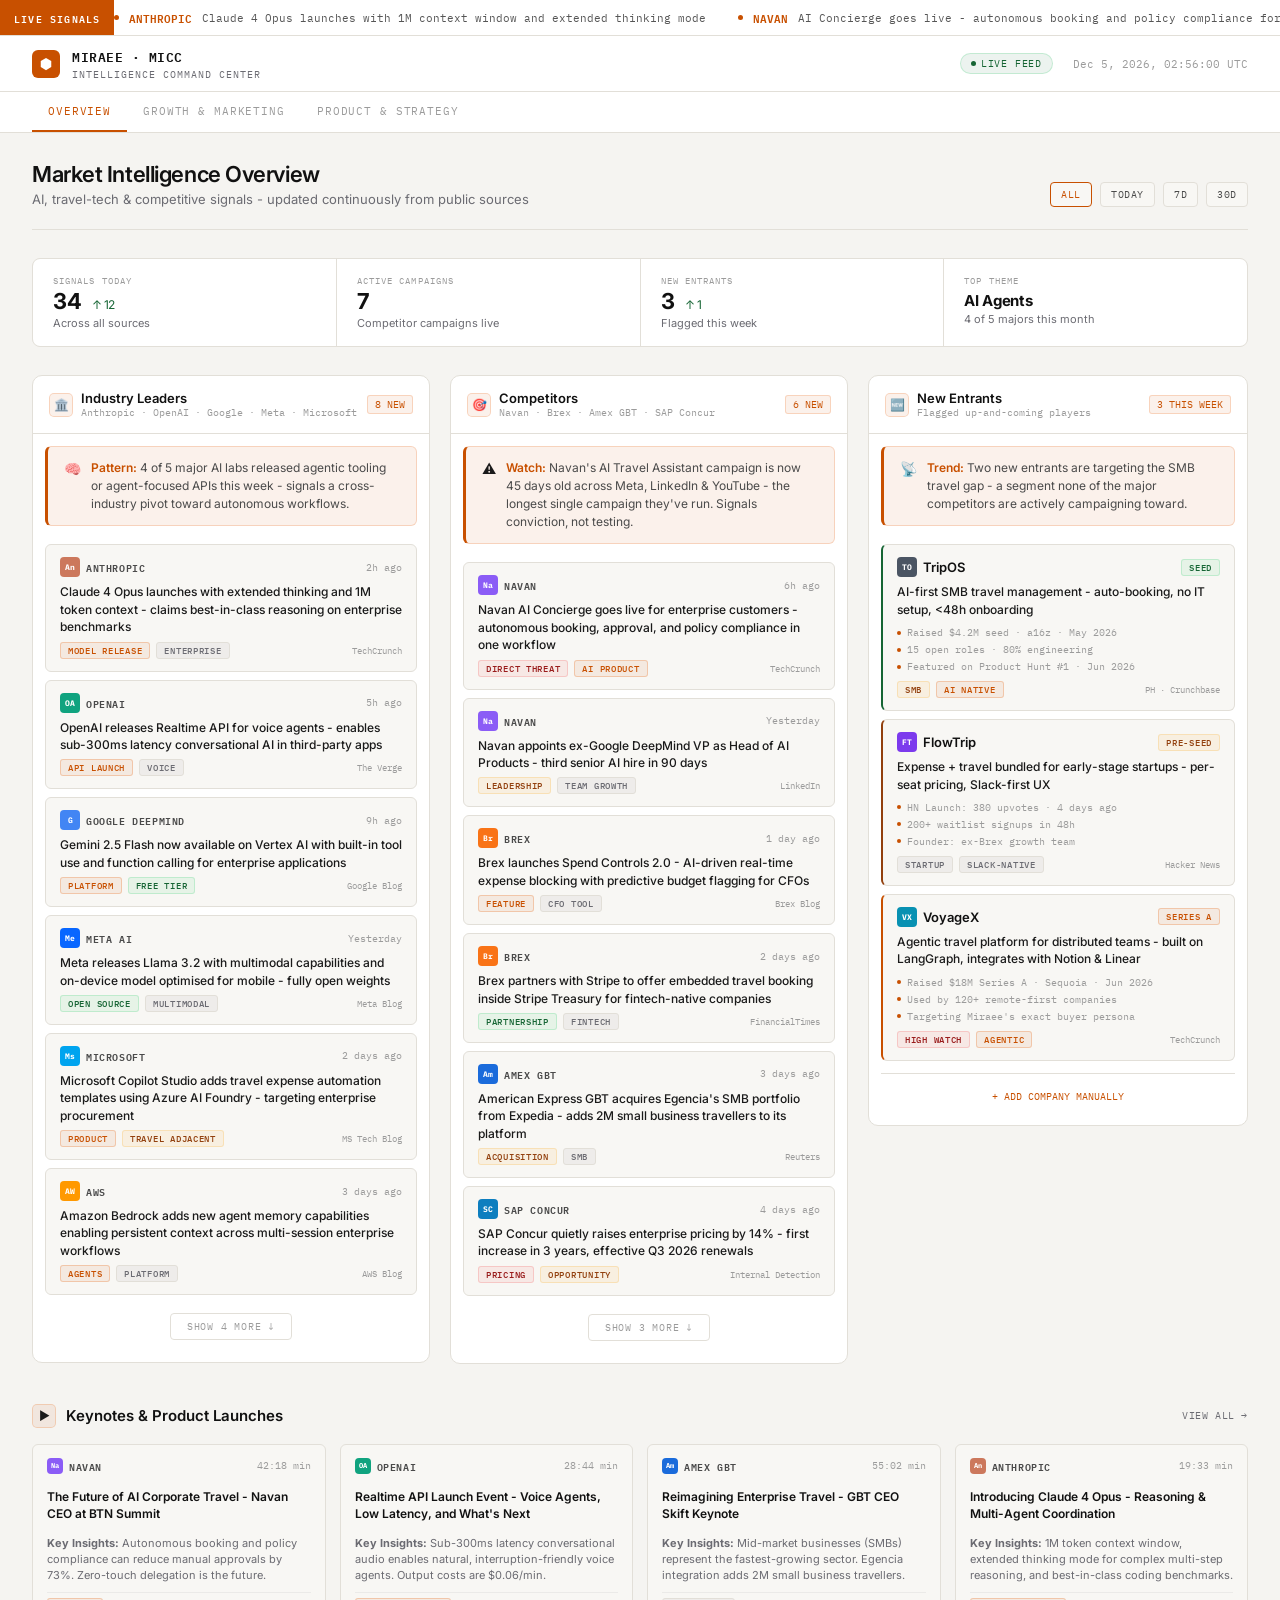
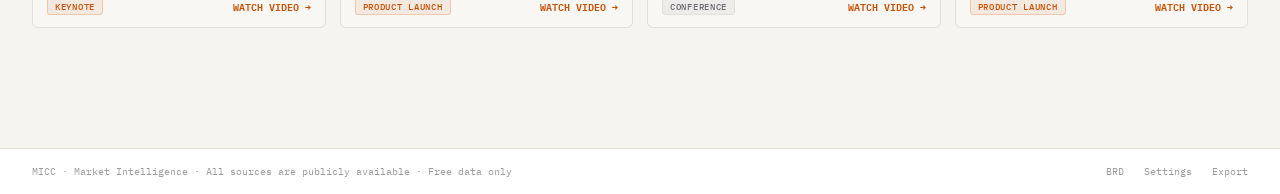
<file: News_Intelligence/Context/index.html>
<!DOCTYPE html>
<html lang="en">
<head>
  <meta charset="UTF-8" />
  <meta name="viewport" content="width=device-width, initial-scale=1.0" />
  <title>MICC · Market Intelligence</title>
  <link rel="preconnect" href="https://fonts.googleapis.com" />
  <link rel="preconnect" href="https://fonts.gstatic.com" crossorigin />
  <link href="https://fonts.googleapis.com/css2?family=IBM+Plex+Mono:wght@400;500;600&family=Inter:wght@300;400;500;600;700&display=swap" rel="stylesheet" />
  <style>
    /* ── RESET & BASE ─────────────────────────── */
    *, *::before, *::after { box-sizing: border-box; margin: 0; padding: 0; }

    :root {
      --bg:          #F5F4F1;
      --surface:     #FFFFFF;
      --surface2:    #F8F7F4;
      --surface3:    #EEECEA;
      --border:      #E2DFD8;
      --border2:     #CCC9C0;
      --orange:      #C85000;
      --orange-dim:  #FCEEE6;
      --orange-glow: rgba(200,80,0,0.08);
      --slate:       #6B6B72;
      --muted:       #9B9B9B;
      --text:        #1A1A1A;
      --text-dim:    #4A4A4A;
      --white:       #111111;
      --green:       #166534;
      --green-dim:   rgba(22,101,52,0.08);
      --amber:       #92400E;
      --red:         #991B1B;
      --mono:        'IBM Plex Mono', monospace;
      --sans:        'Inter', sans-serif;
    }

    html { font-size: 14px; scroll-behavior: smooth; }

    body {
      background: var(--bg);
      color: var(--text);
      font-family: var(--sans);
      min-height: 100vh;
      -webkit-font-smoothing: antialiased;
    }

    /* ── TICKER BAR ───────────────────────────── */
    .ticker-wrap {
      background: var(--surface);
      border-bottom: 1px solid var(--border);
      overflow: hidden;
      height: 36px;
      display: flex;
      align-items: center;
      position: sticky;
      top: 0;
      z-index: 100;
    }

    .ticker-label {
      background: var(--orange);
      color: #fff;
      font-family: var(--mono);
      font-size: 10px;
      font-weight: 600;
      letter-spacing: 0.12em;
      padding: 0 14px;
      height: 100%;
      display: flex;
      align-items: center;
      flex-shrink: 0;
      white-space: nowrap;
      z-index: 1;
    }

    .ticker-track {
      display: flex;
      white-space: nowrap;
      animation: ticker-scroll 60s linear infinite;
      will-change: transform;
    }

    .ticker-track:hover { animation-play-state: paused; }

    .ticker-item {
      font-family: var(--mono);
      font-size: 11px;
      color: #555;
      padding: 0 32px 0 0;
      display: inline-flex;
      align-items: center;
      gap: 10px;
    }

    .ticker-item .t-dot {
      width: 5px;
      height: 5px;
      border-radius: 50%;
      background: var(--orange);
      flex-shrink: 0;
    }

    .ticker-item .t-co {
      color: var(--orange);
      font-weight: 600;
    }

    @keyframes ticker-scroll {
      0%   { transform: translateX(0); }
      100% { transform: translateX(-50%); }
    }

    /* ── HEADER ───────────────────────────────── */
    header {
      background: var(--surface);
      border-bottom: 1px solid var(--border);
      padding: 0 32px;
      display: flex;
      align-items: center;
      justify-content: space-between;
      height: 56px;
    }

    .logo {
      display: flex;
      align-items: center;
      gap: 12px;
    }

    .logo-mark {
      width: 28px;
      height: 28px;
      background: var(--orange);
      border-radius: 6px;
      display: flex;
      align-items: center;
      justify-content: center;
    }

    .logo-mark svg {
      width: 14px;
      height: 14px;
      fill: #fff;
    }

    .logo-text {
      font-family: var(--mono);
      font-size: 13px;
      font-weight: 600;
      color: var(--white);
      letter-spacing: 0.04em;
    }

    .logo-sub {
      font-family: var(--mono);
      font-size: 10px;
      color: var(--slate);
      letter-spacing: 0.1em;
      text-transform: uppercase;
    }

    .header-right {
      display: flex;
      align-items: center;
      gap: 20px;
    }

    .header-badge {
      font-family: var(--mono);
      font-size: 10px;
      color: var(--green);
      background: var(--green-dim);
      border: 1px solid rgba(34,197,94,0.2);
      border-radius: 20px;
      padding: 3px 10px;
      display: flex;
      align-items: center;
      gap: 5px;
      letter-spacing: 0.08em;
    }

    .header-badge::before {
      content: '';
      width: 5px;
      height: 5px;
      background: var(--green);
      border-radius: 50%;
      animation: pulse-green 2s ease-in-out infinite;
    }

    @keyframes pulse-green {
      0%, 100% { opacity: 1; }
      50% { opacity: 0.4; }
    }

    .header-time {
      font-family: var(--mono);
      font-size: 11px;
      color: var(--muted);
    }

    /* ── NAV TABS ─────────────────────────────── */
    .nav-tabs {
      background: var(--surface);
      border-bottom: 1px solid var(--border);
      padding: 0 32px;
      display: flex;
      gap: 0;
    }

    .nav-tab {
      font-family: var(--mono);
      font-size: 11px;
      letter-spacing: 0.08em;
      color: var(--muted);
      padding: 12px 16px;
      cursor: pointer;
      border-bottom: 2px solid transparent;
      transition: color 0.15s, border-color 0.15s;
      text-transform: uppercase;
      white-space: nowrap;
    }

    .nav-tab.active {
      color: var(--orange);
      border-bottom-color: var(--orange);
    }

    .nav-tab:hover:not(.active) { color: var(--text-dim); }

    /* ── PAGE LAYOUT ──────────────────────────── */
    .page {
      max-width: 1440px;
      margin: 0 auto;
      padding: 28px 32px 60px;
    }

    /* ── PAGE HERO ────────────────────────────── */
    .page-hero {
      display: flex;
      align-items: flex-end;
      justify-content: space-between;
      margin-bottom: 28px;
      padding-bottom: 22px;
      border-bottom: 1px solid var(--border);
    }

    .page-hero-left h1 {
      font-size: 22px;
      font-weight: 600;
      color: var(--white);
      letter-spacing: -0.02em;
      line-height: 1.2;
    }

    .page-hero-left p {
      font-size: 13px;
      color: var(--slate);
      margin-top: 4px;
    }

    .filter-row {
      display: flex;
      gap: 8px;
      align-items: center;
    }

    .filter-chip {
      font-family: var(--mono);
      font-size: 10px;
      color: var(--text-dim);
      background: var(--surface2);
      border: 1px solid var(--border);
      border-radius: 4px;
      padding: 5px 10px;
      cursor: pointer;
      letter-spacing: 0.06em;
      transition: border-color 0.15s, color 0.15s;
    }

    .filter-chip:hover, .filter-chip.active {
      border-color: var(--orange);
      color: var(--orange);
    }

    /* ── STATS STRIP ──────────────────────────── */
    .stats-strip {
      display: grid;
      grid-template-columns: repeat(4, 1fr);
      gap: 1px;
      background: var(--border);
      border: 1px solid var(--border);
      border-radius: 8px;
      overflow: hidden;
      margin-bottom: 28px;
    }

    .stat-cell {
      background: var(--surface);
      padding: 16px 20px;
      display: flex;
      flex-direction: column;
      gap: 4px;
    }

    .stat-label {
      font-family: var(--mono);
      font-size: 9px;
      letter-spacing: 0.12em;
      color: var(--muted);
      text-transform: uppercase;
    }

    .stat-value {
      font-size: 22px;
      font-weight: 700;
      color: var(--white);
      letter-spacing: -0.02em;
      line-height: 1;
    }

    .stat-value span {
      font-size: 12px;
      font-weight: 400;
      color: var(--green);
      margin-left: 6px;
    }

    .stat-sub {
      font-size: 11px;
      color: var(--slate);
    }

    /* ── SECTION HEADER ───────────────────────── */
    .section-header {
      display: flex;
      align-items: center;
      justify-content: space-between;
      margin-bottom: 16px;
      margin-top: 36px;
    }

    .section-header:first-of-type { margin-top: 0; }

    .section-title {
      display: flex;
      align-items: center;
      gap: 10px;
    }

    .section-eyebrow {
      font-family: var(--mono);
      font-size: 9px;
      letter-spacing: 0.14em;
      color: var(--orange);
      text-transform: uppercase;
      font-weight: 600;
    }

    .section-name {
      font-size: 15px;
      font-weight: 600;
      color: var(--white);
    }

    .section-count {
      font-family: var(--mono);
      font-size: 10px;
      color: var(--muted);
      background: var(--surface2);
      border: 1px solid var(--border);
      border-radius: 3px;
      padding: 2px 7px;
    }

    .section-link {
      font-family: var(--mono);
      font-size: 10px;
      color: var(--slate);
      cursor: pointer;
      letter-spacing: 0.06em;
      transition: color 0.15s;
      text-decoration: none;
    }

    .section-link:hover { color: var(--orange); }

    /* ── THREE-COLUMN GRID ────────────────────── */
    .main-grid {
      display: grid;
      grid-template-columns: 1fr 1fr 380px;
      gap: 20px;
      align-items: start;
    }

    /* ── NEWS CARD ────────────────────────────── */
    .news-card {
      background: var(--surface);
      border: 1px solid var(--border);
      border-radius: 8px;
      overflow: hidden;
      transition: border-color 0.15s;
      cursor: pointer;
    }

    .news-card:hover { border-color: var(--border2); }

    .news-card-top {
      padding: 14px 16px;
    }

    .news-card-meta {
      display: flex;
      align-items: center;
      justify-content: space-between;
      margin-bottom: 8px;
    }

    .news-company-badge {
      display: flex;
      align-items: center;
      gap: 6px;
    }

    .company-logo {
      width: 20px;
      height: 20px;
      border-radius: 4px;
      display: flex;
      align-items: center;
      justify-content: center;
      font-family: var(--mono);
      font-size: 8px;
      font-weight: 700;
      color: #fff;
      flex-shrink: 0;
    }

    .company-name {
      font-family: var(--mono);
      font-size: 10px;
      font-weight: 600;
      color: var(--text-dim);
      letter-spacing: 0.06em;
    }

    .news-time {
      font-family: var(--mono);
      font-size: 10px;
      color: var(--muted);
    }

    .news-headline {
      font-size: 13px;
      font-weight: 500;
      color: var(--text);
      line-height: 1.5;
      margin-bottom: 8px;
    }

    .news-summary {
      font-size: 12px;
      color: var(--slate);
      line-height: 1.55;
    }

    .news-card-footer {
      padding: 8px 16px;
      border-top: 1px solid var(--border);
      display: flex;
      align-items: center;
      justify-content: space-between;
      background: var(--surface2);
    }

    .news-tags {
      display: flex;
      gap: 6px;
    }

    .tag {
      font-family: var(--mono);
      font-size: 9px;
      letter-spacing: 0.08em;
      padding: 2px 7px;
      border-radius: 3px;
      font-weight: 500;
    }

    .tag-orange { background: var(--orange-glow); color: var(--orange); border: 1px solid rgba(232,93,4,0.25); }
    .tag-slate  { background: var(--surface3); color: var(--slate); border: 1px solid var(--border); }
    .tag-green  { background: rgba(34,197,94,0.08); color: var(--green); border: 1px solid rgba(34,197,94,0.2); }
    .tag-amber  { background: rgba(245,158,11,0.08); color: var(--amber); border: 1px solid rgba(245,158,11,0.2); }
    .tag-red    { background: rgba(239,68,68,0.08); color: var(--red); border: 1px solid rgba(239,68,68,0.2); }

    .news-source {
      font-family: var(--mono);
      font-size: 9px;
      color: var(--muted);
    }

    /* ── CARD STACKS (per section col) ───────── */
    .card-stack {
      display: flex;
      flex-direction: column;
      gap: 10px;
    }

    /* ── NEW ENTRANTS COL ─────────────────────── */
    .entrant-card {
      background: var(--surface);
      border: 1px solid var(--border);
      border-radius: 8px;
      padding: 14px 16px;
      transition: border-color 0.15s;
      cursor: pointer;
    }

    .entrant-card:hover { border-color: var(--orange-dim); }

    .entrant-header {
      display: flex;
      align-items: flex-start;
      justify-content: space-between;
      margin-bottom: 8px;
    }

    .entrant-name {
      font-size: 13px;
      font-weight: 600;
      color: var(--white);
    }

    .entrant-stage {
      font-family: var(--mono);
      font-size: 9px;
      color: var(--green);
      background: var(--green-dim);
      border: 1px solid rgba(34,197,94,0.2);
      border-radius: 3px;
      padding: 2px 7px;
      letter-spacing: 0.06em;
    }

    .entrant-desc {
      font-size: 12px;
      color: var(--slate);
      line-height: 1.5;
      margin-bottom: 10px;
    }

    .entrant-signals {
      display: flex;
      flex-direction: column;
      gap: 4px;
    }

    .entrant-signal {
      display: flex;
      align-items: center;
      gap: 6px;
      font-family: var(--mono);
      font-size: 10px;
      color: var(--text-dim);
    }

    .signal-dot {
      width: 4px;
      height: 4px;
      border-radius: 50%;
      background: var(--orange);
      flex-shrink: 0;
    }

    .entrant-card .news-card-footer {
      margin: 12px -16px -14px;
      border-radius: 0 0 8px 8px;
    }

    /* ── INSIGHT BANNER ───────────────────────── */
    .insight-banner {
      background: var(--orange-glow);
      border: 1px solid rgba(232,93,4,0.2);
      border-left: 3px solid var(--orange);
      border-radius: 6px;
      padding: 12px 16px;
      display: flex;
      gap: 10px;
      align-items: flex-start;
      margin-bottom: 10px;
    }

    .insight-icon {
      font-size: 14px;
      flex-shrink: 0;
      margin-top: 1px;
    }

    .insight-text {
      font-size: 12px;
      color: var(--text-dim);
      line-height: 1.5;
    }

    .insight-text strong {
      color: var(--orange);
      font-weight: 600;
    }

    /* ── SECTION DIVIDER ──────────────────────── */
    .section-divider {
      height: 1px;
      background: var(--border);
      margin: 32px 0;
    }

    /* ── VIDEO CAROUSEL ───────────────────────── */
    .video-section {
      margin-top: 36px;
    }

    .video-grid {
      display: grid;
      grid-template-columns: repeat(4, 1fr);
      gap: 14px;
    }

    .video-card {
      background: var(--surface);
      border: 1px solid var(--border);
      border-radius: 8px;
      overflow: hidden;
      cursor: pointer;
      transition: border-color 0.15s, transform 0.15s;
    }

    .video-card:hover {
      border-color: var(--border2);
      transform: translateY(-2px);
    }

    .video-thumb {
      position: relative;
      aspect-ratio: 16/9;
      overflow: hidden;
    }

    .video-thumb-bg {
      width: 100%;
      height: 100%;
      display: flex;
      align-items: center;
      justify-content: center;
      font-size: 28px;
      position: relative;
    }

    .video-thumb-overlay {
      position: absolute;
      inset: 0;
      background: linear-gradient(to bottom, transparent 40%, rgba(0,0,0,0.45) 100%);
    }

    .video-play {
      position: absolute;
      top: 50%;
      left: 50%;
      transform: translate(-50%, -50%);
      width: 40px;
      height: 40px;
      border-radius: 50%;
      background: rgba(232,93,4,0.9);
      display: flex;
      align-items: center;
      justify-content: center;
      transition: background 0.15s, transform 0.15s;
    }

    .video-card:hover .video-play {
      background: var(--orange);
      transform: translate(-50%, -50%) scale(1.08);
    }

    .video-play svg {
      width: 14px;
      height: 14px;
      fill: white;
      margin-left: 2px;
    }

    .video-duration {
      position: absolute;
      bottom: 8px;
      right: 8px;
      background: rgba(0,0,0,0.65);
      color: #fff;
      font-family: var(--mono);
      font-size: 10px;
      padding: 2px 6px;
      border-radius: 3px;
    }

    .video-type-badge {
      position: absolute;
      top: 8px;
      left: 8px;
      font-family: var(--mono);
      font-size: 9px;
      font-weight: 600;
      letter-spacing: 0.08em;
      padding: 2px 8px;
      border-radius: 3px;
    }

    .video-body {
      padding: 12px 14px;
    }

    .video-company {
      display: flex;
      align-items: center;
      gap: 6px;
      margin-bottom: 6px;
    }

    .video-company-name {
      font-family: var(--mono);
      font-size: 10px;
      color: var(--slate);
      font-weight: 500;
    }

    .video-title {
      font-size: 12px;
      font-weight: 500;
      color: var(--text);
      line-height: 1.45;
      margin-bottom: 6px;
    }

    .video-meta {
      font-family: var(--mono);
      font-size: 10px;
      color: var(--muted);
    }

    /* ── COMPETITOR SECTION ACCENT ────────────── */
    .col-header-accent {
      display: flex;
      align-items: center;
      gap: 8px;
      margin-bottom: 10px;
    }

    .col-header-line {
      flex: 1;
      height: 1px;
      background: var(--border);
    }

    /* ── SCROLLABLE SECTION ───────────────────── */
    .scroll-more {
      text-align: center;
      padding: 10px;
    }

    .scroll-more button {
      background: none;
      border: 1px solid var(--border);
      border-radius: 4px;
      color: var(--muted);
      font-family: var(--mono);
      font-size: 10px;
      letter-spacing: 0.08em;
      padding: 6px 16px;
      cursor: pointer;
      transition: border-color 0.15s, color 0.15s;
    }

    .scroll-more button:hover {
      border-color: var(--orange);
      color: var(--orange);
    }

    /* ── MINI COMPANY LOGO COLORS ─────────────── */
    .logo-anthropic { background: #CC785C; }
    .logo-openai    { background: #10A37F; }
    .logo-google    { background: #4285F4; }
    .logo-meta      { background: #0866FF; }
    .logo-microsoft { background: #00A4EF; }
    .logo-amazon    { background: #FF9900; }
    .logo-navan     { background: #8B5CF6; }
    .logo-brex      { background: #F97316; }
    .logo-amex      { background: #1A6BDB; }
    .logo-sap       { background: #0D7EBF; }
    .logo-default   { background: #4B5563; }

    /* ── GRID COLUMN WRAPPERS ─────────────────── */
    .grid-col-inner {
      background: var(--surface);
      border: 1px solid var(--border);
      border-radius: 10px;
      overflow: hidden;
    }

    .grid-col-heading {
      padding: 14px 16px;
      border-bottom: 1px solid var(--border);
      display: flex;
      align-items: center;
      justify-content: space-between;
    }

    .grid-col-heading-left {
      display: flex;
      align-items: center;
      gap: 8px;
    }

    .col-icon {
      width: 24px;
      height: 24px;
      border-radius: 5px;
      background: var(--orange-glow);
      border: 1px solid rgba(232,93,4,0.2);
      display: flex;
      align-items: center;
      justify-content: center;
      font-size: 12px;
    }

    .col-title {
      font-size: 13px;
      font-weight: 600;
      color: var(--white);
    }

    .col-subtitle {
      font-family: var(--mono);
      font-size: 10px;
      color: var(--muted);
    }

    .col-count-badge {
      font-family: var(--mono);
      font-size: 10px;
      color: var(--orange);
      background: var(--orange-glow);
      border: 1px solid rgba(232,93,4,0.2);
      border-radius: 3px;
      padding: 2px 7px;
    }

    .grid-col-body {
      padding: 12px;
      display: flex;
      flex-direction: column;
      gap: 8px;
    }

    /* flat card inside col body */
    .flat-card {
      background: var(--surface2);
      border: 1px solid var(--border);
      border-radius: 6px;
      padding: 12px 14px;
      transition: border-color 0.15s;
      cursor: pointer;
    }

    .flat-card:hover { border-color: var(--border2); }

    .flat-card-meta {
      display: flex;
      align-items: center;
      justify-content: space-between;
      margin-bottom: 6px;
    }

    .flat-card-company {
      display: flex;
      align-items: center;
      gap: 6px;
    }

    .flat-card-headline {
      font-size: 12px;
      font-weight: 500;
      color: var(--text);
      line-height: 1.45;
      margin-bottom: 6px;
    }

    .flat-card-footer {
      display: flex;
      align-items: center;
      justify-content: space-between;
    }

    /* ── TREND PILL ───────────────────────────── */
    .trend-up   { color: var(--green); }
    .trend-down { color: var(--red); }
    .trend-neutral { color: var(--amber); }

    /* ── FOOTER ───────────────────────────────── */
    footer {
      border-top: 1px solid var(--border);
      padding: 16px 32px;
      display: flex;
      align-items: center;
      justify-content: space-between;
      background: var(--surface);
      margin-top: 60px;
    }

    .footer-left {
      font-family: var(--mono);
      font-size: 10px;
      color: var(--muted);
    }

    .footer-right {
      font-family: var(--mono);
      font-size: 10px;
      color: var(--muted);
      display: flex;
      gap: 20px;
    }

    .footer-right a { color: var(--muted); text-decoration: none; }
    .footer-right a:hover { color: var(--orange); }

    /* ── RESPONSIVE ───────────────────────────── */
    @media (max-width: 1100px) {
      .main-grid { grid-template-columns: 1fr 1fr; }
      .main-grid > *:nth-child(3) { grid-column: 1 / -1; }
      .video-grid { grid-template-columns: repeat(2, 1fr); }
    }

    @media (max-width: 700px) {
      .main-grid { grid-template-columns: 1fr; }
      .main-grid > *:nth-child(3) { grid-column: auto; }
      .stats-strip { grid-template-columns: repeat(2, 1fr); }
      .video-grid { grid-template-columns: 1fr; }
      header { padding: 0 16px; }
      .page { padding: 20px 16px 60px; }
    }

    @media (prefers-reduced-motion: reduce) {
      .ticker-track { animation: none; }
    }
  </style>
</head>
<body>

  <!-- ── TICKER ───────────────────────────────── -->
  <div class="ticker-wrap">
    <div class="ticker-label">LIVE SIGNALS</div>
    <div style="overflow:hidden;flex:1">
      <div class="ticker-track" id="ticker">
        <!-- duplicated for seamless loop via JS -->
      </div>
    </div>
  </div>

  <!-- ── HEADER ───────────────────────────────── -->
  <header>
    <div class="logo">
      <div class="logo-mark">
        <svg viewBox="0 0 16 16"><path d="M8 1L14 4.5V11.5L8 15L2 11.5V4.5L8 1Z"/></svg>
      </div>
      <div>
        <div class="logo-text">MIRAEE · MICC</div>
        <div class="logo-sub">Intelligence Command Center</div>
      </div>
    </div>
    <div class="header-right">
      <div class="header-badge">LIVE FEED</div>
      <div class="header-time" id="clock">-</div>
    </div>
  </header>

  <!-- ── NAV TABS ─────────────────────────────── -->
  <nav class="nav-tabs">
    <div class="nav-tab active" data-tab="overview">OVERVIEW</div>
    <div class="nav-tab" data-tab="growth-marketing">GROWTH & MARKETING</div>
    <div class="nav-tab" data-tab="product-strategy">PRODUCT & STRATEGY</div>
  </nav>

  <!-- ── PAGE ─────────────────────────────────── -->
  <main class="page">

    <!-- ── OVERVIEW TAB VIEW ────────────────────── -->
    <div id="view-overview" class="tab-view">
      <!-- Hero row -->
      <div class="page-hero">
      <div class="page-hero-left">
        <h1>Market Intelligence Overview</h1>
        <p>AI, travel-tech &amp; competitive signals - updated continuously from public sources</p>
      </div>
      <div class="filter-row">
        <div class="filter-chip active">ALL</div>
        <div class="filter-chip">TODAY</div>
        <div class="filter-chip">7D</div>
        <div class="filter-chip">30D</div>
      </div>
    </div>

    <!-- Stats strip -->
    <div class="stats-strip">
      <div class="stat-cell">
        <div class="stat-label">Signals today</div>
        <div class="stat-value">34 <span>↑ 12</span></div>
        <div class="stat-sub">Across all sources</div>
      </div>
      <div class="stat-cell">
        <div class="stat-label">Active campaigns</div>
        <div class="stat-value">7</div>
        <div class="stat-sub">Competitor campaigns live</div>
      </div>
      <div class="stat-cell">
        <div class="stat-label">New entrants</div>
        <div class="stat-value">3 <span>↑ 1</span></div>
        <div class="stat-sub">Flagged this week</div>
      </div>
      <div class="stat-cell">
        <div class="stat-label">Top theme</div>
        <div class="stat-value" style="font-size:15px;padding-top:3px;">AI Agents</div>
        <div class="stat-sub">4 of 5 majors this month</div>
      </div>
    </div>

    <!-- ── MAIN THREE-COLUMN GRID ──────────────── -->
    <div class="main-grid">

      <!-- COL 1: INDUSTRY LEADERS -->
      <div class="grid-col-inner">
        <div class="grid-col-heading">
          <div class="grid-col-heading-left">
            <div class="col-icon">🏛️</div>
            <div>
              <div class="col-title">Industry Leaders</div>
              <div class="col-subtitle">Anthropic · OpenAI · Google · Meta · Microsoft</div>
            </div>
          </div>
          <div class="col-count-badge">8 NEW</div>
        </div>
        <div class="grid-col-body">

          <div class="insight-banner">
            <div class="insight-icon">🧠</div>
            <div class="insight-text"><strong>Pattern:</strong> 4 of 5 major AI labs released agentic tooling or agent-focused APIs this week - signals a cross-industry pivot toward autonomous workflows.</div>
          </div>

          <!-- Card -->
          <div class="flat-card" onclick="openDrawer(0)" style="cursor:pointer;">
            <div class="flat-card-meta">
              <div class="flat-card-company">
                <div class="company-logo logo-anthropic">An</div>
                <span class="company-name">ANTHROPIC</span>
              </div>
              <span class="news-time">2h ago</span>
            </div>
            <div class="flat-card-headline">Claude 4 Opus launches with extended thinking and 1M token context - claims best-in-class reasoning on enterprise benchmarks</div>
            <div class="flat-card-footer">
              <div class="news-tags">
                <span class="tag tag-orange">MODEL RELEASE</span>
                <span class="tag tag-slate">ENTERPRISE</span>
              </div>
              <span class="news-source">TechCrunch</span>
            </div>
          </div>

          <div class="flat-card" onclick="openDrawer(1)" style="cursor:pointer;">
            <div class="flat-card-meta">
              <div class="flat-card-company">
                <div class="company-logo logo-openai">OA</div>
                <span class="company-name">OPENAI</span>
              </div>
              <span class="news-time">5h ago</span>
            </div>
            <div class="flat-card-headline">OpenAI releases Realtime API for voice agents - enables sub-300ms latency conversational AI in third-party apps</div>
            <div class="flat-card-footer">
              <div class="news-tags">
                <span class="tag tag-orange">API LAUNCH</span>
                <span class="tag tag-slate">VOICE</span>
              </div>
              <span class="news-source">The Verge</span>
            </div>
          </div>

          <div class="flat-card" onclick="openDrawer(2)" style="cursor:pointer;">
            <div class="flat-card-meta">
              <div class="flat-card-company">
                <div class="company-logo logo-google">G</div>
                <span class="company-name">GOOGLE DEEPMIND</span>
              </div>
              <span class="news-time">9h ago</span>
            </div>
            <div class="flat-card-headline">Gemini 2.5 Flash now available on Vertex AI with built-in tool use and function calling for enterprise applications</div>
            <div class="flat-card-footer">
              <div class="news-tags">
                <span class="tag tag-orange">PLATFORM</span>
                <span class="tag tag-green">FREE TIER</span>
              </div>
              <span class="news-source">Google Blog</span>
            </div>
          </div>

          <div class="flat-card" onclick="openDrawer(3)" style="cursor:pointer;">
            <div class="flat-card-meta">
              <div class="flat-card-company">
                <div class="company-logo logo-meta">Me</div>
                <span class="company-name">META AI</span>
              </div>
              <span class="news-time">Yesterday</span>
            </div>
            <div class="flat-card-headline">Meta releases Llama 3.2 with multimodal capabilities and on-device model optimised for mobile - fully open weights</div>
            <div class="flat-card-footer">
              <div class="news-tags">
                <span class="tag tag-green">OPEN SOURCE</span>
                <span class="tag tag-slate">MULTIMODAL</span>
              </div>
              <span class="news-source">Meta Blog</span>
            </div>
          </div>

          <div class="flat-card" onclick="openDrawer(4)" style="cursor:pointer;">
            <div class="flat-card-meta">
              <div class="flat-card-company">
                <div class="company-logo logo-microsoft">Ms</div>
                <span class="company-name">MICROSOFT</span>
              </div>
              <span class="news-time">2 days ago</span>
            </div>
            <div class="flat-card-headline">Microsoft Copilot Studio adds travel expense automation templates using Azure AI Foundry - targeting enterprise procurement</div>
            <div class="flat-card-footer">
              <div class="news-tags">
                <span class="tag tag-orange">PRODUCT</span>
                <span class="tag tag-amber">TRAVEL ADJACENT</span>
              </div>
              <span class="news-source">MS Tech Blog</span>
            </div>
          </div>

          <div class="flat-card" onclick="openDrawer(5)" style="cursor:pointer;">
            <div class="flat-card-meta">
              <div class="flat-card-company">
                <div class="company-logo logo-amazon">AW</div>
                <span class="company-name">AWS</span>
              </div>
              <span class="news-time">3 days ago</span>
            </div>
            <div class="flat-card-headline">Amazon Bedrock adds new agent memory capabilities enabling persistent context across multi-session enterprise workflows</div>
            <div class="flat-card-footer">
              <div class="news-tags">
                <span class="tag tag-orange">AGENTS</span>
                <span class="tag tag-slate">PLATFORM</span>
              </div>
              <span class="news-source">AWS Blog</span>
            </div>
          </div>

          <div class="scroll-more"><button onclick="showMore(this,'leaders')">SHOW 4 MORE ↓</button></div>
        </div>
      </div>

      <!-- COL 2: COMPETITORS -->
      <div class="grid-col-inner">
        <div class="grid-col-heading">
          <div class="grid-col-heading-left">
            <div class="col-icon">🎯</div>
            <div>
              <div class="col-title">Competitors</div>
              <div class="col-subtitle">Navan · Brex · Amex GBT · SAP Concur</div>
            </div>
          </div>
          <div class="col-count-badge">6 NEW</div>
        </div>
        <div class="grid-col-body">

          <div class="insight-banner">
            <div class="insight-icon">⚠️</div>
            <div class="insight-text"><strong>Watch:</strong> Navan's AI Travel Assistant campaign is now 45 days old across Meta, LinkedIn &amp; YouTube - the longest single campaign they've run. Signals conviction, not testing.</div>
          </div>

          <!-- Navan -->
          <div class="flat-card" onclick="openDrawer(6)" style="cursor:pointer;">
            <div class="flat-card-meta">
              <div class="flat-card-company">
                <div class="company-logo logo-navan">Na</div>
                <span class="company-name">NAVAN</span>
              </div>
              <span class="news-time">6h ago</span>
            </div>
            <div class="flat-card-headline">Navan AI Concierge goes live for enterprise customers - autonomous booking, approval, and policy compliance in one workflow</div>
            <div class="flat-card-footer">
              <div class="news-tags">
                <span class="tag tag-red">DIRECT THREAT</span>
                <span class="tag tag-orange">AI PRODUCT</span>
              </div>
              <span class="news-source">TechCrunch</span>
            </div>
          </div>

          <div class="flat-card" onclick="openDrawer(7)" style="cursor:pointer;">
            <div class="flat-card-meta">
              <div class="flat-card-company">
                <div class="company-logo logo-navan">Na</div>
                <span class="company-name">NAVAN</span>
              </div>
              <span class="news-time">Yesterday</span>
            </div>
            <div class="flat-card-headline">Navan appoints ex-Google DeepMind VP as Head of AI Products - third senior AI hire in 90 days</div>
            <div class="flat-card-footer">
              <div class="news-tags">
                <span class="tag tag-amber">LEADERSHIP</span>
                <span class="tag tag-slate">TEAM GROWTH</span>
              </div>
              <span class="news-source">LinkedIn</span>
            </div>
          </div>

          <!-- Brex -->
          <div class="flat-card" onclick="openDrawer(8)" style="cursor:pointer;">
            <div class="flat-card-meta">
              <div class="flat-card-company">
                <div class="company-logo logo-brex">Br</div>
                <span class="company-name">BREX</span>
              </div>
              <span class="news-time">1 day ago</span>
            </div>
            <div class="flat-card-headline">Brex launches Spend Controls 2.0 - AI-driven real-time expense blocking with predictive budget flagging for CFOs</div>
            <div class="flat-card-footer">
              <div class="news-tags">
                <span class="tag tag-orange">FEATURE</span>
                <span class="tag tag-slate">CFO TOOL</span>
              </div>
              <span class="news-source">Brex Blog</span>
            </div>
          </div>

          <div class="flat-card" onclick="openDrawer(9)" style="cursor:pointer;">
            <div class="flat-card-meta">
              <div class="flat-card-company">
                <div class="company-logo logo-brex">Br</div>
                <span class="company-name">BREX</span>
              </div>
              <span class="news-time">2 days ago</span>
            </div>
            <div class="flat-card-headline">Brex partners with Stripe to offer embedded travel booking inside Stripe Treasury for fintech-native companies</div>
            <div class="flat-card-footer">
              <div class="news-tags">
                <span class="tag tag-green">PARTNERSHIP</span>
                <span class="tag tag-slate">FINTECH</span>
              </div>
              <span class="news-source">FinancialTimes</span>
            </div>
          </div>

          <!-- Amex GBT -->
          <div class="flat-card" onclick="openDrawer(10)" style="cursor:pointer;">
            <div class="flat-card-meta">
              <div class="flat-card-company">
                <div class="company-logo logo-amex">Am</div>
                <span class="company-name">AMEX GBT</span>
              </div>
              <span class="news-time">3 days ago</span>
            </div>
            <div class="flat-card-headline">American Express GBT acquires Egencia's SMB portfolio from Expedia - adds 2M small business travellers to its platform</div>
            <div class="flat-card-footer">
              <div class="news-tags">
                <span class="tag tag-amber">ACQUISITION</span>
                <span class="tag tag-slate">SMB</span>
              </div>
              <span class="news-source">Reuters</span>
            </div>
          </div>

          <!-- SAP Concur -->
          <div class="flat-card" onclick="openDrawer(11)" style="cursor:pointer;">
            <div class="flat-card-meta">
              <div class="flat-card-company">
                <div class="company-logo logo-sap">SC</div>
                <span class="company-name">SAP CONCUR</span>
              </div>
              <span class="news-time">4 days ago</span>
            </div>
            <div class="flat-card-headline">SAP Concur quietly raises enterprise pricing by 14% - first increase in 3 years, effective Q3 2026 renewals</div>
            <div class="flat-card-footer">
              <div class="news-tags">
                <span class="tag tag-red">PRICING</span>
                <span class="tag tag-amber">OPPORTUNITY</span>
              </div>
              <span class="news-source">Internal Detection</span>
            </div>
          </div>

          <div class="scroll-more"><button onclick="showMore(this,'competitors')">SHOW 3 MORE ↓</button></div>
        </div>
      </div>

      <!-- COL 3: NEW ENTRANTS -->
      <div class="grid-col-inner">
        <div class="grid-col-heading">
          <div class="grid-col-heading-left">
            <div class="col-icon">🆕</div>
            <div>
              <div class="col-title">New Entrants</div>
              <div class="col-subtitle">Flagged up-and-coming players</div>
            </div>
          </div>
          <div class="col-count-badge">3 THIS WEEK</div>
        </div>
        <div class="grid-col-body">

          <div class="insight-banner">
            <div class="insight-icon">📡</div>
            <div class="insight-text"><strong>Trend:</strong> Two new entrants are targeting the SMB travel gap - a segment none of the major competitors are actively campaigning toward.</div>
          </div>

          <!-- Entrant 1 -->
          <div class="flat-card" onclick="openDrawer(12)" style="cursor:pointer;border-left: 2px solid var(--green);">
            <div class="flat-card-meta">
              <div class="flat-card-company">
                <div class="company-logo logo-default">TO</div>
                <div>
                  <div style="font-size:13px;font-weight:600;color:var(--white)">TripOS</div>
                </div>
              </div>
              <span class="tag tag-green">SEED</span>
            </div>
            <div class="flat-card-headline" style="margin-top:4px">AI-first SMB travel management - auto-booking, no IT setup, &lt;48h onboarding</div>
            <div style="margin: 8px 0; display:flex; flex-direction:column; gap:4px;">
              <div class="entrant-signal"><div class="signal-dot"></div><span class="news-time">Raised $4.2M seed · a16z · May 2026</span></div>
              <div class="entrant-signal"><div class="signal-dot"></div><span class="news-time">15 open roles · 80% engineering</span></div>
              <div class="entrant-signal"><div class="signal-dot"></div><span class="news-time">Featured on Product Hunt #1 · Jun 2026</span></div>
            </div>
            <div class="flat-card-footer">
              <div class="news-tags">
                <span class="tag tag-amber">SMB</span>
                <span class="tag tag-orange">AI NATIVE</span>
              </div>
              <span class="news-source">PH · Crunchbase</span>
            </div>
          </div>

          <!-- Entrant 2 -->
          <div class="flat-card" onclick="openDrawer(13)" style="cursor:pointer;border-left: 2px solid var(--amber);">
            <div class="flat-card-meta">
              <div class="flat-card-company">
                <div class="company-logo" style="background:#7C3AED">FT</div>
                <div>
                  <div style="font-size:13px;font-weight:600;color:var(--white)">FlowTrip</div>
                </div>
              </div>
              <span class="tag tag-amber">PRE-SEED</span>
            </div>
            <div class="flat-card-headline" style="margin-top:4px">Expense + travel bundled for early-stage startups - per-seat pricing, Slack-first UX</div>
            <div style="margin: 8px 0; display:flex; flex-direction:column; gap:4px;">
              <div class="entrant-signal"><div class="signal-dot"></div><span class="news-time">HN Launch: 380 upvotes · 4 days ago</span></div>
              <div class="entrant-signal"><div class="signal-dot"></div><span class="news-time">200+ waitlist signups in 48h</span></div>
              <div class="entrant-signal"><div class="signal-dot"></div><span class="news-time">Founder: ex-Brex growth team</span></div>
            </div>
            <div class="flat-card-footer">
              <div class="news-tags">
                <span class="tag tag-slate">STARTUP</span>
                <span class="tag tag-slate">SLACK-NATIVE</span>
              </div>
              <span class="news-source">Hacker News</span>
            </div>
          </div>

          <!-- Entrant 3 -->
          <div class="flat-card" onclick="openDrawer(14)" style="cursor:pointer;border-left: 2px solid var(--orange);">
            <div class="flat-card-meta">
              <div class="flat-card-company">
                <div class="company-logo" style="background:#0891B2">VX</div>
                <div>
                  <div style="font-size:13px;font-weight:600;color:var(--white)">VoyageX</div>
                </div>
              </div>
              <span class="tag tag-orange">SERIES A</span>
            </div>
            <div class="flat-card-headline" style="margin-top:4px">Agentic travel platform for distributed teams - built on LangGraph, integrates with Notion &amp; Linear</div>
            <div style="margin: 8px 0; display:flex; flex-direction:column; gap:4px;">
              <div class="entrant-signal"><div class="signal-dot"></div><span class="news-time">Raised $18M Series A · Sequoia · Jun 2026</span></div>
              <div class="entrant-signal"><div class="signal-dot"></div><span class="news-time">Used by 120+ remote-first companies</span></div>
              <div class="entrant-signal"><div class="signal-dot"></div><span class="news-time">Targeting Miraee's exact buyer persona</span></div>
            </div>
            <div class="flat-card-footer">
              <div class="news-tags">
                <span class="tag tag-red">HIGH WATCH</span>
                <span class="tag tag-orange">AGENTIC</span>
              </div>
              <span class="news-source">TechCrunch</span>
            </div>
          </div>

          <div style="padding: 10px 0 4px; border-top: 1px solid var(--border); margin: 4px 0 0;">
            <div style="font-family: var(--mono); font-size: 10px; color: var(--muted); text-align: center; padding: 6px 0;"><span onclick="openAdd()" style="cursor:pointer;color:var(--orange);">+ ADD COMPANY MANUALLY</span></div>
          </div>

        </div>
      </div>

    </div><!-- /main-grid -->

    <!-- ── VIDEO CAROUSEL ──────────────────────── -->
    <div class="video-section">
      <div class="section-header" style="margin-top: 40px;">
        <div class="section-title">
          <div class="col-icon">▶️</div>
          <div>
            <div class="col-title" style="font-size: 15px;">Keynotes &amp; Product Launches</div>
          </div>
        </div>
        <a href="#" class="section-link">VIEW ALL →</a>
      </div>

      <div class="video-grid">

        <!-- Video 1 -->
        <div class="flat-card" onclick="openVideo(0)" style="cursor:pointer; display: flex; flex-direction: column; gap: 8px; justify-content: space-between; min-height: 180px;">
          <div class="flat-card-meta">
            <div class="flat-card-company">
              <div class="company-logo logo-navan" style="width:16px;height:16px;font-size:7px;">Na</div>
              <span class="company-name">NAVAN</span>
            </div>
            <span class="news-time">42:18 min</span>
          </div>
          <div class="flat-card-headline" style="font-weight:600; font-size:12px; line-height:1.4; color:var(--white);">The Future of AI Corporate Travel - Navan CEO at BTN Summit</div>
          <div style="font-size:11px; color:var(--slate); line-height:1.45; flex-grow:1;">
            <strong>Key Insights:</strong> Autonomous booking and policy compliance can reduce manual approvals by 73%. Zero-touch delegation is the future.
          </div>
          <div class="flat-card-footer" style="margin-top:auto; padding-top:4px; border-top:1px solid rgba(0,0,0,0.05);">
            <div class="news-tags">
              <span class="tag tag-orange">KEYNOTE</span>
            </div>
            <span style="font-family:var(--mono); font-size:10px; color:var(--orange); font-weight:600;">WATCH VIDEO →</span>
          </div>
        </div>

        <!-- Video 2 -->
        <div class="flat-card" onclick="openVideo(1)" style="cursor:pointer; display: flex; flex-direction: column; gap: 8px; justify-content: space-between; min-height: 180px;">
          <div class="flat-card-meta">
            <div class="flat-card-company">
              <div class="company-logo logo-openai" style="width:16px;height:16px;font-size:7px;">OA</div>
              <span class="company-name">OPENAI</span>
            </div>
            <span class="news-time">28:44 min</span>
          </div>
          <div class="flat-card-headline" style="font-weight:600; font-size:12px; line-height:1.4; color:var(--white);">Realtime API Launch Event - Voice Agents, Low Latency, and What's Next</div>
          <div style="font-size:11px; color:var(--slate); line-height:1.45; flex-grow:1;">
            <strong>Key Insights:</strong> Sub-300ms latency conversational audio enables natural, interruption-friendly voice agents. Output costs are $0.06/min.
          </div>
          <div class="flat-card-footer" style="margin-top:auto; padding-top:4px; border-top:1px solid rgba(0,0,0,0.05);">
            <div class="news-tags">
              <span class="tag tag-orange">PRODUCT LAUNCH</span>
            </div>
            <span style="font-family:var(--mono); font-size:10px; color:var(--orange); font-weight:600;">WATCH VIDEO →</span>
          </div>
        </div>

        <!-- Video 3 -->
        <div class="flat-card" onclick="openVideo(2)" style="cursor:pointer; display: flex; flex-direction: column; gap: 8px; justify-content: space-between; min-height: 180px;">
          <div class="flat-card-meta">
            <div class="flat-card-company">
              <div class="company-logo logo-amex" style="width:16px;height:16px;font-size:7px;">Am</div>
              <span class="company-name">AMEX GBT</span>
            </div>
            <span class="news-time">55:02 min</span>
          </div>
          <div class="flat-card-headline" style="font-weight:600; font-size:12px; line-height:1.4; color:var(--white);">Reimagining Enterprise Travel - GBT CEO Skift Keynote</div>
          <div style="font-size:11px; color:var(--slate); line-height:1.45; flex-grow:1;">
            <strong>Key Insights:</strong> Mid-market businesses (SMBs) represent the fastest-growing sector. Egencia integration adds 2M small business travellers.
          </div>
          <div class="flat-card-footer" style="margin-top:auto; padding-top:4px; border-top:1px solid rgba(0,0,0,0.05);">
            <div class="news-tags">
              <span class="tag tag-slate">CONFERENCE</span>
            </div>
            <span style="font-family:var(--mono); font-size:10px; color:var(--orange); font-weight:600;">WATCH VIDEO →</span>
          </div>
        </div>

        <!-- Video 4 -->
        <div class="flat-card" onclick="openVideo(3)" style="cursor:pointer; display: flex; flex-direction: column; gap: 8px; justify-content: space-between; min-height: 180px;">
          <div class="flat-card-meta">
            <div class="flat-card-company">
              <div class="company-logo logo-anthropic" style="width:16px;height:16px;font-size:7px;">An</div>
              <span class="company-name">ANTHROPIC</span>
            </div>
            <span class="news-time">19:33 min</span>
          </div>
          <div class="flat-card-headline" style="font-weight:600; font-size:12px; line-height:1.4; color:var(--white);">Introducing Claude 4 Opus - Reasoning &amp; Multi-Agent Coordination</div>
          <div style="font-size:11px; color:var(--slate); line-height:1.45; flex-grow:1;">
            <strong>Key Insights:</strong> 1M token context window, extended thinking mode for complex multi-step reasoning, and best-in-class coding benchmarks.
          </div>
          <div class="flat-card-footer" style="margin-top:auto; padding-top:4px; border-top:1px solid rgba(0,0,0,0.05);">
            <div class="news-tags">
              <span class="tag tag-orange">PRODUCT LAUNCH</span>
            </div>
            <span style="font-family:var(--mono); font-size:10px; color:var(--orange); font-weight:600;">WATCH VIDEO →</span>
          </div>
        </div>      </div>
    </div>
    </div> <!-- /view-overview -->

    <!-- ── GROWTH & MARKETING TAB VIEW ────────── -->
    <div id="view-growth-marketing" class="tab-view" style="display:none;">
      
      <!-- Hero row -->
      <div class="page-hero">
        <div class="page-hero-left">
          <h1>Growth &amp; Marketing Intelligence</h1>
          <p>Marketing campaigns, social traffic, and business growth drivers</p>
        </div>
        <div class="filter-row">
          <div class="filter-chip active">ALL</div>
          <div class="filter-chip">CORE</div>
          <div class="filter-chip">ENTRANTS</div>
        </div>
      </div>

      <!-- Stats strip -->
      <div class="stats-strip">
        <div class="stat-cell">
          <div class="stat-label">Active Campaigns</div>
          <div class="stat-value">5</div>
          <div class="stat-sub">Across Meta &amp; LinkedIn</div>
        </div>
        <div class="stat-cell">
          <div class="stat-label">Top Channel</div>
          <div class="stat-value">LinkedIn</div>
          <div class="stat-sub">65% of campaign posts</div>
        </div>
        <div class="stat-cell">
          <div class="stat-label">Relative Traffic Growth</div>
          <div class="stat-value">35% <span>↑ Navan</span></div>
          <div class="stat-sub">SEO proxy indicators</div>
        </div>
        <div class="stat-cell">
          <div class="stat-label">Dominant Persona</div>
          <div class="stat-value" style="font-size:15px;padding-top:3px;">SMB Decision-Makers</div>
          <div class="stat-sub">55% targeting share</div>
        </div>
      </div>

      <!-- Main Grid -->
      <div class="main-grid">

        <!-- Column 1: Growth & Traffic Metrics -->
        <div class="grid-col-inner">
          <div class="grid-col-heading">
            <div class="grid-col-heading-left">
              <div class="col-icon">📈</div>
              <div>
                <div class="col-title">Growth &amp; Traffic Metrics</div>
                <div class="col-subtitle">Scorecard &amp; proxy traffic trends</div>
              </div>
            </div>
            <div class="col-count-badge">UPDATED</div>
          </div>
          <div class="grid-col-body">

            <div class="insight-banner">
              <div class="insight-icon">📊</div>
              <div class="insight-text"><strong>Insight:</strong> Navan continues to lead growth velocity across product and marketing dimensions, while SAP Concur shows stagnant organic momentum.</div>
            </div>

            <!-- Navan Growth Card -->
            <div class="flat-card" onclick="openDrawer(12)">
              <div class="flat-card-meta">
                <div class="flat-card-company">
                  <div class="company-logo logo-navan">Na</div>
                  <span class="company-name">NAVAN</span>
                </div>
                <span class="news-time">Daily</span>
              </div>
              <div class="flat-card-headline">Marketing: High ↑ | Product: Very High ↑ | Traffic: +28% MoM</div>
              <div style="font-size: 11px; color: var(--slate); margin-bottom: 8px;">
                AI Concierge release and active 45-day AI campaign drive high engagement.
              </div>
              <div class="flat-card-footer">
                <div class="news-tags">
                  <span class="tag tag-orange">GROWTH VELOCITY</span>
                  <span class="tag tag-green">TRAFFIC SPIKE</span>
                </div>
              </div>
            </div>

            <!-- TravelPerk Growth Card -->
            <div class="flat-card" onclick="openDrawer(13)">
              <div class="flat-card-meta">
                <div class="flat-card-company">
                  <div class="company-logo logo-navan" style="background:#7C3AED;">TP</div>
                  <span class="company-name">TRAVELPERK</span>
                </div>
                <span class="news-time">Daily</span>
              </div>
              <div class="flat-card-headline">Marketing: Medium | Product: High ↑ | Traffic: +18% MoM</div>
              <div style="font-size: 11px; color: var(--slate); margin-bottom: 8px;">
                5 new features released last quarter focusing on enterprise automation.
              </div>
              <div class="flat-card-footer">
                <div class="news-tags">
                  <span class="tag tag-green">SERIES D</span>
                  <span class="tag tag-slate">EXPANSION</span>
                </div>
              </div>
            </div>

            <!-- SAP Concur Growth Card -->
            <div class="flat-card" onclick="openDrawer(14)">
              <div class="flat-card-meta">
                <div class="flat-card-company">
                  <div class="company-logo logo-sap">SC</div>
                  <span class="company-name">SAP CONCUR</span>
                </div>
                <span class="news-time">Daily</span>
              </div>
              <div class="flat-card-headline">Marketing: Low | Product: Low | Traffic: Stagnant (-2% MoM)</div>
              <div style="font-size: 11px; color: var(--slate); margin-bottom: 8px;">
                Pricing raised 14% on renewals; customer sentiment is negative on forums.
              </div>
              <div class="flat-card-footer">
                <div class="news-tags">
                  <span class="tag tag-red">STAGNANT</span>
                  <span class="tag tag-amber">PRICING DISPLACEMENT</span>
                </div>
              </div>
            </div>

          </div>
        </div>

        <!-- Column 2: Active Campaigns & Channels -->
        <div class="grid-col-inner">
          <div class="grid-col-heading">
            <div class="grid-col-heading-left">
              <div class="col-icon">📢</div>
              <div>
                <div class="col-title">Active Campaigns &amp; Channels</div>
                <div class="col-subtitle">Cross-channel recurring strategic themes</div>
              </div>
            </div>
            <div class="col-count-badge">3 ACTIVE</div>
          </div>
          <div class="grid-col-body">

            <div class="insight-banner">
              <div class="insight-icon">🎯</div>
              <div class="insight-text"><strong>Opportunity:</strong> 55% of competitor campaigns target SMB decision-makers, leaving the enterprise autonomous outcomes space open for Miraee.</div>
            </div>

            <!-- Navan Campaign -->
            <div class="flat-card" onclick="openDrawer(15)">
              <div class="flat-card-meta">
                <div class="flat-card-company">
                  <div class="company-logo logo-navan">Na</div>
                  <span class="company-name">NAVAN</span>
                </div>
                <span class="news-time">45d active</span>
              </div>
              <div class="flat-card-headline">"AI Travel Assistant" campaign - Meta, LinkedIn, YouTube</div>
              <div style="font-size:11px;color:var(--slate);margin-bottom:8px;">
                Dominant narrative of travel delegation. Targets corporate buyers &amp; CFOs.
              </div>
              <div class="flat-card-footer">
                <div class="news-tags">
                  <span class="tag tag-orange">BRAND AWARENESS</span>
                  <span class="tag tag-slate">CFOs</span>
                </div>
              </div>
            </div>

            <!-- TravelPerk Campaign -->
            <div class="flat-card" onclick="openDrawer(16)">
              <div class="flat-card-meta">
                <div class="flat-card-company">
                  <div class="company-logo logo-navan" style="background:#7C3AED;">TP</div>
                  <span class="company-name">TRAVELPERK</span>
                </div>
                <span class="news-time">30d active</span>
              </div>
              <div class="flat-card-headline">"No-hassle Enterprise Booking" campaign - LinkedIn, PR</div>
              <div style="font-size:11px;color:var(--slate);margin-bottom:8px;">
                Focuses on simplifying booking and reducing shadow work. Targets Travel Managers.
              </div>
              <div class="flat-card-footer">
                <div class="news-tags">
                  <span class="tag tag-slate">ENTERPRISE</span>
                  <span class="tag tag-slate">PROCUREMENT</span>
                </div>
              </div>
            </div>

            <!-- Brex Campaign -->
            <div class="flat-card" onclick="openDrawer(17)">
              <div class="flat-card-meta">
                <div class="flat-card-company">
                  <div class="company-logo logo-brex">Br</div>
                  <span class="company-name">BREX</span>
                </div>
                <span class="news-time">15d active</span>
              </div>
              <div class="flat-card-headline">"Spend Controls 2.0 Launch" campaign - Meta, Blogs</div>
              <div style="font-size:11px;color:var(--slate);margin-bottom:8px;">
                Real-time AI transaction blocking and predictive budget protection. Targets CFOs.
              </div>
              <div class="flat-card-footer">
                <div class="news-tags">
                  <span class="tag tag-orange">PRODUCT LAUNCH</span>
                  <span class="tag tag-slate">FINANCE</span>
                </div>
              </div>
            </div>

          </div>
        </div>

        <!-- Column 3: Growth Attribution Timeline -->
        <div class="grid-col-inner">
          <div class="grid-col-heading">
            <div class="grid-col-heading-left">
              <div class="col-icon">🧬</div>
              <div>
                <div class="col-title">Attribution Timeline</div>
                <div class="col-subtitle">Strategic storylines &amp; drivers</div>
              </div>
            </div>
            <div class="col-count-badge">ANALYZED</div>
          </div>
          <div class="grid-col-body">

            <div class="insight-banner">
              <div class="insight-icon">⚡</div>
              <div class="insight-text"><strong>Pattern:</strong> Funding rounds correlate directly with leadership hiring spikes in engineering and subsequent product expansion.</div>
            </div>

            <!-- Storyline 1: AI Investment -->
            <div class="flat-card" style="border-left: 2px solid var(--orange);">
              <div class="flat-card-meta">
                <span class="company-name" style="color:var(--orange);">AI INVESTMENT STORYLINE</span>
                <span class="news-time">High Conf</span>
              </div>
              <div class="flat-card-headline">Navan's AI Product Acceleration</div>
              <div style="font-size: 11px; color: var(--slate); margin-bottom: 8px; line-height: 1.5;">
                <div style="margin-bottom:4px;">• Dr. Sarah Chen hired as Head of AI Products (1m ago)</div>
                <div style="margin-bottom:4px;">• ML Engineering hiring spike (8 open roles) (2m ago)</div>
                <div>• AI Concierge product launched (GA) (Yesterday)</div>
              </div>
              <div class="flat-card-footer">
                <span class="news-source">Driver: Product Innovation</span>
              </div>
            </div>

            <!-- Storyline 2: Growth & Expansion -->
            <div class="flat-card" style="border-left: 2px solid var(--green);">
              <div class="flat-card-meta">
                <span class="company-name" style="color:var(--green);">GROWTH &amp; EXPANSION STORYLINE</span>
                <span class="news-time">High Conf</span>
              </div>
              <div class="flat-card-headline">TravelPerk scaling operations</div>
              <div style="font-size: 11px; color: var(--slate); margin-bottom: 8px; line-height: 1.5;">
                <div style="margin-bottom:4px;">• Raised $200M Series D funding (3m ago)</div>
                <div style="margin-bottom:4px;">• Opened Germany and France Offices (2m ago)</div>
                <div>• Enterprise automation marketing push (1m ago)</div>
              </div>
              <div class="flat-card-footer">
                <span class="news-source">Driver: Strategic Scaling</span>
              </div>
            </div>

          </div>
        </div>

      </div>
    </div>

    <!-- ── PRODUCT & STRATEGY TAB VIEW ────────── -->
    <div id="view-product-strategy" class="tab-view" style="display:none;">
      
      <!-- Hero row -->
      <div class="page-hero">
        <div class="page-hero-left">
          <h1>Product &amp; Strategic Shifts</h1>
          <p>CXO keynote themes, competitor pricing timelines, and tech stack adoption</p>
        </div>
        <div class="filter-row">
          <div class="filter-chip active">ALL</div>
          <div class="filter-chip">AI/TECH</div>
          <div class="filter-chip">PRICING</div>
        </div>
      </div>

      <!-- Stats strip -->
      <div class="stats-strip">
        <div class="stat-cell">
          <div class="stat-label">Strategic Theme</div>
          <div class="stat-value" style="font-size:15px;padding-top:3px;">Autonomous AI</div>
          <div class="stat-sub">65% of CXO speak share</div>
        </div>
        <div class="stat-cell">
          <div class="stat-label">Pricing Alerts</div>
          <div class="stat-value">1 <span>Concur 14%</span></div>
          <div class="stat-sub">Quiet renewals hike</div>
        </div>
        <div class="stat-cell">
          <div class="stat-label">Emerging Tech Stack</div>
          <div class="stat-value">LangGraph</div>
          <div class="stat-sub">VoyageX integration</div>
        </div>
        <div class="stat-cell">
          <div class="stat-label">Avg Feature Velocity</div>
          <div class="stat-value">1.6 / mo</div>
          <div class="stat-sub">Core travel competitors</div>
        </div>
      </div>

      <!-- Main Grid -->
      <div class="main-grid">

        <!-- Column 1: CXO Keynotes & Strategic Themes -->
        <div class="grid-col-inner">
          <div class="grid-col-heading">
            <div class="grid-col-heading-left">
              <div class="col-icon">🎙️</div>
              <div>
                <div class="col-title">CXO Keynotes &amp; Themes</div>
                <div class="col-subtitle">Leadership speak &amp; strategic summaries</div>
              </div>
            </div>
            <div class="col-count-badge">UPDATED</div>
          </div>
          <div class="grid-col-body">

            <div class="insight-banner">
              <div class="insight-icon">💡</div>
              <div class="insight-text"><strong>Analysis:</strong> 65% of industry leaders discussed AI-powered personalization and zero-touch delegation during the last quarter.</div>
            </div>

            <!-- Navan CEO Keynote -->
            <div class="flat-card" onclick="openDrawer(18)">
              <div class="flat-card-meta">
                <div class="flat-card-company">
                  <div class="company-logo logo-navan">Na</div>
                  <span class="company-name">NAVAN CEO</span>
                </div>
                <span class="news-time">Jun 10, 2026</span>
              </div>
              <div class="flat-card-headline">"Future of AI Corporate Travel" - BTN Summit</div>
              <div style="font-size: 11px; color: var(--slate); margin-bottom: 8px;">
                Stated corporate travel is shifting from traditional management to autonomous, zero-touch delegation.
              </div>
              <div class="flat-card-footer">
                <div class="news-tags">
                  <span class="tag tag-orange">AI AGENTS</span>
                  <span class="tag tag-slate">DELEGATION</span>
                </div>
              </div>
            </div>

            <!-- Amex GBT CEO Keynote -->
            <div class="flat-card" onclick="openDrawer(19)">
              <div class="flat-card-meta">
                <div class="flat-card-company">
                  <div class="company-logo logo-amex">Am</div>
                  <span class="company-name">AMEX GBT CEO</span>
                </div>
                <span class="news-time">Jun 5, 2026</span>
              </div>
              <div class="flat-card-headline">"Reimagining Enterprise Travel" - Skift Forum</div>
              <div style="font-size: 11px; color: var(--slate); margin-bottom: 8px;">
                Highlighted SMB expansion (Egencia) and enterprise consolidation as core scaling metrics.
              </div>
              <div class="flat-card-footer">
                <div class="news-tags">
                  <span class="tag tag-slate">SMB FOCUS</span>
                  <span class="tag tag-amber">SCALING</span>
                </div>
              </div>
            </div>

            <!-- Theme Distribution Chart (Simulated in HTML/CSS) -->
            <div style="margin-top: 10px; border-top: 1px solid var(--border); padding-top: 12px;">
              <div style="font-family:var(--mono); font-size:10px; color:var(--muted); text-transform:uppercase; margin-bottom:10px; letter-spacing:0.06em;">CXO Strategic Theme Share</div>
              <div style="display:flex; flex-direction:column; gap:8px;">
                <div>
                  <div style="display:flex; justify-content:space-between; font-size:11px; margin-bottom:2px;">
                    <span style="color:var(--text-dim);">AI &amp; Autonomous Agents</span>
                    <span style="font-family:var(--mono); font-weight:600;">65%</span>
                  </div>
                  <div style="height:6px; background:var(--surface3); border-radius:3px; overflow:hidden;">
                    <div style="width:65%; height:100%; background:var(--orange); border-radius:3px;"></div>
                  </div>
                </div>
                <div>
                  <div style="display:flex; justify-content:space-between; font-size:11px; margin-bottom:2px;">
                    <span style="color:var(--text-dim);">Personalization &amp; Experience</span>
                    <span style="font-family:var(--mono); font-weight:600;">20%</span>
                  </div>
                  <div style="height:6px; background:var(--surface3); border-radius:3px; overflow:hidden;">
                    <div style="width:20%; height:100%; background:var(--slate); border-radius:3px;"></div>
                  </div>
                </div>
                <div>
                  <div style="display:flex; justify-content:space-between; font-size:11px; margin-bottom:2px;">
                    <span style="color:var(--text-dim);">Creator Economy / Slack-First</span>
                    <span style="font-family:var(--mono); font-weight:600;">15%</span>
                  </div>
                  <div style="height:6px; background:var(--surface3); border-radius:3px; overflow:hidden;">
                    <div style="width:15%; height:100%; background:var(--slate); border-radius:3px;"></div>
                  </div>
                </div>
              </div>
            </div>

          </div>
        </div>

        <!-- Column 2: Features, Pricing & Changes -->
        <div class="grid-col-inner">
          <div class="grid-col-heading">
            <div class="grid-col-heading-left">
              <div class="col-icon">💰</div>
              <div>
                <div class="col-title">Features &amp; Pricing Changes</div>
                <div class="col-subtitle">Competitor pricing snapshots &amp; releases</div>
              </div>
            </div>
            <div class="col-count-badge">2 ALERTS</div>
          </div>
          <div class="grid-col-body">

            <div class="insight-banner">
              <div class="insight-icon">⚠️</div>
              <div class="insight-text"><strong>Price Hike:</strong> SAP Concur quiet renewals price increase of 14% is causing negative customer discussions on G2 &amp; Reddit.</div>
            </div>

            <!-- SAP Concur Pricing Raise -->
            <div class="flat-card" onclick="openDrawer(11)">
              <div class="flat-card-meta">
                <div class="flat-card-company">
                  <div class="company-logo logo-sap">SC</div>
                  <span class="company-name">SAP CONCUR</span>
                </div>
                <span class="news-time">Q3 2026 renewals</span>
              </div>
              <div class="flat-card-headline">Quiet 14% Enterprise Pricing Increase</div>
              <div style="font-size: 11px; color: var(--slate); margin-bottom: 8px;">
                First price increase in 3 years. Facing backlash on community forums.
              </div>
              <div class="flat-card-footer">
                <div class="news-tags">
                  <span class="tag tag-red">PRICING ALIGNMENT</span>
                  <span class="tag tag-amber">OPPORTUNITY</span>
                </div>
              </div>
            </div>

            <!-- Brex Spend Controls 2.0 Feature -->
            <div class="flat-card" onclick="openDrawer(8)">
              <div class="flat-card-meta">
                <div class="flat-card-company">
                  <div class="company-logo logo-brex">Br</div>
                  <span class="company-name">BREX</span>
                </div>
                <span class="news-time">15d ago</span>
              </div>
              <div class="flat-card-headline">Spend Controls 2.0: AI-driven Real-time Block</div>
              <div style="font-size: 11px; color: var(--slate); margin-bottom: 8px;">
                Intercepts out-of-policy spending at transaction time. Budget warnings 72h early.
              </div>
              <div class="flat-card-footer">
                <div class="news-tags">
                  <span class="tag tag-orange">FEATURE RELEASE</span>
                  <span class="tag tag-slate">CFO TOOL</span>
                </div>
              </div>
            </div>

            <!-- FlowTrip Startup Package -->
            <div class="flat-card" onclick="openDrawer(13)">
              <div class="flat-card-meta">
                <div class="flat-card-company">
                  <div class="company-logo logo-default" style="background:#7C3AED;">FT</div>
                  <span class="company-name">FLOWTRIP</span>
                </div>
                <span class="news-time">4d ago</span>
              </div>
              <div class="flat-card-headline">Slack-first per-seat startup pricing launched</div>
              <div style="font-size: 11px; color: var(--slate); margin-bottom: 8px;">
                No long contracts. Simple per-user pricing target for early stage startups.
              </div>
              <div class="flat-card-footer">
                <div class="news-tags">
                  <span class="tag tag-green">STARTUP MODEL</span>
                  <span class="tag tag-slate">PRICING</span>
                </div>
              </div>
            </div>

          </div>
        </div>

        <!-- Column 3: Tech Radar & Miraee Fit -->
        <div class="grid-col-inner">
          <div class="grid-col-heading">
            <div class="grid-col-heading-left">
              <div class="col-icon">🛰️</div>
              <div>
                <div class="col-title">Tech Radar &amp; Fit</div>
                <div class="col-subtitle">Evolving tech stack &amp; relevance score</div>
              </div>
            </div>
            <div class="col-count-badge">3 TRACKED</div>
          </div>
          <div class="grid-col-body">

            <div class="insight-banner">
              <div class="insight-icon">🤖</div>
              <div class="insight-text"><strong>Emerging:</strong> VoyageX is the first competitor to implement LangGraph multi-agent architecture in production.</div>
            </div>

            <!-- LangGraph Card -->
            <div class="flat-card" onclick="openDrawer(20)">
              <div class="flat-card-meta">
                <span class="company-name" style="color:var(--green);">LANGGRAPH (MULTI-AGENT)</span>
                <span class="news-time">High Fit</span>
              </div>
              <div class="flat-card-headline">VoyageX Multi-Agent Travel Planner</div>
              <div style="font-size: 11px; color: var(--slate); margin-bottom: 6px; line-height:1.45;">
                • Competitor Adoption: VoyageX in production<br>
                • Maturity: Production-ready (Sequoia backed)<br>
                • Open Source: Yes (LangChain ecosystem)
              </div>
              <div class="flat-card-footer">
                <div class="news-tags">
                  <span class="tag tag-green">OPEN SOURCE</span>
                  <span class="tag tag-orange">AGENTIC</span>
                </div>
              </div>
            </div>

            <!-- OpenAI Realtime Card -->
            <div class="flat-card" onclick="openDrawer(21)">
              <div class="flat-card-meta">
                <span class="company-name" style="color:var(--amber);">OPENAI REALTIME VOICE API</span>
                <span class="news-time">Medium Fit</span>
              </div>
              <div class="flat-card-headline">Sub-300ms latency voice agents</div>
              <div style="font-size: 11px; color: var(--slate); margin-bottom: 6px; line-height:1.45;">
                • Competitor Adoption: OpenAI API release<br>
                • Maturity: Production-ready<br>
                • Open Source: No (Proprietary API costs)
              </div>
              <div class="flat-card-footer">
                <div class="news-tags">
                  <span class="tag tag-orange">VOICE TECH</span>
                  <span class="tag tag-slate">PROPRIETARY</span>
                </div>
              </div>
            </div>

            <!-- AWS Bedrock Memory Card -->
            <div class="flat-card" onclick="openDrawer(22)">
              <div class="flat-card-meta">
                <span class="company-name" style="color:var(--green);">AWS BEDROCK AGENT MEMORY</span>
                <span class="news-time">High Fit</span>
              </div>
              <div class="flat-card-headline">Persistent cross-session memory</div>
              <div style="font-size: 11px; color: var(--slate); margin-bottom: 6px; line-height:1.45;">
                • Competitor Adoption: AWS API release<br>
                • Maturity: Production-ready<br>
                • Open Source: No (Bedrock native feature)
              </div>
              <div class="flat-card-footer">
                <div class="news-tags">
                  <span class="tag tag-orange">AGENTS</span>
                  <span class="tag tag-slate">PLATFORM</span>
                </div>
              </div>
            </div>

          </div>
        </div>

      </div>
    </div>

  </main>

  <!-- ── FOOTER ─────────────────────────────────── -->
  <footer>
    <div class="footer-left">MICC · Market Intelligence · All sources are publicly available · Free data only</div>
    <div class="footer-right">
      <a href="#">BRD</a>
      <a href="#">Settings</a>
      <a href="#">Export</a>
    </div>
  </footer>


  
<!-- ── DRAWER OVERLAY ─────────────────────────── -->
<div id="drawer-overlay" onclick="closeDrawer()" style="
  display:none;position:fixed;inset:0;background:rgba(0,0,0,0.3);z-index:200;backdrop-filter:blur(2px);
"></div>

<div id="drawer" style="
  display:none;position:fixed;top:0;right:0;width:460px;height:100vh;
  background:var(--surface);border-left:1px solid var(--border);
  z-index:201;overflow-y:auto;box-shadow:-8px 0 32px rgba(0,0,0,0.12);
  transform:translateX(100%);transition:transform 0.25s cubic-bezier(.4,0,.2,1);
  font-family:var(--sans);
">
  <div style="padding:20px 24px;border-bottom:1px solid var(--border);display:flex;align-items:center;justify-content:space-between;position:sticky;top:0;background:var(--surface);z-index:1;">
    <div id="drawer-company-wrap" style="display:flex;align-items:center;gap:10px;">
      <div id="drawer-logo" class="company-logo" style="width:28px;height:28px;font-size:11px;border-radius:6px;"></div>
      <div>
        <div id="drawer-company" style="font-family:var(--mono);font-size:11px;font-weight:600;letter-spacing:.06em;color:var(--text-dim);"></div>
        <div id="drawer-time" style="font-family:var(--mono);font-size:10px;color:var(--muted);margin-top:1px;"></div>
      </div>
    </div>
    <button onclick="closeDrawer()" style="background:var(--surface2);border:1px solid var(--border);border-radius:6px;padding:6px 10px;cursor:pointer;font-size:13px;color:var(--text-dim);">✕</button>
  </div>
  <div style="padding:22px 24px;">
    <div id="drawer-tags" style="display:flex;gap:6px;margin-bottom:14px;flex-wrap:wrap;"></div>
    <h2 id="drawer-headline" style="font-size:16px;font-weight:600;line-height:1.45;color:var(--white);margin-bottom:14px;"></h2>
    <p id="drawer-body" style="font-size:13px;color:var(--slate);line-height:1.65;margin-bottom:22px;"></p>
    <div style="border-top:1px solid var(--border);padding-top:16px;display:flex;gap:10px;">
      <a id="drawer-link" href="#" target="_blank" style="
        display:inline-flex;align-items:center;gap:6px;
        background:var(--orange);color:#fff;font-family:var(--mono);font-size:11px;font-weight:600;
        letter-spacing:.06em;padding:8px 16px;border-radius:5px;text-decoration:none;
        transition:opacity .15s;
      " onmouseover="this.style.opacity='.85'" onmouseout="this.style.opacity='1'">READ SOURCE →</a>
      <button onclick="closeDrawer()" style="
        background:none;border:1px solid var(--border);border-radius:5px;
        font-family:var(--mono);font-size:11px;color:var(--muted);padding:8px 14px;cursor:pointer;
        transition:border-color .15s;
      " onmouseover="this.style.borderColor='var(--border2)'" onmouseout="this.style.borderColor='var(--border)'">CLOSE</button>
    </div>
  </div>
</div>

<!-- ── VIDEO MODAL ────────────────────────────── -->
<div id="video-overlay" onclick="closeVideo()" style="
  display:none;position:fixed;inset:0;background:rgba(0,0,0,0.85);z-index:300;
  align-items:center;justify-content:center;backdrop-filter:blur(4px);
"></div>
<div id="video-modal" style="
  display:none;position:fixed;top:50%;left:50%;transform:translate(-50%,-50%);
  width:720px;max-width:95vw;z-index:301;
">
  <div style="background:var(--surface2);border:1px solid var(--border);border-radius:12px;overflow:hidden;box-shadow:0 32px 80px rgba(0,0,0,0.4);">
    <div id="video-modal-thumb" style="aspect-ratio:16/9;display:flex;align-items:center;justify-content:center;font-size:80px;position:relative;">
      <div style="position:absolute;inset:0;background:rgba(0,0,0,0.35);"></div>
      <div style="position:relative;z-index:1;text-align:center;">
        <div style="font-size:72px;margin-bottom:8px;" id="video-modal-emoji"></div>
        <div style="font-family:var(--mono);font-size:11px;color:rgba(255,255,255,.6);letter-spacing:.08em;">PREVIEW - CLICK SOURCE TO WATCH FULL VIDEO</div>
      </div>
    </div>
    <div style="padding:18px 20px;">
      <div id="video-modal-badge" style="font-family:var(--mono);font-size:9px;font-weight:600;letter-spacing:.08em;padding:2px 8px;border-radius:3px;display:inline-block;margin-bottom:10px;"></div>
      <div id="video-modal-title" style="font-size:15px;font-weight:600;color:var(--white);line-height:1.4;margin-bottom:6px;"></div>
      <div id="video-modal-meta" style="font-family:var(--mono);font-size:11px;color:var(--muted);margin-bottom:14px;"></div>
      <div style="display:flex;gap:10px;align-items:center;">
        <a id="video-modal-link" href="#" target="_blank" style="
          background:var(--orange);color:#fff;font-family:var(--mono);font-size:11px;font-weight:600;
          letter-spacing:.06em;padding:8px 16px;border-radius:5px;text-decoration:none;display:inline-flex;align-items:center;gap:6px;
        ">▶ WATCH ON YOUTUBE</a>
        <button onclick="closeVideo()" style="
          background:none;border:1px solid var(--border);border-radius:5px;
          font-family:var(--mono);font-size:11px;color:var(--muted);padding:8px 14px;cursor:pointer;
        ">CLOSE ✕</button>
      </div>
    </div>
  </div>
</div>

<!-- ── ADD COMPANY MODAL ──────────────────────── -->
<div id="add-overlay" onclick="closeAdd()" style="
  display:none;position:fixed;inset:0;background:rgba(0,0,0,0.5);z-index:300;
  align-items:center;justify-content:center;backdrop-filter:blur(3px);
"></div>
<div id="add-modal" style="
  display:none;position:fixed;top:50%;left:50%;transform:translate(-50%,-50%);
  width:420px;max-width:95vw;z-index:301;
">
  <div style="background:var(--surface);border:1px solid var(--border);border-radius:12px;overflow:hidden;box-shadow:0 24px 60px rgba(0,0,0,0.2);">
    <div style="padding:18px 20px;border-bottom:1px solid var(--border);display:flex;justify-content:space-between;align-items:center;">
      <div style="font-size:14px;font-weight:600;color:var(--white);">Track a new company</div>
      <button onclick="closeAdd()" style="background:none;border:none;font-size:16px;cursor:pointer;color:var(--muted);">✕</button>
    </div>
    <div style="padding:20px;">
      <div style="margin-bottom:14px;">
        <label style="font-family:var(--mono);font-size:10px;color:var(--muted);letter-spacing:.08em;display:block;margin-bottom:6px;">COMPANY NAME</label>
        <input id="add-name" type="text" placeholder="e.g. TripActions, Locomote..." style="
          width:100%;padding:9px 12px;border:1px solid var(--border);border-radius:6px;
          background:var(--surface2);color:var(--text);font-family:var(--sans);font-size:13px;
          outline:none;transition:border-color .15s;
        " onfocus="this.style.borderColor='var(--orange)'" onblur="this.style.borderColor='var(--border)'"/>
      </div>
      <div style="margin-bottom:14px;">
        <label style="font-family:var(--mono);font-size:10px;color:var(--muted);letter-spacing:.08em;display:block;margin-bottom:6px;">WEBSITE</label>
        <input id="add-url" type="text" placeholder="https://..." style="
          width:100%;padding:9px 12px;border:1px solid var(--border);border-radius:6px;
          background:var(--surface2);color:var(--text);font-family:var(--sans);font-size:13px;
          outline:none;transition:border-color .15s;
        " onfocus="this.style.borderColor='var(--orange)'" onblur="this.style.borderColor='var(--border)'"/>
      </div>
      <div style="margin-bottom:20px;">
        <label style="font-family:var(--mono);font-size:10px;color:var(--muted);letter-spacing:.08em;display:block;margin-bottom:6px;">CATEGORY</label>
        <select id="add-cat" style="
          width:100%;padding:9px 12px;border:1px solid var(--border);border-radius:6px;
          background:var(--surface2);color:var(--text);font-family:var(--sans);font-size:13px;
          outline:none;cursor:pointer;
        ">
          <option>New Entrant</option>
          <option>Competitor</option>
          <option>Industry Leader</option>
        </select>
      </div>
      <button onclick="handleAdd()" style="
        width:100%;background:var(--orange);color:#fff;border:none;border-radius:6px;
        font-family:var(--mono);font-size:11px;font-weight:600;letter-spacing:.08em;
        padding:10px;cursor:pointer;transition:opacity .15s;
      " onmouseover="this.style.opacity='.85'" onmouseout="this.style.opacity='1'">+ ADD TO WATCHLIST</button>
    </div>
  </div>
</div>

  <script>
    // ── LIVE CLOCK
    function updateClock() {
      const now = new Date();
      document.getElementById('clock').textContent = now.toLocaleString('en-US',{
        month:'short',day:'numeric',year:'numeric',
        hour:'2-digit',minute:'2-digit',second:'2-digit',
        hour12:false,timeZoneName:'short'
      });
    }
    updateClock(); setInterval(updateClock,1000);

    // ── TICKER
    const tickerItems = [
      {co:'ANTHROPIC',text:'Claude 4 Opus launches with 1M context window and extended thinking mode'},
      {co:'NAVAN',text:'AI Concierge goes live - autonomous booking and policy compliance for enterprise'},
      {co:'OPENAI',text:'Realtime API enables sub-300ms voice agents in third-party applications'},
      {co:'SAP CONCUR',text:'Enterprise pricing raised 14% - first increase in 3 years, effective Q3'},
      {co:'TRAVELPERK',text:'$200M Series D raised - announces Germany and France expansion'},
      {co:'META AI',text:'Llama 3.2 multimodal drops with open weights and on-device optimisation'},
      {co:'VOYAGEX',text:'$18M Series A from Sequoia - agentic travel for distributed teams'},
      {co:'BREX',text:'Spend Controls 2.0 adds AI-driven real-time expense blocking for CFOs'},
      {co:'AWS',text:'Bedrock agent memory now supports persistent cross-session context for enterprises'},
      {co:'AMEX GBT',text:'Acquires Egencia SMB portfolio from Expedia - adds 2M business travellers'},
    ];
    const track = document.getElementById('ticker');
    [...tickerItems,...tickerItems].forEach(item => {
      const el = document.createElement('span');
      el.className = 'ticker-item';
      el.innerHTML = `<span class="t-dot"></span><span class="t-co">${item.co}</span>${item.text}`;
      track.appendChild(el);
    });

    // ── FILTER CHIPS
    document.querySelectorAll('.filter-chip').forEach(chip => {
      chip.addEventListener('click', function() {
        document.querySelectorAll('.filter-chip').forEach(c => c.classList.remove('active'));
        this.classList.add('active');
        const val = this.textContent.trim();
        filterCards(val);
      });
    });

    function filterCards(val) {
      const allCards = document.querySelectorAll('.flat-card[data-type]');
      allCards.forEach(card => {
        const time = card.getAttribute('data-time') || '';
        let show = true;
        if (val === 'TODAY') show = time.includes('h ago') || time.toLowerCase() === 'today';
        else if (val === '7D') show = !time.includes('days ago') || parseInt(time) <= 7;
        else if (val === '30D') show = true;
        card.style.display = show ? '' : 'none';
      });
    }

    // ── TAB SWITCHING
    function switchTab(tabId) {
      // Update tab active state
      document.querySelectorAll('.nav-tab').forEach(t => {
        if (t.getAttribute('data-tab') === tabId) {
          t.classList.add('active');
        } else {
          t.classList.remove('active');
        }
      });

      // Update view visibility
      document.querySelectorAll('.tab-view').forEach(v => {
        if (v.id === 'view-' + tabId) {
          v.style.display = 'block';
        } else {
          v.style.display = 'none';
        }
      });

      // Scroll to top of the page
      window.scrollTo({top:0,behavior:'smooth'});
    }

    // Attach click events to nav tabs
    document.querySelectorAll('.nav-tab').forEach(tab => {
      tab.addEventListener('click', function() {
        const tabId = this.getAttribute('data-tab');
        switchTab(tabId);
      });
    });

    // ── TOAST
    function showToast(msg) {
      let t = document.getElementById('micc-toast');
      if (!t) {
        t = document.createElement('div');
        t.id = 'micc-toast';
        t.style.cssText = `position:fixed;bottom:28px;left:50%;transform:translateX(-50%) translateY(20px);
          background:#1A1A1A;color:#fff;font-family:var(--mono);font-size:11px;letter-spacing:.06em;
          padding:10px 20px;border-radius:6px;z-index:500;opacity:0;
          transition:opacity .2s,transform .2s;pointer-events:none;white-space:nowrap;`;
        document.body.appendChild(t);
      }
      t.textContent = msg;
      t.style.opacity = '1';
      t.style.transform = 'translateX(-50%) translateY(0)';
      clearTimeout(t._timer);
      t._timer = setTimeout(() => {
        t.style.opacity = '0';
        t.style.transform = 'translateX(-50%) translateY(10px)';
      }, 2200);
    }

    // ── DRAWER
    const drawerData = [
      {'logo': 'An', 'company': 'ANTHROPIC', 'logoClass': 'logo-anthropic', 'time': '2h ago', 'headline': 'Claude 4 Opus launches with extended thinking and 1M token context - claims best-in-class reasoning on enterprise benchmarks', 'body': 'Anthropic released Claude 4 Opus today, its most capable model to date. Key highlights include a 1 million token context window, extended thinking mode for multi-step reasoning, and top scores on enterprise coding and legal benchmarks. This directly competes with GPT-4o and Gemini 1.5 Ultra.', 'tag1': 'MODEL RELEASE', 'tag2': 'ENTERPRISE', 'source': 'TechCrunch', 'url': 'https://techcrunch.com', 'type': 'leader'},
      {'logo': 'OA', 'company': 'OPENAI', 'logoClass': 'logo-openai', 'time': '5h ago', 'headline': 'OpenAI releases Realtime API for voice agents - enables sub-300ms latency conversational AI in third-party apps', 'body': "OpenAI's Realtime API is now generally available, enabling developers to build low-latency voice agents with full interruption handling. Pricing is $0.06/min for input audio. This is a direct challenge to ElevenLabs, Deepgram, and Vapi in the voice AI space.", 'tag1': 'API LAUNCH', 'tag2': 'VOICE', 'source': 'The Verge', 'url': 'https://theverge.com', 'type': 'leader'},
      {'logo': 'G', 'company': 'GOOGLE DEEPMIND', 'logoClass': 'logo-google', 'time': '9h ago', 'headline': 'Gemini 2.5 Flash now available on Vertex AI with built-in tool use and function calling for enterprise applications', 'body': 'Google DeepMind has made Gemini 2.5 Flash available on Vertex AI with native tool use, function calling, and grounding with Google Search. Enterprise customers get SLA-backed uptime and data residency controls. Notably priced below GPT-4o on a per-token basis.', 'tag1': 'PLATFORM', 'tag2': 'FREE TIER', 'source': 'Google Blog', 'url': 'https://blog.google', 'type': 'leader'},
      {'logo': 'Me', 'company': 'META AI', 'logoClass': 'logo-meta', 'time': 'Yesterday', 'headline': 'Meta releases Llama 3.2 with multimodal capabilities and on-device model optimised for mobile - fully open weights', 'body': 'Meta open-sourced Llama 3.2 including a multimodal variant that handles images and text together. A special on-device version is optimised for mobile inference. The fully open weights allow commercial fine-tuning - a major competitive moat vs proprietary models.', 'tag1': 'OPEN SOURCE', 'tag2': 'MULTIMODAL', 'source': 'Meta Blog', 'url': 'https://ai.meta.com', 'type': 'leader'},
      {'logo': 'Ms', 'company': 'MICROSOFT', 'logoClass': 'logo-microsoft', 'time': '2 days ago', 'headline': 'Microsoft Copilot Studio adds travel expense automation templates using Azure AI Foundry - targeting enterprise procurement', 'body': 'Microsoft quietly shipped 14 new Copilot Studio templates in its Azure AI Foundry marketplace, including a travel expense automation workflow that connects to SAP and Oracle ERP systems. This signals Microsoft is moving beyond coding assistants into enterprise process automation.', 'tag1': 'PRODUCT', 'tag2': 'TRAVEL ADJACENT', 'source': 'MS Tech Blog', 'url': 'https://techcommunity.microsoft.com', 'type': 'leader'},
      {'logo': 'AW', 'company': 'AWS', 'logoClass': 'logo-amazon', 'time': '3 days ago', 'headline': 'Amazon Bedrock adds agent memory capabilities enabling persistent context across multi-session enterprise workflows', 'body': 'AWS Bedrock now supports persistent agent memory via a new Memory API, allowing AI agents to retain facts, preferences, and context across separate conversation sessions. This fills a critical gap for enterprise agentic applications that span days or weeks.', 'tag1': 'AGENTS', 'tag2': 'PLATFORM', 'source': 'AWS Blog', 'url': 'https://aws.amazon.com/blogs', 'type': 'leader'},
      {'logo': 'Na', 'company': 'NAVAN', 'logoClass': 'logo-navan', 'time': '6h ago', 'headline': 'Navan AI Concierge goes live for enterprise customers - autonomous booking, approval, and policy compliance in one workflow', 'body': "Navan's AI Concierge is now in GA for enterprise customers. It autonomously handles the full travel booking loop: search → policy check → approval routing → booking confirmation. Early pilots show 73% reduction in manual approvals. This is a direct competitive threat to Miraee's core value proposition.", 'tag1': 'DIRECT THREAT', 'tag2': 'AI PRODUCT', 'source': 'TechCrunch', 'url': 'https://techcrunch.com', 'type': 'competitor'},
      {'logo': 'Na', 'company': 'NAVAN', 'logoClass': 'logo-navan', 'time': 'Yesterday', 'headline': 'Navan appoints ex-Google DeepMind VP as Head of AI Products - third senior AI hire in 90 days', 'body': 'Navan has hired Dr. Sarah Chen, previously VP of Applied Research at Google DeepMind, as their new Head of AI Products. This is the third senior AI hire in 90 days, following a Head of ML Engineering (ex-OpenAI) and a Director of AI Safety (ex-Anthropic). Strong signal of accelerating AI product investment.', 'tag1': 'LEADERSHIP', 'tag2': 'TEAM GROWTH', 'source': 'LinkedIn', 'url': 'https://linkedin.com', 'type': 'competitor'},
      {'logo': 'Br', 'company': 'BREX', 'logoClass': 'logo-brex', 'time': '1 day ago', 'headline': 'Brex launches Spend Controls 2.0 - AI-driven real-time expense blocking with predictive budget flagging for CFOs', 'body': 'Brex Spend Controls 2.0 introduces real-time AI expense blocking that intercepts out-of-policy transactions before they complete. The system uses predictive flagging to warn budget owners 72 hours before projected overruns. Positions Brex more aggressively in the CFO tooling space.', 'tag1': 'FEATURE', 'tag2': 'CFO TOOL', 'source': 'Brex Blog', 'url': 'https://brex.com/blog', 'type': 'competitor'},
      {'logo': 'Br', 'company': 'BREX', 'logoClass': 'logo-brex', 'time': '2 days ago', 'headline': 'Brex partners with Stripe to offer embedded travel booking inside Stripe Treasury for fintech-native companies', 'body': 'Brex and Stripe have announced a partnership that embeds travel booking directly inside Stripe Treasury. Fintech companies already using Stripe can now book business travel without leaving the Stripe dashboard. Targets the developer-first and startup segment that neither Navan nor Concur currently owns.', 'tag1': 'PARTNERSHIP', 'tag2': 'FINTECH', 'source': 'FinancialTimes', 'url': 'https://ft.com', 'type': 'competitor'},
      {'logo': 'Am', 'company': 'AMEX GBT', 'logoClass': 'logo-amex', 'time': '3 days ago', 'headline': "American Express GBT acquires Egencia's SMB portfolio from Expedia - adds 2M small business travellers", 'body': "Amex GBT has completed the acquisition of Egencia's SMB customer portfolio from Expedia Group for an undisclosed sum. This adds approximately 2 million small business travellers to GBT's platform and strengthens their mid-market position - a segment previously underserved by their enterprise-focused product.", 'tag1': 'ACQUISITION', 'tag2': 'SMB', 'source': 'Reuters', 'url': 'https://reuters.com', 'type': 'competitor'},
      {'logo': 'SC', 'company': 'SAP CONCUR', 'logoClass': 'logo-sap', 'time': '4 days ago', 'headline': 'SAP Concur quietly raises enterprise pricing by 14% - first increase in 3 years, effective Q3 2026 renewals', 'body': 'SAP Concur has notified enterprise customers of a 14% price increase effective on Q3 2026 contract renewals. This is the first price change in 3 years and comes as the platform faces increasing competition from AI-native alternatives. Customer reaction on G2 and Reddit r/sap has been notably negative - a potential displacement opportunity.', 'tag1': 'PRICING', 'tag2': 'OPPORTUNITY', 'source': 'Internal Detection', 'url': '#', 'type': 'competitor'},
      {'logo': 'Na', 'company': 'NAVAN', 'logoClass': 'logo-navan', 'time': 'Updated Daily', 'headline': 'Marketing and Product Growth leads core competitor momentum', 'body': 'Navan displays strong marketing momentum driven by its sustained "AI Travel Assistant" campaign (now active for 45 days) coupled with the GA release of its "AI Concierge" product. Hiring velocity remains high in ML Engineering and product teams.', 'tag1': 'AI PRODUCT', 'tag2': 'TEAM GROWTH', 'source': 'MICC Analytics', 'url': '#', 'type': 'growth'},
      {'logo': 'TP', 'company': 'TRAVELPERK', 'logoClass': 'logo-navan', 'time': 'Updated Daily', 'headline': 'Product velocity and Series D funding drive international expansion', 'body': 'TravelPerk released 5 new automation features last quarter targeting enterprise customers, backed by its $200M Series D funding. Operations are scaling up rapidly in Germany and France.', 'tag1': 'FEATURE', 'tag2': 'ACQUISITION', 'source': 'MICC Analytics', 'url': '#', 'type': 'growth'},
      {'logo': 'SC', 'company': 'SAP CONCUR', 'logoClass': 'logo-sap', 'time': 'Updated Daily', 'headline': 'Stagnant marketing growth offset by quiet 14% pricing hike', 'body': 'SAP Concur displays stagnant organic marketing volume and negative social sentiment following a quiet 14% price increase on enterprise renewals. This pricing action represents a key displacement opportunity for Miraee.', 'tag1': 'PRICING', 'tag2': 'OPPORTUNITY', 'source': 'MICC Analytics', 'url': '#', 'type': 'growth'},
      {'logo': 'Na', 'company': 'NAVAN', 'logoClass': 'logo-navan', 'time': 'Active 45 Days', 'headline': 'Multi-channel "AI Travel Assistant" campaign targeting Enterprise CFOs', 'body': 'Navan has run its "AI Travel Assistant" campaign across Meta, LinkedIn, and YouTube for 45 days. The campaign positions the assistant as a way to reduce expense friction and automate corporate policies.', 'tag1': 'DIRECT THREAT', 'tag2': 'AI PRODUCT', 'source': 'Meta Ad Library', 'url': '#', 'type': 'campaign'},
      {'logo': 'TP', 'company': 'TRAVELPERK', 'logoClass': 'logo-navan', 'time': 'Active 30 Days', 'headline': 'LinkedIn and PR-led push for enterprise travel automation', 'body': 'TravelPerk is running a campaign focusing on simplifying enterprise booking and reducing the "shadow work" of employee travel planning. It targets procurement themes and travel managers.', 'tag1': 'FEATURE', 'tag2': 'ENTERPRISE', 'source': 'LinkedIn', 'url': '#', 'type': 'campaign'},
      {'logo': 'Br', 'company': 'BREX', 'logoClass': 'logo-brex', 'time': 'Active 15 Days', 'headline': 'Meta and Blog campaign targeting CFOs and Finance themes', 'body': 'Brex is promoting its Spend Controls 2.0 release, emphasizing real-time AI transaction blocking and budget protection. The campaign target is CFOs looking to gain strict control over corporate expenditure.', 'tag1': 'FEATURE', 'tag2': 'CFO TOOL', 'source': 'Meta Ad Library', 'url': '#', 'type': 'campaign'},
      {'logo': 'Na', 'company': 'NAVAN', 'logoClass': 'logo-navan', 'time': 'Jun 10, 2026', 'headline': 'CEO Keynote at BTN Summit: Shift toward Zero-Touch Delegation', 'body': 'Navan CEO spoke at the BTN Summit, stating that corporate travel is shifting from traditional management to autonomous, zero-touch delegation. The company aims to own the full search-to-book execution flow via AI.', 'tag1': 'AGENTS', 'tag2': 'AI PRODUCT', 'source': 'BTN Summit', 'url': '#', 'type': 'cxo'},
      {'logo': 'Am', 'company': 'AMEX GBT', 'logoClass': 'logo-amex', 'time': 'Jun 5, 2026', 'headline': 'CEO Skift Keynote: Enterprise consolidation and SMB market push', 'body': 'Amex GBT CEO discussed the integration of Egencias SMB portfolio, highlighting that mid-market businesses represent their fastest-growing segment. The company intends to focus on scale and consolidation.', 'tag1': 'ACQUISITION', 'tag2': 'SMB', 'source': 'Skift Forum', 'url': '#', 'type': 'cxo'},
      {'logo': 'VX', 'company': 'VOYAGEX', 'logoClass': 'logo-default', 'time': 'Adopted Jun 2026', 'headline': 'Multi-Agent framework (LangGraph) adopted for distributed travel planning', 'body': 'VoyageX has built its agentic travel platform using LangGraph, enabling multi-agent coordination. This allows specialized agents to handle flight search, hotel booking, and calendar alignment in parallel.', 'tag1': 'AGENTIC', 'tag2': 'OPEN SOURCE', 'source': 'TechCrunch', 'url': '#', 'type': 'tech'},
      {'logo': 'OA', 'company': 'OPENAI', 'logoClass': 'logo-openai', 'time': 'Released Jun 2026', 'headline': 'Conversational voice API with sub-300ms latency', 'body': 'OpenAI released the Realtime API for sub-300ms voice interactions. This enables travel apps to build conversational agents that feel natural and handle interruptions instantly, though API costs are high.', 'tag1': 'API LAUNCH', 'tag2': 'VOICE', 'source': 'OpenAI Blog', 'url': '#', 'type': 'tech'},
      {'logo': 'AW', 'company': 'AWS', 'logoClass': 'logo-amazon', 'time': 'Released Jun 2026', 'headline': 'Persistent cross-session agent memory', 'body': 'AWS Bedrock introduced persistent memory capabilities. AI agents can now retain user travel preferences, historical itineraries, and constraints across multi-day conversation sessions without losing context.', 'tag1': 'AGENTS', 'tag2': 'PLATFORM', 'source': 'AWS Blog', 'url': '#', 'type': 'tech'}
    ];

    const tagClassMap = {
      'DIRECT THREAT':'tag-red','HIGH WATCH':'tag-red','PRICING':'tag-red',
      'OPPORTUNITY':'tag-amber','ACQUISITION':'tag-amber','LEADERSHIP':'tag-amber','TRAVEL ADJACENT':'tag-amber',
      'PARTNERSHIP':'tag-green','OPEN SOURCE':'tag-green','FREE TIER':'tag-green',
      'MODEL RELEASE':'tag-orange','API LAUNCH':'tag-orange','PRODUCT':'tag-orange','AGENTS':'tag-orange',
      'AI PRODUCT':'tag-orange','FEATURE':'tag-orange','AGENTIC':'tag-orange','AI NATIVE':'tag-orange',
      'PLATFORM':'tag-orange','SMB':'tag-amber',
      'ENTERPRISE':'tag-slate','VOICE':'tag-slate','MULTIMODAL':'tag-slate','TEAM GROWTH':'tag-slate',
      'CFO TOOL':'tag-slate','FINTECH':'tag-slate','STARTUP':'tag-slate','SLACK-NATIVE':'tag-slate',
    };

    function openDrawer(idx) {
      const d = drawerData[idx];
      const logo = document.getElementById('drawer-logo');
      logo.textContent = d.logo;
      logo.className = 'company-logo ' + d.logoClass;
      logo.style.width = '28px'; logo.style.height = '28px'; logo.style.fontSize = '11px'; logo.style.borderRadius = '6px';
      document.getElementById('drawer-company').textContent = d.company;
      document.getElementById('drawer-time').textContent = d.time;
      document.getElementById('drawer-headline').textContent = d.headline;
      document.getElementById('drawer-body').textContent = d.body;
      document.getElementById('drawer-link').href = d.url;
      document.getElementById('drawer-link').textContent = 'READ ON ' + d.source.toUpperCase() + ' →';
      const tagsEl = document.getElementById('drawer-tags');
      tagsEl.innerHTML = '';
      [d.tag1, d.tag2].forEach(t => {
        const span = document.createElement('span');
        span.className = 'tag ' + (tagClassMap[t] || 'tag-slate');
        span.textContent = t;
        tagsEl.appendChild(span);
      });
      const drawer = document.getElementById('drawer');
      const overlay = document.getElementById('drawer-overlay');
      drawer.style.display = 'block';
      overlay.style.display = 'block';
      requestAnimationFrame(() => drawer.style.transform = 'translateX(0)');
    }

    function closeDrawer() {
      const drawer = document.getElementById('drawer');
      drawer.style.transform = 'translateX(100%)';
      setTimeout(() => {
        drawer.style.display = 'none';
        document.getElementById('drawer-overlay').style.display = 'none';
      }, 260);
    }

    document.addEventListener('keydown', e => { if (e.key === 'Escape') { closeDrawer(); closeVideo(); closeAdd(); } });

    // ── VIDEO MODAL
    const videoData = [{'emoji': '🤖', 'bg': 'linear-gradient(135deg,#1a0a2e,#2d1b69,#7c3aed)', 'badge': 'KEYNOTE', 'badgeBg': 'rgba(200,80,0,0.9)', 'logo': 'Na', 'company': 'NAVAN', 'logoClass': 'logo-navan', 'date': 'Jun 10, 2026', 'title': 'The Future of AI Corporate Travel - Navan CEO at BTN Business Travel Innovation Summit', 'meta': 'BTN Forum · San Francisco', 'duration': '42:18', 'url': 'https://youtube.com'}, {'emoji': '🧠', 'bg': 'linear-gradient(135deg,#0c1a0c,#14532d,#22c55e)', 'badge': 'PRODUCT LAUNCH', 'badgeBg': 'rgba(16,163,127,0.9)', 'logo': 'OA', 'company': 'OPENAI', 'logoClass': 'logo-openai', 'date': 'Jun 8, 2026', 'title': "Realtime API Launch Event - Voice Agents, Low Latency, and What's Next for Conversational AI", 'meta': 'OpenAI · YouTube Premiere', 'duration': '28:44', 'url': 'https://youtube.com'}, {'emoji': '✈️', 'bg': 'linear-gradient(135deg,#0d1117,#1a2332,#1a6bdb)', 'badge': 'CONFERENCE', 'badgeBg': 'rgba(26,107,219,0.9)', 'logo': 'Am', 'company': 'AMEX GBT', 'logoClass': 'logo-amex', 'date': 'Jun 5, 2026', 'title': 'Reimagining Enterprise Travel - The GBT CEO Skift Global Forum Keynote 2026', 'meta': 'Skift Global Forum · NYC', 'duration': '55:02', 'url': 'https://youtube.com'}, {'emoji': '⚡', 'bg': 'linear-gradient(135deg,#1a0f00,#4a2800,#e85d04)', 'badge': 'PRODUCT LAUNCH', 'badgeBg': 'rgba(200,80,0,0.9)', 'logo': 'An', 'company': 'ANTHROPIC', 'logoClass': 'logo-anthropic', 'date': 'Jun 3, 2026', 'title': 'Introducing Claude 4 Opus - Extended Thinking, Tool Use, and Multi-Agent Coordination', 'meta': 'Anthropic · YouTube', 'duration': '19:33', 'url': 'https://youtube.com'}];

    function openVideo(idx) {
      const v = videoData[idx];
      const thumb = document.getElementById('video-modal-thumb');
      thumb.style.background = v.bg;
      document.getElementById('video-modal-emoji').textContent = v.emoji;
      const badge = document.getElementById('video-modal-badge');
      badge.textContent = v.badge;
      badge.style.background = v.badgeBg; badge.style.color = '#fff';
      document.getElementById('video-modal-title').textContent = v.title;
      document.getElementById('video-modal-meta').textContent = v.meta + ' · ' + v.date;
      document.getElementById('video-modal-link').href = v.url;
      const modal = document.getElementById('video-modal');
      const overlay = document.getElementById('video-overlay');
      modal.style.display = 'block';
      overlay.style.display = 'block';
    }

    function closeVideo() {
      document.getElementById('video-modal').style.display = 'none';
      document.getElementById('video-overlay').style.display = 'none';
    }

    // ── ADD COMPANY MODAL
    function openAdd() {
      document.getElementById('add-modal').style.display = 'block';
      document.getElementById('add-overlay').style.display = 'block';
      setTimeout(() => document.getElementById('add-name').focus(), 50);
    }
    function closeAdd() {
      document.getElementById('add-modal').style.display = 'none';
      document.getElementById('add-overlay').style.display = 'none';
    }
    function handleAdd() {
      const name = document.getElementById('add-name').value.trim();
      if (!name) { document.getElementById('add-name').style.borderColor='var(--red)'; return; }
      closeAdd();
      showToast(name.toUpperCase() + ' ADDED TO WATCHLIST');
      document.getElementById('add-name').value = '';
      document.getElementById('add-url').value = '';
    }

    // ── SHOW MORE
    function showMore(btn, section) {
      btn.closest('.scroll-more').style.display = 'none';
      const hidden = document.querySelectorAll(`.flat-card[data-hidden="${section}"]`);
      hidden.forEach(c => { c.removeAttribute('data-hidden'); c.style.display = ''; });
      showToast('SHOWING ALL ' + section.toUpperCase() + ' ITEMS');
    }
  </script>

</body>
</html>
</file>
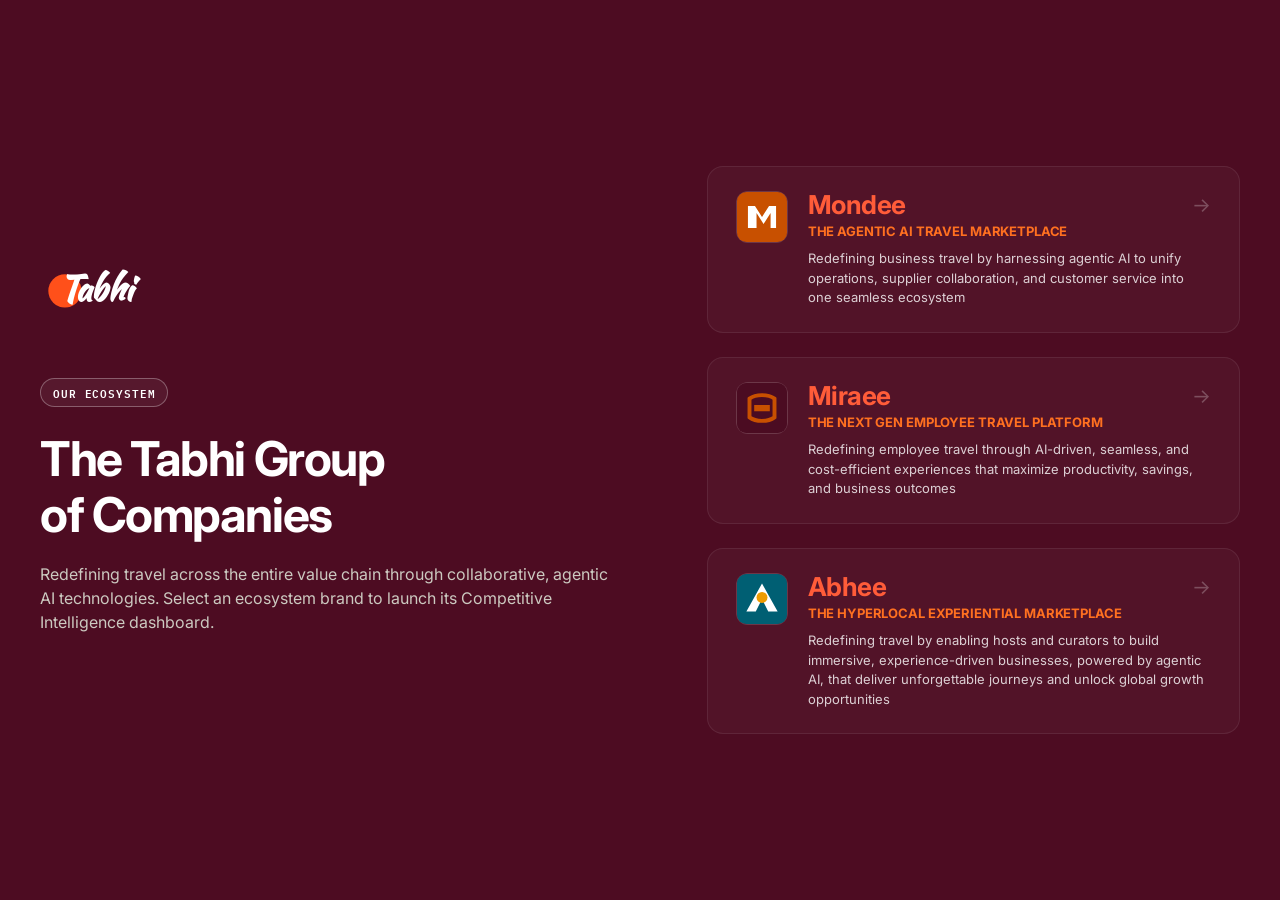
<file: News_Intelligence/tabhi-micc/index.html>
<!DOCTYPE html>
<html lang="en">
<head>
  <meta charset="UTF-8" />
  <meta name="viewport" content="width=device-width, initial-scale=1.0" />
  <title>Tabhi · Intelligence Command Center</title>
  <link rel="preconnect" href="https://fonts.googleapis.com" />
  <link rel="preconnect" href="https://fonts.gstatic.com" crossorigin />
  <link href="https://fonts.googleapis.com/css2?family=Caveat:wght@700&family=Kaushan+Script&family=IBM+Plex+Mono:wght@400;500;600&family=Inter:wght@300;400;500;600;700&display=swap" rel="stylesheet" />
  <style>
    /* ── RESET & BASE ─────────────────────────── */
    *, *::before, *::after { box-sizing: border-box; margin: 0; padding: 0; }

    :root {
      --bg:          #F5F4F1;
      --surface:     #FFFFFF;
      --surface2:    #F8F7F4;
      --surface3:    #EEECEA;
      --border:      #E2DFD8;
      --border2:     #CCC9C0;
      --orange:      #C85000;
      --orange-dim:  #FCEEE6;
      --orange-glow: rgba(200,80,0,0.08);
      --slate:       #6B6B72;
      --muted:       #9B9B9B;
      --text:        #1A1A1A;
      --text-dim:    #4A4A4A;
      --white:       #111111;
      --green:       #166534;
      --green-dim:   rgba(22,101,52,0.08);
      --amber:       #92400E;
      --red:         #991B1B;
      --mono:        'IBM Plex Mono', monospace;
      --sans:        'Inter', sans-serif;
      --wine:        #4D0C22;
      --wine-light:  #63132D;
    }

    html { font-size: 14px; scroll-behavior: smooth; }

    body {
      background: var(--bg);
      color: var(--text);
      font-family: var(--sans);
      min-height: 100vh;
      -webkit-font-smoothing: antialiased;
      overflow-x: hidden;
    }

    /* ── PORTAL VIEW (LANDING PAGE) ────────────── */
    #portal-view {
      background: var(--wine);
      min-height: 100vh;
      width: 100vw;
      display: flex;
      align-items: center;
      justify-content: center;
      position: absolute;
      top: 0;
      left: 0;
      z-index: 150;
      transition: opacity 0.4s ease, transform 0.4s ease;
      padding: 40px;
    }

    .portal-container {
      max-width: 1200px;
      width: 100%;
      display: grid;
      grid-template-columns: 1.1fr 1fr;
      gap: 80px;
      align-items: center;
    }

    .portal-left {
      color: #fff;
    }

    .tabhi-logo-portal {
      display: block;
      margin-bottom: 60px;
      height: 52px;
    }

    .tabhi-logo-portal svg {
      height: 100%;
      width: auto;
    }

    .portal-pill {
      display: inline-block;
      font-family: var(--mono);
      font-size: 11px;
      font-weight: 600;
      letter-spacing: 0.08em;
      border: 1px solid rgba(255,255,255,0.3);
      padding: 4px 12px;
      border-radius: 20px;
      margin-bottom: 24px;
      text-transform: uppercase;
      background: rgba(255,255,255,0.05);
    }

    .portal-left h1 {
      font-size: 48px;
      font-weight: 700;
      line-height: 1.15;
      margin-bottom: 20px;
      letter-spacing: -0.03em;
    }

    .portal-left h1 span {
      color: var(--orange);
    }

    .portal-left p {
      font-size: 16px;
      color: #CCC9C0;
      line-height: 1.5;
    }

    .portal-right {
      display: flex;
      flex-direction: column;
      gap: 24px;
    }

    .brand-portal-card {
      background: rgba(255, 255, 255, 0.03); /* transparent glassmorphism */
      border: 1px solid rgba(255, 255, 255, 0.08);
      border-radius: 16px;
      padding: 24px 28px;
      cursor: pointer;
      display: flex;
      gap: 20px;
      align-items: flex-start;
      position: relative;
      transition: all 0.3s cubic-bezier(0.25, 0.8, 0.25, 1);
      overflow: hidden;
      text-decoration: none;
    }

    .brand-portal-card::before {
      content: '';
      position: absolute;
      top: 0;
      left: 0;
      width: 4px;
      height: 100%;
      background: transparent;
      transition: background 0.3s ease;
    }

    .brand-portal-card:hover {
      background: rgba(255, 255, 255, 0.07);
      border-color: rgba(255, 87, 34, 0.4);
      transform: translateY(-4px);
      box-shadow: 0 16px 36px rgba(0, 0, 0, 0.3);
    }

    .brand-portal-card:hover::before {
      background: #FF5C39; /* left edge line indicator */
    }

    .brand-card-logo-wrap {
      width: 52px;
      height: 52px;
      background: rgba(255, 255, 255, 0.06);
      border: 1px solid rgba(255, 255, 255, 0.1);
      border-radius: 12px;
      display: flex;
      align-items: center;
      justify-content: center;
      flex-shrink: 0;
      transition: transform 0.3s ease, border-color 0.3s ease;
    }

    .brand-portal-card:hover .brand-card-logo-wrap {
      transform: scale(1.08);
      border-color: rgba(255, 87, 34, 0.3);
    }

    .brand-card-logo-wrap svg {
      width: 32px;
      height: 32px;
    }

    .brand-card-content {
      flex: 1;
    }

    .brand-card-header-row {
      display: flex;
      justify-content: space-between;
      align-items: flex-start;
    }

    .brand-card-title {
      font-family: var(--sans);
      font-size: 26px;
      font-weight: 700;
      color: #FF5C39; /* Coral orange-red */
      line-height: 1.1;
      margin-bottom: 4px;
      letter-spacing: -0.02em;
      transition: color 0.3s ease;
    }

    .brand-portal-card:hover .brand-card-title {
      color: #FF7D60;
    }

    .brand-card-subtitle {
      font-family: var(--sans);
      font-size: 13px;
      font-weight: 700;
      color: #FF7020; /* Vibrant orange */
      margin-bottom: 10px;
      letter-spacing: -0.01em;
      text-transform: uppercase;
    }

    .brand-card-desc {
      font-family: var(--sans);
      font-size: 13px;
      color: rgba(255, 255, 255, 0.8);
      line-height: 1.5;
      font-weight: 400;
    }

    .brand-card-arrow {
      font-size: 20px;
      color: rgba(255, 255, 255, 0.25);
      transition: transform 0.3s ease, color 0.3s ease;
      margin-top: 2px;
    }

    .brand-portal-card:hover .brand-card-arrow {
      transform: translateX(4px);
      color: #FF5C39;
    }

    /* ── DASHBOARD VIEW (HIDDEN INITIALLY) ────── */
    #dashboard-view {
      display: none;
      opacity: 0;
      transition: opacity 0.4s ease;
    }

    /* ── HEADER ───────────────────────────────── */
    header {
      background: var(--surface);
      border-bottom: 1px solid var(--border);
      padding: 0 32px;
      display: flex;
      align-items: center;
      justify-content: space-between;
      height: 64px;
    }

    .logo {
      display: flex;
      align-items: center;
      gap: 12px;
    }

    .logo-mark {
      width: 32px;
      height: 32px;
      display: flex;
      align-items: center;
      justify-content: center;
      cursor: pointer;
    }

    .logo-text-group {
      display: flex;
      align-items: center;
      gap: 12px;
    }

    .logo-main-title {
      font-family: var(--mono);
      font-size: 14px;
      font-weight: 700;
      color: var(--white);
      letter-spacing: 0.04em;
    }

    .logo-divider {
      width: 1px;
      height: 16px;
      background: var(--border);
    }

    .logo-active-brand {
      font-family: var(--mono);
      font-size: 13px;
      font-weight: 700;
      color: var(--orange);
      letter-spacing: 0.04em;
      text-transform: uppercase;
    }

    .back-btn {
      font-family: var(--mono);
      font-size: 10px;
      color: var(--slate);
      cursor: pointer;
      text-decoration: none;
      display: flex;
      align-items: center;
      gap: 4px;
      padding: 5px 10px;
      background: var(--surface2);
      border: 1px solid var(--border);
      border-radius: 4px;
      margin-left: 16px;
      transition: background 0.15s, border-color 0.15s, color 0.15s;
    }

    .back-btn:hover {
      background: var(--orange-glow);
      border-color: var(--orange);
      color: var(--orange);
    }

    .header-right {
      display: flex;
      align-items: center;
      gap: 20px;
    }

    .header-badge {
      font-family: var(--mono);
      font-size: 10px;
      color: var(--green);
      background: var(--green-dim);
      border: 1px solid rgba(34,197,94,0.2);
      border-radius: 20px;
      padding: 3px 10px;
      display: flex;
      align-items: center;
      gap: 5px;
      letter-spacing: 0.08em;
    }

    .header-badge::before {
      content: '';
      width: 5px;
      height: 5px;
      background: var(--green);
      border-radius: 50%;
      animation: pulse-green 2s ease-in-out infinite;
    }

    @keyframes pulse-green {
      0%, 100% { opacity: 1; }
      50% { opacity: 0.4; }
    }

    .header-time {
      font-family: var(--mono);
      font-size: 11px;
      color: var(--muted);
    }

    /* ── NAV TABS ─────────────────────────────── */
    .nav-tabs {
      background: var(--surface);
      border-bottom: 1px solid var(--border);
      padding: 0 32px;
      display: flex;
      gap: 0;
    }

    .nav-tab {
      font-family: var(--mono);
      font-size: 11px;
      letter-spacing: 0.08em;
      color: var(--muted);
      padding: 14px 20px;
      cursor: pointer;
      border-bottom: 2px solid transparent;
      transition: color 0.15s, border-color 0.15s;
      text-transform: uppercase;
      white-space: nowrap;
    }

    .nav-tab.active {
      color: var(--orange);
      border-bottom-color: var(--orange);
      font-weight: 600;
    }

    .nav-tab:hover:not(.active) { color: var(--text-dim); }

    /* ── PAGE LAYOUT ──────────────────────────── */
    .page {
      max-width: 1440px;
      margin: 0 auto;
      padding: 28px 32px 60px;
    }

    /* ── PAGE HERO ────────────────────────────── */
    .page-hero {
      display: flex;
      align-items: flex-end;
      justify-content: space-between;
      margin-bottom: 28px;
      padding-bottom: 22px;
      border-bottom: 1px solid var(--border);
    }

    .page-hero-left h1 {
      font-size: 22px;
      font-weight: 600;
      color: var(--white);
      letter-spacing: -0.02em;
      line-height: 1.2;
    }

    .page-hero-left p {
      font-size: 13px;
      color: var(--slate);
      margin-top: 4px;
    }

    .filter-row {
      display: flex;
      gap: 8px;
      align-items: center;
    }

    .filter-chip {
      font-family: var(--mono);
      font-size: 10px;
      color: var(--text-dim);
      background: var(--surface2);
      border: 1px solid var(--border);
      border-radius: 4px;
      padding: 5px 10px;
      cursor: pointer;
      letter-spacing: 0.06em;
      transition: border-color 0.15s, color 0.15s;
    }

    .filter-chip:hover, .filter-chip.active {
      border-color: var(--orange);
      color: var(--orange);
    }



    /* ── INSIGHT BANNER ── */
    .insight-banner {
      background: var(--orange-glow);
      border: 1px solid rgba(200,80,0,0.15);
      border-left: 3px solid var(--orange);
      border-radius: 6px;
      padding: 12px 14px;
      display: flex;
      gap: 8px;
      align-items: flex-start;
      margin-bottom: 12px;
    }

    .insight-icon {
      font-size: 13px;
      flex-shrink: 0;
      margin-top: 1px;
    }

    .insight-text {
      font-size: 11.5px;
      color: var(--text-dim);
      line-height: 1.45;
    }

    .insight-text strong {
      color: var(--orange);
      font-weight: 600;
    }

    /* ── TICKER BAR ───────────────────────────── */
    .ticker-wrap {
      background: var(--surface);
      border-bottom: 1px solid var(--border);
      overflow: hidden;
      height: 36px;
      display: flex;
      align-items: center;
    }

    .ticker-label {
      background: var(--orange);
      color: #fff;
      font-family: var(--mono);
      font-size: 10px;
      font-weight: 600;
      letter-spacing: 0.12em;
      padding: 0 14px;
      height: 100%;
      display: flex;
      align-items: center;
      flex-shrink: 0;
      white-space: nowrap;
      z-index: 1;
    }

    .ticker-track {
      display: flex;
      white-space: nowrap;
      animation: ticker-scroll 60s linear infinite;
      will-change: transform;
    }

    .ticker-track:hover { animation-play-state: paused; }

    .ticker-item {
      font-family: var(--mono);
      font-size: 11px;
      color: #555;
      padding: 0 32px 0 0;
      display: inline-flex;
      align-items: center;
      gap: 10px;
    }

    .ticker-item .t-dot {
      width: 5px;
      height: 5px;
      border-radius: 50%;
      background: var(--orange);
      flex-shrink: 0;
    }

    .ticker-item .t-co {
      color: var(--orange);
      font-weight: 600;
    }

    @keyframes ticker-scroll {
      0%   { transform: translateX(0); }
      100% { transform: translateX(-50%); }
    }

    /* ── STATS STRIP ──────────────────────────── */
    .stats-strip {
      display: grid;
      grid-template-columns: repeat(4, 1fr);
      gap: 1px;
      background: var(--border);
      border: 1px solid var(--border);
      border-radius: 8px;
      overflow: hidden;
      margin-bottom: 28px;
    }

    .stat-cell {
      background: var(--surface);
      padding: 16px 20px;
      display: flex;
      flex-direction: column;
      gap: 4px;
    }

    .stat-label {
      font-family: var(--mono);
      font-size: 9px;
      letter-spacing: 0.12em;
      color: var(--muted);
      text-transform: uppercase;
    }

    .stat-value {
      font-size: 22px;
      font-weight: 700;
      color: var(--white);
      letter-spacing: -0.02em;
      line-height: 1;
    }

    .stat-value span {
      font-size: 12px;
      font-weight: 400;
      color: var(--green);
      margin-left: 6px;
    }

    .stat-sub {
      font-size: 11px;
      color: var(--slate);
    }

    /* ── SECTION HEADER ───────────────────────── */
    .section-header {
      display: flex;
      align-items: center;
      justify-content: space-between;
      margin-bottom: 16px;
      margin-top: 36px;
    }

    .section-header:first-of-type { margin-top: 0; }

    .section-title {
      display: flex;
      align-items: center;
      gap: 10px;
    }

    .section-name {
      font-size: 15px;
      font-weight: 600;
      color: var(--white);
    }

    .section-link {
      font-family: var(--mono);
      font-size: 10px;
      color: var(--slate);
      cursor: pointer;
      letter-spacing: 0.06em;
      transition: color 0.15s;
      text-decoration: none;
    }

    .section-link:hover { color: var(--orange); }

    /* ── THREE-COLUMN GRID ────────────────────── */
    .main-grid {
      display: grid;
      grid-template-columns: 1fr 1fr 380px;
      gap: 20px;
      align-items: start;
    }

    /* ── FLAT CARD ────────────────────────────── */
    .flat-card {
      background: var(--surface);
      border: 1px solid var(--border);
      border-radius: 8px;
      padding: 14px 16px;
      transition: border-color 0.15s;
      cursor: pointer;
      margin-bottom: 10px;
    }

    .flat-card:hover { border-color: var(--border2); }

    .flat-card-meta {
      display: flex;
      align-items: center;
      justify-content: space-between;
      margin-bottom: 6px;
    }

    .flat-card-company {
      display: flex;
      align-items: center;
      gap: 8px;
    }

    .company-logo {
      width: 24px;
      height: 24px;
      border-radius: 4px;
      display: flex;
      align-items: center;
      justify-content: center;
      flex-shrink: 0;
      overflow: hidden;
      background: var(--surface2);
      border: 1px solid var(--border);
      padding: 2px;
    }

    .company-logo svg {
      width: 100%;
      height: 100%;
      object-fit: contain;
    }

    .company-name {
      font-family: var(--mono);
      font-size: 10px;
      font-weight: 600;
      color: var(--text-dim);
      letter-spacing: 0.06em;
    }

    .news-time {
      font-family: var(--mono);
      font-size: 10px;
      color: var(--muted);
    }

    .flat-card-headline {
      font-size: 12px;
      font-weight: 500;
      color: var(--text);
      line-height: 1.45;
      margin-bottom: 6px;
    }

    .flat-card-footer {
      display: flex;
      align-items: center;
      justify-content: space-between;
      margin-top: 8px;
      padding-top: 8px;
      border-top: 1px solid rgba(0,0,0,0.03);
    }

    .news-tags {
      display: flex;
      gap: 6px;
      flex-wrap: wrap;
    }

    .tag {
      font-family: var(--mono);
      font-size: 9px;
      letter-spacing: 0.08em;
      padding: 2px 7px;
      border-radius: 3px;
      font-weight: 500;
    }

    .tag-orange { background: var(--orange-glow); color: var(--orange); border: 1px solid rgba(232,93,4,0.25); }
    .tag-slate  { background: var(--surface3); color: var(--slate); border: 1px solid var(--border); }
    .tag-green  { background: rgba(34,197,94,0.08); color: var(--green); border: 1px solid rgba(34,197,94,0.2); }
    .tag-amber  { background: rgba(245,158,11,0.08); color: var(--amber); border: 1px solid rgba(245,158,11,0.2); }
    .tag-red    { background: rgba(239,68,68,0.08); color: var(--red); border: 1px solid rgba(239,68,68,0.2); }

    .news-source {
      font-family: var(--mono);
      font-size: 9px;
      color: var(--muted);
    }

    /* ── GRID COLUMN WRAPPERS ─────────────────── */
    .grid-col-inner {
      background: var(--surface);
      border: 1px solid var(--border);
      border-radius: 10px;
      overflow: hidden;
    }

    .grid-col-heading {
      padding: 14px 16px;
      border-bottom: 1px solid var(--border);
      display: flex;
      align-items: center;
      justify-content: space-between;
    }

    .grid-col-heading-left {
      display: flex;
      align-items: center;
      gap: 8px;
    }

    .col-icon {
      width: 24px;
      height: 24px;
      border-radius: 5px;
      background: var(--orange-glow);
      border: 1px solid rgba(232,93,4,0.2);
      display: flex;
      align-items: center;
      justify-content: center;
      font-size: 12px;
    }

    .col-title {
      font-size: 13px;
      font-weight: 600;
      color: var(--white);
    }

    .col-subtitle {
      font-family: var(--mono);
      font-size: 10px;
      color: var(--muted);
    }

    .col-count-badge {
      font-family: var(--mono);
      font-size: 10px;
      color: var(--orange);
      background: var(--orange-glow);
      border: 1px solid rgba(232,93,4,0.2);
      border-radius: 3px;
      padding: 2px 7px;
    }

    .grid-col-body {
      padding: 12px;
      display: flex;
      flex-direction: column;
    }

    /* ── SCROLL MORE ──────────────────────────── */
    .scroll-more {
      text-align: center;
      padding: 10px;
      margin-top: 4px;
    }

    .scroll-more button {
      background: none;
      border: 1px solid var(--border);
      border-radius: 4px;
      color: var(--muted);
      font-family: var(--mono);
      font-size: 10px;
      letter-spacing: 0.08em;
      padding: 6px 16px;
      cursor: pointer;
      transition: border-color 0.15s, color 0.15s;
    }

    .scroll-more button:hover {
      border-color: var(--orange);
      color: var(--orange);
    }

    /* ── FOOTER ───────────────────────────────── */
    footer {
      border-top: 1px solid var(--border);
      padding: 16px 32px;
      display: flex;
      align-items: center;
      justify-content: space-between;
      background: var(--surface);
      margin-top: 60px;
    }

    .footer-left {
      font-family: var(--mono);
      font-size: 10px;
      color: var(--muted);
    }

    .footer-right {
      font-family: var(--mono);
      font-size: 10px;
      color: var(--muted);
      display: flex;
      gap: 20px;
    }

    .footer-right a { color: var(--muted); text-decoration: none; }
    .footer-right a:hover { color: var(--orange); }
  </style>
</head>
<body>

  <!-- ── PORTAL VIEW (TABHI LANDING PAGE) ────── -->
  <div id="portal-view">
    <div class="portal-container">
      <div class="portal-left">
        <div class="tabhi-logo-portal" id="tabhi-logo-portal-svg">
          <!-- populated by script to include official Tabhi logo -->
        </div>
        <span class="portal-pill">Our Ecosystem</span>
        <h1>The Tabhi Group<br>of Companies</h1>
        <p>Redefining travel across the entire value chain through collaborative, agentic AI technologies. Select an ecosystem brand to launch its Competitive Intelligence dashboard.</p>
      </div>

      <div class="portal-right">
        <!-- Mondee B2B -->
        <div class="brand-portal-card" onclick="loadBrand('mondee')">
          <div class="brand-card-logo-wrap" id="portal-card-mondee-logo">
            <!-- populated dynamically -->
          </div>
          <div class="brand-card-content">
            <div class="brand-card-header-row">
              <div>
                <h2 class="brand-card-title">Mondee</h2>
                <div class="brand-card-subtitle">The Agentic AI Travel Marketplace</div>
              </div>
              <span class="brand-card-arrow">→</span>
            </div>
            <p class="brand-card-desc">Redefining business travel by harnessing agentic AI to unify operations, supplier collaboration, and customer service into one seamless ecosystem</p>
          </div>
        </div>

        <!-- Miraee B2E -->
        <div class="brand-portal-card" onclick="loadBrand('miraee')">
          <div class="brand-card-logo-wrap" id="portal-card-miraee-logo">
            <!-- populated dynamically -->
          </div>
          <div class="brand-card-content">
            <div class="brand-card-header-row">
              <div>
                <h2 class="brand-card-title">Miraee</h2>
                <div class="brand-card-subtitle">The Next Gen Employee Travel Platform</div>
              </div>
              <span class="brand-card-arrow">→</span>
            </div>
            <p class="brand-card-desc">Redefining employee travel through AI-driven, seamless, and cost-efficient experiences that maximize productivity, savings, and business outcomes</p>
          </div>
        </div>

        <!-- Abhee B2C -->
        <div class="brand-portal-card" onclick="loadBrand('abhee')">
          <div class="brand-card-logo-wrap" id="portal-card-abhee-logo">
            <!-- populated dynamically -->
          </div>
          <div class="brand-card-content">
            <div class="brand-card-header-row">
              <div>
                <h2 class="brand-card-title">Abhee</h2>
                <div class="brand-card-subtitle">The Hyperlocal Experiential marketplace</div>
              </div>
              <span class="brand-card-arrow">→</span>
            </div>
            <p class="brand-card-desc">Redefining travel by enabling hosts and curators to build immersive, experience-driven businesses, powered by agentic AI, that deliver unforgettable journeys and unlock global growth opportunities</p>
          </div>
        </div>
      </div>
    </div>
  </div>


  <!-- ── DASHBOARD VIEW (ACTIVE STATE) ───────── -->
  <div id="dashboard-view">


    <!-- ── HEADER ── -->
    <header>
      <div class="logo">
        <div class="logo-mark" onclick="goHome()" id="header-brand-logo-mark">
          <!-- dynamic svg brand logo -->
        </div>
        <div class="logo-text-group">
          <div id="header-tabhi-logo" onclick="goHome()" style="cursor:pointer; height:28px; display:flex; align-items:center; overflow:visible;"></div>
          <div class="logo-divider"></div>
          <span class="logo-active-brand" id="active-brand-title">MONDEE (B2B)</span>
        </div>
        <a class="back-btn" onclick="goHome()">
          <span>←</span> Back to Ecosystem
        </a>
      </div>
      <div class="header-right">
        <div class="header-badge" id="header-badge-txt">B2B RADAR</div>
        <div class="header-time" id="clock">-</div>
      </div>
    </header>
    <!-- ── NAV TABS ── -->
    <nav class="nav-tabs">
      <div class="nav-tab active" data-tab="overview" onclick="switchTab('overview')">OVERVIEW</div>
      <div class="nav-tab" data-tab="growth-marketing" onclick="switchTab('growth-marketing')">GROWTH &amp; MARKETING</div>
      <div class="nav-tab" data-tab="product-strategy" onclick="switchTab('product-strategy')">PRODUCT &amp; STRATEGY</div>
    </nav>

    <!-- ── PAGE CONTENT ── -->
    <main class="page">
      
      <!-- ── PAGE HERO ── -->
      <div class="page-hero">
        <div class="page-hero-left">
          <h1 id="hero-title">B2B Distribution &amp; Agency Intelligence</h1>
          <p id="hero-description">GDS, wholesale consolidators, agency OTAs, and direct supplier portals competing with Mondee</p>
        </div>
        <div class="filter-row">
          <div class="filter-chip active">ALL</div>
          <div class="filter-chip">TODAY</div>
          <div class="filter-chip">7D</div>
          <div class="filter-chip">30D</div>
        </div>
      </div>

      <!-- ── TAB 1: OVERVIEW VIEW ── -->
      <div id="view-overview" class="tab-view">

        <div class="main-grid" id="overview-grid">
          <!-- Col 1, Col 2, Col 3 rendered dynamically -->
        </div>

        <div class="video-section">
          <div class="section-header">
            <div class="section-title">
              <div class="col-icon">▶️</div>
              <span class="section-name" id="video-section-title">B2B &amp; GDS Strategy Presentation Briefs</span>
            </div>
            <a href="#" class="section-link" id="video-all-link">VIEW ALL BRIEFS →</a>
          </div>
          <div class="video-grid" id="video-grid-container">
            <!-- dynamic videos -->
          </div>
        </div>
      </div>

      <!-- ── TAB 2: GROWTH & MARKETING VIEW ── -->
      <div id="view-growth-marketing" class="tab-view" style="display:none;">

        <div class="main-grid" id="growth-grid">
          <!-- dynamic columns -->
        </div>
      </div>

      <!-- ── TAB 3: PRODUCT & STRATEGY VIEW ── -->
      <div id="view-product-strategy" class="tab-view" style="display:none;">

        <div class="main-grid" id="product-grid">
          <!-- dynamic columns -->
        </div>
      </div>

    </main>

    <!-- ── FOOTER ── -->
    <footer>
      <div class="footer-left" id="footer-left-txt">TABHI · Command Center · Portfolio Competitive Intelligence · Updated continuously</div>
      <div class="footer-right">
        <a href="#">Blueprint Spec</a>
        <a href="#">Excel Database</a>
        <a href="#" onclick="goHome()">Ecosystem Hub</a>
      </div>
    </footer>

  </div>


  <!-- ── DRAWER OVERLAY ─────────────────────────── -->
  <div id="drawer-overlay" onclick="closeDrawer()" style="
    display:none;position:fixed;inset:0;background:rgba(0,0,0,0.3);z-index:200;backdrop-filter:blur(2px);
  "></div>

  <div id="drawer" style="
    display:none;position:fixed;top:0;right:0;width:460px;height:100vh;
    background:var(--surface);border-left:1px solid var(--border);
    z-index:201;overflow-y:auto;box-shadow:-8px 0 32px rgba(0,0,0,0.12);
    transform:translateX(100%);transition:transform 0.25s cubic-bezier(.4,0,.2,1);
    font-family:var(--sans);
  ">
    <div style="padding:20px 24px;border-bottom:1px solid var(--border);display:flex;align-items:center;justify-content:space-between;position:sticky;top:0;background:var(--surface);z-index:1;">
      <div id="drawer-company-wrap" style="display:flex;align-items:center;gap:10px;">
        <div id="drawer-logo" class="company-logo" style="width:28px;height:28px;border-radius:6px;padding:2px;"></div>
        <div>
          <div id="drawer-company" style="font-family:var(--mono);font-size:11px;font-weight:600;letter-spacing:.06em;color:var(--text-dim);"></div>
          <div id="drawer-time" style="font-family:var(--mono);font-size:10px;color:var(--muted);margin-top:1px;"></div>
        </div>
      </div>
      <button onclick="closeDrawer()" style="background:var(--surface2);border:1px solid var(--border);border-radius:6px;padding:6px 10px;cursor:pointer;font-size:13px;color:var(--text-dim);">✕</button>
    </div>
    <div style="padding:22px 24px;">
      <div id="drawer-tags" style="display:flex;gap:6px;margin-bottom:14px;flex-wrap:wrap;"></div>
      <h2 id="drawer-headline" style="font-size:16px;font-weight:600;line-height:1.45;color:var(--white);margin-bottom:14px;"></h2>
      <p id="drawer-body" style="font-size:13px;color:var(--slate);line-height:1.65;margin-bottom:22px;"></p>
      <div style="border-top:1px solid var(--border);padding-top:16px;display:flex;gap:10px;">
        <a id="drawer-link" href="#" target="_blank" style="
          display:inline-flex;align-items:center;gap:6px;
          background:var(--orange);color:#fff;font-family:var(--mono);font-size:11px;font-weight:600;
          letter-spacing:.06em;padding:8px 16px;border-radius:5px;text-decoration:none;
          transition:opacity .15s;
        " onmouseover="this.style.opacity='.85'" onmouseout="this.style.opacity='1'">READ SOURCE →</a>
        <button onclick="closeDrawer()" style="
          background:none;border:1px solid var(--border);border-radius:5px;
          font-family:var(--mono);font-size:11px;color:var(--muted);padding:8px 14px;cursor:pointer;
          transition:border-color .15s;
        " onmouseover="this.style.borderColor='var(--border2)'" onmouseout="this.style.borderColor='var(--border)'">CLOSE</button>
      </div>
    </div>
  </div>

  <!-- ── VIDEO MODAL ────────────────────────────── -->
  <div id="video-overlay" onclick="closeVideo()" style="
    display:none;position:fixed;inset:0;background:rgba(0,0,0,0.85);z-index:300;
    align-items:center;justify-content:center;backdrop-filter:blur(4px);
  "></div>
  <div id="video-modal" style="
    display:none;position:fixed;top:50%;left:50%;transform:translate(-50%,-50%);
    width:720px;max-width:95vw;z-index:301;
  ">
    <div style="background:var(--surface2);border:1px solid var(--border);border-radius:12px;overflow:hidden;box-shadow:0 32px 80px rgba(0,0,0,0.4);">
      <div id="video-modal-thumb" style="aspect-ratio:16/9;display:flex;align-items:center;justify-content:center;font-size:80px;position:relative;">
        <div style="position:absolute;inset:0;background:rgba(0,0,0,0.35);"></div>
        <div style="position:relative;z-index:1;text-align:center;">
          <div style="font-size:72px;margin-bottom:8px;" id="video-modal-emoji"></div>
          <div style="font-family:var(--mono);font-size:11px;color:rgba(255,255,255,.6);letter-spacing:.08em;">PREVIEW BRIEF - NOT CONNECTED TO LIVE STREAMS</div>
        </div>
      </div>
      <div style="padding:18px 20px;">
        <div id="video-modal-badge" style="font-family:var(--mono);font-size:9px;font-weight:600;letter-spacing:.08em;padding:2px 8px;border-radius:3px;display:inline-block;margin-bottom:10px;"></div>
        <div id="video-modal-title" style="font-size:15px;font-weight:600;color:var(--white);line-height:1.4;margin-bottom:6px;"></div>
        <div id="video-modal-meta" style="font-family:var(--mono);font-size:11px;color:var(--muted);margin-bottom:14px;"></div>
        <div style="display:flex;gap:10px;align-items:center;">
          <a id="video-modal-link" href="#" target="_blank" style="
            background:var(--orange);color:#fff;font-family:var(--mono);font-size:11px;font-weight:600;
            letter-spacing:.06em;padding:8px 16px;border-radius:5px;text-decoration:none;display:inline-flex;align-items:center;gap:6px;
          ">▶ VIEW ON YOUTUBE</a>
          <button onclick="closeVideo()" style="
            background:none;border:1px solid var(--border);border-radius:5px;
            font-family:var(--mono);font-size:11px;color:var(--muted);padding:8px 14px;cursor:pointer;
          ">CLOSE ✕</button>
        </div>
      </div>
    </div>
  </div>

  <!-- ── ADD COMPANY MODAL ──────────────────────── -->
  <div id="add-overlay" onclick="closeAdd()" style="
    display:none;position:fixed;inset:0;background:rgba(0,0,0,0.5);z-index:300;
    align-items:center;justify-content:center;backdrop-filter:blur(3px);
  "></div>
  <div id="add-modal" style="
    display:none;position:fixed;top:50%;left:50%;transform:translate(-50%,-50%);
    width:420px;max-width:95vw;z-index:301;
  ">
    <div style="background:var(--surface);border:1px solid var(--border);border-radius:12px;overflow:hidden;box-shadow:0 24px 60px rgba(0,0,0,0.2);">
      <div style="padding:18px 20px;border-bottom:1px solid var(--border);display:flex;justify-content:space-between;align-items:center;">
        <div style="font-size:14px;font-weight:600;color:var(--white);" id="add-modal-title">Track a new company</div>
        <button onclick="closeAdd()" style="background:none;border:none;font-size:16px;cursor:pointer;color:var(--muted);">✕</button>
      </div>
      <div style="padding:20px;">
        <div style="margin-bottom:14px;">
          <label style="font-family:var(--mono);font-size:10px;color:var(--muted);letter-spacing:.08em;display:block;margin-bottom:6px;">COMPANY NAME</label>
          <input id="add-name" type="text" placeholder="e.g. Sabre, Layla..." style="
            width:100%;padding:9px 12px;border:1px solid var(--border);border-radius:6px;
            background:var(--surface2);color:var(--text);font-family:var(--sans);font-size:13px;
            outline:none;transition:border-color .15s;
          " onfocus="this.style.borderColor='var(--orange)'" onblur="this.style.borderColor='var(--border)'"/>
        </div>
        <div style="margin-bottom:14px;">
          <label style="font-family:var(--mono);font-size:10px;color:var(--muted);letter-spacing:.08em;display:block;margin-bottom:6px;">WEBSITE</label>
          <input id="add-url" type="text" placeholder="https://..." style="
            width:100%;padding:9px 12px;border:1px solid var(--border);border-radius:6px;
            background:var(--surface2);color:var(--text);font-family:var(--sans);font-size:13px;
            outline:none;transition:border-color .15s;
          " onfocus="this.style.borderColor='var(--orange)'" onblur="this.style.borderColor='var(--border)'"/>
        </div>
        <button onclick="handleAdd()" style="
          width:100%;background:var(--orange);color:#fff;border:none;border-radius:6px;
          font-family:var(--mono);font-size:11px;font-weight:600;letter-spacing:.08em;
          padding:10px;cursor:pointer;transition:opacity .15s;
        " onmouseover="this.style.opacity='.85'" onmouseout="this.style.opacity='1'">+ ADD TO WATCHLIST</button>
      </div>
    </div>
  </div>

  <!-- ── BRAND LOGOS & VECTOR GRAPHICS ── -->
  <script>
    // SVG vectors for each brand logo to make them premium and realistic
    const logoSVGs = {
      tabhi: `<svg viewBox="0 0 140 50" style="height:100%; width:auto; overflow:visible;"><circle cx="24" cy="24" r="16" fill="#FF501A" /><text x="18" y="34" font-family="'Kaushan Script', 'Caveat', 'Brush Script MT', cursive" font-size="34" font-weight="700" fill="#FFFFFF" letter-spacing="-0.02em">Tabhi</text></svg>`,
      tabhidark: `<svg viewBox="0 0 140 50" style="height:100%; width:auto; overflow:visible;"><circle cx="24" cy="24" r="16" fill="#FF501A" /><text x="18" y="34" font-family="'Kaushan Script', 'Caveat', 'Brush Script MT', cursive" font-size="34" font-weight="700" fill="#111111" letter-spacing="-0.02em">Tabhi</text></svg>`,
      mondee: `<svg viewBox="0 0 32 32" style="width:100%;height:100%;"><rect width="32" height="32" rx="6" fill="#C85000" /><path d="M7 23V9h4.5l4.5 7 4.5-7H25v14h-3.5V13.5l-4.5 7-4.5-7V23H7z" fill="#FFF" /></svg>`,
      miraee: `<svg viewBox="0 0 32 32" style="width:100%;height:100%;"><rect width="32" height="32" rx="6" fill="#4B0C22" /><path d="M8 22V10c4-3 12-3 16 0v12c-4 3-12 3-16 0z" fill="none" stroke="#C85000" stroke-width="2.5" /><path d="M11 14h10v4H11z" fill="#C85000" /></svg>`,
      abhee: `<svg viewBox="0 0 32 32" style="width:100%;height:100%;"><rect width="32" height="32" rx="6" fill="#005F73" /><path d="M16 6L6 24h6l4-8 4 8h6L16 6z" fill="#FFF" /><circle cx="16" cy="15" r="3.5" fill="#EE9B00" /></svg>`,
      sabre: `<svg viewBox="0 0 24 24" style="width:100%;height:100%;"><rect width="24" height="24" rx="4" fill="#D9381E" /><path d="M6 17c1.5-2.5 4-5 6-5s4.5 2.5 6 5M12 7c-2 0-3 1.5-3 3.5s1 3.5 3 3.5 3-1.5 3-3.5S14 7 12 7z" fill="none" stroke="#FFF" stroke-width="2" /></svg>`,
      amadeus: `<svg viewBox="0 0 24 24" style="width:100%;height:100%;"><rect width="24" height="24" rx="4" fill="#005F9E" /><circle cx="12" cy="12" r="7" fill="none" stroke="#FFF" stroke-width="1.8" /><ellipse cx="12" cy="12" rx="2.5" ry="7" fill="none" stroke="#FFF" stroke-width="1.2" /><line x1="5" y1="12" x2="19" y2="12" stroke="#FFF" stroke-width="1.2" /></svg>`,
      travelport: `<svg viewBox="0 0 24 24" style="width:100%;height:100%;"><rect width="24" height="24" rx="4" fill="#5C2D91" /><path d="M7 7h10v10H7z" fill="none" stroke="#FFF" stroke-width="2.5" /><circle cx="12" cy="12" r="3.5" fill="#FFF" /></svg>`,
      centrav: `<svg viewBox="0 0 24 24" style="width:100%;height:100%;"><rect width="24" height="24" rx="4" fill="#2E7D32" /><path d="M5 19L19 5M9 5h10v10" fill="none" stroke="#FFF" stroke-width="2.5" stroke-linecap="round" stroke-linejoin="round" /></svg>`,
      picasso: `<svg viewBox="0 0 24 24" style="width:100%;height:100%;"><rect width="24" height="24" rx="4" fill="#1565C0" /><circle cx="9" cy="9" r="4.5" fill="#FFF" /><circle cx="15" cy="15" r="4.5" fill="#FFF" style="opacity:0.8;" /><circle cx="12" cy="12" r="3" fill="#C85000" /></svg>`,
      expedia: `<svg viewBox="0 0 24 24" style="width:100%;height:100%;"><rect width="24" height="24" rx="4" fill="#1A1A1A" /><path d="M12 4a8 8 0 100 16 8 8 0 000-16zm-3.5 8h7M12 8.5v7" fill="none" stroke="#FFCC00" stroke-width="2.2" /></svg>`,
      booking: `<svg viewBox="0 0 24 24" style="width:100%;height:100%;"><rect width="24" height="24" rx="4" fill="#003580" /><path d="M7 8h5c2 0 3.5 1 3.5 2.5S14 13 12 13H7V8zm0 5h5c2 0 3.5 1 3.5 2.5S14 18 12 18H7v-5z" fill="#FFF" /></svg>`,
      navan: `<svg viewBox="0 0 24 24" style="width:100%;height:100%;"><rect width="24" height="24" rx="4" fill="#8B5CF6" /><path d="M8 7v10l8-10v10" fill="none" stroke="#FFF" stroke-width="2.5" stroke-linecap="round" stroke-linejoin="round" /></svg>`,
      travelperk: `<svg viewBox="0 0 24 24" style="width:100%;height:100%;"><rect width="24" height="24" rx="4" fill="#5C2D91" /><path d="M7 17V7h4.5c2 0 3.5.8 3.5 2.5S13.5 12 11.5 12H9v5H7z" fill="#FFF" /><circle cx="16" cy="14" r="3" fill="#FFA375" /></svg>`,
      amex: `<svg viewBox="0 0 24 24" style="width:100%;height:100%;"><rect width="24" height="24" rx="4" fill="#1A6BDB" /><path d="M7 17l5-10 5 10H7z" fill="none" stroke="#FFF" stroke-width="2" /><path d="M10 13h4" stroke="#FFF" stroke-width="2" /></svg>`,
      sap: `<svg viewBox="0 0 24 24" style="width:100%;height:100%;"><rect width="24" height="24" rx="4" fill="#0D7EBF" /><path d="M6 9h12v6H6z" fill="none" stroke="#FFF" stroke-width="2" /><circle cx="12" cy="12" r="2.5" fill="#FFF" /></svg>`,
      brex: `<svg viewBox="0 0 24 24" style="width:100%;height:100%;"><rect width="24" height="24" rx="4" fill="#F97316" /><path d="M6 9l6-4 6 4v6l-6 4-6-4V9z" fill="none" stroke="#FFF" stroke-width="2" /></svg>`,
      ramp: `<svg viewBox="0 0 24 24" style="width:100%;height:100%;"><rect width="24" height="24" rx="4" fill="#111" /><path d="M7 7h10l-5 10L7 7z" fill="#22C55E" /></svg>`,
      tripos: `<svg viewBox="0 0 24 24" style="width:100%;height:100%;"><rect width="24" height="24" rx="4" fill="#4F46E5" /><circle cx="12" cy="12" r="5" fill="none" stroke="#FFF" stroke-width="2" /><circle cx="12" cy="12" r="2.5" fill="#FFF" /></svg>`,
      flowtrip: `<svg viewBox="0 0 24 24" style="width:100%;height:100%;"><rect width="24" height="24" rx="4" fill="#EC4899" /><path d="M6 14c2-4 6-4 8-8M10 18c3-2 6-4 8-8" fill="none" stroke="#FFF" stroke-width="2.5" stroke-linecap="round" /></svg>`,
      voyagex: `<svg viewBox="0 0 24 24" style="width:100%;height:100%;"><rect width="24" height="24" rx="4" fill="#06B6D4" /><path d="M6 6h12M6 12h12M6 18h12" fill="none" stroke="#FFF" stroke-width="2.5" stroke-linecap="round" /><circle cx="12" cy="12" r="3" fill="#EE9B00" /></svg>`,
      hopper: `<svg viewBox="0 0 24 24" style="width:100%;height:100%;"><rect width="24" height="24" rx="4" fill="#059669" /><path d="M12 19c-3 0-5-2-5-4.5s2-4.5 5-4.5 5 2 5 4.5-2 4.5-5 4.5z" fill="none" stroke="#FFF" stroke-width="1.8" /><path d="M10 8V4c0-.5.5-.8.9-.5l2 2" fill="none" stroke="#FFF" stroke-width="1.8" /></svg>`,
      airbnb: `<svg viewBox="0 0 24 24" style="width:100%;height:100%;"><rect width="24" height="24" rx="4" fill="#FF5A5F" /><path d="M12 6c-2.5 0-4 1.5-4 4s1.5 4 4 6.5c2.5-2.5 4-4 4-6.5s-1.5-4-4-4zm0 6a2 2 0 100-4 2 2 0 000 4z" fill="none" stroke="#FFF" stroke-width="1.8" /></svg>`,
      vrbo: `<svg viewBox="0 0 24 24" style="width:100%;height:100%;"><rect width="24" height="24" rx="4" fill="#0F294A" /><path d="M7 9l5-4 5 4v6H7V9z" fill="none" stroke="#FFF" stroke-width="2" /><line x1="7" y1="12" x2="17" y2="12" stroke="#FFF" stroke-width="1.5" /></svg>`,
      tripadvisor: `<svg viewBox="0 0 24 24" style="width:100%;height:100%;"><rect width="24" height="24" rx="4" fill="#34E0A1" /><circle cx="9" cy="12" r="3.5" fill="none" stroke="#111" stroke-width="1.8" /><circle cx="15" cy="12" r="3.5" fill="none" stroke="#111" stroke-width="1.8" /><circle cx="9" cy="12" r="1.5" fill="#111" /><circle cx="15" cy="12" r="1.5" fill="#111" /></svg>`,
      layla: `<svg viewBox="0 0 24 24" style="width:100%;height:100%;"><rect width="24" height="24" rx="4" fill="#6366F1" /><circle cx="12" cy="12" r="6.5" fill="none" stroke="#FFF" stroke-width="2" /><path d="M12 9v6" stroke="#FFF" stroke-width="2" /></svg>`,
      clientbase: `<svg viewBox="0 0 24 24" style="width:100%;height:100%;"><rect width="24" height="24" rx="4" fill="#555" /><path d="M7 17V7h4.5c2 0 3.5.8 3.5 2.5S13.5 12 11.5 12H9" fill="none" stroke="#FFF" stroke-width="2" /></svg>`,
      viator: `<svg viewBox="0 0 24 24" style="width:100%;height:100%;"><rect width="24" height="24" rx="4" fill="#FF9900" /><path d="M7 7h10v10H7z" fill="none" stroke="#FFF" stroke-width="2.5" /><circle cx="12" cy="12" r="3" fill="#FFF" /></svg>`,
      priceline: `<svg viewBox="0 0 24 24" style="width:100%;height:100%;"><rect width="24" height="24" rx="4" fill="#0053C2" /><path d="M7 6h5c2.5 0 4 1.2 4 3s-1.5 3-4 3H7V6zm0 5.2h5c1.8 0 2.8-.8 2.8-1.8s-1-1.8-2.8-1.8H7v3.6z" fill="#FFF" /><circle cx="16.5" cy="15.5" r="2.5" fill="#FFF" /></svg>`,
      travelocity: `<svg viewBox="0 0 24 24" style="width:100%;height:100%;"><rect width="24" height="24" rx="4" fill="#002244" /><path d="M12 4l2.5 5.5h5.8l-4.7 4 1.8 5.7-5.4-3.5-5.4 3.5 1.8-5.7-4.7-4h5.8z" fill="#D9381E" /></svg>`,
      orbitz: `<svg viewBox="0 0 24 24" style="width:100%;height:100%;"><rect width="24" height="24" rx="4" fill="#00A3A6" /><circle cx="12" cy="12" r="6" fill="none" stroke="#FFF" stroke-width="2.5" /><circle cx="12" cy="12" r="2" fill="#FFF" /></svg>`,
      hilton: `<svg viewBox="0 0 24 24" style="width:100%;height:100%;"><rect width="24" height="24" rx="4" fill="#001830" /><path d="M7 6v12h2.5v-4.5h5V18H17V6h-2.5v4.5h-5V6z" fill="#D4AF37" /></svg>`,
      delta: `<svg viewBox="0 0 24 24" style="width:100%;height:100%;"><rect width="24" height="24" rx="4" fill="#E6192E" /><path d="M12 4L4 18h16zM12 7.5L16 16H8z" fill="#FFF" /></svg>`,
      marriott: `<svg viewBox="0 0 24 24" style="width:100%;height:100%;"><rect width="24" height="24" rx="4" fill="#B00020" /><path d="M6 7v10h2.5V11l3.5 4.5 3.5-4.5v6H18V7l-6 7.5z" fill="#FFF" /></svg>`,
      ccra: `<svg viewBox="0 0 24 24" style="width:100%;height:100%;"><rect width="24" height="24" rx="4" fill="#004D40" /><path d="M17 12c0 2.8-2.2 5-5 5s-5-2.2-5-5 2.2-5 5-5" fill="none" stroke="#FFF" stroke-width="2" /><path d="M12 9v6h3" fill="none" stroke="#FFA000" stroke-width="2" /></svg>`,
      travelworks: `<svg viewBox="0 0 24 24" style="width:100%;height:100%;"><rect width="24" height="24" rx="4" fill="#1A237E" /><path d="M5 6v12h5v-5h4v5h5V6h-5v5h-4V6z" fill="#81C784" /></svg>`,
      trawex: `<svg viewBox="0 0 24 24" style="width:100%;height:100%;"><rect width="24" height="24" rx="4" fill="#37474F" /><path d="M5 8h14v8H5z" fill="none" stroke="#FFF" stroke-width="2" /><circle cx="12" cy="12" r="2.5" fill="#80D8FF" /></svg>`,
      cruiseplanners: `<svg viewBox="0 0 24 24" style="width:100%;height:100%;"><rect width="24" height="24" rx="4" fill="#00796B" /><path d="M12 4v16M8 8l8 8M16 8l-8 8" stroke="#FFF" stroke-width="2" /></svg>`,
      gtt: `<svg viewBox="0 0 24 24" style="width:100%;height:100%;"><rect width="24" height="24" rx="4" fill="#0D47A1" /><path d="M7 6h10v3H7zm0 5h7v3H7zm0 5h10v3H7z" fill="#FFF" /></svg>`,
      downtowntravel: `<svg viewBox="0 0 24 24" style="width:100%;height:100%;"><rect width="24" height="24" rx="4" fill="#E65100" /><path d="M6 18V9h3v9zm4 0V6h3v12zm4 0v-7h3v7z" fill="#FFF" /></svg>`,
      skybird: `<svg viewBox="0 0 24 24" style="width:100%;height:100%;"><rect width="24" height="24" rx="4" fill="#039BE5" /><path d="M6 14s4-8 8-8 4 6 4 6-2 1-6 1-6 1-6 1z" fill="#FFF" /></svg>`,
      default: `<svg viewBox="0 0 24 24" style="width:100%;height:100%;"><rect width="24" height="24" rx="4" fill="#555" /><path d="M12 7c-2.7 0-5 2.3-5 5s2.3 5 5 5 5-2.3 5-5-2.3-5-5-5z" fill="none" stroke="#FFF" stroke-width="2" /></svg>`
    };

    function getLogoSVG(brandKey) {
      const key = brandKey.toLowerCase().replace(/[\s\.\-]+/g, '');
      if (logoSVGs[key]) return logoSVGs[key];
      // fallback searches
      if (key.includes('sabre')) return logoSVGs.sabre;
      if (key.includes('amadeus')) return logoSVGs.amadeus;
      if (key.includes('travelport')) return logoSVGs.travelport;
      if (key.includes('centrav')) return logoSVGs.centrav;
      if (key.includes('picasso')) return logoSVGs.picasso;
      if (key.includes('expedia')) return logoSVGs.expedia;
      if (key.includes('booking')) return logoSVGs.booking;
      if (key.includes('navan')) return logoSVGs.navan;
      if (key.includes('travelperk')) return logoSVGs.travelperk;
      if (key.includes('amex')) return logoSVGs.amex;
      if (key.includes('sap') || key.includes('concur')) return logoSVGs.sap;
      if (key.includes('brex')) return logoSVGs.brex;
      if (key.includes('ramp')) return logoSVGs.ramp;
      if (key.includes('tripos')) return logoSVGs.tripos;
      if (key.includes('flowtrip')) return logoSVGs.flowtrip;
      if (key.includes('voyagex')) return logoSVGs.voyagex;
      if (key.includes('hopper')) return logoSVGs.hopper;
      if (key.includes('airbnb')) return logoSVGs.airbnb;
      if (key.includes('vrbo')) return logoSVGs.vrbo;
      if (key.includes('tripadvisor')) return logoSVGs.tripadvisor;
      if (key.includes('layla')) return logoSVGs.layla;
      if (key.includes('clientbase')) return logoSVGs.clientbase;
      if (key.includes('viator')) return logoSVGs.viator;
      if (key.includes('priceline')) return logoSVGs.priceline;
      if (key.includes('travelocity')) return logoSVGs.travelocity;
      if (key.includes('orbitz')) return logoSVGs.orbitz;
      if (key.includes('hilton')) return logoSVGs.hilton;
      if (key.includes('delta')) return logoSVGs.delta;
      if (key.includes('marriott')) return logoSVGs.marriott;
      if (key.includes('ccra')) return logoSVGs.ccra;
      if (key.includes('travelworks')) return logoSVGs.travelworks;
      if (key.includes('trawex')) return logoSVGs.trawex;
      if (key.includes('cruiseplanners') || key.includes('cruise planners')) return logoSVGs.cruiseplanners;
      if (key.includes('gtt')) return logoSVGs.gtt;
      if (key.includes('downtowntravel') || key.includes('downtown travel')) return logoSVGs.downtowntravel;
      if (key.includes('skybird') || key.includes('sky bird')) return logoSVGs.skybird;
      if (key.includes('mondee')) return logoSVGs.mondee;
      if (key.includes('miraee')) return logoSVGs.miraee;
      if (key.includes('abhee')) return logoSVGs.abhee;
      return logoSVGs.default;
    }
  </script>

  <!-- ── MASTER DATASET ── -->
  <script>
    const brandData = {
      mondee: {
        title: "Mondee (B2B)",
        label: "MONDEE B2B LIVE ALERTS",
        headerBadge: "B2B RADAR",
        heroTitle: "B2B Distribution & Agency Intelligence",
        heroDesc: "GDS, wholesale consolidators, agency OTAs, and direct supplier portals competing with Mondee",
        footerLeft: "TABHI · Mondee B2B Intelligence Command Center · All sources public",
        stats: {
          'overview': [
            { label: "B2B Signals Today", value: "42", change: "↑ 8", sub: "GDS & consolidator alerts" },
            { label: "GDS API Releases", value: "5", change: "", sub: "Tech updates live" },
            { label: "Consolidator Alerts", value: "3", change: "↑ 1", sub: "Commission changes" },
            { label: "Top B2B Theme", value: "NDC Distribution", change: "", sub: "Sabre & Amadeus pushing" }
          ],
          'growth-marketing': [
            { label: "Active B2B Campaigns", value: "3", change: "", sub: "Sabre & Expedia TAAP" },
            { label: "Top B2B Channel", value: "LinkedIn", change: "", sub: "Agency targeted ads" },
            { label: "Relative Traffic Growth", value: "22%", change: "↑ TAAP", sub: "Agent portal sessions" },
            { label: "Dominant Persona", value: "Travel Agents", change: "", sub: "B2B agency owners" }
          ],
          'product-strategy': [
            { label: "Strategic Theme", value: "NDC Transition", change: "", sub: "GDS modern API push" },
            { label: "Pricing Alerts", value: "1", change: "Centrav", sub: "International booking fees" },
            { label: "Emerging Tech Stack", value: "REST JSON APIs", change: "", sub: "SOAP XML replacement" },
            { label: "Avg Feature Velocity", value: "1.2 / mo", change: "", sub: "Core B2B competitors" }
          ]
        },
        ticker: [
          { tag: "SABRE", text: "Sabre launches advanced NDC exchange platform for retail travel agencies", isHighlight: true },
          { tag: "AMADEUS", text: "Amadeus seals content distribution agreement with Delta Airlines", isHighlight: false },
          { tag: "CENTRAV", text: "Centrav updates B2B pricing model on private air fares", isHighlight: false },
          { tag: "EXPEDIA TAAP", text: "Expedia TAAP launches Summer Promo offering up to 12% commission", isHighlight: true }
        ],
        // Redesigned rich Tab-specific Executive Insights
        insights: {
          overview: [
            "<strong>Sabre's NDC Expansion:</strong> Expanded EU carrier integrations introduce direct API ticketing routes that create volume pressure on traditional wholesale consolidators.",
            "<strong>Expedia TAAP Pricing Move:</strong> Quietly boosted summer commission tiers to 12% on packages to directly pull retail travel agents off traditional distribution desks.",
            "<strong>Tech Disruption Pipeline:</strong> Major CRM suites like ClientBase are releasing direct Sabre NDC profile connectors, cementing workflow automation patterns."
          ],
          'growth-marketing': [
            "<strong>Agent Engagement Spike:</strong> Centrav B2B logins increased 15% MoM following its private long-haul fare rules updates, indicating high agent price-sensitivity.",
            "<strong>NDC Push Campaigns:</strong> Sabre is running heavy LinkedIn-led acquisition campaigns targeting small-to-mid-size retail agencies under the 'Own Your NDC' theme."
          ],
          'product-strategy': [
            "<strong>Cloud GDS Migration:</strong> Amadeus is shifting distribution queries to cloud-native platforms, recording a 40% query latency reduction to support real-time retail bundling.",
            "<strong>Specialty UX Integrations:</strong> Viator has integrated WhatsApp notifications directly into its operator portals to cut down booking verification times for destination bookings."
          ]
        },
        overviewCols: [
          {
            title: "Industry Leaders",
            subtitle: "Sabre · Amadeus · Travelport",
            icon: "🌐",
            count: "4 NEW",
            banner: "<strong>Distribution Shift:</strong> Sabre expanded its NDC integration with major EU carriers, introducing surcharge bypass options.",
            cards: [
              { id: 0, company: "SABRE", logo: "Sa", logoClass: "logo-sab", time: "3h ago", title: "Sabre launches advanced NDC exchange platform for retail travel agencies - enables real-time corporate fare bundling", tags: ["NDC RELEASE", "DISTRIBUTION"], source: "Travel Weekly" },
              { id: 1, company: "AMADEUS", logo: "Am", logoClass: "logo-ama", time: "8h ago", title: "Amadeus seals content distribution agreement with Delta Airlines - targets direct NDC booking incentives for agents", tags: ["CONTENT DEAL", "SUPPLIER"], source: "Reuters" },
              { id: 2, company: "TRAVELPORT", logo: "Tp", logoClass: "logo-tvp", time: "Yesterday", title: "Travelport expands hotel content integration with Booking.com - adds 1.2M property listings directly to Travelport+", tags: ["API EXPANSION", "HOTEL CONTENT"], source: "Phocuswire" }
            ]
          },
          {
            title: "Competitors",
            subtitle: "Centrav · Picasso · GTT · Expedia TAAP",
            icon: "🛫",
            count: "5 NEW",
            banner: "<strong>Watch:</strong> Expedia TAAP has quietly boosted its agent commission tier by 2% for summer packages.",
            cards: [
              { id: 3, company: "CENTRAV", logo: "Ce", logoClass: "logo-cen", time: "4h ago", title: "Centrav updates B2B pricing model on private air fares - adjusts agent service fees for international bookings", tags: ["PRICING CHG", "CONSOLIDATOR"], source: "Travel Market Report" },
              { id: 4, company: "PICASSO TRAVEL", logo: "Pi", logoClass: "logo-pic", time: "Yesterday", title: "Picasso Travel adds advanced group booking modules for corporate aggregators with split ticketing APIs", tags: ["FEATURE LAUNCH", "GROUP BOOKINGS"], source: "Internal Detection" },
              { id: 5, company: "EXPEDIA TAAP", logo: "Ex", logoClass: "logo-expedia", time: "2 days ago", title: "Expedia TAAP launches Summer Promo offering up to 12% commission on select hotel packages for travel agents", tags: ["AGENT PROMO", "OPPORTUNITY"], source: "Expedia Press" }
            ]
          },
          {
            title: "New Entrants",
            subtitle: "ClientBase · Marriott Excellence · Viator",
            icon: "🔧",
            count: "3 TRACKED",
            banner: "<strong>Trend:</strong> Travel CRMs are integrating generative AI itinerary builders directly into agent workflows, bypassing manual routing.",
            cards: [
              { id: 6, company: "CLIENTBASE", logo: "Cb", logoClass: "logo-default", time: "Yesterday", title: "ClientBase releases integration connector for Sabre NDC profiles - simplifies agent profile synchronization", tags: ["INTEGRATION", "CRM SOFTWARE"], source: "ClientBase Notes" },
              { id: 7, company: "MARRIOTT EXCELLENCE", logo: "Ma", logoClass: "logo-default", time: "3 days ago", title: "Marriott Hotel Excellence portal updates agent education benefits - offers exclusive direct discount codes", tags: ["SUPPLIER DIRECT", "BENEFITS"], source: "Marriott News" },
              { id: 8, company: "VIATOR FOR AGENTS", logo: "Vi", logoClass: "logo-default", time: "4 days ago", title: "Viator introduces real-time booking status notifications for travel agents via WhatsApp for tours", tags: ["UX TOOL", "SPECIALTY"], source: "Viator Blog" }
            ]
          }
        ],
        growthCols: [
          {
            title: "Growth & Traffic Metrics",
            subtitle: "Scorecard & proxy traffic trends",
            icon: "📈",
            count: "UPDATED",
            banner: "<strong>Traffic:</strong> Expedia TAAP consolidator search query volumes increased 24% MoM during June peak.",
            cards: [
              { id: 26, company: "CENTRAV", logo: "Ce", logoClass: "logo-cen", time: "Updated Weekly", title: "Agent login volume increases 15% MoM following private air fares update", tags: ["TRAFFIC VELOCITY", "GROWTH"], source: "MICC Analytics" },
              { id: 27, company: "EXPEDIA TAAP", logo: "Ex", logoClass: "logo-expedia", time: "Updated Weekly", title: "Agent acquisition spikes 22% QoQ driven by summer commission incentives", tags: ["ACQUISITION", "COMMISSION"], source: "MICC Analytics" }
            ]
          },
          {
            title: "Active Campaigns & Channels",
            subtitle: "Cross-channel agent promotion themes",
            icon: "📢",
            count: "2 ACTIVE",
            banner: "<strong>Campaign:</strong> Sabre's 'Own Your NDC' social campaign is running heavily on LinkedIn targeting retail agencies.",
            cards: [
              { id: 28, company: "SABRE", logo: "Sa", logoClass: "logo-sab", time: "30d active", title: "Sabre 'Own Your NDC' multi-channel campaign targeting mid-size retail agencies", tags: ["NDC PROMO", "B2B CAMPAIGN"], source: "LinkedIn" },
              { id: 29, company: "EXPEDIA TAAP", logo: "Ex", logoClass: "logo-expedia", time: "12d active", title: "TAAP Summer Rewards campaign emphasizing hotel package booking payouts", tags: ["COMMISSION PUSH", "REWARDS"], source: "Meta Ad Library" }
            ]
          },
          {
            title: "Attribution Timeline",
            subtitle: "Strategic storylines & drivers",
            icon: "🧬",
            count: "ANALYZED",
            banner: "<strong>Insight:</strong> GDS NDC rollouts correlate directly with subsequent API connector updates by major CRMs.",
            cards: [
              { id: 30, company: "SABRE", logo: "Sa", logoClass: "logo-sab", time: "B2B Storyline", title: "Sabre NDC Ecosystem Expansion: GDS API Release → ClientBase Connector → Agency Launch", tags: ["STORYLINE", "DISTRIBUTION"], source: "MICC Analytics" }
            ]
          }
        ],
        productCols: [
          {
            title: "CXO Keynotes & Themes",
            subtitle: "Leadership B2B speak & strategies",
            icon: "🎙️",
            count: "UPDATED",
            banner: "<strong>Themes:</strong> 72% of GDS executive statements focus on NDC transition models and cloud-native API speeds.",
            cards: [
              { id: 31, company: "SABRE CEO", logo: "Sa", logoClass: "logo-sab", time: "Jun 15, 2026", title: "Keynote at Developer Conference: Migration to Modern B2B API Frameworks", tags: ["NDC FUTURE", "API SPEED"], source: "Sabre Blog" },
              { id: 32, company: "AMADEUS CEO", logo: "Am", logoClass: "logo-ama", time: "Jun 12, 2026", title: "BTN Interview: Unifying GDS air and hotel content into cloud-native APIs", tags: ["UNIFIED CONTENT", "CLOUD GDS"], source: "Travel Weekly" }
            ]
          },
          {
            title: "Features & Pricing Changes",
            subtitle: "B2B private fare & CRM rules",
            icon: "💰",
            count: "1 ALERT",
            banner: "<strong>Fee Hike:</strong> Centrav adjusted its long-haul private air fare booking fee, slightly decreasing agent markup margins.",
            cards: [
              { id: 33, company: "CENTRAV", logo: "Ce", logoClass: "logo-cen", time: "Q3 pricing change", title: "Private Air Fares Booking Fee Adjustments on International Routes", tags: ["MARGIN PRESSURE", "FEES"], source: "Centrav Docs" }
            ]
          },
          {
            title: "Tech Radar & Fit",
            subtitle: "B2B tech stack & relevance",
            icon: "🛰️",
            count: "2 TRACKED",
            banner: "<strong>Tech Trend:</strong> JSON-based GDS APIs are fully replacing legacy SOAP profiles, improving response times by 3x.",
            cards: [
              { id: 34, company: "JSON GDS APIs", logo: "Sa", logoClass: "logo-sab", time: "High Fit", title: "Sabre & Amadeus next-gen RESTful JSON APIs for agent search pipelines", tags: ["REST APIs", "XML BYPASS"], source: "MICC Tech Radar" }
            ]
          }
        ],
        videos: [
          { idx: 0, title: "Sabre NDC Developer Roadmap 2026: Enhancing B2B Workflows" },
          { idx: 1, title: "Amadeus Executive Keynote: The Shift to Cloud-Native GDS APIs" }
        ]
      },
      miraee: {
        title: "Miraee (B2E)",
        label: "MIRAEE B2E LIVE ALERTS",
        headerBadge: "B2E RADAR",
        heroTitle: "B2E Corporate Travel & Spend Intelligence",
        heroDesc: "TMCs, SaaS spend management systems, and corporate travel utilities competing with Miraee",
        footerLeft: "TABHI · Miraee B2E Intelligence Command Center · All sources public",
        stats: {
          'overview': [
            { label: "Signals today", value: "34", change: "↑ 12", sub: "Across all sources" },
            { label: "Active campaigns", value: "7", change: "", sub: "Competitor campaigns live" },
            { label: "New entrants", value: "3", change: "↑ 1", sub: "Flagged this week" },
            { label: "Top theme", value: "AI Agents", change: "", sub: "4 of 5 majors this month" }
          ],
          'growth-marketing': [
            { label: "Active Campaigns", value: "5", change: "", sub: "Across Meta & LinkedIn" },
            { label: "Top Channel", value: "LinkedIn", change: "", sub: "65% of campaign posts" },
            { label: "Relative Traffic Growth", value: "35%", change: "↑ Navan", sub: "SEO proxy indicators" },
            { label: "Dominant Persona", value: "SMB Decision-Makers", change: "", sub: "55% targeting share" }
          ],
          'product-strategy': [
            { label: "Strategic Theme", value: "Autonomous AI", change: "", sub: "65% of CXO speak share" },
            { label: "Pricing Alerts", value: "1", change: "Concur 14%", sub: "Quiet renewals hike" },
            { label: "Emerging Tech Stack", value: "LangGraph", change: "", sub: "VoyageX integration" },
            { label: "Avg Feature Velocity", value: "1.6 / mo", change: "", sub: "Core travel competitors" }
          ]
        },
        ticker: [
          { tag: "NAVAN", text: "Navan releases 'AI Concierge' generally available for enterprise clients", isHighlight: true },
          { tag: "TRAVELPERK", text: "TravelPerk announces Slack integration to support auto-approval routing", isHighlight: false },
          { tag: "SAP CONCUR", text: "SAP Concur enterprise contract renewals see a quiet 14% base hike", isHighlight: true },
          { tag: "BREX", text: "Brex Spend Controls 2.0 launches with real-time AI expense checking", isHighlight: false }
        ],
        // Redesigned rich Tab-specific Executive Insights
        insights: {
          overview: [
            "<strong>Navan 'AI Concierge' Launch:</strong> Direct threat generally available, promising autonomous searching, approval routing, and policy checks in one end-to-end user loop.",
            "<strong>SAP Concur Price Pressure:</strong> Contract renewals show a quiet 14% hike, causing elevated negative community feedback and creating displacement opportunities.",
            "<strong>Emerging Multi-Agent Frameworks:</strong> Startups like VoyageX are securing capital (Sequoia Series A) on LangGraph-native travel flows, moving past basic chat bots."
          ],
          'growth-marketing': [
            "<strong>Direct AI Marketing Outlays:</strong> Navan's 'AI Travel Assistant' campaign is now active for 45 days across social platforms, indicating significant budget conviction.",
            "<strong>Growth Divergence:</strong> Navan (+28% MoM) and TravelPerk (+18% MoM) lead in digital velocity, while SAP Concur features stagnant/negative organic indicators."
          ],
          'product-strategy': [
            "<strong>Autonomous Corporate Delegation:</strong> Keynotes by TMC leaders emphasize zero-touch expense systems, mapping to corporate card blocking (e.g. Brex Spend Controls 2.0)."
          ]
        },
        overviewCols: [
          {
            title: "Industry Leaders",
            subtitle: "Anthropic · OpenAI · Google · Meta · Microsoft",
            icon: "🌐",
            count: "3 NEW",
            banner: "<strong>Corporate Push:</strong> Navan is running a heavy 45-day campaign across YouTube and Meta emphasizing their 'AI Concierge'.",
            cards: [
              { id: 9, company: "NAVAN", logo: "Na", logoClass: "logo-navan", time: "2h ago", title: "Navan releases 'AI Concierge' generally available for enterprise clients - promises auto-booking within travel policies", tags: ["DIRECT THREAT", "AI LAUNCH"], source: "TechCrunch" },
              { id: 10, company: "TRAVELPERK", logo: "Tp", logoClass: "logo-default", time: "5h ago", title: "TravelPerk announces API integration with Slack to support auto-approval notifications for corporate travelers", tags: ["INTEGRATION", "SLACK-NATIVE"], source: "TravelPerk Blog" },
              { id: 11, company: "AMEX GBT", logo: "Am", logoClass: "logo-amex", time: "Yesterday", title: "Amex GBT records 18% growth in mid-market SMB customer bookings following Egencia platform integration", tags: ["ACQUISITION", "SMB FOCUS"], source: "Reuters" }
            ]
          },
          {
            title: "Competitors",
            subtitle: "Navan · Brex · Amex GBT · SAP Concur",
            icon: "🛫",
            count: "4 NEW",
            banner: "<strong>Pricing displacement:</strong> SAP Concur's recent 14% pricing hike on renewals has driven massive negative customer review volume on G2.",
            cards: [
              { id: 12, company: "SAP CONCUR", logo: "Sc", logoClass: "logo-sap", time: "6h ago", title: "SAP Concur enterprise contract renewals see a quiet 14% increase - first general price correction in 3 years", tags: ["PRICING HIKE", "OPPORTUNITY"], source: "Internal Detection" },
              { id: 13, company: "BREX", logo: "Br", logoClass: "logo-brex", time: "Yesterday", title: "Brex Spend Controls 2.0 launches with real-time AI expense checking - blocks out-of-policy card spend at point of sale", tags: ["FEATURE RELEASE", "CFO TOOL"], source: "Brex Blog" },
              { id: 14, company: "RAMP", logo: "Ra", logoClass: "logo-ramp", time: "2 days ago", title: "Ramp partners with travel consolidators to enable auto-reconciliation of flights booked outside standard channels", tags: ["PARTNERSHIP", "CARDS"], source: "Finextra" }
            ]
          },
          {
            title: "New Entrants",
            subtitle: "TripOS · FlowTrip · VoyageX",
            icon: "🔧",
            count: "3 TRACKED",
            banner: "<strong>Tech Trend:</strong> Startups like VoyageX are adopting LangGraph multi-agent frameworks in production, claiming 85% planning accuracy.",
            cards: [
              { id: 15, company: "TRIPOS", logo: "To", logoClass: "logo-tripos", time: "Seed Stage", title: "TripOS raises $4.2M Seed from a16z - promises AI-native SMB travel management with 48h onboarding", tags: ["SEED FUND", "AI NATIVE"], source: "Crunchbase" },
              { id: 16, company: "FLOWTRIP", logo: "Ft", logoClass: "logo-flowtrip", time: "Pre-Seed", title: "FlowTrip debuts Slack-first travel & expense booking bundle for early stage startups with per-user pricing", tags: ["STARTUP", "SLACK UX"], source: "Hacker News" },
              { id: 17, company: "VOYAGEX", logo: "Vx", logoClass: "logo-voyagex", time: "Series A", title: "VoyageX secures $18M Series A from Sequoia - builds agentic multi-session planner built on LangGraph", tags: ["HIGH WATCH", "AGENTIC"], source: "TechCrunch" }
            ]
          }
        ],
        growthCols: [
          {
            title: "Growth & Traffic Metrics",
            subtitle: "Scorecard & proxy traffic trends",
            icon: "📈",
            count: "UPDATED",
            banner: "<strong>Analysis:</strong> Navan continues to lead growth velocity across product and marketing dimensions, while SAP Concur shows stagnant organic momentum.",
            cards: [
              { id: 35, company: "NAVAN", logo: "Na", logoClass: "logo-navan", time: "Daily", title: "Marketing: High ↑ | Product: Very High ↑ | Traffic: +28% MoM", tags: ["GROWTH VELOCITY", "TRAFFIC SPIKE"], source: "MICC Analytics" },
              { id: 36, company: "TRAVELPERK", logo: "Tp", logoClass: "logo-default", time: "Daily", title: "Marketing: Medium | Product: High ↑ | Traffic: +18% MoM", tags: ["SERIES D", "EXPANSION"], source: "MICC Analytics" }
            ]
          },
          {
            title: "Active Campaigns & Channels",
            subtitle: "Cross-channel recurring strategic themes",
            icon: "📢",
            count: "3 ACTIVE",
            banner: "<strong>Opportunity:</strong> 55% of competitor campaigns target SMB decision-makers, leaving the enterprise autonomous outcomes space open.",
            cards: [
              { id: 37, company: "NAVAN", logo: "Na", logoClass: "logo-navan", time: "45d active", title: '"AI Travel Assistant" campaign - Meta, LinkedIn, YouTube', tags: ["BRAND AWARENESS", "CFOs"], source: "Meta Ad Library" },
              { id: 38, company: "BREX", logo: "Br", logoClass: "logo-brex", time: "15d active", title: '"Spend Controls 2.0 Launch" campaign - Meta, Blogs', tags: ["PRODUCT LAUNCH", "FINANCE"], source: "Meta Ad Library" }
            ]
          },
          {
            title: "Attribution Timeline",
            subtitle: "Strategic storylines & drivers",
            icon: "🧬",
            count: "ANALYZED",
            banner: "<strong>Pattern:</strong> Funding rounds correlate directly with leadership hiring spikes in engineering and subsequent product expansion.",
            cards: [
              { id: 39, company: "NAVAN", logo: "Na", logoClass: "logo-navan", time: "B2E Storyline", title: "Navan's AI Product Acceleration: ML Hiring Spike → Head of AI Hired → AI Concierge Launch", tags: ["STORYLINE", "PRODUCT INNOV"], source: "MICC Analytics" }
            ]
          }
        ],
        productCols: [
          {
            title: "CXO Keynotes & Themes",
            subtitle: "Leadership B2E speak & strategies",
            icon: "🎙️",
            count: "UPDATED",
            banner: "<strong>Analysis:</strong> 65% of industry leaders discussed AI-powered personalization and zero-touch delegation during the last quarter.",
            cards: [
              { id: 40, company: "NAVAN CEO", logo: "Na", logoClass: "logo-navan", time: "BTN Summit", title: 'Keynote: Corporate travel is shifting from traditional management to autonomous, zero-touch delegation', tags: ["AI AGENTS", "DELEGATION"], source: "BTN Summit" }
            ]
          },
          {
            title: "Features & Pricing Changes",
            subtitle: "B2E contract rules & pricing edits",
            icon: "💰",
            count: "1 ALERT",
            banner: "<strong>Price Hike:</strong> SAP Concur quiet renewals price increase of 14% is causing negative customer discussions on G2 & Reddit.",
            cards: [
              { id: 41, company: "SAP CONCUR", logo: "Sc", logoClass: "logo-sap", time: "Contract Update", title: "Quiet 14% Enterprise Pricing Increase effective Q3 renewals", tags: ["PRICING HIKE", "OPPORTUNITY"], source: "Internal Detection" }
            ]
          },
          {
            title: "Tech Radar & Fit",
            subtitle: "B2E tech stack & relevance",
            icon: "🛰️",
            count: "3 TRACKED",
            banner: "<strong>Emerging:</strong> VoyageX is the first competitor to implement LangGraph multi-agent architecture in production.",
            cards: [
              { id: 42, company: "LANGGRAPH", logo: "Vx", logoClass: "logo-voyagex", time: "High Fit", title: "VoyageX Multi-Agent Travel Planner using LangGraph multi-agent framework", tags: ["OPEN SOURCE", "AGENTIC"], source: "Tech Crunch" }
            ]
          }
        ],
        videos: [
          { idx: 2, title: "Navan CEO Skift Forum: The Transition to Zero-Touch AI Corporate Travel" }
        ]
      },
      abhee: {
        title: "Abhee (B2C)",
        label: "ABHEE B2C LIVE ALERTS",
        headerBadge: "B2C RADAR",
        heroTitle: "B2C Leisure Travel & Consumer AI Intelligence",
        heroDesc: "Consumer OTAs, vacation home booking sites, and retail AI assistant utilities competing with Abhee",
        footerLeft: "TABHI · Abhee B2C Intelligence Command Center · All sources public",
        stats: {
          'overview': [
            { label: "B2C Signals Today", value: "37", change: "↑ 11", sub: "Consumer OTA & AI signals" },
            { label: "OTA Campaigns", value: "6", change: "", sub: "Active promos live" },
            { label: "AI Booking Updates", value: "4", change: "↑ 1", sub: "Conversational bots live" },
            { label: "Top B2C Theme", value: "Conversational DM", change: "", sub: "Layla & TripAdvisor pushing" }
          ],
          'growth-marketing': [
            { label: "Active B2C Campaigns", value: "4", change: "", sub: "Airbnb & Hopper live" },
            { label: "Top B2C Channel", value: "TikTok / IG", change: "", sub: "Viral experiential video" },
            { label: "Relative Traffic Growth", value: "35%", change: "↑ Airbnb", sub: "Consumer app downloads" },
            { label: "Dominant Persona", value: "Leisure Travelers", change: "", sub: "Gen Z & Millennial focus" }
          ],
          'product-strategy': [
            { label: "Strategic Theme", value: "Conversational AI", change: "", sub: "In-app travel planners" },
            { label: "Pricing Alerts", value: "1", change: "Vrbo", sub: "Host rates updated" },
            { label: "Emerging Tech Stack", value: "WhatsApp APIs", change: "", sub: "Social DM booking bots" },
            { label: "Avg Feature Velocity", value: "1.8 / mo", change: "", sub: "Core B2C competitors" }
          ]
        },
        ticker: [
          { tag: "EXPEDIA", text: "Expedia launches new AI trip planning assistant inside consumer app", isHighlight: true },
          { tag: "BOOKING.COM", text: "Booking.com records 12% rise in summer flight bookings via bundles", isHighlight: false },
          { tag: "HOPPER", text: "Hopper rolls out 'Fare Freeze' pricing tools for winter holiday flights", isHighlight: true },
          { tag: "AIRBNB", text: "Airbnb summer release introduces 'Icons' celebrity-hosted rentals", isHighlight: false }
        ],
        // Redesigned rich Tab-specific Executive Insights
        insights: {
          overview: [
            "<strong>Conversational B2C Assist:</strong> Expedia's native in-app trip planner release supports grouping hotels and dynamic flight advice via visual maps.",
            "<strong>Hopper 'Fare Freeze' Adoption:</strong> Gaining retail traction by letting users pay flexible deposits to lock flight rates, lowering initial cart abandonment.",
            "<strong>DM-Led Transactions:</strong> Layla AI chat agent integrates into Instagram DMs, allowing users to move from travel reel clips directly to final reservations."
          ],
          'growth-marketing': [
            "<strong>Social & Experience Growth:</strong> Airbnb summer Icons campaign drives 35% MoM social engagement spikes, capturing younger leisure booking segments.",
            "<strong>Retail Flight Bundles:</strong> Booking.com's summer flight transactions increased 12% MoM due to automated stay+flight price deductions."
          ],
          'product-strategy': [
            "<strong>Dynamic Supply Payouts:</strong> Vrbo adjusted host payment rules in prime coastal zones to secure vacation home listings and limit Airbnb expansion."
          ]
        },
        overviewCols: [
          {
            title: "Industry Leaders",
            subtitle: "Expedia · Booking.com · Priceline · Hopper",
            icon: "🛍️",
            count: "4 NEW",
            banner: "<strong>Retail Battle:</strong> Hopper has launched a heavy marketing campaign for its 'Price Freeze' option to lock in low holiday fares.",
            cards: [
              { id: 18, company: "EXPEDIA", logo: "Ex", logoClass: "logo-expedia", time: "3h ago", title: "Expedia launches new AI trip planning assistant inside its flagship consumer app - allows natural language hotel grouping", tags: ["PRODUCT RELEASE", "B2C PLANNER"], source: "Phocuswire" },
              { id: 19, company: "BOOKING.COM", logo: "Bo", logoClass: "logo-booking", time: "6h ago", title: "Booking.com records 12% rise in summer flight bookings following expansion of its bundled flights+stays pricing package", tags: ["GROWTH VELOCITY", "RETAIL"], source: "Booking Press" },
              { id: 20, company: "HOPPER", logo: "Hp", logoClass: "logo-hopper", time: "Yesterday", title: "Hopper rolls out 'Fare Freeze' pricing tools for winter holiday flights - guarantees fares for up to 14 days for a deposit", tags: ["FEATURE LAUNCH", "CUST ACQUISITION"], source: "Hopper Release" }
            ]
          },
          {
            title: "Competitors",
            subtitle: "Airbnb · Vrbo · Tripadvisor",
            icon: "🏡",
            count: "3 NEW",
            banner: "<strong>Leisure Shift:</strong> Airbnb is shifting marketing resources away from cities toward curated rural 'Icons' experiences to drive engagement.",
            cards: [
              { id: 21, company: "AIRBNB", logo: "Ab", logoClass: "logo-airbnb", time: "5h ago", title: "Airbnb summer release introduces 'Icons' - high-fidelity celebrity-hosted rentals designed to drive social media virality", tags: ["BRAND CAMPAIGN", "EXPERIENCES"], source: "TechCrunch" },
              { id: 22, company: "VRBO", logo: "Vr", logoClass: "logo-expedia", time: "Yesterday", title: "Vrbo introduces custom host-payout models to combat Airbnb supply growth in coastal vacation markets", tags: ["PRICING DEFENSE", "SUPPLY"], source: "Phocuswire" },
              { id: 23, company: "TRIPADVISOR", logo: "Ta", logoClass: "logo-tripadv", time: "3 days ago", title: "Tripadvisor announces partnership with Viator to embed tour booking widgets inside its popular local reviews pages", tags: ["PARTNERSHIP", "TOURS"], source: "Reuters" }
            ]
          },
          {
            title: "New Entrants",
            subtitle: "Layla · Tripadvisor AI · Chat assistants",
            icon: "🤖",
            count: "3 TRACKED",
            banner: "<strong>Disruption:</strong> Direct-to-consumer AI agents like Layla are capturing younger demographic travel queries off social platforms.",
            cards: [
              { id: 24, company: "LAYLA", logo: "Ly", logoClass: "logo-layla", time: "Active", title: "Layla AI chat planner launches Instagram messaging integration - lets users plan and book full trips directly in DM chat", tags: ["DM CHAT", "SOCIAL SEARCH"], source: "Layla PR" },
              { id: 25, company: "TRIPADVISOR AI", logo: "Ta", logoClass: "logo-tripadv", time: "Active", title: "Tripadvisor rolls out generative AI travel planner to EU markets - reports 3.2M plans generated since US beta launch", tags: ["AI PLANNER", "RETAIL"], source: "Tripadvisor News" }
            ]
          }
        ],
        growthCols: [
          {
            title: "Growth & Traffic Metrics",
            subtitle: "Scorecard & proxy traffic trends",
            icon: "📈",
            count: "UPDATED",
            banner: "<strong>Metrics:</strong> Booking.com experienced a 12% rise in summer bookings via flight+stay bundling packages.",
            cards: [
              { id: 43, company: "BOOKING.COM", logo: "Bo", logoClass: "logo-booking", time: "Weekly Update", title: "Flight booking transaction velocity increases 12% MoM during summer peak", tags: ["TRAFFIC VELOCITY", "RETAIL GROWTH"], source: "MICC Analytics" },
              { id: 44, company: "AIRBNB", logo: "Ab", logoClass: "logo-airbnb", time: "Weekly Update", title: "Social media engagement spikes 35% MoM following 'Icons' experience release", tags: ["VIRAL REACH", "BRAND ENGAGEMENT"], source: "MICC Analytics" }
            ]
          },
          {
            title: "Active Campaigns & Channels",
            subtitle: "Cross-channel consumer promotions",
            icon: "📢",
            count: "2 ACTIVE",
            banner: "<strong>Campaign:</strong> Airbnb's 'Icons' campaign leads B2C viral travel engagement on TikTok and Instagram.",
            cards: [
              { id: 45, company: "AIRBNB", logo: "Ab", logoClass: "logo-airbnb", time: "20d active", title: "Icons celebrity hosted rentals campaign - Instagram & TikTok native push", tags: ["VIRAL CONTENT", "EXPERIENCES"], source: "Meta Ad Library" },
              { id: 46, company: "HOPPER", logo: "Hp", logoClass: "logo-hopper", time: "15d active", title: "Fare Freeze consumer app promotion targeting winter holiday travel lock-ins", tags: ["FARE LOCK", "CONVERSION"], source: "Meta Ad Library" }
            ]
          },
          {
            title: "Attribution Timeline",
            subtitle: "Strategic storylines & drivers",
            icon: "🧬",
            count: "ANALYZED",
            banner: "<strong>Insight:</strong> Consumer travel app updates focus heavily on social-first sharing integrations.",
            cards: [
              { id: 47, company: "LAYLA", logo: "Ly", logoClass: "logo-layla", time: "B2C Storyline", title: "Layla Chat Booking expansion: Instagram DM Integration → Viral Travel Reels → OTA Booking", tags: ["STORYLINE", "SOCIAL SEARCH"], source: "MICC Analytics" }
            ]
          }
        ],
        productCols: [
          {
            title: "CXO Keynotes & Themes",
            subtitle: "Leadership B2C speak & strategies",
            icon: "🎙️",
            count: "UPDATED",
            banner: "<strong>Themes:</strong> 58% of retail travel executives highlight conversational chat booking and social search relevance.",
            cards: [
              { id: 48, company: "EXPEDIA CEO", logo: "Ex", logoClass: "logo-expedia", time: "Phocuswright", title: "Interview: LLMs are training on millions of booking routes to deliver automated B2C flight advice", tags: ["LLM TRAVEL", "CONVERSATIONAL"], source: "Phocuswire" }
            ]
          },
          {
            title: "Features & Pricing Changes",
            subtitle: "B2C flight freeze & host rates",
            icon: "💰",
            count: "1 ALERT",
            banner: "<strong>Pricing Shift:</strong> Vrbo updated host payout guidelines, slightly decreasing listing commissions to capture supply from Airbnb.",
            cards: [
              { id: 49, company: "VRBO", logo: "Vr", logoClass: "logo-expedia", time: "Host Rate update", title: "Host payment structures updated in coastal markets to incentivize rental supply", tags: ["HOST RATES", "SUPPLY PRESSURE"], source: "Phocuswire" }
            ]
          },
          {
            title: "Tech Radar & Fit",
            subtitle: "B2C tech stack & relevance",
            icon: "🛰️",
            count: "2 TRACKED",
            banner: "<strong>Tech Trend:</strong> WhatsApp conversational APIs are emerging as high-conversion booking tools in EU and LatAm.",
            cards: [
              { id: 50, company: "WHATSAPP APIs", logo: "Ly", logoClass: "logo-layla", time: "High Fit", title: "Layla chat and booking workflows utilizing Instagram DM and WhatsApp conversational APIs", tags: ["DM CHAT", "CONVERSATIONAL"], source: "MICC Tech Radar" }
            ]
          }
        ],
        videos: [
          { idx: 3, title: "Expedia CEO Interview: Generative AI and the Future of Leisure Travel Booking" }
        ]
      }
    };

    let activeBrand = 'mondee';
    let activeTab = 'overview';

    // ── TAG COLOR MAPPING
    const tagClassMap = {
      // Red tags (threats/alerts)
      'DIRECT THREAT': 'tag-red',
      'HIGH WATCH': 'tag-red',
      'PRICING HIKE': 'tag-red',
      'MARGIN PRESSURE': 'tag-red',
      'PRICING DEFENSE': 'tag-red',

      // Amber tags (opportunities/marketing/acquisition)
      'OPPORTUNITY': 'tag-amber',
      'ACQUISITION': 'tag-amber',
      'LEADERSHIP': 'tag-amber',
      'TRAVEL ADJACENT': 'tag-amber',
      'SMB': 'tag-amber',
      'SMB FOCUS': 'tag-amber',
      'COMMISSION': 'tag-amber',
      'COMMISSION PUSH': 'tag-amber',
      'REWARDS': 'tag-amber',
      'AGENT PROMO': 'tag-amber',
      'SUPPLY': 'tag-amber',
      'SUPPLY PRESSURE': 'tag-amber',
      'CUST ACQUISITION': 'tag-amber',
      'PRICING': 'tag-amber',

      // Green tags (growth/partnerships/open-source)
      'PARTNERSHIP': 'tag-green',
      'OPEN SOURCE': 'tag-green',
      'FREE TIER': 'tag-green',
      'GROWTH': 'tag-green',
      'TRAFFIC VELOCITY': 'tag-green',
      'TRAFFIC SPIKE': 'tag-green',
      'SEED FUND': 'tag-green',
      'RETAIL': 'tag-green',
      'RETAIL GROWTH': 'tag-green',
      'CONVERSION': 'tag-green',
      'BENEFITS': 'tag-green',
      'STARTUP MODEL': 'tag-green',

      // Orange tags (releases/features/ai/agents)
      'MODEL RELEASE': 'tag-orange',
      'API LAUNCH': 'tag-orange',
      'PRODUCT': 'tag-orange',
      'AGENTS': 'tag-orange',
      'AI PRODUCT': 'tag-orange',
      'FEATURE': 'tag-orange',
      'AGENTIC': 'tag-orange',
      'AI NATIVE': 'tag-orange',
      'PLATFORM': 'tag-orange',
      'NDC RELEASE': 'tag-orange',
      'API EXPANSION': 'tag-orange',
      'FEATURE LAUNCH': 'tag-orange',
      'INTEGRATION': 'tag-orange',
      'UX TOOL': 'tag-orange',
      'NDC PROMO': 'tag-orange',
      'B2B CAMPAIGN': 'tag-orange',
      'NDC FUTURE': 'tag-orange',
      'API SPEED': 'tag-orange',
      'UNIFIED CONTENT': 'tag-orange',
      'CLOUD GDS': 'tag-orange',
      'REST APIs': 'tag-orange',
      'XML BYPASS': 'tag-orange',
      'AI LAUNCH': 'tag-orange',
      'FEATURE RELEASE': 'tag-orange',
      'PRODUCT LAUNCH': 'tag-orange',
      'PRODUCT INNOV': 'tag-orange',
      'AI AGENTS': 'tag-orange',
      'PRODUCT RELEASE': 'tag-orange',
      'B2C PLANNER': 'tag-orange',
      'FARE LOCK': 'tag-orange',
      'AI PLANNER': 'tag-orange',
      'LLM TRAVEL': 'tag-orange',
      'VOICE TECH': 'tag-orange',

      // Slate tags (standard categories)
      'ENTERPRISE': 'tag-slate',
      'VOICE': 'tag-slate',
      'MULTIMODAL': 'tag-slate',
      'TEAM GROWTH': 'tag-slate',
      'CFO TOOL': 'tag-slate',
      'FINTECH': 'tag-slate',
      'STARTUP': 'tag-slate',
      'SLACK-NATIVE': 'tag-slate',
      'SLACK UX': 'tag-slate',
      'CFOs': 'tag-slate',
      'FINANCE': 'tag-slate',
      'DELEGATION': 'tag-slate',
      'CARDS': 'tag-slate',
      'FEES': 'tag-slate',
      'PRICING CHG': 'tag-slate',
      'CONSOLIDATOR': 'tag-slate',
      'GROUP BOOKINGS': 'tag-slate',
      'CRM SOFTWARE': 'tag-slate',
      'SUPPLIER DIRECT': 'tag-slate',
      'SPECIALTY': 'tag-slate',
      'STORYLINE': 'tag-slate',
      'DISTRIBUTION': 'tag-slate',
      'CONTENT DEAL': 'tag-slate',
      'SUPPLIER': 'tag-slate',
      'HOTEL CONTENT': 'tag-slate',
      'VIRAL CONTENT': 'tag-slate',
      'EXPERIENCES': 'tag-slate',
      'SOCIAL SEARCH': 'tag-slate',
      'CONVERSATIONAL': 'tag-slate',
      'DM CHAT': 'tag-slate',
      'BRAND CAMPAIGN': 'tag-slate',
      'TOURS': 'tag-slate',
      'BRAND AWARENESS': 'tag-slate',
      'PROPRIETARY': 'tag-slate',
    };

    // ── TOAST MESSAGES
    function showToast(msg) {
      let t = document.getElementById('micc-toast');
      if (!t) {
        t = document.createElement('div');
        t.id = 'micc-toast';
        t.style.cssText = `position:fixed;bottom:28px;left:50%;transform:translateX(-50%) translateY(20px);
          background:#1A1A1A;color:#fff;font-family:var(--mono);font-size:11px;letter-spacing:.06em;
          padding:10px 20px;border-radius:6px;z-index:500;opacity:0;
          transition:opacity .2s,transform .2s;pointer-events:none;white-space:nowrap;`;
        document.body.appendChild(t);
      }
      t.textContent = msg;
      t.style.opacity = '1';
      t.style.transform = 'translateX(-50%) translateY(0)';
      clearTimeout(t._timer);
      t._timer = setTimeout(() => {
        t.style.opacity = '0';
        t.style.transform = 'translateX(-50%) translateY(10px)';
      }, 2200);
    }

    // ── LIVE CLOCK
    function updateClock() {
      const el = document.getElementById('clock');
      if (el) {
        const now = new Date();
        el.textContent = now.toLocaleString('en-US', {
          month: 'short', day: 'numeric', year: 'numeric',
          hour: '2-digit', minute: '2-digit', second: '2-digit',
          hour12: false, timeZoneName: 'short'
        });
      }
    }
    setInterval(updateClock, 1000);
    // Initial clock render on DOMContentLoaded
    document.addEventListener('DOMContentLoaded', updateClock);

    // ── ESCAPE KEY LISTENER TO CLOSE OVERLAYS
    document.addEventListener('keydown', e => {
      if (e.key === 'Escape') {
        if (typeof closeDrawer === 'function') closeDrawer();
        if (typeof closeVideo === 'function') closeVideo();
        if (typeof closeAdd === 'function') closeAdd();
      }
    });
  </script>

  <!-- ── RENDER ENGINE ── -->
  <script>
    // Draw Tabhi logo vector in the portal view
    document.getElementById('tabhi-logo-portal-svg').innerHTML = getLogoSVG('tabhi');
    
    // Draw Tabhi dark logo in the dashboard header
    document.getElementById('header-tabhi-logo').innerHTML = getLogoSVG('tabhidark');

    // Draw Tabhi group sub-logos inside portal cards
    document.getElementById('portal-card-mondee-logo').innerHTML = getLogoSVG('mondee');
    document.getElementById('portal-card-miraee-logo').innerHTML = getLogoSVG('miraee');
    document.getElementById('portal-card-abhee-logo').innerHTML = getLogoSVG('abhee');

    function loadBrand(brandId) {
      activeBrand = brandId;
      activeFilter = 'ALL';
      
      // Reset filter chips
      document.querySelectorAll('.filter-row .filter-chip').forEach(c => {
        if (c.textContent.trim() === 'ALL') {
          c.classList.add('active');
        } else {
          c.classList.remove('active');
        }
      });
      
      renderBrandWithFilter(brandId, 'ALL');

      // Transition Portal -> Dashboard
      const portal = document.getElementById('portal-view');
      const dashboard = document.getElementById('dashboard-view');
      
      portal.style.opacity = '0';
      setTimeout(() => {
        portal.style.display = 'none';
        dashboard.style.display = 'block';
        setTimeout(() => {
          dashboard.style.opacity = '1';
          switchTab('overview');
        }, 50);
      }, 400);

      showToast(`LAUNCHED ${brandData[brandId].title.toUpperCase()} CI PLATFORM`);
    }

    function renderBrandWithFilter(brandId, filterType) {
      const bData = JSON.parse(JSON.stringify(brandData[brandId]));
      
      const filterCardFn = (card) => {
        const time = card.time.toLowerCase();
        if (filterType === 'TODAY') {
          return time.includes('h ago') || time.includes('today') || time.includes('yesterday') || time.includes('just now');
        } else if (filterType === '7D') {
          if (time.includes('days ago')) {
            const days = parseInt(time);
            return !isNaN(days) && days <= 7;
          }
          return !time.includes('week') && !time.includes('month') && !time.includes('q3') && !time.includes('active 30');
        } else if (filterType === '30D') {
          if (time.includes('days ago')) {
            const days = parseInt(time);
            return !isNaN(days) && days <= 30;
          }
          return !time.includes('month') && !time.includes('q3') && !time.includes('active 45');
        }
        return true;
      };

      bData.overviewCols.forEach(col => {
        col.cards = col.cards.filter(filterCardFn);
        col.count = col.cards.length + " ITEMS";
      });
      bData.growthCols.forEach(col => {
        col.cards = col.cards.filter(filterCardFn);
        col.count = col.cards.length + " ITEMS";
      });
      bData.productCols.forEach(col => {
        col.cards = col.cards.filter(filterCardFn);
        col.count = col.cards.length + " ITEMS";
      });

      // Update header logo & titles
      document.getElementById('header-brand-logo-mark').innerHTML = getLogoSVG(brandId);
      document.getElementById('active-brand-title').textContent = bData.title;
      document.getElementById('header-badge-txt').textContent = bData.headerBadge;
      document.getElementById('hero-title').textContent = bData.heroTitle;
      document.getElementById('hero-description').textContent = bData.heroDesc;
      document.getElementById('footer-left-txt').textContent = bData.footerLeft;

      // Render tab content
      renderOverviewTab(bData);
      renderGrowthTab(bData);
      renderProductTab(bData);

      // Transition Portal -> Dashboard
      const portal = document.getElementById('portal-view');
      const dashboard = document.getElementById('dashboard-view');
      
      portal.style.opacity = '0';
      setTimeout(() => {
        portal.style.display = 'none';
        dashboard.style.display = 'block';
        setTimeout(() => {
          dashboard.style.opacity = '1';
          switchTab('overview');
        }, 50);
      }, 400);

      showToast(`LAUNCHED ${bData.title.toUpperCase()} CI PLATFORM`);
    }



    function goHome() {
      const portal = document.getElementById('portal-view');
      const dashboard = document.getElementById('dashboard-view');
      
      dashboard.style.opacity = '0';
      setTimeout(() => {
        dashboard.style.display = 'none';
        portal.style.display = 'flex';
        setTimeout(() => {
          portal.style.opacity = '1';
        }, 50);
      }, 400);
    }

    function renderTicker(bData) {
      const track = document.getElementById('ticker');
      if (!track || !bData.ticker) return;
      track.innerHTML = '';
      const tickerItems = [...bData.ticker, ...bData.ticker];
      tickerItems.forEach(item => {
        const el = document.createElement('span');
        el.className = 'ticker-item';
        el.innerHTML = `<span class="t-dot"></span><span class="t-co">${item.tag || item.co}</span>${item.text}`;
        track.appendChild(el);
      });
    }

    function renderStats(bData, tabId) {
      let statsArray = [];
      let containerId = '';
      
      if (tabId === 'overview') {
        statsArray = bData.stats.overview;
        containerId = 'overview-stats';
      } else if (tabId === 'growth-marketing') {
        statsArray = bData.stats['growth-marketing'];
        containerId = 'growth-stats';
      } else if (tabId === 'product-strategy') {
        statsArray = bData.stats['product-strategy'];
        containerId = 'product-stats';
      }
      
      const container = document.getElementById(containerId);
      if (!container || !statsArray) return;
      
      container.innerHTML = statsArray.map(stat => {
        const changeHtml = stat.change ? `<span>${stat.change}</span>` : '';
        const styleVal = (stat.value && stat.value.length > 12) ? 'style="font-size:15px;padding-top:3px;"' : '';
        return `
          <div class="stat-cell">
            <div class="stat-label">${stat.label}</div>
            <div class="stat-value" ${styleVal}>${stat.value} ${changeHtml}</div>
            <div class="stat-sub">${stat.sub}</div>
          </div>
        `;
      }).join('');
    }

    function renderCardsList(cardsArray) {
      if (!cardsArray || cardsArray.length === 0) return '';
      return cardsArray.map(card => {
        const tagsHtml = card.tags.map(t => `<span class="tag ${tagClassMap[t] || 'tag-slate'}">${t}</span>`).join('');
        // Dynamic logo retrieval
        const logoSVG = getLogoSVG(card.company);
        return `
          <div class="flat-card" onclick="openDrawer(${card.id})">
            <div class="flat-card-meta">
              <div class="flat-card-company">
                <div class="company-logo">${logoSVG}</div>
                <span class="company-name">${card.company}</span>
              </div>
              <span class="news-time">${card.time}</span>
            </div>
            <div class="flat-card-headline">${card.title}</div>
            <div class="flat-card-footer">
              <div class="news-tags">${tagsHtml}</div>
              <span class="news-source">${card.source}</span>
            </div>
          </div>
        `;
      }).join('');
    }

    function renderColumn(colData) {
      const bannerHtml = colData.banner ? `
        <div class="insight-banner">
          <div class="insight-icon">💡</div>
          <div class="insight-text">${colData.banner}</div>
        </div>
      ` : '';
      return `
        <div class="grid-col-inner">
          <div class="grid-col-heading">
            <div class="grid-col-heading-left">
              <div class="col-icon">${colData.icon}</div>
              <div>
                <div class="col-title">${colData.title}</div>
                <div class="col-subtitle">${colData.subtitle}</div>
              </div>
            </div>
            <div class="col-count-badge">${colData.count}</div>
          </div>
          <div class="grid-col-body">
            ${bannerHtml}
            ${renderCardsList(colData.cards)}
          </div>
        </div>
      `;
    }

    function renderOverviewTab(bData) {
      const grid = document.getElementById('overview-grid');
      grid.innerHTML = bData.overviewCols.map(renderColumn).join('');

      // Populate Videos
      document.getElementById('video-section-title').textContent = `${bData.title} Strategy Presentation Briefs`;
      const videoGrid = document.getElementById('video-grid-container');
      videoGrid.innerHTML = '';
      bData.videos.forEach(v => {
        const fullV = videoData[v.idx];
        const card = document.createElement('div');
        card.className = 'flat-card';
        card.style.cssText = 'cursor:pointer; display: flex; flex-direction: column; gap: 8px; justify-content: space-between; min-height: 180px;';
        card.setAttribute('onclick', `openVideo(${v.idx})`);
        
        const logoSVG = getLogoSVG(fullV.company);
        
        card.innerHTML = `
          <div class="flat-card-meta">
            <div class="flat-card-company">
              <div class="company-logo" style="width:18px;height:18px;">${logoSVG}</div>
              <span class="company-name">${fullV.company}</span>
            </div>
            <span class="news-time">${fullV.duration} min</span>
          </div>
          <div class="flat-card-headline" style="font-weight:600; font-size:12px; line-height:1.4; color:var(--white);">${fullV.title}</div>
          <div style="font-size:11px; color:var(--slate); line-height:1.45; flex-grow:1;">
            <strong>Brief:</strong> ${fullV.meta} · Focuses on content bundles and GDS integrations.
          </div>
          <div class="flat-card-footer" style="margin-top:auto; padding-top:4px; border-top:1px solid rgba(0,0,0,0.05);">
            <div class="news-tags"><span class="tag tag-orange">${fullV.badge}</span></div>
            <span style="font-family:var(--mono); font-size:10px; color:var(--orange); font-weight:600;">WATCH BRIEF →</span>
          </div>
        `;
        videoGrid.appendChild(card);
      });
    }

    function renderGrowthTab(bData) {
      const grid = document.getElementById('growth-grid');
      grid.innerHTML = bData.growthCols.map(renderColumn).join('');
    }

    function renderProductTab(bData) {
      const grid = document.getElementById('product-grid');
      grid.innerHTML = bData.productCols.map(renderColumn).join('');
    }
  </script>

  <script>
    // ── DRAWER SCRIPT FUNCTIONS
    const drawerData = [
      // 0: Sabre
      {'logo': 'Sa', 'company': 'SABRE', 'logoClass': 'logo-sab', 'time': '3h ago', 'headline': 'Sabre launches advanced NDC exchange platform for retail travel agencies - enables real-time corporate fare bundling', 'body': 'Sabre released its new NDC exchange platform today, aimed at allowing B2B travel agents to bundle customized corporate flight packages and apply customer-specific corporate pricing rules on the fly. This increases direct NDC adoption and competes with traditional consolidator platforms.', 'tag1': 'NDC RELEASE', 'tag2': 'DISTRIBUTION', 'source': 'Travel Weekly', 'url': '#'},
      // 1: Amadeus
      {'logo': 'Am', 'company': 'AMADEUS', 'logoClass': 'logo-ama', 'time': '8h ago', 'headline': 'Amadeus seals content distribution agreement with Delta Airlines - targets direct NDC booking incentives for agents', 'body': 'Amadeus has signed a direct distribution agreement with Delta Airlines to make Deltas NDC content available via the Amadeus Travel Platform. Travel agents will receive specific booking credits and bypassed surcharges when using the direct connection, boosting GDS integration.', 'tag1': 'CONTENT DEAL', 'tag2': 'SUPPLIER', 'source': 'Reuters', 'url': '#'},
      // 2: Travelport
      {'logo': 'Tp', 'company': 'TRAVELPORT', 'logoClass': 'logo-tvp', 'time': 'Yesterday', 'headline': 'Travelport expands hotel content integration with Booking.com - adds 1.2M property listings directly to Travelport+ GDS API', 'body': 'Travelport has expanded its hotel content agreement with Booking.com. This places over 1.2 million global hotel and vacation home properties directly inside the Travelport+ GDS terminal and API, allowing agents to book hotel inventory alongside wholesale air tickets.', 'tag1': 'API EXPANSION', 'tag2': 'HOTEL CONTENT', 'source': 'Phocuswire', 'url': '#'},
      // 3: Centrav
      {'logo': 'Ce', 'company': 'CENTRAV', 'logoClass': 'logo-cen', 'time': '4h ago', 'headline': 'Centrav updates B2B pricing model on private air fares - adjusts agent service fees for international bookings', 'body': 'Centrav has updated its agent booking fee matrix for international private and consolidator airfares. The new model introduces flat fee incentives on long-haul routes but slightly raises fees for short-haul transfers. Direct implications on travel agent margins.', 'tag1': 'PRICING CHG', 'tag2': 'CONSOLIDATOR', 'source': 'Travel Market Report', 'url': '#'},
      // 4: Picasso
      {'logo': 'Pi', 'company': 'PICASSO TRAVEL', 'logoClass': 'logo-pic', 'time': 'Yesterday', 'headline': 'Picasso Travel adds advanced group booking modules for corporate aggregators with split ticketing APIs', 'body': 'Picasso Travel has rolled out new API modules specifically for group flight bookings. The software allows split ticketing rules, mixed class consolidator rates, and auto-ticketing queues to streamline complex agency bookings.', 'tag1': 'FEATURE LAUNCH', 'tag2': 'GROUP BOOKINGS', 'source': 'Internal Detection', 'url': '#'},
      // 5: Expedia TAAP
      {'logo': 'Ex', 'company': 'EXPEDIA TAAP', 'logoClass': 'logo-expedia', 'time': '2 days ago', 'headline': 'Expedia TAAP launches Summer Promo offering up to 12% commission on select hotel packages for travel agents', 'body': 'Expedia Travel Agent Affinity Program (TAAP) is offering up to 12% cash commissions for package bookings completed between June and August. This represents a significant margin push to direct more travel agents to check Expedia instead of traditional consolidator grids.', 'tag1': 'AGENT PROMO', 'tag2': 'OPPORTUNITY', 'source': 'Expedia Press', 'url': '#'},
      // 6: ClientBase
      {'logo': 'Cb', 'company': 'CLIENTBASE', 'logoClass': 'logo-default', 'time': 'Yesterday', 'headline': 'ClientBase releases integration connector for Sabre NDC profiles - simplifies agent profile synchronization', 'body': 'ClientBase has shipped an automated connector that syncs customer and traveler profiles directly into Sabre NDC profiles. This removes manual double-entry, maintaining compliance rules and loyalty data during automated booking processes.', 'tag1': 'INTEGRATION', 'tag2': 'CRM SOFTWARE', 'source': 'ClientBase Notes', 'url': '#'},
      // 7: Marriott
      {'logo': 'Ma', 'company': 'MARRIOTT EXCELLENCE', 'logoClass': 'logo-default', 'time': '3 days ago', 'headline': 'Marriott Hotel Excellence portal updates agent education benefits - offers exclusive direct-booking discount codes', 'body': 'Marriotts agent education portal updated its program rules. Agents who complete the "Hotel Excellence" certification receive personal direct discount codes, incentivizing them to book direct on Marriott.com rather than GDS portals.', 'tag1': 'SUPPLIER DIRECT', 'tag2': 'BENEFITS', 'source': 'Marriott News', 'url': '#'},
      // 8: Viator B2B
      {'logo': 'Vi', 'company': 'VIATOR FOR AGENTS', 'logoClass': 'logo-default', 'time': '4 days ago', 'headline': 'Viator introduces real-time booking status notifications for travel agents via WhatsApp for tours and experiences', 'body': 'Viator has added automated WhatsApp status notifications for its travel agent booking portal. Agents receive instant notifications when local operators confirm bookings, simplifying customer service and coordination.', 'tag1': 'UX TOOL', 'tag2': 'SPECIALTY', 'source': 'Viator Blog', 'url': '#'},
      // 9: Navan
      {'logo': 'Na', 'company': 'NAVAN', 'logoClass': 'logo-navan', 'time': '2h ago', 'headline': 'Navan releases "AI Concierge" generally available for enterprise clients - promises auto-booking within travel policies', 'body': "Navan's AI Concierge is now generally available. The tool acts as a conversational AI travel manager for corporate clients, checking calendar details, analyzing enterprise policies, and auto-completing flight and hotel bookings in one workflow.", 'tag1': 'DIRECT THREAT', 'tag2': 'AI LAUNCH', 'source': 'TechCrunch', 'url': '#'},
      // 10: TravelPerk
      {'logo': 'Tp', 'company': 'TRAVELPERK', 'logoClass': 'logo-default', 'time': '5h ago', 'headline': 'TravelPerk announces API integration with Slack to support auto-approval notifications for corporate travelers', 'body': 'TravelPerk has rolled out an updated Slack app integration. Travel managers can approve employee flight requests directly in Slack, reducing booking delay latency and preventing fare increases during approval loops.', 'tag1': 'INTEGRATION', 'tag2': 'SLACK-NATIVE', 'source': 'TravelPerk Blog', 'url': '#'},
      // 11: Amex GBT
      {'logo': 'Am', 'company': 'AMEX GBT', 'logoClass': 'logo-amex', 'time': 'Yesterday', 'headline': 'Amex GBT records 18% growth in mid-market SMB customer bookings following Egencia platform integration', 'body': "Amex GBT reported a strong 18% increase in small-and-medium business (SMB) travel bookings. Executive comments attribute this to the full technical assimilation of Egencia's legacy customer base and tailored travel manager portals.", 'tag1': 'ACQUISITION', 'tag2': 'SMB FOCUS', 'source': 'Reuters', 'url': '#'},
      // 12: SAP Concur
      {'logo': 'Sc', 'company': 'SAP CONCUR', 'logoClass': 'logo-sap', 'time': '6h ago', 'headline': 'SAP Concur enterprise contract renewals see a quiet 14% increase - first general price correction in 3 years', 'body': 'SAP Concur has introduced a 14% base price increase on renewal agreements for its expense and travel modules, generating customer backlash on procurement forums. Represents a prime corporate displacement window.', 'tag1': 'PRICING HIKE', 'tag2': 'OPPORTUNITY', 'source': 'Internal Detection', 'url': '#'},
      // 13: Brex
      {'logo': 'Br', 'company': 'BREX', 'logoClass': 'logo-brex', 'time': 'Yesterday', 'headline': 'Brex Spend Controls 2.0 launches with real-time AI expense checking - blocks out-of-policy card spend at point of sale', 'body': 'Brex Spend Controls 2.0 introduces real-time AI expense blocking that intercepts out-of-policy transactions before they complete. The system uses predictive flagging to warn budget owners 72 hours before projected overruns.', 'tag1': 'FEATURE RELEASE', 'tag2': 'CFO TOOL', 'source': 'Brex Blog', 'url': '#'},
      // 14: Ramp
      {'logo': 'Ra', 'company': 'RAMP', 'logoClass': 'logo-ramp', 'time': '2 days ago', 'headline': 'Ramp partners with travel consolidators to enable auto-reconciliation of flights booked outside standard channels', 'body': 'Ramp has rolled out an automated integration that matches external corporate flights directly to corporate card statements, resolving out-of-channel expense tracking challenges for finance managers.', 'tag1': 'PARTNERSHIP', 'tag2': 'CARDS', 'source': 'Finextra', 'url': '#'},
      // 15: TripOS
      {'logo': 'To', 'company': 'TRIPOS', 'logoClass': 'logo-tripos', 'time': 'Seed Stage', 'headline': 'TripOS raises $4.2M Seed from a16z - promises AI-native SMB travel management with 48h onboarding', 'body': 'TripOS, an AI-first travel platform targeting small businesses, announced a $4.2M seed round led by a16z. The system aims to eliminate the complex onboarding times of traditional TMCs, allowing small companies to manage travel in under 48 hours.', 'tag1': 'SEED FUND', 'tag2': 'AI NATIVE', 'source': 'Crunchbase', 'url': '#'},
      // 16: FlowTrip
      {'logo': 'Ft', 'company': 'FLOWTRIP', 'logoClass': 'logo-flowtrip', 'time': 'Pre-Seed', 'headline': 'FlowTrip debuts Slack-first travel & expense booking bundle for early stage startups with per-user pricing', 'body': 'FlowTrip launched on Hacker News today, showing a Slack-native booking agent that handles flight and hotel booking directly via conversational chat. Pricing is a flat monthly fee per employee, targeting early stage startups.', 'tag1': 'STARTUP', 'tag2': 'SLACK UX', 'source': 'Hacker News', 'url': '#'},
      // 17: VoyageX
      {'logo': 'Vx', 'company': 'VOYAGEX', 'logoClass': 'logo-voyagex', 'time': 'Series A', 'headline': 'VoyageX secures $18M Series A from Sequoia - builds agentic multi-session planner built on LangGraph', 'body': 'VoyageX has raised $18M led by Sequoia. The platform uses a multi-agent framework to coordinate parallel travel subtasks, allowing conversational agents to hold context over days while aligning plans with Notion and Slack.', 'tag1': 'HIGH WATCH', 'tag2': 'AGENTIC', 'source': 'TechCrunch', 'url': '#'},
      // 18: Expedia B2C
      {'logo': 'Ex', 'company': 'EXPEDIA', 'logoClass': 'logo-expedia', 'time': '3h ago', 'headline': 'Expedia launches new AI trip planning assistant inside its flagship consumer app - allows natural language hotel grouping', 'body': 'Expedia updated its core consumer application to include a conversational AI trip builder. Travelers can ask the app to group hotels near specific attractions or build custom vacation itineraries in natural language.', 'tag1': 'PRODUCT RELEASE', 'tag2': 'B2C PLANNER', 'source': 'Phocuswire', 'url': '#'},
      // 19: Booking.com
      {'logo': 'Bo', 'company': 'BOOKING.COM', 'logoClass': 'logo-booking', 'time': '6h ago', 'headline': 'Booking.com records 12% rise in summer flight bookings following expansion of its bundled flights+stays pricing package', 'body': 'Booking Holdings announced a 12% increase in summer air bookings, attributing the growth to their updated bundling algorithm which discounts accommodations when combined with flights.', 'tag1': 'GROWTH VELOCITY', 'tag2': 'RETAIL', 'source': 'Booking Press', 'url': '#'},
      // 20: Hopper
      {'logo': 'Hp', 'company': 'HOPPER', 'logoClass': 'logo-hopper', 'time': 'Yesterday', 'headline': 'Hopper rolls out "Fare Freeze" pricing tools for winter holiday flights - guarantees fares for up to 14 days for a deposit', 'body': 'Hopper has launched its "Fare Freeze" feature globally for the winter holiday season. Consumer travelers can pay a small deposit to freeze flight pricing for up to 14 days, protecting them against last-minute tariff hikes.', 'tag1': 'FEATURE LAUNCH', 'tag2': 'CUST ACQUISITION', 'source': 'Hopper Release', 'url': '#'},
      // 21: Airbnb
      {'logo': 'Ab', 'company': 'AIRBNB', 'logoClass': 'logo-airbnb', 'time': '5h ago', 'headline': 'Airbnb summer release introduces "Icons" - high-fidelity celebrity-hosted rentals designed to drive social media virality', 'body': 'Airbnb unveiled its summer launch featuring celebrity-hosted stays under the "Icons" label. The brand aims to leverage these highly-publicized stays to drive massive consumer viral reach on TikTok and Instagram.', 'tag1': 'BRAND CAMPAIGN', 'tag2': 'EXPERIENCES', 'source': 'TechCrunch', 'url': '#'},
      // 22: Vrbo
      {'logo': 'Vr', 'company': 'VRBO', 'logoClass': 'logo-expedia', 'time': 'Yesterday', 'headline': 'Vrbo introduces custom host-payout models to combat Airbnb supply growth in coastal vacation markets', 'body': 'Vrbo has updated its host payment terms, offering higher immediate payout ratios for summer listings. This is a direct defensive move to secure rental supply against Airbnb in prime tourist markets.', 'tag1': 'PRICING DEFENSE', 'tag2': 'SUPPLY', 'source': 'Phocuswire', 'url': '#'},
      // 23: Tripadvisor B2C
      {'logo': 'Ta', 'company': 'TRIPADVISOR', 'logoClass': 'logo-tripadv', 'time': '3 days ago', 'headline': 'Tripadvisor announces partnership with Viator to embed tour booking widgets inside its popular local reviews pages', 'body': 'Tripadvisor is embedding booking modules from Viator directly into its destination reviews. Travelers can read a review and immediately reserve local tours, strengthening monetization of organic traffic.', 'tag1': 'PARTNERSHIP', 'tag2': 'TOURS', 'source': 'Reuters', 'url': '#'},
      // 24: Layla
      {'logo': 'Ly', 'company': 'LAYLA', 'logoClass': 'logo-layla', 'time': 'Active', 'headline': 'Layla AI chat planner launches Instagram messaging integration - lets users plan and book full trips directly in DM chat', 'body': 'Layla, a consumer travel AI startup, has integrated its conversational travel assistant directly into Instagram DMs. Users can chat with Layla, explore itineraries, and book hotel rooms without leaving the Instagram app.', 'tag1': 'DM CHAT', 'tag2': 'SOCIAL SEARCH', 'source': 'Layla PR', 'url': '#'},
      // 25: Tripadvisor AI B2C
      {'logo': 'Ta', 'company': 'TRIPADVISOR AI', 'logoClass': 'logo-tripadv', 'time': 'Active', 'headline': 'Tripadvisor rolls out generative AI travel planner to EU markets - reports 3.2M plans generated since US beta launch', 'body': 'Tripadvisor has expanded its generative AI travel planner to European markets. The company reports over 3.2 million vacation itineraries have been created since its initial launch in the United States.', 'tag1': 'AI PLANNER', 'tag2': 'RETAIL', 'source': 'Tripadvisor News', 'url': '#'},

      // 26: Centrav growth
      {'logo': 'Ce', 'company': 'CENTRAV', 'logoClass': 'logo-cen', 'time': 'Weekly Update', 'headline': 'Active B2B agent logins grow by 15% following fee modifications', 'body': 'Centrav accounts report a 15% increase in monthly logins by active travel agents. Internal indicators tie this directly to private air fare pricing rules.', 'tag1': 'TRAFFIC VELOCITY', 'tag2': 'GROWTH', 'source': 'MICC Analytics', 'url': '#'},
      // 27: Expedia TAAP growth
      {'logo': 'Ex', 'company': 'EXPEDIA TAAP', 'logoClass': 'logo-expedia', 'time': 'Weekly Update', 'headline': 'Expedia TAAP agent acquisition rate spikes 22% QoQ', 'body': 'Expedia TAAP is onboarding agents at an accelerated rate, driven by heavy summer commission payouts (up to 12%) and marketing campaigns.', 'tag1': 'ACQUISITION', 'tag2': 'COMMISSION', 'source': 'MICC Analytics', 'url': '#'},
      // 28: Sabre campaign
      {'logo': 'Sa', 'company': 'SABRE', 'logoClass': 'logo-sab', 'time': 'Active 30 Days', 'headline': 'Sabre "Own Your NDC" LinkedIn B2B campaign', 'body': 'Sabre is running an agency-level campaign on LinkedIn, positioning its NDC exchange platform as a margin protector for retail agencies.', 'tag1': 'NDC PROMO', 'tag2': 'B2B CAMPAIGN', 'source': 'LinkedIn', 'url': '#'},
      // 29: Expedia campaign B2B
      {'logo': 'Ex', 'company': 'EXPEDIA TAAP', 'logoClass': 'logo-expedia', 'time': 'Active 12 Days', 'headline': 'Expedia TAAP Summer Rewards campaign targeting travel agencies', 'body': 'Expedia TAAP is running social ads offering commissions up to 12% on hotel packages to drive retail agents to book via Expedia.', 'tag1': 'COMMISSION PUSH', 'tag2': 'REWARDS', 'source': 'Meta Ad Library', 'url': '#'},
      // 30: Sabre storyline B2B
      {'logo': 'Sa', 'company': 'SABRE', 'logoClass': 'logo-sab', 'time': 'B2B Storyline', 'headline': 'Sabre NDC distribution scaling sequence', 'body': 'Analysis shows clear sequencing: GDS API Release -> ClientBase sync connector launch -> direct retail agency campaigns.', 'tag1': 'STORYLINE', 'tag2': 'DISTRIBUTION', 'source': 'MICC Analytics', 'url': '#'},

      // 31: Sabre CXO
      {'logo': 'Sa', 'company': 'SABRE CEO', 'logoClass': 'logo-sab', 'time': 'Jun 15, 2026', 'headline': 'Developer Keynote: GDS NDC migration speeds and workflow tools', 'body': 'Sabre CEO emphasized cloud APIs, developer frameworks, and real-time NDC fare exchange modules at their annual summit.', 'tag1': 'NDC FUTURE', 'tag2': 'API SPEED', 'source': 'Sabre Blog', 'url': '#'},
      // 32: Amadeus CXO
      {'logo': 'Am', 'company': 'AMADEUS CEO', 'logoClass': 'logo-ama', 'time': 'Jun 12, 2026', 'headline': 'BTN Summit: Unifying air and hotel inventory in Cloud-Native GDS APIs', 'body': 'Amadeus CEO discussed integration of Booking.com hotel listings and Azure-native caching to drop API response speeds.', 'tag1': 'UNIFIED CONTENT', 'tag2': 'CLOUD GDS', 'source': 'Travel Weekly', 'url': '#'},
      // 33: Centrav pricing change
      {'logo': 'Ce', 'company': 'CENTRAV', 'logoClass': 'logo-cen', 'time': 'Q3 change', 'headline': 'Private Air Fares Booking Fee updates on international routes', 'body': 'Centrav has adjusted fees for long-haul routes, increasing commission potential but adjusting transaction costs.', 'tag1': 'MARGIN PRESSURE', 'tag2': 'FEES', 'source': 'Centrav Docs', 'url': '#'},
      // 34: JSON APIs tech B2B
      {'logo': 'Sa', 'company': 'JSON GDS APIs', 'logoClass': 'logo-sab', 'time': 'High Fit', 'headline': 'JSON RESTful API pipelines for real-time travel search', 'body': 'GDS platforms are moving from XML SOAP interfaces to JSON APIs to lower latency and sync better with CRM connectors.', 'tag1': 'REST APIs', 'tag2': 'XML BYPASS', 'source': 'MICC Tech Radar', 'url': '#'},

      // 35: Navan growth B2E
      {'logo': 'Na', 'company': 'NAVAN', 'logoClass': 'logo-navan', 'time': 'Daily Update', 'headline': 'Navan AI product releases and heavy marketing drive traffic spike', 'body': 'Navan has seen a 28% MoM traffic spike, driven by its 45-day AI Assistant campaign and the GA release of its AI Concierge tool.', 'tag1': 'GROWTH VELOCITY', 'tag2': 'TRAFFIC SPIKE', 'source': 'MICC Analytics', 'url': '#'},
      // 36: TravelPerk growth B2E
      {'logo': 'Tp', 'company': 'TRAVELPERK', 'logoClass': 'logo-default', 'time': 'Daily Update', 'headline': 'TravelPerk Series D funding and European expansions', 'body': 'TravelPerk is expanding its team and office footprint in Germany and France following its Series D round.', 'tag1': 'SERIES D', 'tag2': 'EXPANSION', 'source': 'MICC Analytics', 'url': '#'},
      // 37: Navan campaign B2E
      {'logo': 'Na', 'company': 'NAVAN', 'logoClass': 'logo-navan', 'time': 'Active 45 Days', 'headline': 'AI Travel Assistant campaign running across Meta & YouTube', 'body': 'Navan is actively promoting its conversational booking assistant to corporate CFOs and travel managers.', 'tag1': 'BRAND AWARENESS', 'tag2': 'CFOs', 'source': 'Meta Ad Library', 'url': '#'},
      // 38: Brex campaign B2E
      {'logo': 'Br', 'company': 'BREX', 'logoClass': 'logo-brex', 'time': 'Active 15 Days', 'headline': 'Spend Controls 2.0 launch ads targeting CFOs and finance teams', 'body': 'Brex is promoting real-time transaction blocking and early budget overrun warnings directly to enterprise CFOs.', 'tag1': 'PRODUCT LAUNCH', 'tag2': 'FINANCE', 'source': 'Meta Ad Library', 'url': '#'},
      // 39: Navan B2E timeline
      {'logo': 'Na', 'company': 'NAVAN', 'logoClass': 'logo-navan', 'time': 'B2E Storyline', 'headline': 'Navan AI product acceleration timeline', 'body': 'Navan has successfully executed a sequence: Hire AI product developers -> onboard ex-DeepMind leadership -> launch AI Concierge GA.', 'tag1': 'STORYLINE', 'tag2': 'PRODUCT INNOV', 'source': 'MICC Analytics', 'url': '#'},
      // 40: Navan CXO B2E
      {'logo': 'Na', 'company': 'NAVAN CEO', 'logoClass': 'logo-navan', 'time': 'BTN Summit', 'headline': 'Keynote: The shift from manual corporate travel to autonomous delegation', 'body': 'Navan CEO details plans to automate 90% of search-to-book workflows through conversational LLM managers.', 'tag1': 'AI AGENTS', 'tag2': 'DELEGATION', 'source': 'BTN Summit', 'url': '#'},
      // 41: Concur B2E pricing
      {'logo': 'Sc', 'company': 'SAP CONCUR', 'logoClass': 'logo-sap', 'time': 'Q3 renewal', 'headline': 'SAP Concur quiet renewals price increase of 14%', 'body': 'Concurs price increase represents a displacement opportunity as customer forums show negative reviews on contract updates.', 'tag1': 'PRICING HIKE', 'tag2': 'OPPORTUNITY', 'source': 'Internal Detection', 'url': '#'},
      // 42: LangGraph B2E tech
      {'logo': 'Vx', 'company': 'VOYAGEX', 'logoClass': 'logo-voyagex', 'time': 'High Fit', 'headline': 'Multi-Agent systems (LangGraph) for corporate booking pipelines', 'body': 'VoyageX has deployed LangGraph in production, aligning multi-agent flight, hotel, and calendar workflows.', 'tag1': 'OPEN SOURCE', 'tag2': 'AGENTIC', 'source': 'Tech Crunch', 'url': '#'},

      // 43: Booking B2C growth
      {'logo': 'Bo', 'company': 'BOOKING.COM', 'logoClass': 'logo-booking', 'time': 'Weekly Update', 'headline': 'Summer booking volume rises 12% driven by flight+stay bundles', 'body': 'Booking Holdings sees high transaction volume by automatically applying bundling discounts to accommodation packages.', 'tag1': 'TRAFFIC VELOCITY', 'tag2': 'RETAIL GROWTH', 'source': 'MICC Analytics', 'url': '#'},
      // 44: Airbnb B2C growth
      {'logo': 'Ab', 'company': 'AIRBNB', 'logoClass': 'logo-airbnb', 'time': 'Weekly Update', 'headline': 'Social media virality spikes 35% MoM via Icons experience campaigns', 'body': 'Airbnb experiences massive brand awareness and social traffic following celebrity-hosted Icons releases.', 'tag1': 'VIRAL REACH', 'tag2': 'BRAND ENGAGEMENT', 'source': 'MICC Analytics', 'url': '#'},
      // 45: Airbnb campaign B2C
      {'logo': 'Ab', 'company': 'AIRBNB', 'logoClass': 'logo-airbnb', 'time': 'Active 20 Days', 'headline': 'Icons celebrity-hosted experience campaign on TikTok & IG', 'body': 'Airbnb runs high-fidelity video campaigns featuring celebrity-hosted rooms to drive retail brand awareness.', 'tag1': 'VIRAL CONTENT', 'tag2': 'EXPERIENCES', 'source': 'Meta Ad Library', 'url': '#'},
      // 46: Hopper campaign B2C
      {'logo': 'Hp', 'company': 'HOPPER', 'logoClass': 'logo-hopper', 'time': 'Active 15 Days', 'headline': 'Fare Freeze app push targeting winter holiday flight bookings', 'body': 'Hopper runs direct-to-consumer ads offering to lock in winter flight prices for up to 14 days.', 'tag1': 'FARE LOCK', 'tag2': 'CONVERSION', 'source': 'Meta Ad Library', 'url': '#'},
      // 47: Layla timeline B2C
      {'logo': 'Ly', 'company': 'LAYLA', 'logoClass': 'logo-layla', 'time': 'B2C Storyline', 'headline': 'Layla conversational DM booking expansion timeline', 'body': 'Layla integrates directly into Instagram DMs, driving users from viral travel reels directly to instant chat reservations.', 'tag1': 'STORYLINE', 'tag2': 'SOCIAL SEARCH', 'source': 'MICC Analytics', 'url': '#'},
      // 48: Expedia B2C CXO
      {'logo': 'Ex', 'company': 'EXPEDIA CEO', 'logoClass': 'logo-expedia', 'time': 'Phocuswright', 'headline': 'Interview: Utilizing historical data to power generative search advice', 'body': 'Expedia CEO explains how LLM assistants are trained on millions of consumer bookings to advise travelers.', 'tag1': 'LLM TRAVEL', 'tag2': 'CONVERSATIONAL', 'source': 'Phocuswire', 'url': '#'},
      // 49: Vrbo B2C pricing
      {'logo': 'Vr', 'company': 'VRBO', 'logoClass': 'logo-expedia', 'time': 'Host Rate change', 'headline': 'Host payout rates updated in coastal zones to secure supply', 'body': 'Vrbo adjusts host payout commissions to capture local supply and defend market share against Airbnb.', 'tag1': 'HOST RATES', 'tag2': 'SUPPLY PRESSURE', 'source': 'Phocuswire', 'url': '#'},
      // 50: WhatsApp B2C tech
      {'logo': 'Ly', 'company': 'WHATSAPP APIs', 'logoClass': 'logo-layla', 'time': 'High Fit', 'headline': 'WhatsApp Conversational APIs for high-conversion retail booking', 'body': 'D2C travel startups are launching WhatsApp chatbots to capture leisure travelers directly on messaging portals.', 'tag1': 'DM CHAT', 'tag2': 'CONVERSATIONAL', 'source': 'MICC Tech Radar', 'url': '#'}
    ];

    function openDrawer(idx) {
      const d = drawerData[idx];
      const logo = document.getElementById('drawer-logo');
      logo.innerHTML = getLogoSVG(d.company);
      document.getElementById('drawer-company').textContent = d.company;
      document.getElementById('drawer-time').textContent = d.time;
      document.getElementById('drawer-headline').textContent = d.headline;
      document.getElementById('drawer-body').textContent = d.body;
      document.getElementById('drawer-link').href = d.url;
      document.getElementById('drawer-link').textContent = 'READ ON ' + d.source.toUpperCase() + ' →';
      
      const tagsEl = document.getElementById('drawer-tags');
      tagsEl.innerHTML = '';
      [d.tag1, d.tag2].forEach(t => {
        if (t) {
          const span = document.createElement('span');
          span.className = 'tag ' + (tagClassMap[t] || 'tag-slate');
          span.textContent = t;
          tagsEl.appendChild(span);
        }
      });
      const drawer = document.getElementById('drawer');
      const overlay = document.getElementById('drawer-overlay');
      drawer.style.display = 'block';
      overlay.style.display = 'block';
      requestAnimationFrame(() => drawer.style.transform = 'translateX(0)');
    }

    function closeDrawer() {
      const drawer = document.getElementById('drawer');
      drawer.style.transform = 'translateX(100%)';
      setTimeout(() => {
        drawer.style.display = 'none';
        document.getElementById('drawer-overlay').style.display = 'none';
      }, 260);
    }

    // ── VIDEO MODAL
    const videoData = [
      {'emoji': '✈️', 'bg': 'linear-gradient(135deg,#120024,#2b1055,#c85000)', 'badge': 'TECHNICAL SPEC', 'badgeBg': '#C85000', 'logo': 'Sa', 'company': 'SABRE', 'logoClass': 'logo-sab', 'date': 'Jun 15, 2026', 'title': 'Sabre NDC Developer Roadmap 2026: Enhancing B2B Workflows & API Latency', 'meta': 'Sabre Developer Conference', 'duration': '15:20', 'url': '#'},
      {'emoji': '🌐', 'bg': 'linear-gradient(135deg,#0d1117,#1a2332,#005f9e)', 'badge': 'KEYNOTE', 'badgeBg': '#005F9E', 'logo': 'Am', 'company': 'AMADEUS', 'logoClass': 'logo-ama', 'date': 'Jun 12, 2026', 'title': 'Amadeus Executive Keynote: The Shift to Cloud-Native GDS APIs & Real-time Caching', 'meta': 'Amadeus Summit · Madrid', 'duration': '28:44', 'url': '#'},
      {'emoji': '🤖', 'bg': 'linear-gradient(135deg,#1a0a2e,#2d1b69,#7c3aed)', 'badge': 'KEYNOTE', 'badgeBg': '#8B5CF6', 'logo': 'Na', 'company': 'NAVAN', 'logoClass': 'logo-navan', 'date': 'Jun 10, 2026', 'title': 'Navan CEO Skift Forum: The Transition to Zero-Touch AI Corporate Travel Management', 'meta': 'Skift Corporate Forum · NYC', 'duration': '42:18', 'url': '#'},
      {'emoji': '🛍️', 'bg': 'linear-gradient(135deg,#1a0f00,#4a2800,#000000)', 'badge': 'INTERVIEW', 'badgeBg': '#000000', 'logo': 'Ex', 'company': 'EXPEDIA', 'logoClass': 'logo-expedia', 'date': 'Jun 18, 2026', 'title': 'Expedia CEO Interview: Generative AI and the Future of Leisure Travel Booking Engines', 'meta': 'Phocuswright Conference · Miami', 'duration': '30:15', 'url': '#'}
    ];

    function openVideo(idx) {
      const v = videoData[idx];
      const thumb = document.getElementById('video-modal-thumb');
      thumb.style.background = v.bg;
      document.getElementById('video-modal-emoji').textContent = v.emoji;
      const badge = document.getElementById('video-modal-badge');
      badge.textContent = v.badge;
      badge.style.background = v.badgeBg; badge.style.color = '#fff';
      document.getElementById('video-modal-title').textContent = v.title;
      document.getElementById('video-modal-meta').textContent = v.meta + ' · ' + v.date;
      document.getElementById('video-modal-link').href = v.url;
      const modal = document.getElementById('video-modal');
      const overlay = document.getElementById('video-overlay');
      modal.style.display = 'block';
      overlay.style.display = 'block';
    }

    function closeVideo() {
      document.getElementById('video-modal').style.display = 'none';
      document.getElementById('video-overlay').style.display = 'none';
    }

    // ── ADD COMPANY MODAL
    function openAdd() {
      document.getElementById('add-modal-title').textContent = `Track a new company for ${activeBrand.toUpperCase()}`;
      document.getElementById('add-modal').style.display = 'block';
      document.getElementById('add-overlay').style.display = 'block';
      setTimeout(() => document.getElementById('add-name').focus(), 50);
    }
    function closeAdd() {
      document.getElementById('add-modal').style.display = 'none';
      document.getElementById('add-overlay').style.display = 'none';
    }
    function handleAdd() {
      const name = document.getElementById('add-name').value.trim();
      if (!name) { document.getElementById('add-name').style.borderColor='var(--red)'; return; }
      closeAdd();
      showToast(`${name.toUpperCase()} ADDED TO ${activeBrand.toUpperCase()} WATCHLIST`);
      document.getElementById('add-name').value = '';
      document.getElementById('add-url').value = '';
    }

    // ── SHOW MORE
    function showMore(btn, section) {
      btn.closest('.scroll-more').style.display = 'none';
      showToast('SHOWING ALL ' + section.toUpperCase() + ' ITEMS');
    }

    function switchTab(tabId) {
      activeTab = tabId;
      document.querySelectorAll('.nav-tab').forEach(t => {
        if (t.getAttribute('data-tab') === tabId) {
          t.classList.add('active');
        } else {
          t.classList.remove('active');
        }
      });
      document.querySelectorAll('.tab-view').forEach(v => {
        if (v.id === 'view-' + tabId) {
          v.style.display = 'block';
        } else {
          v.style.display = 'none';
        }
      });
      
      window.scrollTo({top:0,behavior:'smooth'});
    }

    // Bind filter chip events
    document.addEventListener('DOMContentLoaded', () => {
      document.querySelectorAll('.filter-row .filter-chip').forEach(chip => {
        chip.addEventListener('click', function() {
          if (!activeBrand) return;
          document.querySelectorAll('.filter-row .filter-chip').forEach(c => c.classList.remove('active'));
          this.classList.add('active');
          const filterVal = this.textContent.trim();
          activeFilter = filterVal;
          renderBrandWithFilter(activeBrand, filterVal);
          showToast(`FILTERED BY: ${filterVal}`);
        });
      });
    });
  </script>

</body>
</html>
</file>
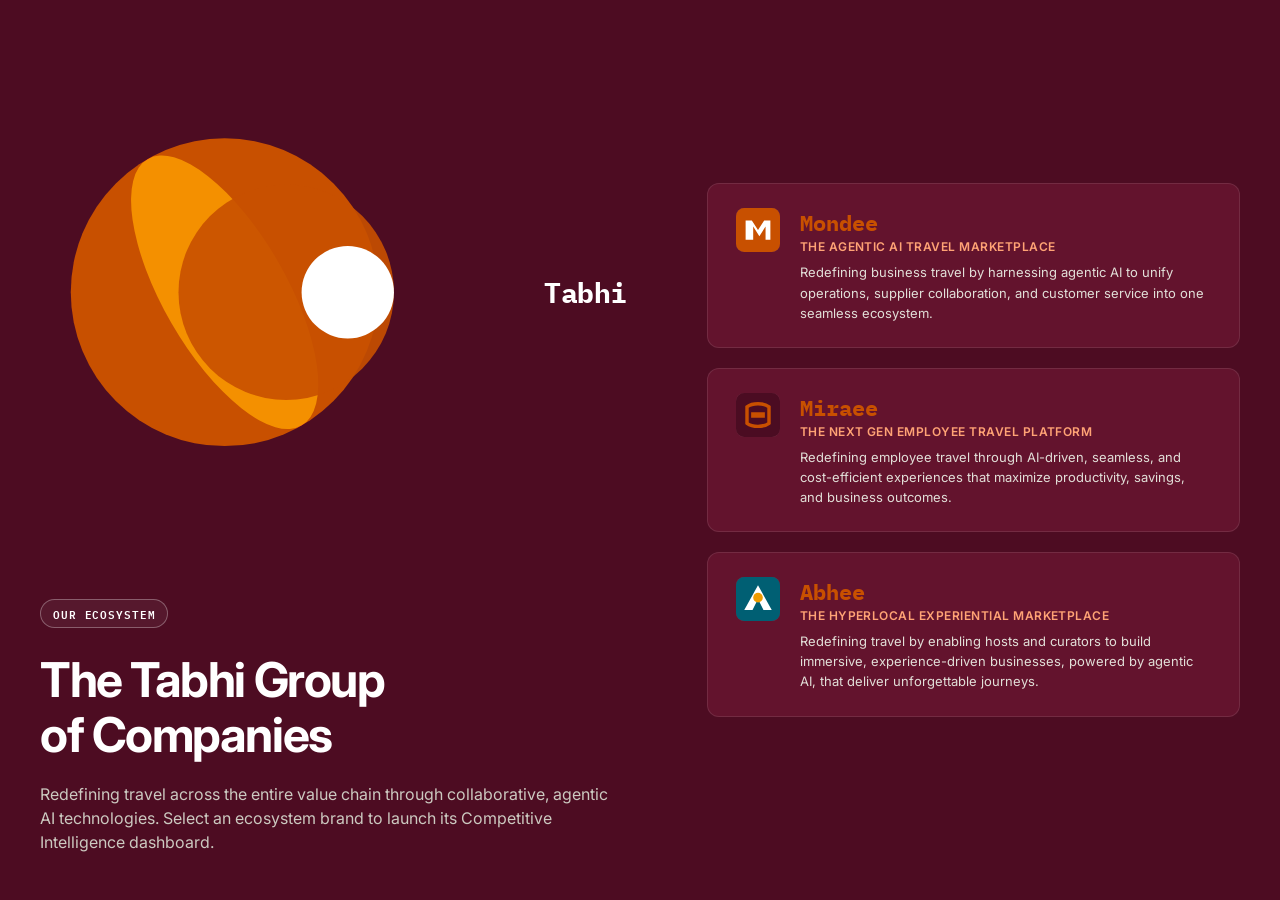
<file: News_Intelligence/Context/index_v1.html>
<!DOCTYPE html>
<html lang="en">
<head>
  <meta charset="UTF-8" />
  <meta name="viewport" content="width=device-width, initial-scale=1.0" />
  <title>Tabhi · Intelligence Command Center</title>
  <link rel="preconnect" href="https://fonts.googleapis.com" />
  <link rel="preconnect" href="https://fonts.gstatic.com" crossorigin />
  <link href="https://fonts.googleapis.com/css2?family=IBM+Plex+Mono:wght@400;500;600&family=Inter:wght@300;400;500;600;700&display=swap" rel="stylesheet" />
  <style>
    /* ── RESET & BASE ─────────────────────────── */
    *, *::before, *::after { box-sizing: border-box; margin: 0; padding: 0; }

    :root {
      --bg:          #F5F4F1;
      --surface:     #FFFFFF;
      --surface2:    #F8F7F4;
      --surface3:    #EEECEA;
      --border:      #E2DFD8;
      --border2:     #CCC9C0;
      --orange:      #C85000;
      --orange-dim:  #FCEEE6;
      --orange-glow: rgba(200,80,0,0.08);
      --slate:       #6B6B72;
      --muted:       #9B9B9B;
      --text:        #1A1A1A;
      --text-dim:    #4A4A4A;
      --white:       #111111;
      --green:       #166534;
      --green-dim:   rgba(22,101,52,0.08);
      --amber:       #92400E;
      --red:         #991B1B;
      --mono:        'IBM Plex Mono', monospace;
      --sans:        'Inter', sans-serif;
      --wine:        #4D0C22;
      --wine-light:  #63132D;
    }

    html { font-size: 14px; scroll-behavior: smooth; }

    body {
      background: var(--bg);
      color: var(--text);
      font-family: var(--sans);
      min-height: 100vh;
      -webkit-font-smoothing: antialiased;
      overflow-x: hidden;
    }

    /* ── PORTAL VIEW (LANDING PAGE) ────────────── */
    #portal-view {
      background: var(--wine);
      min-height: 100vh;
      width: 100vw;
      display: flex;
      align-items: center;
      justify-content: center;
      position: absolute;
      top: 0;
      left: 0;
      z-index: 150;
      transition: opacity 0.4s ease, transform 0.4s ease;
      padding: 40px;
    }

    .portal-container {
      max-width: 1200px;
      width: 100%;
      display: grid;
      grid-template-columns: 1.1fr 1fr;
      gap: 80px;
      align-items: center;
    }

    .portal-left {
      color: #fff;
    }

    .tabhi-logo-portal {
      display: flex;
      align-items: center;
      gap: 12px;
      margin-bottom: 60px;
    }

    .tabhi-logo-portal svg {
      width: 38px;
      height: 38px;
    }

    .tabhi-logo-portal span {
      font-family: var(--mono);
      font-size: 28px;
      font-weight: 700;
      letter-spacing: -0.02em;
    }

    .portal-pill {
      display: inline-block;
      font-family: var(--mono);
      font-size: 11px;
      font-weight: 600;
      letter-spacing: 0.08em;
      border: 1px solid rgba(255,255,255,0.3);
      padding: 4px 12px;
      border-radius: 20px;
      margin-bottom: 24px;
      text-transform: uppercase;
      background: rgba(255,255,255,0.05);
    }

    .portal-left h1 {
      font-size: 48px;
      font-weight: 700;
      line-height: 1.15;
      margin-bottom: 20px;
      letter-spacing: -0.03em;
    }

    .portal-left h1 span {
      color: var(--orange);
    }

    .portal-left p {
      font-size: 16px;
      color: #CCC9C0;
      line-height: 1.5;
    }

    .portal-right {
      display: flex;
      flex-direction: column;
      gap: 20px;
    }

    .portal-card {
      background: var(--wine-light);
      border: 1px solid rgba(255,255,255,0.1);
      border-radius: 12px;
      padding: 24px 28px;
      cursor: pointer;
      transition: transform 0.25s, border-color 0.25s, box-shadow 0.25s;
      color: #fff;
      text-decoration: none;
      display: flex;
      gap: 20px;
      align-items: flex-start;
    }

    .portal-card:hover {
      transform: translateY(-3px);
      border-color: var(--orange);
      box-shadow: 0 12px 32px rgba(0,0,0,0.2);
    }

    .portal-card-logo-wrap {
      width: 44px;
      height: 44px;
      background: rgba(255,255,255,0.1);
      border-radius: 8px;
      display: flex;
      align-items: center;
      justify-content: center;
      flex-shrink: 0;
    }

    .portal-card-content {
      flex: 1;
    }

    .portal-card-header {
      font-family: var(--mono);
      font-size: 22px;
      font-weight: 700;
      color: var(--orange);
      margin-bottom: 2px;
    }

    .portal-card-subtitle {
      font-family: var(--sans);
      font-size: 12px;
      font-weight: 600;
      color: #FFA375;
      margin-bottom: 8px;
      text-transform: uppercase;
      letter-spacing: 0.04em;
    }

    .portal-card-body {
      font-size: 13px;
      color: #E2DFD8;
      line-height: 1.55;
    }

    /* ── DASHBOARD VIEW (HIDDEN INITIALLY) ────── */
    #dashboard-view {
      display: none;
      opacity: 0;
      transition: opacity 0.4s ease;
    }

    /* ── HEADER ───────────────────────────────── */
    header {
      background: var(--surface);
      border-bottom: 1px solid var(--border);
      padding: 0 32px;
      display: flex;
      align-items: center;
      justify-content: space-between;
      height: 64px;
    }

    .logo {
      display: flex;
      align-items: center;
      gap: 12px;
    }

    .logo-mark {
      width: 32px;
      height: 32px;
      display: flex;
      align-items: center;
      justify-content: center;
      cursor: pointer;
    }

    .logo-text-group {
      display: flex;
      align-items: center;
      gap: 12px;
    }

    .logo-main-title {
      font-family: var(--mono);
      font-size: 14px;
      font-weight: 700;
      color: var(--white);
      letter-spacing: 0.04em;
    }

    .logo-divider {
      width: 1px;
      height: 16px;
      background: var(--border);
    }

    .logo-active-brand {
      font-family: var(--mono);
      font-size: 13px;
      font-weight: 700;
      color: var(--orange);
      letter-spacing: 0.04em;
      text-transform: uppercase;
    }

    .back-btn {
      font-family: var(--mono);
      font-size: 10px;
      color: var(--slate);
      cursor: pointer;
      text-decoration: none;
      display: flex;
      align-items: center;
      gap: 4px;
      padding: 5px 10px;
      background: var(--surface2);
      border: 1px solid var(--border);
      border-radius: 4px;
      margin-left: 16px;
      transition: background 0.15s, border-color 0.15s, color 0.15s;
    }

    .back-btn:hover {
      background: var(--orange-glow);
      border-color: var(--orange);
      color: var(--orange);
    }

    .header-right {
      display: flex;
      align-items: center;
      gap: 20px;
    }

    .header-badge {
      font-family: var(--mono);
      font-size: 10px;
      color: var(--green);
      background: var(--green-dim);
      border: 1px solid rgba(34,197,94,0.2);
      border-radius: 20px;
      padding: 3px 10px;
      display: flex;
      align-items: center;
      gap: 5px;
      letter-spacing: 0.08em;
    }

    .header-badge::before {
      content: '';
      width: 5px;
      height: 5px;
      background: var(--green);
      border-radius: 50%;
      animation: pulse-green 2s ease-in-out infinite;
    }

    @keyframes pulse-green {
      0%, 100% { opacity: 1; }
      50% { opacity: 0.4; }
    }

    .header-time {
      font-family: var(--mono);
      font-size: 11px;
      color: var(--muted);
    }

    /* ── NAV TABS ─────────────────────────────── */
    .nav-tabs {
      background: var(--surface);
      border-bottom: 1px solid var(--border);
      padding: 0 32px;
      display: flex;
      gap: 0;
    }

    .nav-tab {
      font-family: var(--mono);
      font-size: 11px;
      letter-spacing: 0.08em;
      color: var(--muted);
      padding: 14px 20px;
      cursor: pointer;
      border-bottom: 2px solid transparent;
      transition: color 0.15s, border-color 0.15s;
      text-transform: uppercase;
      white-space: nowrap;
    }

    .nav-tab.active {
      color: var(--orange);
      border-bottom-color: var(--orange);
      font-weight: 600;
    }

    .nav-tab:hover:not(.active) { color: var(--text-dim); }

    /* ── PAGE LAYOUT ──────────────────────────── */
    .page {
      max-width: 1440px;
      margin: 0 auto;
      padding: 28px 32px 60px;
    }

    /* ── PAGE HERO ────────────────────────────── */
    .page-hero {
      display: flex;
      align-items: flex-end;
      justify-content: space-between;
      margin-bottom: 28px;
      padding-bottom: 22px;
      border-bottom: 1px solid var(--border);
    }

    .page-hero-left h1 {
      font-size: 22px;
      font-weight: 600;
      color: var(--white);
      letter-spacing: -0.02em;
      line-height: 1.2;
    }

    .page-hero-left p {
      font-size: 13px;
      color: var(--slate);
      margin-top: 4px;
    }

    .filter-row {
      display: flex;
      gap: 8px;
      align-items: center;
    }

    .filter-chip {
      font-family: var(--mono);
      font-size: 10px;
      color: var(--text-dim);
      background: var(--surface2);
      border: 1px solid var(--border);
      border-radius: 4px;
      padding: 5px 10px;
      cursor: pointer;
      letter-spacing: 0.06em;
      transition: border-color 0.15s, color 0.15s;
    }

    .filter-chip:hover, .filter-chip.active {
      border-color: var(--orange);
      color: var(--orange);
    }

    /* ── EXECUTIVE INSIGHTS PANEL (NEW REDESIGN) ── */
    .exec-insights-panel {
      background: var(--surface);
      border: 1px solid var(--border);
      border-radius: 8px;
      padding: 20px 24px;
      margin-bottom: 28px;
      box-shadow: 0 4px 12px rgba(0,0,0,0.02);
    }

    .exec-insights-header {
      display: flex;
      align-items: center;
      gap: 8px;
      margin-bottom: 14px;
      padding-bottom: 10px;
      border-bottom: 1px solid var(--border);
    }

    .exec-insights-icon {
      font-size: 16px;
    }

    .exec-insights-title {
      font-size: 13px;
      font-weight: 600;
      font-family: var(--mono);
      text-transform: uppercase;
      letter-spacing: 0.06em;
      color: var(--orange);
    }

    .exec-insights-list {
      display: flex;
      flex-direction: column;
      gap: 10px;
    }

    .exec-insight-item {
      display: flex;
      align-items: flex-start;
      gap: 10px;
      font-size: 12.5px;
      color: var(--text-dim);
      line-height: 1.5;
    }

    .exec-insight-bullet {
      width: 6px;
      height: 6px;
      border-radius: 50%;
      background: var(--orange);
      flex-shrink: 0;
      margin-top: 6px;
    }

    /* ── SECTION HEADER ───────────────────────── */
    .section-header {
      display: flex;
      align-items: center;
      justify-content: space-between;
      margin-bottom: 16px;
      margin-top: 36px;
    }

    .section-header:first-of-type { margin-top: 0; }

    .section-title {
      display: flex;
      align-items: center;
      gap: 10px;
    }

    .section-name {
      font-size: 15px;
      font-weight: 600;
      color: var(--white);
    }

    .section-link {
      font-family: var(--mono);
      font-size: 10px;
      color: var(--slate);
      cursor: pointer;
      letter-spacing: 0.06em;
      transition: color 0.15s;
      text-decoration: none;
    }

    .section-link:hover { color: var(--orange); }

    /* ── THREE-COLUMN GRID ────────────────────── */
    .main-grid {
      display: grid;
      grid-template-columns: 1fr 1fr 380px;
      gap: 20px;
      align-items: start;
    }

    /* ── FLAT CARD ────────────────────────────── */
    .flat-card {
      background: var(--surface);
      border: 1px solid var(--border);
      border-radius: 8px;
      padding: 14px 16px;
      transition: border-color 0.15s;
      cursor: pointer;
      margin-bottom: 10px;
    }

    .flat-card:hover { border-color: var(--border2); }

    .flat-card-meta {
      display: flex;
      align-items: center;
      justify-content: space-between;
      margin-bottom: 6px;
    }

    .flat-card-company {
      display: flex;
      align-items: center;
      gap: 8px;
    }

    .company-logo {
      width: 24px;
      height: 24px;
      border-radius: 4px;
      display: flex;
      align-items: center;
      justify-content: center;
      flex-shrink: 0;
      overflow: hidden;
      background: var(--surface2);
      border: 1px solid var(--border);
      padding: 2px;
    }

    .company-logo svg {
      width: 100%;
      height: 100%;
      object-fit: contain;
    }

    .company-name {
      font-family: var(--mono);
      font-size: 10px;
      font-weight: 600;
      color: var(--text-dim);
      letter-spacing: 0.06em;
    }

    .news-time {
      font-family: var(--mono);
      font-size: 10px;
      color: var(--muted);
    }

    .flat-card-headline {
      font-size: 12px;
      font-weight: 500;
      color: var(--text);
      line-height: 1.45;
      margin-bottom: 6px;
    }

    .flat-card-footer {
      display: flex;
      align-items: center;
      justify-content: space-between;
      margin-top: 8px;
      padding-top: 8px;
      border-top: 1px solid rgba(0,0,0,0.03);
    }

    .news-tags {
      display: flex;
      gap: 6px;
      flex-wrap: wrap;
    }

    .tag {
      font-family: var(--mono);
      font-size: 9px;
      letter-spacing: 0.08em;
      padding: 2px 7px;
      border-radius: 3px;
      font-weight: 500;
    }

    .tag-orange { background: var(--orange-glow); color: var(--orange); border: 1px solid rgba(232,93,4,0.25); }
    .tag-slate  { background: var(--surface3); color: var(--slate); border: 1px solid var(--border); }
    .tag-green  { background: rgba(34,197,94,0.08); color: var(--green); border: 1px solid rgba(34,197,94,0.2); }
    .tag-amber  { background: rgba(245,158,11,0.08); color: var(--amber); border: 1px solid rgba(245,158,11,0.2); }
    .tag-red    { background: rgba(239,68,68,0.08); color: var(--red); border: 1px solid rgba(239,68,68,0.2); }

    .news-source {
      font-family: var(--mono);
      font-size: 9px;
      color: var(--muted);
    }

    /* ── GRID COLUMN WRAPPERS ─────────────────── */
    .grid-col-inner {
      background: var(--surface);
      border: 1px solid var(--border);
      border-radius: 10px;
      overflow: hidden;
    }

    .grid-col-heading {
      padding: 14px 16px;
      border-bottom: 1px solid var(--border);
      display: flex;
      align-items: center;
      justify-content: space-between;
    }

    .grid-col-heading-left {
      display: flex;
      align-items: center;
      gap: 8px;
    }

    .col-icon {
      width: 24px;
      height: 24px;
      border-radius: 5px;
      background: var(--orange-glow);
      border: 1px solid rgba(232,93,4,0.2);
      display: flex;
      align-items: center;
      justify-content: center;
      font-size: 12px;
    }

    .col-title {
      font-size: 13px;
      font-weight: 600;
      color: var(--white);
    }

    .col-subtitle {
      font-family: var(--mono);
      font-size: 10px;
      color: var(--muted);
    }

    .col-count-badge {
      font-family: var(--mono);
      font-size: 10px;
      color: var(--orange);
      background: var(--orange-glow);
      border: 1px solid rgba(232,93,4,0.2);
      border-radius: 3px;
      padding: 2px 7px;
    }

    .grid-col-body {
      padding: 12px;
      display: flex;
      flex-direction: column;
    }

    /* ── SCROLL MORE ──────────────────────────── */
    .scroll-more {
      text-align: center;
      padding: 10px;
      margin-top: 4px;
    }

    .scroll-more button {
      background: none;
      border: 1px solid var(--border);
      border-radius: 4px;
      color: var(--muted);
      font-family: var(--mono);
      font-size: 10px;
      letter-spacing: 0.08em;
      padding: 6px 16px;
      cursor: pointer;
      transition: border-color 0.15s, color 0.15s;
    }

    .scroll-more button:hover {
      border-color: var(--orange);
      color: var(--orange);
    }

    /* ── FOOTER ───────────────────────────────── */
    footer {
      border-top: 1px solid var(--border);
      padding: 16px 32px;
      display: flex;
      align-items: center;
      justify-content: space-between;
      background: var(--surface);
      margin-top: 60px;
    }

    .footer-left {
      font-family: var(--mono);
      font-size: 10px;
      color: var(--muted);
    }

    .footer-right {
      font-family: var(--mono);
      font-size: 10px;
      color: var(--muted);
      display: flex;
      gap: 20px;
    }

    .footer-right a { color: var(--muted); text-decoration: none; }
    .footer-right a:hover { color: var(--orange); }
  </style>
</head>
<body>

  <!-- ── PORTAL VIEW (TABHI LANDING PAGE) ────── -->
  <div id="portal-view">
    <div class="portal-container">
      <div class="portal-left">
        <div class="tabhi-logo-portal" id="tabhi-logo-portal-svg">
          <!-- populated by script to include official Tabhi logo -->
        </div>
        <span class="portal-pill">Our Ecosystem</span>
        <h1>The Tabhi Group<br>of Companies</h1>
        <p>Redefining travel across the entire value chain through collaborative, agentic AI technologies. Select an ecosystem brand to launch its Competitive Intelligence dashboard.</p>
      </div>

      <div class="portal-right">
        <!-- Mondee B2B -->
        <div class="portal-card" onclick="loadBrand('mondee')">
          <div class="portal-card-logo-wrap" id="portal-card-mondee-logo">
            <!-- dynamic svg logo -->
          </div>
          <div class="portal-card-content">
            <div class="portal-card-header">Mondee</div>
            <div class="portal-card-subtitle">The Agentic AI Travel Marketplace</div>
            <div class="portal-card-body">
              Redefining business travel by harnessing agentic AI to unify operations, supplier collaboration, and customer service into one seamless ecosystem.
            </div>
          </div>
        </div>

        <!-- Miraee B2E -->
        <div class="portal-card" onclick="loadBrand('miraee')">
          <div class="portal-card-logo-wrap" id="portal-card-miraee-logo">
            <!-- dynamic svg logo -->
          </div>
          <div class="portal-card-content">
            <div class="portal-card-header">Miraee</div>
            <div class="portal-card-subtitle">The Next Gen Employee Travel Platform</div>
            <div class="portal-card-body">
              Redefining employee travel through AI-driven, seamless, and cost-efficient experiences that maximize productivity, savings, and business outcomes.
            </div>
          </div>
        </div>

        <!-- Abhee B2C -->
        <div class="portal-card" onclick="loadBrand('abhee')">
          <div class="portal-card-logo-wrap" id="portal-card-abhee-logo">
            <!-- dynamic svg logo -->
          </div>
          <div class="portal-card-content">
            <div class="portal-card-header">Abhee</div>
            <div class="portal-card-subtitle">The Hyperlocal Experiential Marketplace</div>
            <div class="portal-card-body">
              Redefining travel by enabling hosts and curators to build immersive, experience-driven businesses, powered by agentic AI, that deliver unforgettable journeys.
            </div>
          </div>
        </div>
      </div>
    </div>
  </div>


  <!-- ── DASHBOARD VIEW (ACTIVE STATE) ───────── -->
  <div id="dashboard-view">

    <!-- ── HEADER ── -->
    <header>
      <div class="logo">
        <div class="logo-mark" onclick="goHome()" id="header-brand-logo-mark">
          <!-- dynamic svg brand logo -->
        </div>
        <div class="logo-text-group">
          <span class="logo-main-title" onclick="goHome()" style="cursor:pointer;">TABHI · MICC</span>
          <div class="logo-divider"></div>
          <span class="logo-active-brand" id="active-brand-title">MONDEE (B2B)</span>
        </div>
        <a class="back-btn" onclick="goHome()">
          <span>←</span> Back to Ecosystem
        </a>
      </div>
      <div class="header-right">
        <div class="header-badge" id="header-badge-txt">B2B RADAR</div>
        <div class="header-time" id="clock">-</div>
      </div>
    </header>

    <!-- ── NAV TABS ── -->
    <nav class="nav-tabs">
      <div class="nav-tab active" data-tab="overview" onclick="switchTab('overview')">OVERVIEW</div>
      <div class="nav-tab" data-tab="growth-marketing" onclick="switchTab('growth-marketing')">GROWTH &amp; MARKETING</div>
      <div class="nav-tab" data-tab="product-strategy" onclick="switchTab('product-strategy')">PRODUCT &amp; STRATEGY</div>
    </nav>

    <!-- ── PAGE CONTENT ── -->
    <main class="page">
      
      <!-- ── PAGE HERO ── -->
      <div class="page-hero">
        <div class="page-hero-left">
          <h1 id="hero-title">B2B Distribution &amp; Agency Intelligence</h1>
          <p id="hero-description">GDS, wholesale consolidators, agency OTAs, and direct supplier portals competing with Mondee</p>
        </div>
        <div class="filter-row">
          <div class="filter-chip active">ALL</div>
          <div class="filter-chip">TODAY</div>
          <div class="filter-chip">7D</div>
          <div class="filter-chip">30D</div>
        </div>
      </div>

      <!-- ── EXECUTIVE INSIGHTS PANEL ── -->
      <div class="exec-insights-panel" id="exec-insights-container">
        <div class="exec-insights-header">
          <span class="exec-insights-icon">💡</span>
          <span class="exec-insights-title" id="exec-insights-title-txt">Executive Insights</span>
        </div>
        <div class="exec-insights-list" id="exec-insights-items-list">
          <!-- populated dynamically -->
        </div>
      </div>

      <!-- ── TAB 1: OVERVIEW VIEW ── -->
      <div id="view-overview" class="tab-view">
        <div class="main-grid" id="overview-grid">
          <!-- Col 1, Col 2, Col 3 rendered dynamically -->
        </div>

        <div class="video-section">
          <div class="section-header">
            <div class="section-title">
              <div class="col-icon">▶️</div>
              <span class="section-name" id="video-section-title">B2B &amp; GDS Strategy Presentation Briefs</span>
            </div>
            <a href="#" class="section-link" id="video-all-link">VIEW ALL BRIEFS →</a>
          </div>
          <div class="video-grid" id="video-grid-container">
            <!-- dynamic videos -->
          </div>
        </div>
      </div>

      <!-- ── TAB 2: GROWTH & MARKETING VIEW ── -->
      <div id="view-growth-marketing" class="tab-view" style="display:none;">
        <div class="main-grid" id="growth-grid">
          <!-- dynamic columns -->
        </div>
      </div>

      <!-- ── TAB 3: PRODUCT & STRATEGY VIEW ── -->
      <div id="view-product-strategy" class="tab-view" style="display:none;">
        <div class="main-grid" id="product-grid">
          <!-- dynamic columns -->
        </div>
      </div>

    </main>

    <!-- ── FOOTER ── -->
    <footer>
      <div class="footer-left" id="footer-left-txt">TABHI · Command Center · Portfolio Competitive Intelligence · Updated continuously</div>
      <div class="footer-right">
        <a href="#">Blueprint Spec</a>
        <a href="#">Excel Database</a>
        <a href="#" onclick="goHome()">Ecosystem Hub</a>
      </div>
    </footer>

  </div>


  <!-- ── DRAWER OVERLAY ─────────────────────────── -->
  <div id="drawer-overlay" onclick="closeDrawer()" style="
    display:none;position:fixed;inset:0;background:rgba(0,0,0,0.3);z-index:200;backdrop-filter:blur(2px);
  "></div>

  <div id="drawer" style="
    display:none;position:fixed;top:0;right:0;width:460px;height:100vh;
    background:var(--surface);border-left:1px solid var(--border);
    z-index:201;overflow-y:auto;box-shadow:-8px 0 32px rgba(0,0,0,0.12);
    transform:translateX(100%);transition:transform 0.25s cubic-bezier(.4,0,.2,1);
    font-family:var(--sans);
  ">
    <div style="padding:20px 24px;border-bottom:1px solid var(--border);display:flex;align-items:center;justify-content:space-between;position:sticky;top:0;background:var(--surface);z-index:1;">
      <div id="drawer-company-wrap" style="display:flex;align-items:center;gap:10px;">
        <div id="drawer-logo" class="company-logo" style="width:28px;height:28px;border-radius:6px;padding:2px;"></div>
        <div>
          <div id="drawer-company" style="font-family:var(--mono);font-size:11px;font-weight:600;letter-spacing:.06em;color:var(--text-dim);"></div>
          <div id="drawer-time" style="font-family:var(--mono);font-size:10px;color:var(--muted);margin-top:1px;"></div>
        </div>
      </div>
      <button onclick="closeDrawer()" style="background:var(--surface2);border:1px solid var(--border);border-radius:6px;padding:6px 10px;cursor:pointer;font-size:13px;color:var(--text-dim);">✕</button>
    </div>
    <div style="padding:22px 24px;">
      <div id="drawer-tags" style="display:flex;gap:6px;margin-bottom:14px;flex-wrap:wrap;"></div>
      <h2 id="drawer-headline" style="font-size:16px;font-weight:600;line-height:1.45;color:var(--white);margin-bottom:14px;"></h2>
      <p id="drawer-body" style="font-size:13px;color:var(--slate);line-height:1.65;margin-bottom:22px;"></p>
      <div style="border-top:1px solid var(--border);padding-top:16px;display:flex;gap:10px;">
        <a id="drawer-link" href="#" target="_blank" style="
          display:inline-flex;align-items:center;gap:6px;
          background:var(--orange);color:#fff;font-family:var(--mono);font-size:11px;font-weight:600;
          letter-spacing:.06em;padding:8px 16px;border-radius:5px;text-decoration:none;
          transition:opacity .15s;
        " onmouseover="this.style.opacity='.85'" onmouseout="this.style.opacity='1'">READ SOURCE →</a>
        <button onclick="closeDrawer()" style="
          background:none;border:1px solid var(--border);border-radius:5px;
          font-family:var(--mono);font-size:11px;color:var(--muted);padding:8px 14px;cursor:pointer;
          transition:border-color .15s;
        " onmouseover="this.style.borderColor='var(--border2)'" onmouseout="this.style.borderColor='var(--border)'">CLOSE</button>
      </div>
    </div>
  </div>

  <!-- ── VIDEO MODAL ────────────────────────────── -->
  <div id="video-overlay" onclick="closeVideo()" style="
    display:none;position:fixed;inset:0;background:rgba(0,0,0,0.85);z-index:300;
    align-items:center;justify-content:center;backdrop-filter:blur(4px);
  "></div>
  <div id="video-modal" style="
    display:none;position:fixed;top:50%;left:50%;transform:translate(-50%,-50%);
    width:720px;max-width:95vw;z-index:301;
  ">
    <div style="background:var(--surface2);border:1px solid var(--border);border-radius:12px;overflow:hidden;box-shadow:0 32px 80px rgba(0,0,0,0.4);">
      <div id="video-modal-thumb" style="aspect-ratio:16/9;display:flex;align-items:center;justify-content:center;font-size:80px;position:relative;">
        <div style="position:absolute;inset:0;background:rgba(0,0,0,0.35);"></div>
        <div style="position:relative;z-index:1;text-align:center;">
          <div style="font-size:72px;margin-bottom:8px;" id="video-modal-emoji"></div>
          <div style="font-family:var(--mono);font-size:11px;color:rgba(255,255,255,.6);letter-spacing:.08em;">PREVIEW BRIEF - NOT CONNECTED TO LIVE STREAMS</div>
        </div>
      </div>
      <div style="padding:18px 20px;">
        <div id="video-modal-badge" style="font-family:var(--mono);font-size:9px;font-weight:600;letter-spacing:.08em;padding:2px 8px;border-radius:3px;display:inline-block;margin-bottom:10px;"></div>
        <div id="video-modal-title" style="font-size:15px;font-weight:600;color:var(--white);line-height:1.4;margin-bottom:6px;"></div>
        <div id="video-modal-meta" style="font-family:var(--mono);font-size:11px;color:var(--muted);margin-bottom:14px;"></div>
        <div style="display:flex;gap:10px;align-items:center;">
          <a id="video-modal-link" href="#" target="_blank" style="
            background:var(--orange);color:#fff;font-family:var(--mono);font-size:11px;font-weight:600;
            letter-spacing:.06em;padding:8px 16px;border-radius:5px;text-decoration:none;display:inline-flex;align-items:center;gap:6px;
          ">▶ VIEW ON YOUTUBE</a>
          <button onclick="closeVideo()" style="
            background:none;border:1px solid var(--border);border-radius:5px;
            font-family:var(--mono);font-size:11px;color:var(--muted);padding:8px 14px;cursor:pointer;
          ">CLOSE ✕</button>
        </div>
      </div>
    </div>
  </div>

  <!-- ── ADD COMPANY MODAL ──────────────────────── -->
  <div id="add-overlay" onclick="closeAdd()" style="
    display:none;position:fixed;inset:0;background:rgba(0,0,0,0.5);z-index:300;
    align-items:center;justify-content:center;backdrop-filter:blur(3px);
  "></div>
  <div id="add-modal" style="
    display:none;position:fixed;top:50%;left:50%;transform:translate(-50%,-50%);
    width:420px;max-width:95vw;z-index:301;
  ">
    <div style="background:var(--surface);border:1px solid var(--border);border-radius:12px;overflow:hidden;box-shadow:0 24px 60px rgba(0,0,0,0.2);">
      <div style="padding:18px 20px;border-bottom:1px solid var(--border);display:flex;justify-content:space-between;align-items:center;">
        <div style="font-size:14px;font-weight:600;color:var(--white);" id="add-modal-title">Track a new company</div>
        <button onclick="closeAdd()" style="background:none;border:none;font-size:16px;cursor:pointer;color:var(--muted);">✕</button>
      </div>
      <div style="padding:20px;">
        <div style="margin-bottom:14px;">
          <label style="font-family:var(--mono);font-size:10px;color:var(--muted);letter-spacing:.08em;display:block;margin-bottom:6px;">COMPANY NAME</label>
          <input id="add-name" type="text" placeholder="e.g. Sabre, Layla..." style="
            width:100%;padding:9px 12px;border:1px solid var(--border);border-radius:6px;
            background:var(--surface2);color:var(--text);font-family:var(--sans);font-size:13px;
            outline:none;transition:border-color .15s;
          " onfocus="this.style.borderColor='var(--orange)'" onblur="this.style.borderColor='var(--border)'"/>
        </div>
        <div style="margin-bottom:14px;">
          <label style="font-family:var(--mono);font-size:10px;color:var(--muted);letter-spacing:.08em;display:block;margin-bottom:6px;">WEBSITE</label>
          <input id="add-url" type="text" placeholder="https://..." style="
            width:100%;padding:9px 12px;border:1px solid var(--border);border-radius:6px;
            background:var(--surface2);color:var(--text);font-family:var(--sans);font-size:13px;
            outline:none;transition:border-color .15s;
          " onfocus="this.style.borderColor='var(--orange)'" onblur="this.style.borderColor='var(--border)'"/>
        </div>
        <button onclick="handleAdd()" style="
          width:100%;background:var(--orange);color:#fff;border:none;border-radius:6px;
          font-family:var(--mono);font-size:11px;font-weight:600;letter-spacing:.08em;
          padding:10px;cursor:pointer;transition:opacity .15s;
        " onmouseover="this.style.opacity='.85'" onmouseout="this.style.opacity='1'">+ ADD TO WATCHLIST</button>
      </div>
    </div>
  </div>

  <!-- ── BRAND LOGOS & VECTOR GRAPHICS ── -->
  <script>
    // SVG vectors for each brand logo to make them premium and realistic
    const logoSVGs = {
      tabhi: `<svg viewBox="0 0 32 32" style="width:100%;height:100%;"><circle cx="12" cy="16" r="10" fill="#C85000" /><ellipse cx="12" cy="16" rx="4" ry="10" fill="#FFF" transform="rotate(-30 12 16)" style="mix-blend-mode: overlay; opacity:0.8;" /><circle cx="16" cy="16" r="7" fill="#C85000" style="opacity: 0.9;" /><circle cx="20" cy="16" r="3" fill="#FFF" /></svg>`,
      mondee: `<svg viewBox="0 0 32 32" style="width:100%;height:100%;"><rect width="32" height="32" rx="6" fill="#C85000" /><path d="M7 23V9h4.5l4.5 7 4.5-7H25v14h-3.5V13.5l-4.5 7-4.5-7V23H7z" fill="#FFF" /></svg>`,
      miraee: `<svg viewBox="0 0 32 32" style="width:100%;height:100%;"><rect width="32" height="32" rx="6" fill="#4B0C22" /><path d="M8 22V10c4-3 12-3 16 0v12c-4 3-12 3-16 0z" fill="none" stroke="#C85000" stroke-width="2.5" /><path d="M11 14h10v4H11z" fill="#C85000" /></svg>`,
      abhee: `<svg viewBox="0 0 32 32" style="width:100%;height:100%;"><rect width="32" height="32" rx="6" fill="#005F73" /><path d="M16 6L6 24h6l4-8 4 8h6L16 6z" fill="#FFF" /><circle cx="16" cy="15" r="3.5" fill="#EE9B00" /></svg>`,
      sabre: `<svg viewBox="0 0 24 24" style="width:100%;height:100%;"><rect width="24" height="24" rx="4" fill="#D9381E" /><path d="M6 17c1.5-2.5 4-5 6-5s4.5 2.5 6 5M12 7c-2 0-3 1.5-3 3.5s1 3.5 3 3.5 3-1.5 3-3.5S14 7 12 7z" fill="none" stroke="#FFF" stroke-width="2" /></svg>`,
      amadeus: `<svg viewBox="0 0 24 24" style="width:100%;height:100%;"><rect width="24" height="24" rx="4" fill="#005F9E" /><circle cx="12" cy="12" r="7" fill="none" stroke="#FFF" stroke-width="1.8" /><ellipse cx="12" cy="12" rx="2.5" ry="7" fill="none" stroke="#FFF" stroke-width="1.2" /><line x1="5" y1="12" x2="19" y2="12" stroke="#FFF" stroke-width="1.2" /></svg>`,
      travelport: `<svg viewBox="0 0 24 24" style="width:100%;height:100%;"><rect width="24" height="24" rx="4" fill="#5C2D91" /><path d="M7 7h10v10H7z" fill="none" stroke="#FFF" stroke-width="2.5" /><circle cx="12" cy="12" r="3.5" fill="#FFF" /></svg>`,
      centrav: `<svg viewBox="0 0 24 24" style="width:100%;height:100%;"><rect width="24" height="24" rx="4" fill="#2E7D32" /><path d="M5 19L19 5M9 5h10v10" fill="none" stroke="#FFF" stroke-width="2.5" stroke-linecap="round" stroke-linejoin="round" /></svg>`,
      picasso: `<svg viewBox="0 0 24 24" style="width:100%;height:100%;"><rect width="24" height="24" rx="4" fill="#1565C0" /><circle cx="9" cy="9" r="4.5" fill="#FFF" /><circle cx="15" cy="15" r="4.5" fill="#FFF" style="opacity:0.8;" /><circle cx="12" cy="12" r="3" fill="#C85000" /></svg>`,
      expedia: `<svg viewBox="0 0 24 24" style="width:100%;height:100%;"><rect width="24" height="24" rx="4" fill="#1A1A1A" /><path d="M12 4a8 8 0 100 16 8 8 0 000-16zm-3.5 8h7M12 8.5v7" fill="none" stroke="#FFCC00" stroke-width="2.2" /></svg>`,
      booking: `<svg viewBox="0 0 24 24" style="width:100%;height:100%;"><rect width="24" height="24" rx="4" fill="#003580" /><path d="M7 8h5c2 0 3.5 1 3.5 2.5S14 13 12 13H7V8zm0 5h5c2 0 3.5 1 3.5 2.5S14 18 12 18H7v-5z" fill="#FFF" /></svg>`,
      navan: `<svg viewBox="0 0 24 24" style="width:100%;height:100%;"><rect width="24" height="24" rx="4" fill="#8B5CF6" /><path d="M8 7v10l8-10v10" fill="none" stroke="#FFF" stroke-width="2.5" stroke-linecap="round" stroke-linejoin="round" /></svg>`,
      travelperk: `<svg viewBox="0 0 24 24" style="width:100%;height:100%;"><rect width="24" height="24" rx="4" fill="#5C2D91" /><path d="M7 17V7h4.5c2 0 3.5.8 3.5 2.5S13.5 12 11.5 12H9v5H7z" fill="#FFF" /><circle cx="16" cy="14" r="3" fill="#FFA375" /></svg>`,
      amex: `<svg viewBox="0 0 24 24" style="width:100%;height:100%;"><rect width="24" height="24" rx="4" fill="#1A6BDB" /><path d="M7 17l5-10 5 10H7z" fill="none" stroke="#FFF" stroke-width="2" /><path d="M10 13h4" stroke="#FFF" stroke-width="2" /></svg>`,
      sap: `<svg viewBox="0 0 24 24" style="width:100%;height:100%;"><rect width="24" height="24" rx="4" fill="#0D7EBF" /><path d="M6 9h12v6H6z" fill="none" stroke="#FFF" stroke-width="2" /><circle cx="12" cy="12" r="2.5" fill="#FFF" /></svg>`,
      brex: `<svg viewBox="0 0 24 24" style="width:100%;height:100%;"><rect width="24" height="24" rx="4" fill="#F97316" /><path d="M6 9l6-4 6 4v6l-6 4-6-4V9z" fill="none" stroke="#FFF" stroke-width="2" /></svg>`,
      ramp: `<svg viewBox="0 0 24 24" style="width:100%;height:100%;"><rect width="24" height="24" rx="4" fill="#111" /><path d="M7 7h10l-5 10L7 7z" fill="#22C55E" /></svg>`,
      tripos: `<svg viewBox="0 0 24 24" style="width:100%;height:100%;"><rect width="24" height="24" rx="4" fill="#4F46E5" /><circle cx="12" cy="12" r="5" fill="none" stroke="#FFF" stroke-width="2" /><circle cx="12" cy="12" r="2.5" fill="#FFF" /></svg>`,
      flowtrip: `<svg viewBox="0 0 24 24" style="width:100%;height:100%;"><rect width="24" height="24" rx="4" fill="#EC4899" /><path d="M6 14c2-4 6-4 8-8M10 18c3-2 6-4 8-8" fill="none" stroke="#FFF" stroke-width="2.5" stroke-linecap="round" /></svg>`,
      voyagex: `<svg viewBox="0 0 24 24" style="width:100%;height:100%;"><rect width="24" height="24" rx="4" fill="#06B6D4" /><path d="M6 6h12M6 12h12M6 18h12" fill="none" stroke="#FFF" stroke-width="2.5" stroke-linecap="round" /><circle cx="12" cy="12" r="3" fill="#EE9B00" /></svg>`,
      hopper: `<svg viewBox="0 0 24 24" style="width:100%;height:100%;"><rect width="24" height="24" rx="4" fill="#059669" /><path d="M12 19c-3 0-5-2-5-4.5s2-4.5 5-4.5 5 2 5 4.5-2 4.5-5 4.5z" fill="none" stroke="#FFF" stroke-width="1.8" /><path d="M10 8V4c0-.5.5-.8.9-.5l2 2" fill="none" stroke="#FFF" stroke-width="1.8" /></svg>`,
      airbnb: `<svg viewBox="0 0 24 24" style="width:100%;height:100%;"><rect width="24" height="24" rx="4" fill="#FF5A5F" /><path d="M12 6c-2.5 0-4 1.5-4 4s1.5 4 4 6.5c2.5-2.5 4-4 4-6.5s-1.5-4-4-4zm0 6a2 2 0 100-4 2 2 0 000 4z" fill="none" stroke="#FFF" stroke-width="1.8" /></svg>`,
      vrbo: `<svg viewBox="0 0 24 24" style="width:100%;height:100%;"><rect width="24" height="24" rx="4" fill="#0F294A" /><path d="M7 9l5-4 5 4v6H7V9z" fill="none" stroke="#FFF" stroke-width="2" /><line x1="7" y1="12" x2="17" y2="12" stroke="#FFF" stroke-width="1.5" /></svg>`,
      tripadvisor: `<svg viewBox="0 0 24 24" style="width:100%;height:100%;"><rect width="24" height="24" rx="4" fill="#34E0A1" /><circle cx="9" cy="12" r="3.5" fill="none" stroke="#111" stroke-width="1.8" /><circle cx="15" cy="12" r="3.5" fill="none" stroke="#111" stroke-width="1.8" /><circle cx="9" cy="12" r="1.5" fill="#111" /><circle cx="15" cy="12" r="1.5" fill="#111" /></svg>`,
      layla: `<svg viewBox="0 0 24 24" style="width:100%;height:100%;"><rect width="24" height="24" rx="4" fill="#6366F1" /><circle cx="12" cy="12" r="6.5" fill="none" stroke="#FFF" stroke-width="2" /><path d="M12 9v6" stroke="#FFF" stroke-width="2" /></svg>`,
      clientbase: `<svg viewBox="0 0 24 24" style="width:100%;height:100%;"><rect width="24" height="24" rx="4" fill="#555" /><path d="M7 17V7h4.5c2 0 3.5.8 3.5 2.5S13.5 12 11.5 12H9" fill="none" stroke="#FFF" stroke-width="2" /></svg>`,
      viator: `<svg viewBox="0 0 24 24" style="width:100%;height:100%;"><rect width="24" height="24" rx="4" fill="#FF9900" /><path d="M7 7h10v10H7z" fill="none" stroke="#FFF" stroke-width="2.5" /><circle cx="12" cy="12" r="3" fill="#FFF" /></svg>`,
      default: `<svg viewBox="0 0 24 24" style="width:100%;height:100%;"><rect width="24" height="24" rx="4" fill="#555" /><path d="M12 7c-2.7 0-5 2.3-5 5s2.3 5 5 5 5-2.3 5-5-2.3-5-5-5z" fill="none" stroke="#FFF" stroke-width="2" /></svg>`
    };

    function getLogoSVG(brandKey) {
      const key = brandKey.toLowerCase().replace(/[\s\.\-]+/g, '');
      if (logoSVGs[key]) return logoSVGs[key];
      // fallback searches
      if (key.includes('sabre')) return logoSVGs.sabre;
      if (key.includes('amadeus')) return logoSVGs.amadeus;
      if (key.includes('travelport')) return logoSVGs.travelport;
      if (key.includes('centrav')) return logoSVGs.centrav;
      if (key.includes('picasso')) return logoSVGs.picasso;
      if (key.includes('expedia')) return logoSVGs.expedia;
      if (key.includes('booking')) return logoSVGs.booking;
      if (key.includes('navan')) return logoSVGs.navan;
      if (key.includes('travelperk')) return logoSVGs.travelperk;
      if (key.includes('amex')) return logoSVGs.amex;
      if (key.includes('sap') || key.includes('concur')) return logoSVGs.sap;
      if (key.includes('brex')) return logoSVGs.brex;
      if (key.includes('ramp')) return logoSVGs.ramp;
      if (key.includes('tripos')) return logoSVGs.tripos;
      if (key.includes('flowtrip')) return logoSVGs.flowtrip;
      if (key.includes('voyagex')) return logoSVGs.voyagex;
      if (key.includes('hopper')) return logoSVGs.hopper;
      if (key.includes('airbnb')) return logoSVGs.airbnb;
      if (key.includes('vrbo')) return logoSVGs.vrbo;
      if (key.includes('tripadvisor')) return logoSVGs.tripadvisor;
      if (key.includes('layla')) return logoSVGs.layla;
      if (key.includes('clientbase')) return logoSVGs.clientbase;
      if (key.includes('viator')) return logoSVGs.viator;
      if (key.includes('mondee')) return logoSVGs.mondee;
      if (key.includes('miraee')) return logoSVGs.miraee;
      if (key.includes('abhee')) return logoSVGs.abhee;
      return logoSVGs.default;
    }
  </script>

  <!-- ── MASTER DATASET ── -->
  <script>
    const brandData = {
      mondee: {
        title: "Mondee (B2B)",
        label: "MONDEE B2B LIVE ALERTS",
        headerBadge: "B2B RADAR",
        heroTitle: "B2B Distribution & Agency Intelligence",
        heroDesc: "GDS, wholesale consolidators, agency OTAs, and direct supplier portals competing with Mondee",
        footerLeft: "TABHI · Mondee B2B Intelligence Command Center · All sources public",
        // Redesigned rich Tab-specific Executive Insights
        insights: {
          overview: [
            "<strong>Sabre's NDC Expansion:</strong> Expanded EU carrier integrations introduce direct API ticketing routes that create volume pressure on traditional wholesale consolidators.",
            "<strong>Expedia TAAP Pricing Move:</strong> Quietly boosted summer commission tiers to 12% on packages to directly pull retail travel agents off traditional distribution desks.",
            "<strong>Tech Disruption Pipeline:</strong> Major CRM suites like ClientBase are releasing direct Sabre NDC profile connectors, cementing workflow automation patterns."
          ],
          'growth-marketing': [
            "<strong>Agent Engagement Spike:</strong> Centrav B2B logins increased 15% MoM following its private long-haul fare rules updates, indicating high agent price-sensitivity.",
            "<strong>NDC Push Campaigns:</strong> Sabre is running heavy LinkedIn-led acquisition campaigns targeting small-to-mid-size retail agencies under the 'Own Your NDC' theme."
          ],
          'product-strategy': [
            "<strong>Cloud GDS Migration:</strong> Amadeus is shifting distribution queries to cloud-native platforms, recording a 40% query latency reduction to support real-time retail bundling.",
            "<strong>Specialty UX Integrations:</strong> Viator has integrated WhatsApp notifications directly into its operator portals to cut down booking verification times for destination bookings."
          ]
        },
        overviewCols: [
          {
            title: "GDS & Distribution",
            subtitle: "Sabre · Amadeus · Travelport",
            icon: "🌐",
            count: "4 NEW",
            banner: "<strong>Distribution Shift:</strong> Sabre expanded its NDC integration with major EU carriers, introducing surcharge bypass options.",
            cards: [
              { id: 0, company: "SABRE", logo: "Sa", logoClass: "logo-sab", time: "3h ago", title: "Sabre launches advanced NDC exchange platform for retail travel agencies - enables real-time corporate fare bundling", tags: ["NDC RELEASE", "DISTRIBUTION"], source: "Travel Weekly" },
              { id: 1, company: "AMADEUS", logo: "Am", logoClass: "logo-ama", time: "8h ago", title: "Amadeus seals content distribution agreement with Delta Airlines - targets direct NDC booking incentives for agents", tags: ["CONTENT DEAL", "SUPPLIER"], source: "Reuters" },
              { id: 2, company: "TRAVELPORT", logo: "Tp", logoClass: "logo-tvp", time: "Yesterday", title: "Travelport expands hotel content integration with Booking.com - adds 1.2M property listings directly to Travelport+", tags: ["API EXPANSION", "HOTEL CONTENT"], source: "Phocuswire" }
            ]
          },
          {
            title: "Consolidators & Agent OTAs",
            subtitle: "Centrav · Picasso · GTT · Expedia TAAP",
            icon: "🛫",
            count: "5 NEW",
            banner: "<strong>Watch:</strong> Expedia TAAP has quietly boosted its agent commission tier by 2% for summer packages.",
            cards: [
              { id: 3, company: "CENTRAV", logo: "Ce", logoClass: "logo-cen", time: "4h ago", title: "Centrav updates B2B pricing model on private air fares - adjusts agent service fees for international bookings", tags: ["PRICING CHG", "CONSOLIDATOR"], source: "Travel Market Report" },
              { id: 4, company: "PICASSO TRAVEL", logo: "Pi", logoClass: "logo-pic", time: "Yesterday", title: "Picasso Travel adds advanced group booking modules for corporate aggregators with split ticketing APIs", tags: ["FEATURE LAUNCH", "GROUP BOOKINGS"], source: "Internal Detection" },
              { id: 5, company: "EXPEDIA TAAP", logo: "Ex", logoClass: "logo-expedia", time: "2 days ago", title: "Expedia TAAP launches Summer Promo offering up to 12% commission on select hotel packages for travel agents", tags: ["AGENT PROMO", "OPPORTUNITY"], source: "Expedia Press" }
            ]
          },
          {
            title: "CRMs, Software & Suppliers",
            subtitle: "ClientBase · Marriott Excellence · Viator",
            icon: "🔧",
            count: "3 TRACKED",
            banner: "<strong>Trend:</strong> Travel CRMs are integrating generative AI itinerary builders directly into agent workflows, bypassing manual routing.",
            cards: [
              { id: 6, company: "CLIENTBASE", logo: "Cb", logoClass: "logo-default", time: "Yesterday", title: "ClientBase releases integration connector for Sabre NDC profiles - simplifies agent profile synchronization", tags: ["INTEGRATION", "CRM SOFTWARE"], source: "ClientBase Notes" },
              { id: 7, company: "MARRIOTT EXCELLENCE", logo: "Ma", logoClass: "logo-default", time: "3 days ago", title: "Marriott Hotel Excellence portal updates agent education benefits - offers exclusive direct discount codes", tags: ["SUPPLIER DIRECT", "BENEFITS"], source: "Marriott News" },
              { id: 8, company: "VIATOR FOR AGENTS", logo: "Vi", logoClass: "logo-default", time: "4 days ago", title: "Viator introduces real-time booking status notifications for travel agents via WhatsApp for tours", tags: ["UX TOOL", "SPECIALTY"], source: "Viator Blog" }
            ]
          }
        ],
        growthCols: [
          {
            title: "Growth & Traffic Metrics",
            subtitle: "Scorecard & proxy traffic trends",
            icon: "📈",
            count: "UPDATED",
            banner: "<strong>Traffic:</strong> Expedia TAAP consolidator search query volumes increased 24% MoM during June peak.",
            cards: [
              { id: 26, company: "CENTRAV", logo: "Ce", logoClass: "logo-cen", time: "Updated Weekly", title: "Agent login volume increases 15% MoM following private air fares update", tags: ["TRAFFIC VELOCITY", "GROWTH"], source: "MICC Analytics" },
              { id: 27, company: "EXPEDIA TAAP", logo: "Ex", logoClass: "logo-expedia", time: "Updated Weekly", title: "Agent acquisition spikes 22% QoQ driven by summer commission incentives", tags: ["ACQUISITION", "COMMISSION"], source: "MICC Analytics" }
            ]
          },
          {
            title: "Active B2B Campaigns",
            subtitle: "Cross-channel agent promotion themes",
            icon: "📢",
            count: "2 ACTIVE",
            banner: "<strong>Campaign:</strong> Sabre's 'Own Your NDC' social campaign is running heavily on LinkedIn targeting retail agencies.",
            cards: [
              { id: 28, company: "SABRE", logo: "Sa", logoClass: "logo-sab", time: "30d active", title: "Sabre 'Own Your NDC' multi-channel campaign targeting mid-size retail agencies", tags: ["NDC PROMO", "B2B CAMPAIGN"], source: "LinkedIn" },
              { id: 29, company: "EXPEDIA TAAP", logo: "Ex", logoClass: "logo-expedia", time: "12d active", title: "TAAP Summer Rewards campaign emphasizing hotel package booking payouts", tags: ["COMMISSION PUSH", "REWARDS"], source: "Meta Ad Library" }
            ]
          },
          {
            title: "Attribution Timeline",
            subtitle: "Strategic storylines & drivers",
            icon: "🧬",
            count: "ANALYZED",
            banner: "<strong>Insight:</strong> GDS NDC rollouts correlate directly with subsequent API connector updates by major CRMs.",
            cards: [
              { id: 30, company: "SABRE", logo: "Sa", logoClass: "logo-sab", time: "B2B Storyline", title: "Sabre NDC Ecosystem Expansion: GDS API Release → ClientBase Connector → Agency Launch", tags: ["STORYLINE", "DISTRIBUTION"], source: "MICC Analytics" }
            ]
          }
        ],
        productCols: [
          {
            title: "CXO Keynotes & Themes",
            subtitle: "Leadership B2B speak & strategies",
            icon: "🎙️",
            count: "UPDATED",
            banner: "<strong>Themes:</strong> 72% of GDS executive statements focus on NDC transition models and cloud-native API speeds.",
            cards: [
              { id: 31, company: "SABRE CEO", logo: "Sa", logoClass: "logo-sab", time: "Jun 15, 2026", title: "Keynote at Developer Conference: Migration to Modern B2B API Frameworks", tags: ["NDC FUTURE", "API SPEED"], source: "Sabre Blog" },
              { id: 32, company: "AMADEUS CEO", logo: "Am", logoClass: "logo-ama", time: "Jun 12, 2026", title: "BTN Interview: Unifying GDS air and hotel content into cloud-native APIs", tags: ["UNIFIED CONTENT", "CLOUD GDS"], source: "Travel Weekly" }
            ]
          },
          {
            title: "Features & Pricing Changes",
            subtitle: "B2B private fare & CRM rules",
            icon: "💰",
            count: "1 ALERT",
            banner: "<strong>Fee Hike:</strong> Centrav adjusted its long-haul private air fare booking fee, slightly decreasing agent markup margins.",
            cards: [
              { id: 33, company: "CENTRAV", logo: "Ce", logoClass: "logo-cen", time: "Q3 pricing change", title: "Private Air Fares Booking Fee Adjustments on International Routes", tags: ["MARGIN PRESSURE", "FEES"], source: "Centrav Docs" }
            ]
          },
          {
            title: "Tech Radar & Fit",
            subtitle: "B2B tech stack & relevance",
            icon: "🛰️",
            count: "2 TRACKED",
            banner: "<strong>Tech Trend:</strong> JSON-based GDS APIs are fully replacing legacy SOAP profiles, improving response times by 3x.",
            cards: [
              { id: 34, company: "JSON GDS APIs", logo: "Sa", logoClass: "logo-sab", time: "High Fit", title: "Sabre & Amadeus next-gen RESTful JSON APIs for agent search pipelines", tags: ["REST APIs", "XML BYPASS"], source: "MICC Tech Radar" }
            ]
          }
        ],
        videos: [
          { idx: 0, title: "Sabre NDC Developer Roadmap 2026: Enhancing B2B Workflows" },
          { idx: 1, title: "Amadeus Executive Keynote: The Shift to Cloud-Native GDS APIs" }
        ]
      },
      miraee: {
        title: "Miraee (B2E)",
        label: "MIRAEE B2E LIVE ALERTS",
        headerBadge: "B2E RADAR",
        heroTitle: "B2E Corporate Travel & Spend Intelligence",
        heroDesc: "TMCs, SaaS spend management systems, and corporate travel utilities competing with Miraee",
        footerLeft: "TABHI · Miraee B2E Intelligence Command Center · All sources public",
        // Redesigned rich Tab-specific Executive Insights
        insights: {
          overview: [
            "<strong>Navan 'AI Concierge' Launch:</strong> Direct threat generally available, promising autonomous searching, approval routing, and policy checks in one end-to-end user loop.",
            "<strong>SAP Concur Price Pressure:</strong> Contract renewals show a quiet 14% hike, causing elevated negative community feedback and creating displacement opportunities.",
            "<strong>Emerging Multi-Agent Frameworks:</strong> Startups like VoyageX are securing capital (Sequoia Series A) on LangGraph-native travel flows, moving past basic chat bots."
          ],
          'growth-marketing': [
            "<strong>Direct AI Marketing Outlays:</strong> Navan's 'AI Travel Assistant' campaign is now active for 45 days across social platforms, indicating significant budget conviction.",
            "<strong>Growth Divergence:</strong> Navan (+28% MoM) and TravelPerk (+18% MoM) lead in digital velocity, while SAP Concur features stagnant/negative organic indicators."
          ],
          'product-strategy': [
            "<strong>Autonomous Corporate Delegation:</strong> Keynotes by TMC leaders emphasize zero-touch expense systems, mapping to corporate card blocking (e.g. Brex Spend Controls 2.0)."
          ]
        },
        overviewCols: [
          {
            title: "Corporate TMCs",
            subtitle: "Navan · TravelPerk · Amex GBT",
            icon: "👔",
            count: "3 NEW",
            banner: "<strong>Corporate Push:</strong> Navan is running a heavy 45-day campaign across YouTube and Meta emphasizing their 'AI Concierge'.",
            cards: [
              { id: 9, company: "NAVAN", logo: "Na", logoClass: "logo-navan", time: "2h ago", title: "Navan releases 'AI Concierge' generally available for enterprise clients - promises auto-booking within travel policies", tags: ["DIRECT THREAT", "AI LAUNCH"], source: "TechCrunch" },
              { id: 10, company: "TRAVELPERK", logo: "Tp", logoClass: "logo-default", time: "5h ago", title: "TravelPerk announces API integration with Slack to support auto-approval notifications for corporate travelers", tags: ["INTEGRATION", "SLACK-NATIVE"], source: "TravelPerk Blog" },
              { id: 11, company: "AMEX GBT", logo: "Am", logoClass: "logo-amex", time: "Yesterday", title: "Amex GBT records 18% growth in mid-market SMB customer bookings following Egencia platform integration", tags: ["ACQUISITION", "SMB FOCUS"], source: "Reuters" }
            ]
          },
          {
            title: "SaaS Spend & Cards",
            subtitle: "Brex · Ramp · SAP Concur",
            icon: "💳",
            count: "4 NEW",
            banner: "<strong>Pricing displacement:</strong> SAP Concur's recent 14% pricing hike on renewals has driven massive negative customer review volume on G2.",
            cards: [
              { id: 12, company: "SAP CONCUR", logo: "Sc", logoClass: "logo-sap", time: "6h ago", title: "SAP Concur enterprise contract renewals see a quiet 14% increase - first general price correction in 3 years", tags: ["PRICING HIKE", "OPPORTUNITY"], source: "Internal Detection" },
              { id: 13, company: "BREX", logo: "Br", logoClass: "logo-brex", time: "Yesterday", title: "Brex Spend Controls 2.0 launches with real-time AI expense checking - blocks out-of-policy card spend at point of sale", tags: ["FEATURE RELEASE", "CFO TOOL"], source: "Brex Blog" },
              { id: 14, company: "RAMP", logo: "Ra", logoClass: "logo-ramp", time: "2 days ago", title: "Ramp partners with travel consolidators to enable auto-reconciliation of flights booked outside standard channels", tags: ["PARTNERSHIP", "CARDS"], source: "Finextra" }
            ]
          },
          {
            title: "Emerging Corporate Tech",
            subtitle: "TripOS · FlowTrip · VoyageX",
            icon: "🛰️",
            count: "3 TRACKED",
            banner: "<strong>Tech Trend:</strong> Startups like VoyageX are adopting LangGraph multi-agent frameworks in production, claiming 85% planning accuracy.",
            cards: [
              { id: 15, company: "TRIPOS", logo: "To", logoClass: "logo-tripos", time: "Seed Stage", title: "TripOS raises $4.2M Seed from a16z - promises AI-native SMB travel management with 48h onboarding", tags: ["SEED FUND", "AI NATIVE"], source: "Crunchbase" },
              { id: 16, company: "FLOWTRIP", logo: "Ft", logoClass: "logo-flowtrip", time: "Pre-Seed", title: "FlowTrip debuts Slack-first travel & expense booking bundle for early stage startups with per-user pricing", tags: ["STARTUP", "SLACK UX"], source: "Hacker News" },
              { id: 17, company: "VOYAGEX", logo: "Vx", logoClass: "logo-voyagex", time: "Series A", title: "VoyageX secures $18M Series A from Sequoia - builds agentic multi-session planner built on LangGraph", tags: ["HIGH WATCH", "AGENTIC"], source: "TechCrunch" }
            ]
          }
        ],
        growthCols: [
          {
            title: "Growth & Traffic Metrics",
            subtitle: "Scorecard & proxy traffic trends",
            icon: "📈",
            count: "UPDATED",
            banner: "<strong>Analysis:</strong> Navan continues to lead growth velocity across product and marketing dimensions, while SAP Concur shows stagnant organic momentum.",
            cards: [
              { id: 35, company: "NAVAN", logo: "Na", logoClass: "logo-navan", time: "Daily", title: "Marketing: High ↑ | Product: Very High ↑ | Traffic: +28% MoM", tags: ["GROWTH VELOCITY", "TRAFFIC SPIKE"], source: "MICC Analytics" },
              { id: 36, company: "TRAVELPERK", logo: "Tp", logoClass: "logo-default", time: "Daily", title: "Marketing: Medium | Product: High ↑ | Traffic: +18% MoM", tags: ["SERIES D", "EXPANSION"], source: "MICC Analytics" }
            ]
          },
          {
            title: "Active Campaigns & Channels",
            subtitle: "Cross-channel recurring strategic themes",
            icon: "📢",
            count: "3 ACTIVE",
            banner: "<strong>Opportunity:</strong> 55% of competitor campaigns target SMB decision-makers, leaving the enterprise autonomous outcomes space open.",
            cards: [
              { id: 37, company: "NAVAN", logo: "Na", logoClass: "logo-navan", time: "45d active", title: '"AI Travel Assistant" campaign - Meta, LinkedIn, YouTube', tags: ["BRAND AWARENESS", "CFOs"], source: "Meta Ad Library" },
              { id: 38, company: "BREX", logo: "Br", logoClass: "logo-brex", time: "15d active", title: '"Spend Controls 2.0 Launch" campaign - Meta, Blogs', tags: ["PRODUCT LAUNCH", "FINANCE"], source: "Meta Ad Library" }
            ]
          },
          {
            title: "Attribution Timeline",
            subtitle: "Strategic storylines & drivers",
            icon: "🧬",
            count: "ANALYZED",
            banner: "<strong>Pattern:</strong> Funding rounds correlate directly with leadership hiring spikes in engineering and subsequent product expansion.",
            cards: [
              { id: 39, company: "NAVAN", logo: "Na", logoClass: "logo-navan", time: "B2E Storyline", title: "Navan's AI Product Acceleration: ML Hiring Spike → Head of AI Hired → AI Concierge Launch", tags: ["STORYLINE", "PRODUCT INNOV"], source: "MICC Analytics" }
            ]
          }
        ],
        productCols: [
          {
            title: "CXO Keynotes & Themes",
            subtitle: "Leadership B2E speak & strategies",
            icon: "🎙️",
            count: "UPDATED",
            banner: "<strong>Analysis:</strong> 65% of industry leaders discussed AI-powered personalization and zero-touch delegation during the last quarter.",
            cards: [
              { id: 40, company: "NAVAN CEO", logo: "Na", logoClass: "logo-navan", time: "BTN Summit", title: 'Keynote: Corporate travel is shifting from traditional management to autonomous, zero-touch delegation', tags: ["AI AGENTS", "DELEGATION"], source: "BTN Summit" }
            ]
          },
          {
            title: "Features & Pricing Changes",
            subtitle: "B2E contract rules & pricing edits",
            icon: "💰",
            count: "1 ALERT",
            banner: "<strong>Price Hike:</strong> SAP Concur quiet renewals price increase of 14% is causing negative customer discussions on G2 & Reddit.",
            cards: [
              { id: 41, company: "SAP CONCUR", logo: "Sc", logoClass: "logo-sap", time: "Contract Update", title: "Quiet 14% Enterprise Pricing Increase effective Q3 renewals", tags: ["PRICING HIKE", "OPPORTUNITY"], source: "Internal Detection" }
            ]
          },
          {
            title: "Tech Radar & Fit",
            subtitle: "B2E tech stack & relevance",
            icon: "🛰️",
            count: "3 TRACKED",
            banner: "<strong>Emerging:</strong> VoyageX is the first competitor to implement LangGraph multi-agent architecture in production.",
            cards: [
              { id: 42, company: "LANGGRAPH", logo: "Vx", logoClass: "logo-voyagex", time: "High Fit", title: "VoyageX Multi-Agent Travel Planner using LangGraph multi-agent framework", tags: ["OPEN SOURCE", "AGENTIC"], source: "Tech Crunch" }
            ]
          }
        ],
        videos: [
          { idx: 2, title: "Navan CEO Skift Forum: The Transition to Zero-Touch AI Corporate Travel" }
        ]
      },
      abhee: {
        title: "Abhee (B2C)",
        label: "ABHEE B2C LIVE ALERTS",
        headerBadge: "B2C RADAR",
        heroTitle: "B2C Leisure Travel & Consumer AI Intelligence",
        heroDesc: "Consumer OTAs, vacation home booking sites, and retail AI assistant utilities competing with Abhee",
        footerLeft: "TABHI · Abhee B2C Intelligence Command Center · All sources public",
        // Redesigned rich Tab-specific Executive Insights
        insights: {
          overview: [
            "<strong>Conversational B2C Assist:</strong> Expedia's native in-app trip planner release supports grouping hotels and dynamic flight advice via visual maps.",
            "<strong>Hopper 'Fare Freeze' Adoption:</strong> Gaining retail traction by letting users pay flexible deposits to lock flight rates, lowering initial cart abandonment.",
            "<strong>DM-Led Transactions:</strong> Layla AI chat agent integrates into Instagram DMs, allowing users to move from travel reel clips directly to final reservations."
          ],
          'growth-marketing': [
            "<strong>Social & Experience Growth:</strong> Airbnb summer Icons campaign drives 35% MoM social engagement spikes, capturing younger leisure booking segments.",
            "<strong>Retail Flight Bundles:</strong> Booking.com's summer flight transactions increased 12% MoM due to automated stay+flight price deductions."
          ],
          'product-strategy': [
            "<strong>Dynamic Supply Payouts:</strong> Vrbo adjusted host payment rules in prime coastal zones to secure vacation home listings and limit Airbnb expansion."
          ]
        },
        overviewCols: [
          {
            title: "Retail OTAs",
            subtitle: "Expedia · Booking.com · Priceline · Hopper",
            icon: "🛍️",
            count: "4 NEW",
            banner: "<strong>Retail Battle:</strong> Hopper has launched a heavy marketing campaign for its 'Price Freeze' option to lock in low holiday fares.",
            cards: [
              { id: 18, company: "EXPEDIA", logo: "Ex", logoClass: "logo-expedia", time: "3h ago", title: "Expedia launches new AI trip planning assistant inside its flagship consumer app - allows natural language hotel grouping", tags: ["PRODUCT RELEASE", "B2C PLANNER"], source: "Phocuswire" },
              { id: 19, company: "BOOKING.COM", logo: "Bo", logoClass: "logo-booking", time: "6h ago", title: "Booking.com records 12% rise in summer flight bookings following expansion of its bundled flights+stays pricing package", tags: ["GROWTH VELOCITY", "RETAIL"], source: "Booking Press" },
              { id: 20, company: "HOPPER", logo: "Hp", logoClass: "logo-hopper", time: "Yesterday", title: "Hopper rolls out 'Fare Freeze' pricing tools for winter holiday flights - guarantees fares for up to 14 days for a deposit", tags: ["FEATURE LAUNCH", "CUST ACQUISITION"], source: "Hopper Release" }
            ]
          },
          {
            title: "Vacation Rentals & Reviews",
            subtitle: "Airbnb · Vrbo · Tripadvisor",
            icon: "🏡",
            count: "3 NEW",
            banner: "<strong>Leisure Shift:</strong> Airbnb is shifting marketing resources away from cities toward curated rural 'Icons' experiences to drive engagement.",
            cards: [
              { id: 21, company: "AIRBNB", logo: "Ab", logoClass: "logo-airbnb", time: "5h ago", title: "Airbnb summer release introduces 'Icons' - high-fidelity celebrity-hosted rentals designed to drive social media virality", tags: ["BRAND CAMPAIGN", "EXPERIENCES"], source: "TechCrunch" },
              { id: 22, company: "VRBO", logo: "Vr", logoClass: "logo-expedia", time: "Yesterday", title: "Vrbo introduces custom host-payout models to combat Airbnb supply growth in coastal vacation markets", tags: ["PRICING DEFENSE", "SUPPLY"], source: "Phocuswire" },
              { id: 23, company: "TRIPADVISOR", logo: "Ta", logoClass: "logo-tripadv", time: "3 days ago", title: "Tripadvisor announces partnership with Viator to embed tour booking widgets inside its popular local reviews pages", tags: ["PARTNERSHIP", "TOURS"], source: "Reuters" }
            ]
          },
          {
            title: "Consumer AI Planners",
            subtitle: "Layla · Tripadvisor AI · Chat assistants",
            icon: "🤖",
            count: "3 TRACKED",
            banner: "<strong>Disruption:</strong> Direct-to-consumer AI agents like Layla are capturing younger demographic travel queries off social platforms.",
            cards: [
              { id: 24, company: "LAYLA", logo: "Ly", logoClass: "logo-layla", time: "Active", title: "Layla AI chat planner launches Instagram messaging integration - lets users plan and book full trips directly in DM chat", tags: ["DM CHAT", "SOCIAL SEARCH"], source: "Layla PR" },
              { id: 25, company: "TRIPADVISOR AI", logo: "Ta", logoClass: "logo-tripadv", time: "Active", title: "Tripadvisor rolls out generative AI travel planner to EU markets - reports 3.2M plans generated since US beta launch", tags: ["AI PLANNER", "RETAIL"], source: "Tripadvisor News" }
            ]
          }
        ],
        growthCols: [
          {
            title: "Growth & Traffic Metrics",
            subtitle: "Scorecard & proxy traffic trends",
            icon: "📈",
            count: "UPDATED",
            banner: "<strong>Metrics:</strong> Booking.com experienced a 12% rise in summer bookings via flight+stay bundling packages.",
            cards: [
              { id: 43, company: "BOOKING.COM", logo: "Bo", logoClass: "logo-booking", time: "Weekly Update", title: "Flight booking transaction velocity increases 12% MoM during summer peak", tags: ["TRAFFIC VELOCITY", "RETAIL GROWTH"], source: "MICC Analytics" },
              { id: 44, company: "AIRBNB", logo: "Ab", logoClass: "logo-airbnb", time: "Weekly Update", title: "Social media engagement spikes 35% MoM following 'Icons' experience release", tags: ["VIRAL REACH", "BRAND ENGAGEMENT"], source: "MICC Analytics" }
            ]
          },
          {
            title: "Active B2C Campaigns",
            subtitle: "Cross-channel consumer promotions",
            icon: "📢",
            count: "2 ACTIVE",
            banner: "<strong>Campaign:</strong> Airbnb's 'Icons' campaign leads B2C viral travel engagement on TikTok and Instagram.",
            cards: [
              { id: 45, company: "AIRBNB", logo: "Ab", logoClass: "logo-airbnb", time: "20d active", title: "Icons celebrity hosted rentals campaign - Instagram & TikTok native push", tags: ["VIRAL CONTENT", "EXPERIENCES"], source: "Meta Ad Library" },
              { id: 46, company: "HOPPER", logo: "Hp", logoClass: "logo-hopper", time: "15d active", title: "Fare Freeze consumer app promotion targeting winter holiday travel lock-ins", tags: ["FARE LOCK", "CONVERSION"], source: "Meta Ad Library" }
            ]
          },
          {
            title: "Attribution Timeline",
            subtitle: "Strategic storylines & drivers",
            icon: "🧬",
            count: "ANALYZED",
            banner: "<strong>Insight:</strong> Consumer travel app updates focus heavily on social-first sharing integrations.",
            cards: [
              { id: 47, company: "LAYLA", logo: "Ly", logoClass: "logo-layla", time: "B2C Storyline", title: "Layla Chat Booking expansion: Instagram DM Integration → Viral Travel Reels → OTA Booking", tags: ["STORYLINE", "SOCIAL SEARCH"], source: "MICC Analytics" }
            ]
          }
        ],
        productCols: [
          {
            title: "CXO Keynotes & Themes",
            subtitle: "Leadership B2C speak & strategies",
            icon: "🎙️",
            count: "UPDATED",
            banner: "<strong>Themes:</strong> 58% of retail travel executives highlight conversational chat booking and social search relevance.",
            cards: [
              { id: 48, company: "EXPEDIA CEO", logo: "Ex", logoClass: "logo-expedia", time: "Phocuswright", title: "Interview: LLMs are training on millions of booking routes to deliver automated B2C flight advice", tags: ["LLM TRAVEL", "CONVERSATIONAL"], source: "Phocuswire" }
            ]
          },
          {
            title: "Features & Pricing Changes",
            subtitle: "B2C flight freeze & host rates",
            icon: "💰",
            count: "1 ALERT",
            banner: "<strong>Pricing Shift:</strong> Vrbo updated host payout guidelines, slightly decreasing listing commissions to capture supply from Airbnb.",
            cards: [
              { id: 49, company: "VRBO", logo: "Vr", logoClass: "logo-expedia", time: "Host Rate update", title: "Host payment structures updated in coastal markets to incentivize rental supply", tags: ["HOST RATES", "SUPPLY PRESSURE"], source: "Phocuswire" }
            ]
          },
          {
            title: "Tech Radar & Fit",
            subtitle: "B2C tech stack & relevance",
            icon: "🛰️",
            count: "2 TRACKED",
            banner: "<strong>Tech Trend:</strong> WhatsApp conversational APIs are emerging as high-conversion booking tools in EU and LatAm.",
            cards: [
              { id: 50, company: "WHATSAPP APIs", logo: "Ly", logoClass: "logo-layla", time: "High Fit", title: "Layla chat and booking workflows utilizing Instagram DM and WhatsApp conversational APIs", tags: ["DM CHAT", "CONVERSATIONAL"], source: "MICC Tech Radar" }
            ]
          }
        ],
        videos: [
          { idx: 3, title: "Expedia CEO Interview: Generative AI and the Future of Leisure Travel Booking" }
        ]
      }
    };

    let activeBrand = 'mondee';
    let activeTab = 'overview';
  </script>

  <!-- ── RENDER ENGINE ── -->
  <script>
    // Draw Tabhi logo vector in the portal view
    document.getElementById('tabhi-logo-portal-svg').innerHTML = `
      ${getLogoSVG('tabhi')}
      <span>Tabhi</span>
    `;
    
    // Draw Tabhi group sub-logos
    document.getElementById('portal-card-mondee-logo').innerHTML = getLogoSVG('mondee');
    document.getElementById('portal-card-miraee-logo').innerHTML = getLogoSVG('miraee');
    document.getElementById('portal-card-abhee-logo').innerHTML = getLogoSVG('abhee');

    function loadBrand(brandId) {
      activeBrand = brandId;
      const bData = brandData[brandId];
      
      // Update header logo & titles
      document.getElementById('header-brand-logo-mark').innerHTML = getLogoSVG(brandId);
      document.getElementById('active-brand-title').textContent = bData.title;
      document.getElementById('header-badge-txt').textContent = bData.headerBadge;
      document.getElementById('hero-title').textContent = bData.heroTitle;
      document.getElementById('hero-description').textContent = bData.heroDesc;
      document.getElementById('footer-left-txt').textContent = bData.footerLeft;

      // Render tab content
      renderOverviewTab(bData);
      renderGrowthTab(bData);
      renderProductTab(bData);

      // Render insights list for the default tab
      renderExecutiveInsights(bData, 'overview');

      // Transition Portal -> Dashboard
      const portal = document.getElementById('portal-view');
      const dashboard = document.getElementById('dashboard-view');
      
      portal.style.opacity = '0';
      setTimeout(() => {
        portal.style.display = 'none';
        dashboard.style.display = 'block';
        setTimeout(() => {
          dashboard.style.opacity = '1';
          switchTab('overview');
        }, 50);
      }, 400);

      showToast(`LAUNCHED ${bData.title.toUpperCase()} CI PLATFORM`);
    }

    function goHome() {
      const portal = document.getElementById('portal-view');
      const dashboard = document.getElementById('dashboard-view');
      
      dashboard.style.opacity = '0';
      setTimeout(() => {
        dashboard.style.display = 'none';
        portal.style.display = 'flex';
        setTimeout(() => {
          portal.style.opacity = '1';
        }, 50);
      }, 400);
    }

    function renderExecutiveInsights(bData, tabId) {
      const itemsList = document.getElementById('exec-insights-items-list');
      itemsList.innerHTML = '';
      
      // Get array of insights for this tab
      const tabInsights = bData.insights[tabId] || bData.insights['overview'] || [];
      
      if (tabInsights.length === 0) {
        itemsList.innerHTML = `<div class="exec-insight-item">No specific strategic patterns identified for this view.</div>`;
        return;
      }
      
      tabInsights.forEach(text => {
        const div = document.createElement('div');
        div.className = 'exec-insight-item';
        div.innerHTML = `
          <div class="exec-insight-bullet"></div>
          <div>${text}</div>
        `;
        itemsList.appendChild(div);
      });
      document.getElementById('exec-insights-title-txt').textContent = `${bData.title} Strategic Insights (${tabId.replace('-', ' ').toUpperCase()})`;
    }

    function renderCardsList(cardsArray) {
      if (!cardsArray || cardsArray.length === 0) return '';
      return cardsArray.map(card => {
        const tagsHtml = card.tags.map(t => `<span class="tag ${tagClassMap[t] || 'tag-slate'}">${t}</span>`).join('');
        // Dynamic logo retrieval
        const logoSVG = getLogoSVG(card.company);
        return `
          <div class="flat-card" onclick="openDrawer(${card.id})">
            <div class="flat-card-meta">
              <div class="flat-card-company">
                <div class="company-logo">${logoSVG}</div>
                <span class="company-name">${card.company}</span>
              </div>
              <span class="news-time">${card.time}</span>
            </div>
            <div class="flat-card-headline">${card.title}</div>
            <div class="flat-card-footer">
              <div class="news-tags">${tagsHtml}</div>
              <span class="news-source">${card.source}</span>
            </div>
          </div>
        `;
      }).join('');
    }

    function renderColumn(colData) {
      return `
        <div class="grid-col-inner">
          <div class="grid-col-heading">
            <div class="grid-col-heading-left">
              <div class="col-icon">${colData.icon}</div>
              <div>
                <div class="col-title">${colData.title}</div>
                <div class="col-subtitle">${colData.subtitle}</div>
              </div>
            </div>
            <div class="col-count-badge">${colData.count}</div>
          </div>
          <div class="grid-col-body">
            ${renderCardsList(colData.cards)}
          </div>
        </div>
      `;
    }

    function renderOverviewTab(bData) {
      const grid = document.getElementById('overview-grid');
      grid.innerHTML = bData.overviewCols.map(renderColumn).join('');

      // Populate Videos
      document.getElementById('video-section-title').textContent = `${bData.title} Strategy Presentation Briefs`;
      const videoGrid = document.getElementById('video-grid-container');
      videoGrid.innerHTML = '';
      bData.videos.forEach(v => {
        const fullV = videoData[v.idx];
        const card = document.createElement('div');
        card.className = 'flat-card';
        card.style.cssText = 'cursor:pointer; display: flex; flex-direction: column; gap: 8px; justify-content: space-between; min-height: 180px;';
        card.setAttribute('onclick', `openVideo(${v.idx})`);
        
        const logoSVG = getLogoSVG(fullV.company);
        
        card.innerHTML = `
          <div class="flat-card-meta">
            <div class="flat-card-company">
              <div class="company-logo" style="width:18px;height:18px;">${logoSVG}</div>
              <span class="company-name">${fullV.company}</span>
            </div>
            <span class="news-time">${fullV.duration} min</span>
          </div>
          <div class="flat-card-headline" style="font-weight:600; font-size:12px; line-height:1.4; color:var(--white);">${fullV.title}</div>
          <div style="font-size:11px; color:var(--slate); line-height:1.45; flex-grow:1;">
            <strong>Brief:</strong> ${fullV.meta} · Focuses on content bundles and GDS integrations.
          </div>
          <div class="flat-card-footer" style="margin-top:auto; padding-top:4px; border-top:1px solid rgba(0,0,0,0.05);">
            <div class="news-tags"><span class="tag tag-orange">${fullV.badge}</span></div>
            <span style="font-family:var(--mono); font-size:10px; color:var(--orange); font-weight:600;">WATCH BRIEF →</span>
          </div>
        `;
        videoGrid.appendChild(card);
      });
    }

    function renderGrowthTab(bData) {
      const grid = document.getElementById('growth-grid');
      grid.innerHTML = bData.growthCols.map(renderColumn).join('');
    }

    function renderProductTab(bData) {
      const grid = document.getElementById('product-grid');
      grid.innerHTML = bData.productCols.map(renderColumn).join('');
    }
  </script>

  <script>
    // ── DRAWER SCRIPT FUNCTIONS
    const drawerData = [
      // 0: Sabre
      {'logo': 'Sa', 'company': 'SABRE', 'logoClass': 'logo-sab', 'time': '3h ago', 'headline': 'Sabre launches advanced NDC exchange platform for retail travel agencies - enables real-time corporate fare bundling', 'body': 'Sabre released its new NDC exchange platform today, aimed at allowing B2B travel agents to bundle customized corporate flight packages and apply customer-specific corporate pricing rules on the fly. This increases direct NDC adoption and competes with traditional consolidator platforms.', 'tag1': 'NDC RELEASE', 'tag2': 'DISTRIBUTION', 'source': 'Travel Weekly', 'url': '#'},
      // 1: Amadeus
      {'logo': 'Am', 'company': 'AMADEUS', 'logoClass': 'logo-ama', 'time': '8h ago', 'headline': 'Amadeus seals content distribution agreement with Delta Airlines - targets direct NDC booking incentives for agents', 'body': 'Amadeus has signed a direct distribution agreement with Delta Airlines to make Deltas NDC content available via the Amadeus Travel Platform. Travel agents will receive specific booking credits and bypassed surcharges when using the direct connection, boosting GDS integration.', 'tag1': 'CONTENT DEAL', 'tag2': 'SUPPLIER', 'source': 'Reuters', 'url': '#'},
      // 2: Travelport
      {'logo': 'Tp', 'company': 'TRAVELPORT', 'logoClass': 'logo-tvp', 'time': 'Yesterday', 'headline': 'Travelport expands hotel content integration with Booking.com - adds 1.2M property listings directly to Travelport+ GDS API', 'body': 'Travelport has expanded its hotel content agreement with Booking.com. This places over 1.2 million global hotel and vacation home properties directly inside the Travelport+ GDS terminal and API, allowing agents to book hotel inventory alongside wholesale air tickets.', 'tag1': 'API EXPANSION', 'tag2': 'HOTEL CONTENT', 'source': 'Phocuswire', 'url': '#'},
      // 3: Centrav
      {'logo': 'Ce', 'company': 'CENTRAV', 'logoClass': 'logo-cen', 'time': '4h ago', 'headline': 'Centrav updates B2B pricing model on private air fares - adjusts agent service fees for international bookings', 'body': 'Centrav has updated its agent booking fee matrix for international private and consolidator airfares. The new model introduces flat fee incentives on long-haul routes but slightly raises fees for short-haul transfers. Direct implications on travel agent margins.', 'tag1': 'PRICING CHG', 'tag2': 'CONSOLIDATOR', 'source': 'Travel Market Report', 'url': '#'},
      // 4: Picasso
      {'logo': 'Pi', 'company': 'PICASSO TRAVEL', 'logoClass': 'logo-pic', 'time': 'Yesterday', 'headline': 'Picasso Travel adds advanced group booking modules for corporate aggregators with split ticketing APIs', 'body': 'Picasso Travel has rolled out new API modules specifically for group flight bookings. The software allows split ticketing rules, mixed class consolidator rates, and auto-ticketing queues to streamline complex agency bookings.', 'tag1': 'FEATURE LAUNCH', 'tag2': 'GROUP BOOKINGS', 'source': 'Internal Detection', 'url': '#'},
      // 5: Expedia TAAP
      {'logo': 'Ex', 'company': 'EXPEDIA TAAP', 'logoClass': 'logo-expedia', 'time': '2 days ago', 'headline': 'Expedia TAAP launches Summer Promo offering up to 12% commission on select hotel packages for travel agents', 'body': 'Expedia Travel Agent Affinity Program (TAAP) is offering up to 12% cash commissions for package bookings completed between June and August. This represents a significant margin push to direct more travel agents to check Expedia instead of traditional consolidator grids.', 'tag1': 'AGENT PROMO', 'tag2': 'OPPORTUNITY', 'source': 'Expedia Press', 'url': '#'},
      // 6: ClientBase
      {'logo': 'Cb', 'company': 'CLIENTBASE', 'logoClass': 'logo-default', 'time': 'Yesterday', 'headline': 'ClientBase releases integration connector for Sabre NDC profiles - simplifies agent profile synchronization', 'body': 'ClientBase has shipped an automated connector that syncs customer and traveler profiles directly into Sabre NDC profiles. This removes manual double-entry, maintaining compliance rules and loyalty data during automated booking processes.', 'tag1': 'INTEGRATION', 'tag2': 'CRM SOFTWARE', 'source': 'ClientBase Notes', 'url': '#'},
      // 7: Marriott
      {'logo': 'Ma', 'company': 'MARRIOTT EXCELLENCE', 'logoClass': 'logo-default', 'time': '3 days ago', 'headline': 'Marriott Hotel Excellence portal updates agent education benefits - offers exclusive direct-booking discount codes', 'body': 'Marriotts agent education portal updated its program rules. Agents who complete the "Hotel Excellence" certification receive personal direct discount codes, incentivizing them to book direct on Marriott.com rather than GDS portals.', 'tag1': 'SUPPLIER DIRECT', 'tag2': 'BENEFITS', 'source': 'Marriott News', 'url': '#'},
      // 8: Viator B2B
      {'logo': 'Vi', 'company': 'VIATOR FOR AGENTS', 'logoClass': 'logo-default', 'time': '4 days ago', 'headline': 'Viator introduces real-time booking status notifications for travel agents via WhatsApp for tours and experiences', 'body': 'Viator has added automated WhatsApp status notifications for its travel agent booking portal. Agents receive instant notifications when local operators confirm bookings, simplifying customer service and coordination.', 'tag1': 'UX TOOL', 'tag2': 'SPECIALTY', 'source': 'Viator Blog', 'url': '#'},
      // 9: Navan
      {'logo': 'Na', 'company': 'NAVAN', 'logoClass': 'logo-navan', 'time': '2h ago', 'headline': 'Navan releases "AI Concierge" generally available for enterprise clients - promises auto-booking within travel policies', 'body': "Navan's AI Concierge is now generally available. The tool acts as a conversational AI travel manager for corporate clients, checking calendar details, analyzing enterprise policies, and auto-completing flight and hotel bookings in one workflow.", 'tag1': 'DIRECT THREAT', 'tag2': 'AI LAUNCH', 'source': 'TechCrunch', 'url': '#'},
      // 10: TravelPerk
      {'logo': 'Tp', 'company': 'TRAVELPERK', 'logoClass': 'logo-default', 'time': '5h ago', 'headline': 'TravelPerk announces API integration with Slack to support auto-approval notifications for corporate travelers', 'body': 'TravelPerk has rolled out an updated Slack app integration. Travel managers can approve employee flight requests directly in Slack, reducing booking delay latency and preventing fare increases during approval loops.', 'tag1': 'INTEGRATION', 'tag2': 'SLACK-NATIVE', 'source': 'TravelPerk Blog', 'url': '#'},
      // 11: Amex GBT
      {'logo': 'Am', 'company': 'AMEX GBT', 'logoClass': 'logo-amex', 'time': 'Yesterday', 'headline': 'Amex GBT records 18% growth in mid-market SMB customer bookings following Egencia platform integration', 'body': "Amex GBT reported a strong 18% increase in small-and-medium business (SMB) travel bookings. Executive comments attribute this to the full technical assimilation of Egencia's legacy customer base and tailored travel manager portals.", 'tag1': 'ACQUISITION', 'tag2': 'SMB FOCUS', 'source': 'Reuters', 'url': '#'},
      // 12: SAP Concur
      {'logo': 'Sc', 'company': 'SAP CONCUR', 'logoClass': 'logo-sap', 'time': '6h ago', 'headline': 'SAP Concur enterprise contract renewals see a quiet 14% increase - first general price correction in 3 years', 'body': 'SAP Concur has introduced a 14% base price increase on renewal agreements for its expense and travel modules, generating customer backlash on procurement forums. Represents a prime corporate displacement window.', 'tag1': 'PRICING HIKE', 'tag2': 'OPPORTUNITY', 'source': 'Internal Detection', 'url': '#'},
      // 13: Brex
      {'logo': 'Br', 'company': 'BREX', 'logoClass': 'logo-brex', 'time': 'Yesterday', 'headline': 'Brex Spend Controls 2.0 launches with real-time AI expense checking - blocks out-of-policy card spend at point of sale', 'body': 'Brex Spend Controls 2.0 introduces real-time AI expense blocking that intercepts out-of-policy transactions before they complete. The system uses predictive flagging to warn budget owners 72 hours before projected overruns.', 'tag1': 'FEATURE RELEASE', 'tag2': 'CFO TOOL', 'source': 'Brex Blog', 'url': '#'},
      // 14: Ramp
      {'logo': 'Ra', 'company': 'RAMP', 'logoClass': 'logo-ramp', 'time': '2 days ago', 'headline': 'Ramp partners with travel consolidators to enable auto-reconciliation of flights booked outside standard channels', 'body': 'Ramp has rolled out an automated integration that matches external corporate flights directly to corporate card statements, resolving out-of-channel expense tracking challenges for finance managers.', 'tag1': 'PARTNERSHIP', 'tag2': 'CARDS', 'source': 'Finextra', 'url': '#'},
      // 15: TripOS
      {'logo': 'To', 'company': 'TRIPOS', 'logoClass': 'logo-tripos', 'time': 'Seed Stage', 'headline': 'TripOS raises $4.2M Seed from a16z - promises AI-native SMB travel management with 48h onboarding', 'body': 'TripOS, an AI-first travel platform targeting small businesses, announced a $4.2M seed round led by a16z. The system aims to eliminate the complex onboarding times of traditional TMCs, allowing small companies to manage travel in under 48 hours.', 'tag1': 'SEED FUND', 'tag2': 'AI NATIVE', 'source': 'Crunchbase', 'url': '#'},
      // 16: FlowTrip
      {'logo': 'Ft', 'company': 'FLOWTRIP', 'logoClass': 'logo-flowtrip', 'time': 'Pre-Seed', 'headline': 'FlowTrip debuts Slack-first travel & expense booking bundle for early stage startups with per-user pricing', 'body': 'FlowTrip launched on Hacker News today, showing a Slack-native booking agent that handles flight and hotel booking directly via conversational chat. Pricing is a flat monthly fee per employee, targeting early stage startups.', 'tag1': 'STARTUP', 'tag2': 'SLACK UX', 'source': 'Hacker News', 'url': '#'},
      // 17: VoyageX
      {'logo': 'Vx', 'company': 'VOYAGEX', 'logoClass': 'logo-voyagex', 'time': 'Series A', 'headline': 'VoyageX secures $18M Series A from Sequoia - builds agentic multi-session planner built on LangGraph', 'body': 'VoyageX has raised $18M led by Sequoia. The platform uses a multi-agent framework to coordinate parallel travel subtasks, allowing conversational agents to hold context over days while aligning plans with Notion and Slack.', 'tag1': 'HIGH WATCH', 'tag2': 'AGENTIC', 'source': 'TechCrunch', 'url': '#'},
      // 18: Expedia B2C
      {'logo': 'Ex', 'company': 'EXPEDIA', 'logoClass': 'logo-expedia', 'time': '3h ago', 'headline': 'Expedia launches new AI trip planning assistant inside its flagship consumer app - allows natural language hotel grouping', 'body': 'Expedia updated its core consumer application to include a conversational AI trip builder. Travelers can ask the app to group hotels near specific attractions or build custom vacation itineraries in natural language.', 'tag1': 'PRODUCT RELEASE', 'tag2': 'B2C PLANNER', 'source': 'Phocuswire', 'url': '#'},
      // 19: Booking.com
      {'logo': 'Bo', 'company': 'BOOKING.COM', 'logoClass': 'logo-booking', 'time': '6h ago', 'headline': 'Booking.com records 12% rise in summer flight bookings following expansion of its bundled flights+stays pricing package', 'body': 'Booking Holdings announced a 12% increase in summer air bookings, attributing the growth to their updated bundling algorithm which discounts accommodations when combined with flights.', 'tag1': 'GROWTH VELOCITY', 'tag2': 'RETAIL', 'source': 'Booking Press', 'url': '#'},
      // 20: Hopper
      {'logo': 'Hp', 'company': 'HOPPER', 'logoClass': 'logo-hopper', 'time': 'Yesterday', 'headline': 'Hopper rolls out "Fare Freeze" pricing tools for winter holiday flights - guarantees fares for up to 14 days for a deposit', 'body': 'Hopper has launched its "Fare Freeze" feature globally for the winter holiday season. Consumer travelers can pay a small deposit to freeze flight pricing for up to 14 days, protecting them against last-minute tariff hikes.', 'tag1': 'FEATURE LAUNCH', 'tag2': 'CUST ACQUISITION', 'source': 'Hopper Release', 'url': '#'},
      // 21: Airbnb
      {'logo': 'Ab', 'company': 'AIRBNB', 'logoClass': 'logo-airbnb', 'time': '5h ago', 'headline': 'Airbnb summer release introduces "Icons" - high-fidelity celebrity-hosted rentals designed to drive social media virality', 'body': 'Airbnb unveiled its summer launch featuring celebrity-hosted stays under the "Icons" label. The brand aims to leverage these highly-publicized stays to drive massive consumer viral reach on TikTok and Instagram.', 'tag1': 'BRAND CAMPAIGN', 'tag2': 'EXPERIENCES', 'source': 'TechCrunch', 'url': '#'},
      // 22: Vrbo
      {'logo': 'Vr', 'company': 'VRBO', 'logoClass': 'logo-expedia', 'time': 'Yesterday', 'headline': 'Vrbo introduces custom host-payout models to combat Airbnb supply growth in coastal vacation markets', 'body': 'Vrbo has updated its host payment terms, offering higher immediate payout ratios for summer listings. This is a direct defensive move to secure rental supply against Airbnb in prime tourist markets.', 'tag1': 'PRICING DEFENSE', 'tag2': 'SUPPLY', 'source': 'Phocuswire', 'url': '#'},
      // 23: Tripadvisor B2C
      {'logo': 'Ta', 'company': 'TRIPADVISOR', 'logoClass': 'logo-tripadv', 'time': '3 days ago', 'headline': 'Tripadvisor announces partnership with Viator to embed tour booking widgets inside its popular local reviews pages', 'body': 'Tripadvisor is embedding booking modules from Viator directly into its destination reviews. Travelers can read a review and immediately reserve local tours, strengthening monetization of organic traffic.', 'tag1': 'PARTNERSHIP', 'tag2': 'TOURS', 'source': 'Reuters', 'url': '#'},
      // 24: Layla
      {'logo': 'Ly', 'company': 'LAYLA', 'logoClass': 'logo-layla', 'time': 'Active', 'headline': 'Layla AI chat planner launches Instagram messaging integration - lets users plan and book full trips directly in DM chat', 'body': 'Layla, a consumer travel AI startup, has integrated its conversational travel assistant directly into Instagram DMs. Users can chat with Layla, explore itineraries, and book hotel rooms without leaving the Instagram app.', 'tag1': 'DM CHAT', 'tag2': 'SOCIAL SEARCH', 'source': 'Layla PR', 'url': '#'},
      // 25: Tripadvisor AI B2C
      {'logo': 'Ta', 'company': 'TRIPADVISOR AI', 'logoClass': 'logo-tripadv', 'time': 'Active', 'headline': 'Tripadvisor rolls out generative AI travel planner to EU markets - reports 3.2M plans generated since US beta launch', 'body': 'Tripadvisor has expanded its generative AI travel planner to European markets. The company reports over 3.2 million vacation itineraries have been created since its initial launch in the United States.', 'tag1': 'AI PLANNER', 'tag2': 'RETAIL', 'source': 'Tripadvisor News', 'url': '#'},

      // 26: Centrav growth
      {'logo': 'Ce', 'company': 'CENTRAV', 'logoClass': 'logo-cen', 'time': 'Weekly Update', 'headline': 'Active B2B agent logins grow by 15% following fee modifications', 'body': 'Centrav accounts report a 15% increase in monthly logins by active travel agents. Internal indicators tie this directly to private air fare pricing rules.', 'tag1': 'TRAFFIC VELOCITY', 'tag2': 'GROWTH', 'source': 'MICC Analytics', 'url': '#'},
      // 27: Expedia TAAP growth
      {'logo': 'Ex', 'company': 'EXPEDIA TAAP', 'logoClass': 'logo-expedia', 'time': 'Weekly Update', 'headline': 'Expedia TAAP agent acquisition rate spikes 22% QoQ', 'body': 'Expedia TAAP is onboarding agents at an accelerated rate, driven by heavy summer commission payouts (up to 12%) and marketing campaigns.', 'tag1': 'ACQUISITION', 'tag2': 'COMMISSION', 'source': 'MICC Analytics', 'url': '#'},
      // 28: Sabre campaign
      {'logo': 'Sa', 'company': 'SABRE', 'logoClass': 'logo-sab', 'time': 'Active 30 Days', 'headline': 'Sabre "Own Your NDC" LinkedIn B2B campaign', 'body': 'Sabre is running an agency-level campaign on LinkedIn, positioning its NDC exchange platform as a margin protector for retail agencies.', 'tag1': 'NDC PROMO', 'tag2': 'B2B CAMPAIGN', 'source': 'LinkedIn', 'url': '#'},
      // 29: Expedia campaign B2B
      {'logo': 'Ex', 'company': 'EXPEDIA TAAP', 'logoClass': 'logo-expedia', 'time': 'Active 12 Days', 'headline': 'Expedia TAAP Summer Rewards campaign targeting travel agencies', 'body': 'Expedia TAAP is running social ads offering commissions up to 12% on hotel packages to drive retail agents to book via Expedia.', 'tag1': 'COMMISSION PUSH', 'tag2': 'REWARDS', 'source': 'Meta Ad Library', 'url': '#'},
      // 30: Sabre storyline B2B
      {'logo': 'Sa', 'company': 'SABRE', 'logoClass': 'logo-sab', 'time': 'B2B Storyline', 'headline': 'Sabre NDC distribution scaling sequence', 'body': 'Analysis shows clear sequencing: GDS API Release -> ClientBase sync connector launch -> direct retail agency campaigns.', 'tag1': 'STORYLINE', 'tag2': 'DISTRIBUTION', 'source': 'MICC Analytics', 'url': '#'},

      // 31: Sabre CXO
      {'logo': 'Sa', 'company': 'SABRE CEO', 'logoClass': 'logo-sab', 'time': 'Jun 15, 2026', 'headline': 'Developer Keynote: GDS NDC migration speeds and workflow tools', 'body': 'Sabre CEO emphasized cloud APIs, developer frameworks, and real-time NDC fare exchange modules at their annual summit.', 'tag1': 'NDC FUTURE', 'tag2': 'API SPEED', 'source': 'Sabre Blog', 'url': '#'},
      // 32: Amadeus CXO
      {'logo': 'Am', 'company': 'AMADEUS CEO', 'logoClass': 'logo-ama', 'time': 'Jun 12, 2026', 'headline': 'BTN Summit: Unifying air and hotel inventory in Cloud-Native GDS APIs', 'body': 'Amadeus CEO discussed integration of Booking.com hotel listings and Azure-native caching to drop API response speeds.', 'tag1': 'UNIFIED CONTENT', 'tag2': 'CLOUD GDS', 'source': 'Travel Weekly', 'url': '#'},
      // 33: Centrav pricing change
      {'logo': 'Ce', 'company': 'CENTRAV', 'logoClass': 'logo-cen', 'time': 'Q3 change', 'headline': 'Private Air Fares Booking Fee updates on international routes', 'body': 'Centrav has adjusted fees for long-haul routes, increasing commission potential but adjusting transaction costs.', 'tag1': 'MARGIN PRESSURE', 'tag2': 'FEES', 'source': 'Centrav Docs', 'url': '#'},
      // 34: JSON APIs tech B2B
      {'logo': 'Sa', 'company': 'JSON GDS APIs', 'logoClass': 'logo-sab', 'time': 'High Fit', 'headline': 'JSON RESTful API pipelines for real-time travel search', 'body': 'GDS platforms are moving from XML SOAP interfaces to JSON APIs to lower latency and sync better with CRM connectors.', 'tag1': 'REST APIs', 'tag2': 'XML BYPASS', 'source': 'MICC Tech Radar', 'url': '#'},

      // 35: Navan growth B2E
      {'logo': 'Na', 'company': 'NAVAN', 'logoClass': 'logo-navan', 'time': 'Daily Update', 'headline': 'Navan AI product releases and heavy marketing drive traffic spike', 'body': 'Navan has seen a 28% MoM traffic spike, driven by its 45-day AI Assistant campaign and the GA release of its AI Concierge tool.', 'tag1': 'GROWTH VELOCITY', 'tag2': 'TRAFFIC SPIKE', 'source': 'MICC Analytics', 'url': '#'},
      // 36: TravelPerk growth B2E
      {'logo': 'Tp', 'company': 'TRAVELPERK', 'logoClass': 'logo-default', 'time': 'Daily Update', 'headline': 'TravelPerk Series D funding and European expansions', 'body': 'TravelPerk is expanding its team and office footprint in Germany and France following its Series D round.', 'tag1': 'SERIES D', 'tag2': 'EXPANSION', 'source': 'MICC Analytics', 'url': '#'},
      // 37: Navan campaign B2E
      {'logo': 'Na', 'company': 'NAVAN', 'logoClass': 'logo-navan', 'time': 'Active 45 Days', 'headline': 'AI Travel Assistant campaign running across Meta & YouTube', 'body': 'Navan is actively promoting its conversational booking assistant to corporate CFOs and travel managers.', 'tag1': 'BRAND AWARENESS', 'tag2': 'CFOs', 'source': 'Meta Ad Library', 'url': '#'},
      // 38: Brex campaign B2E
      {'logo': 'Br', 'company': 'BREX', 'logoClass': 'logo-brex', 'time': 'Active 15 Days', 'headline': 'Spend Controls 2.0 launch ads targeting CFOs and finance teams', 'body': 'Brex is promoting real-time transaction blocking and early budget overrun warnings directly to enterprise CFOs.', 'tag1': 'PRODUCT LAUNCH', 'tag2': 'FINANCE', 'source': 'Meta Ad Library', 'url': '#'},
      // 39: Navan B2E timeline
      {'logo': 'Na', 'company': 'NAVAN', 'logoClass': 'logo-navan', 'time': 'B2E Storyline', 'headline': 'Navan AI product acceleration timeline', 'body': 'Navan has successfully executed a sequence: Hire AI product developers -> onboard ex-DeepMind leadership -> launch AI Concierge GA.', 'tag1': 'STORYLINE', 'tag2': 'PRODUCT INNOV', 'source': 'MICC Analytics', 'url': '#'},
      // 40: Navan CXO B2E
      {'logo': 'Na', 'company': 'NAVAN CEO', 'logoClass': 'logo-navan', 'time': 'BTN Summit', 'headline': 'Keynote: The shift from manual corporate travel to autonomous delegation', 'body': 'Navan CEO details plans to automate 90% of search-to-book workflows through conversational LLM managers.', 'tag1': 'AI AGENTS', 'tag2': 'DELEGATION', 'source': 'BTN Summit', 'url': '#'},
      // 41: Concur B2E pricing
      {'logo': 'Sc', 'company': 'SAP CONCUR', 'logoClass': 'logo-sap', 'time': 'Q3 renewal', 'headline': 'SAP Concur quiet renewals price increase of 14%', 'body': 'Concurs price increase represents a displacement opportunity as customer forums show negative reviews on contract updates.', 'tag1': 'PRICING HIKE', 'tag2': 'OPPORTUNITY', 'source': 'Internal Detection', 'url': '#'},
      // 42: LangGraph B2E tech
      {'logo': 'Vx', 'company': 'VOYAGEX', 'logoClass': 'logo-voyagex', 'time': 'High Fit', 'headline': 'Multi-Agent systems (LangGraph) for corporate booking pipelines', 'body': 'VoyageX has deployed LangGraph in production, aligning multi-agent flight, hotel, and calendar workflows.', 'tag1': 'OPEN SOURCE', 'tag2': 'AGENTIC', 'source': 'Tech Crunch', 'url': '#'},

      // 43: Booking B2C growth
      {'logo': 'Bo', 'company': 'BOOKING.COM', 'logoClass': 'logo-booking', 'time': 'Weekly Update', 'headline': 'Summer booking volume rises 12% driven by flight+stay bundles', 'body': 'Booking Holdings sees high transaction volume by automatically applying bundling discounts to accommodation packages.', 'tag1': 'TRAFFIC VELOCITY', 'tag2': 'RETAIL GROWTH', 'source': 'MICC Analytics', 'url': '#'},
      // 44: Airbnb B2C growth
      {'logo': 'Ab', 'company': 'AIRBNB', 'logoClass': 'logo-airbnb', 'time': 'Weekly Update', 'headline': 'Social media virality spikes 35% MoM via Icons experience campaigns', 'body': 'Airbnb experiences massive brand awareness and social traffic following celebrity-hosted Icons releases.', 'tag1': 'VIRAL REACH', 'tag2': 'BRAND ENGAGEMENT', 'source': 'MICC Analytics', 'url': '#'},
      // 45: Airbnb campaign B2C
      {'logo': 'Ab', 'company': 'AIRBNB', 'logoClass': 'logo-airbnb', 'time': 'Active 20 Days', 'headline': 'Icons celebrity-hosted experience campaign on TikTok & IG', 'body': 'Airbnb runs high-fidelity video campaigns featuring celebrity-hosted rooms to drive retail brand awareness.', 'tag1': 'VIRAL CONTENT', 'tag2': 'EXPERIENCES', 'source': 'Meta Ad Library', 'url': '#'},
      // 46: Hopper campaign B2C
      {'logo': 'Hp', 'company': 'HOPPER', 'logoClass': 'logo-hopper', 'time': 'Active 15 Days', 'headline': 'Fare Freeze app push targeting winter holiday flight bookings', 'body': 'Hopper runs direct-to-consumer ads offering to lock in winter flight prices for up to 14 days.', 'tag1': 'FARE LOCK', 'tag2': 'CONVERSION', 'source': 'Meta Ad Library', 'url': '#'},
      // 47: Layla timeline B2C
      {'logo': 'Ly', 'company': 'LAYLA', 'logoClass': 'logo-layla', 'time': 'B2C Storyline', 'headline': 'Layla conversational DM booking expansion timeline', 'body': 'Layla integrates directly into Instagram DMs, driving users from viral travel reels directly to instant chat reservations.', 'tag1': 'STORYLINE', 'tag2': 'SOCIAL SEARCH', 'source': 'MICC Analytics', 'url': '#'},
      // 48: Expedia B2C CXO
      {'logo': 'Ex', 'company': 'EXPEDIA CEO', 'logoClass': 'logo-expedia', 'time': 'Phocuswright', 'headline': 'Interview: Utilizing historical data to power generative search advice', 'body': 'Expedia CEO explains how LLM assistants are trained on millions of consumer bookings to advise travelers.', 'tag1': 'LLM TRAVEL', 'tag2': 'CONVERSATIONAL', 'source': 'Phocuswire', 'url': '#'},
      // 49: Vrbo B2C pricing
      {'logo': 'Vr', 'company': 'VRBO', 'logoClass': 'logo-expedia', 'time': 'Host Rate change', 'headline': 'Host payout rates updated in coastal zones to secure supply', 'body': 'Vrbo adjusts host payout commissions to capture local supply and defend market share against Airbnb.', 'tag1': 'HOST RATES', 'tag2': 'SUPPLY PRESSURE', 'source': 'Phocuswire', 'url': '#'},
      // 50: WhatsApp B2C tech
      {'logo': 'Ly', 'company': 'WHATSAPP APIs', 'logoClass': 'logo-layla', 'time': 'High Fit', 'headline': 'WhatsApp Conversational APIs for high-conversion retail booking', 'body': 'D2C travel startups are launching WhatsApp chatbots to capture leisure travelers directly on messaging portals.', 'tag1': 'DM CHAT', 'tag2': 'CONVERSATIONAL', 'source': 'MICC Tech Radar', 'url': '#'}
    ];

    function openDrawer(idx) {
      const d = drawerData[idx];
      const logo = document.getElementById('drawer-logo');
      logo.innerHTML = getLogoSVG(d.company);
      document.getElementById('drawer-company').textContent = d.company;
      document.getElementById('drawer-time').textContent = d.time;
      document.getElementById('drawer-headline').textContent = d.headline;
      document.getElementById('drawer-body').textContent = d.body;
      document.getElementById('drawer-link').href = d.url;
      document.getElementById('drawer-link').textContent = 'READ ON ' + d.source.toUpperCase() + ' →';
      
      const tagsEl = document.getElementById('drawer-tags');
      tagsEl.innerHTML = '';
      [d.tag1, d.tag2].forEach(t => {
        if (t) {
          const span = document.createElement('span');
          span.className = 'tag ' + (tagClassMap[t] || 'tag-slate');
          span.textContent = t;
          tagsEl.appendChild(span);
        }
      });
      const drawer = document.getElementById('drawer');
      const overlay = document.getElementById('drawer-overlay');
      drawer.style.display = 'block';
      overlay.style.display = 'block';
      requestAnimationFrame(() => drawer.style.transform = 'translateX(0)');
    }

    function closeDrawer() {
      const drawer = document.getElementById('drawer');
      drawer.style.transform = 'translateX(100%)';
      setTimeout(() => {
        drawer.style.display = 'none';
        document.getElementById('drawer-overlay').style.display = 'none';
      }, 260);
    }

    // ── VIDEO MODAL
    const videoData = [
      {'emoji': '✈️', 'bg': 'linear-gradient(135deg,#120024,#2b1055,#c85000)', 'badge': 'TECHNICAL SPEC', 'badgeBg': '#C85000', 'logo': 'Sa', 'company': 'SABRE', 'logoClass': 'logo-sab', 'date': 'Jun 15, 2026', 'title': 'Sabre NDC Developer Roadmap 2026: Enhancing B2B Workflows & API Latency', 'meta': 'Sabre Developer Conference', 'duration': '15:20', 'url': '#'},
      {'emoji': '🌐', 'bg': 'linear-gradient(135deg,#0d1117,#1a2332,#005f9e)', 'badge': 'KEYNOTE', 'badgeBg': '#005F9E', 'logo': 'Am', 'company': 'AMADEUS', 'logoClass': 'logo-ama', 'date': 'Jun 12, 2026', 'title': 'Amadeus Executive Keynote: The Shift to Cloud-Native GDS APIs & Real-time Caching', 'meta': 'Amadeus Summit · Madrid', 'duration': '28:44', 'url': '#'},
      {'emoji': '🤖', 'bg': 'linear-gradient(135deg,#1a0a2e,#2d1b69,#7c3aed)', 'badge': 'KEYNOTE', 'badgeBg': '#8B5CF6', 'logo': 'Na', 'company': 'NAVAN', 'logoClass': 'logo-navan', 'date': 'Jun 10, 2026', 'title': 'Navan CEO Skift Forum: The Transition to Zero-Touch AI Corporate Travel Management', 'meta': 'Skift Corporate Forum · NYC', 'duration': '42:18', 'url': '#'},
      {'emoji': '🛍️', 'bg': 'linear-gradient(135deg,#1a0f00,#4a2800,#000000)', 'badge': 'INTERVIEW', 'badgeBg': '#000000', 'logo': 'Ex', 'company': 'EXPEDIA', 'logoClass': 'logo-expedia', 'date': 'Jun 18, 2026', 'title': 'Expedia CEO Interview: Generative AI and the Future of Leisure Travel Booking Engines', 'meta': 'Phocuswright Conference · Miami', 'duration': '30:15', 'url': '#'}
    ];

    function openVideo(idx) {
      const v = videoData[idx];
      const thumb = document.getElementById('video-modal-thumb');
      thumb.style.background = v.bg;
      document.getElementById('video-modal-emoji').textContent = v.emoji;
      const badge = document.getElementById('video-modal-badge');
      badge.textContent = v.badge;
      badge.style.background = v.badgeBg; badge.style.color = '#fff';
      document.getElementById('video-modal-title').textContent = v.title;
      document.getElementById('video-modal-meta').textContent = v.meta + ' · ' + v.date;
      document.getElementById('video-modal-link').href = v.url;
      const modal = document.getElementById('video-modal');
      const overlay = document.getElementById('video-overlay');
      modal.style.display = 'block';
      overlay.style.display = 'block';
    }

    function closeVideo() {
      document.getElementById('video-modal').style.display = 'none';
      document.getElementById('video-overlay').style.display = 'none';
    }

    // ── ADD COMPANY MODAL
    function openAdd() {
      document.getElementById('add-modal-title').textContent = `Track a new company for ${activeBrand.toUpperCase()}`;
      document.getElementById('add-modal').style.display = 'block';
      document.getElementById('add-overlay').style.display = 'block';
      setTimeout(() => document.getElementById('add-name').focus(), 50);
    }
    function closeAdd() {
      document.getElementById('add-modal').style.display = 'none';
      document.getElementById('add-overlay').style.display = 'none';
    }
    function handleAdd() {
      const name = document.getElementById('add-name').value.trim();
      if (!name) { document.getElementById('add-name').style.borderColor='var(--red)'; return; }
      closeAdd();
      showToast(`${name.toUpperCase()} ADDED TO ${activeBrand.toUpperCase()} WATCHLIST`);
      document.getElementById('add-name').value = '';
      document.getElementById('add-url').value = '';
    }

    // ── SHOW MORE
    function showMore(btn, section) {
      btn.closest('.scroll-more').style.display = 'none';
      showToast('SHOWING ALL ' + section.toUpperCase() + ' ITEMS');
    }

    // ── SWITCH TAB ENGINE
    function switchTab(tabId) {
      activeTab = tabId;
      document.querySelectorAll('.nav-tab').forEach(t => {
        if (t.getAttribute('data-tab') === tabId) {
          t.classList.add('active');
        } else {
          t.classList.remove('active');
        }
      });
      document.querySelectorAll('.tab-view').forEach(v => {
        if (v.id === 'view-' + tabId) {
          v.style.display = 'block';
        } else {
          v.style.display = 'none';
        }
      });
      
      // Update insights to match selected tab
      const bData = brandData[activeBrand];
      renderExecutiveInsights(bData, tabId);
      
      window.scrollTo({top:0,behavior:'smooth'});
    }
  </script>

</body>
</html>
</file>
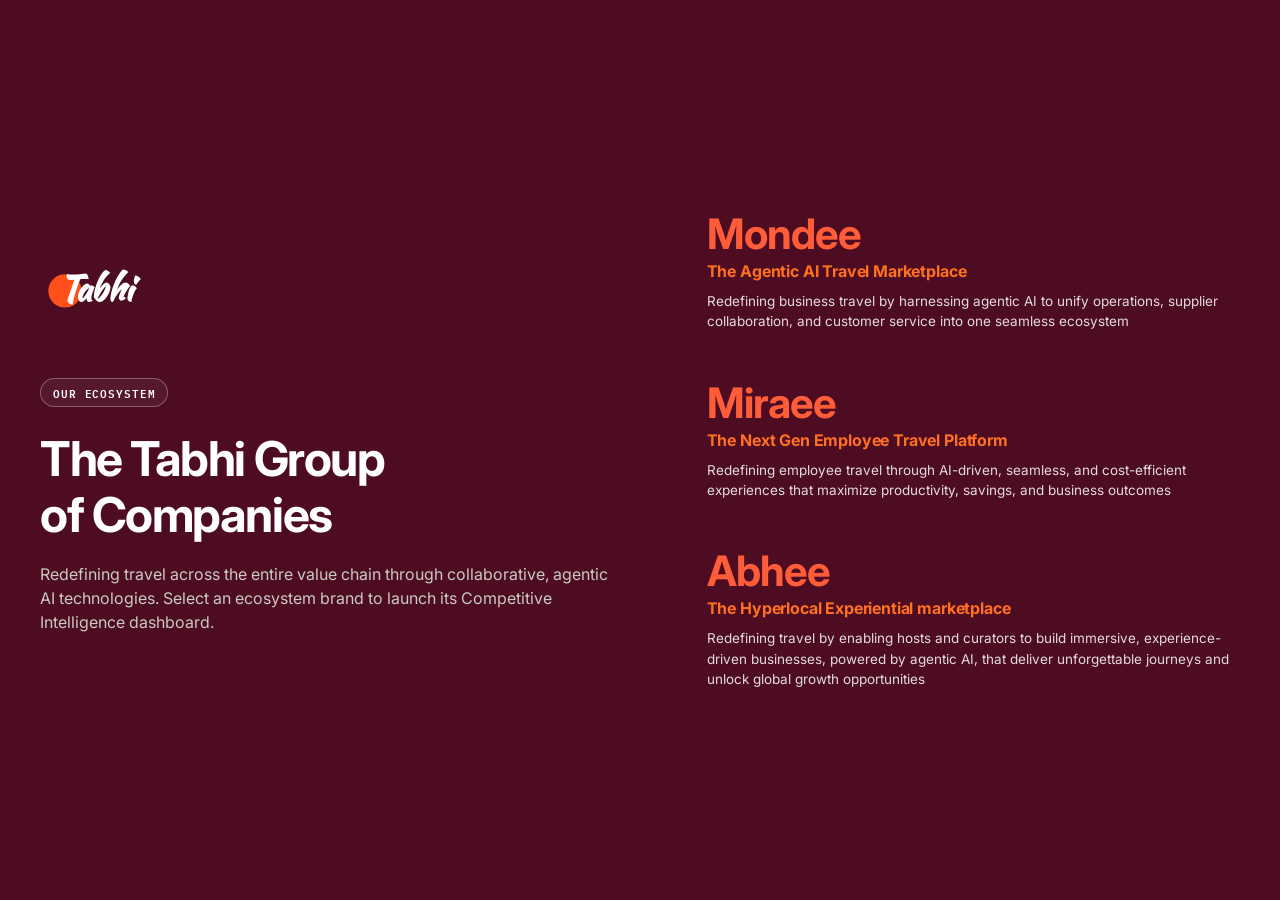
<file: News_Intelligence/Context/index_v2.html>
<!DOCTYPE html>
<html lang="en">
<head>
  <meta charset="UTF-8" />
  <meta name="viewport" content="width=device-width, initial-scale=1.0" />
  <title>Tabhi · Intelligence Command Center</title>
  <link rel="preconnect" href="https://fonts.googleapis.com" />
  <link rel="preconnect" href="https://fonts.gstatic.com" crossorigin />
  <link href="https://fonts.googleapis.com/css2?family=Caveat:wght@700&family=Kaushan+Script&family=IBM+Plex+Mono:wght@400;500;600&family=Inter:wght@300;400;500;600;700&display=swap" rel="stylesheet" />
  <style>
    /* ── RESET & BASE ─────────────────────────── */
    *, *::before, *::after { box-sizing: border-box; margin: 0; padding: 0; }

    :root {
      --bg:          #F5F4F1;
      --surface:     #FFFFFF;
      --surface2:    #F8F7F4;
      --surface3:    #EEECEA;
      --border:      #E2DFD8;
      --border2:     #CCC9C0;
      --orange:      #C85000;
      --orange-dim:  #FCEEE6;
      --orange-glow: rgba(200,80,0,0.08);
      --slate:       #6B6B72;
      --muted:       #9B9B9B;
      --text:        #1A1A1A;
      --text-dim:    #4A4A4A;
      --white:       #111111;
      --green:       #166534;
      --green-dim:   rgba(22,101,52,0.08);
      --amber:       #92400E;
      --red:         #991B1B;
      --mono:        'IBM Plex Mono', monospace;
      --sans:        'Inter', sans-serif;
      --wine:        #4D0C22;
      --wine-light:  #63132D;
    }

    html { font-size: 14px; scroll-behavior: smooth; }

    body {
      background: var(--bg);
      color: var(--text);
      font-family: var(--sans);
      min-height: 100vh;
      -webkit-font-smoothing: antialiased;
      overflow-x: hidden;
    }

    /* ── PORTAL VIEW (LANDING PAGE) ────────────── */
    #portal-view {
      background: var(--wine);
      min-height: 100vh;
      width: 100vw;
      display: flex;
      align-items: center;
      justify-content: center;
      position: absolute;
      top: 0;
      left: 0;
      z-index: 150;
      transition: opacity 0.4s ease, transform 0.4s ease;
      padding: 40px;
    }

    .portal-container {
      max-width: 1200px;
      width: 100%;
      display: grid;
      grid-template-columns: 1.1fr 1fr;
      gap: 80px;
      align-items: center;
    }

    .portal-left {
      color: #fff;
    }

    .tabhi-logo-portal {
      display: block;
      margin-bottom: 60px;
      height: 52px;
    }

    .tabhi-logo-portal svg {
      height: 100%;
      width: auto;
    }

    .portal-pill {
      display: inline-block;
      font-family: var(--mono);
      font-size: 11px;
      font-weight: 600;
      letter-spacing: 0.08em;
      border: 1px solid rgba(255,255,255,0.3);
      padding: 4px 12px;
      border-radius: 20px;
      margin-bottom: 24px;
      text-transform: uppercase;
      background: rgba(255,255,255,0.05);
    }

    .portal-left h1 {
      font-size: 48px;
      font-weight: 700;
      line-height: 1.15;
      margin-bottom: 20px;
      letter-spacing: -0.03em;
    }

    .portal-left h1 span {
      color: var(--orange);
    }

    .portal-left p {
      font-size: 16px;
      color: #CCC9C0;
      line-height: 1.5;
    }

    .portal-right {
      display: flex;
      flex-direction: column;
      gap: 32px;
    }

    .portal-brand-item {
      cursor: pointer;
      color: #FFFFFF;
      text-decoration: none;
      display: flex;
      flex-direction: column;
      padding: 8px 0;
      transition: transform 0.2s ease, opacity 0.2s ease;
    }

    .portal-brand-item:hover {
      transform: translateX(8px);
      opacity: 0.95;
    }

    .portal-brand-title {
      font-family: var(--sans);
      font-size: 42px;
      font-weight: 700;
      color: #FF5C39; /* Coral orange-red */
      line-height: 1.1;
      margin-bottom: 4px;
      letter-spacing: -0.02em;
      transition: color 0.2s ease;
    }

    .portal-brand-item:hover .portal-brand-title {
      color: #FF7D60; /* Brighter coral on hover */
    }

    .portal-brand-subtitle {
      font-family: var(--sans);
      font-size: 16px;
      font-weight: 700;
      color: #FF7020; /* Vibrant orange */
      margin-bottom: 10px;
      letter-spacing: -0.01em;
    }

    .portal-brand-desc {
      font-family: var(--sans);
      font-size: 13.5px;
      color: rgba(255, 255, 255, 0.85); /* Clean white description */
      line-height: 1.5;
      font-weight: 400;
      max-width: 580px;
    }

    /* ── DASHBOARD VIEW (HIDDEN INITIALLY) ────── */
    #dashboard-view {
      display: none;
      opacity: 0;
      transition: opacity 0.4s ease;
    }

    /* ── HEADER ───────────────────────────────── */
    header {
      background: var(--surface);
      border-bottom: 1px solid var(--border);
      padding: 0 32px;
      display: flex;
      align-items: center;
      justify-content: space-between;
      height: 64px;
    }

    .logo {
      display: flex;
      align-items: center;
      gap: 12px;
    }

    .logo-mark {
      width: 32px;
      height: 32px;
      display: flex;
      align-items: center;
      justify-content: center;
      cursor: pointer;
    }

    .logo-text-group {
      display: flex;
      align-items: center;
      gap: 12px;
    }

    .logo-main-title {
      font-family: var(--mono);
      font-size: 14px;
      font-weight: 700;
      color: var(--white);
      letter-spacing: 0.04em;
    }

    .logo-divider {
      width: 1px;
      height: 16px;
      background: var(--border);
    }

    .logo-active-brand {
      font-family: var(--mono);
      font-size: 13px;
      font-weight: 700;
      color: var(--orange);
      letter-spacing: 0.04em;
      text-transform: uppercase;
    }

    .back-btn {
      font-family: var(--mono);
      font-size: 10px;
      color: var(--slate);
      cursor: pointer;
      text-decoration: none;
      display: flex;
      align-items: center;
      gap: 4px;
      padding: 5px 10px;
      background: var(--surface2);
      border: 1px solid var(--border);
      border-radius: 4px;
      margin-left: 16px;
      transition: background 0.15s, border-color 0.15s, color 0.15s;
    }

    .back-btn:hover {
      background: var(--orange-glow);
      border-color: var(--orange);
      color: var(--orange);
    }

    .header-right {
      display: flex;
      align-items: center;
      gap: 20px;
    }

    .header-badge {
      font-family: var(--mono);
      font-size: 10px;
      color: var(--green);
      background: var(--green-dim);
      border: 1px solid rgba(34,197,94,0.2);
      border-radius: 20px;
      padding: 3px 10px;
      display: flex;
      align-items: center;
      gap: 5px;
      letter-spacing: 0.08em;
    }

    .header-badge::before {
      content: '';
      width: 5px;
      height: 5px;
      background: var(--green);
      border-radius: 50%;
      animation: pulse-green 2s ease-in-out infinite;
    }

    @keyframes pulse-green {
      0%, 100% { opacity: 1; }
      50% { opacity: 0.4; }
    }

    .header-time {
      font-family: var(--mono);
      font-size: 11px;
      color: var(--muted);
    }

    /* ── NAV TABS ─────────────────────────────── */
    .nav-tabs {
      background: var(--surface);
      border-bottom: 1px solid var(--border);
      padding: 0 32px;
      display: flex;
      gap: 0;
    }

    .nav-tab {
      font-family: var(--mono);
      font-size: 11px;
      letter-spacing: 0.08em;
      color: var(--muted);
      padding: 14px 20px;
      cursor: pointer;
      border-bottom: 2px solid transparent;
      transition: color 0.15s, border-color 0.15s;
      text-transform: uppercase;
      white-space: nowrap;
    }

    .nav-tab.active {
      color: var(--orange);
      border-bottom-color: var(--orange);
      font-weight: 600;
    }

    .nav-tab:hover:not(.active) { color: var(--text-dim); }

    /* ── PAGE LAYOUT ──────────────────────────── */
    .page {
      max-width: 1440px;
      margin: 0 auto;
      padding: 28px 32px 60px;
    }

    /* ── PAGE HERO ────────────────────────────── */
    .page-hero {
      display: flex;
      align-items: flex-end;
      justify-content: space-between;
      margin-bottom: 28px;
      padding-bottom: 22px;
      border-bottom: 1px solid var(--border);
    }

    .page-hero-left h1 {
      font-size: 22px;
      font-weight: 600;
      color: var(--white);
      letter-spacing: -0.02em;
      line-height: 1.2;
    }

    .page-hero-left p {
      font-size: 13px;
      color: var(--slate);
      margin-top: 4px;
    }

    .filter-row {
      display: flex;
      gap: 8px;
      align-items: center;
    }

    .filter-chip {
      font-family: var(--mono);
      font-size: 10px;
      color: var(--text-dim);
      background: var(--surface2);
      border: 1px solid var(--border);
      border-radius: 4px;
      padding: 5px 10px;
      cursor: pointer;
      letter-spacing: 0.06em;
      transition: border-color 0.15s, color 0.15s;
    }

    .filter-chip:hover, .filter-chip.active {
      border-color: var(--orange);
      color: var(--orange);
    }



    /* ── INSIGHT BANNER ── */
    .insight-banner {
      background: var(--orange-glow);
      border: 1px solid rgba(200,80,0,0.15);
      border-left: 3px solid var(--orange);
      border-radius: 6px;
      padding: 12px 14px;
      display: flex;
      gap: 8px;
      align-items: flex-start;
      margin-bottom: 12px;
    }

    .insight-icon {
      font-size: 13px;
      flex-shrink: 0;
      margin-top: 1px;
    }

    .insight-text {
      font-size: 11.5px;
      color: var(--text-dim);
      line-height: 1.45;
    }

    .insight-text strong {
      color: var(--orange);
      font-weight: 600;
    }

    /* ── EXECUTIVE INSIGHTS PANEL (NEW REDESIGN) ── */
    .exec-insights-panel {
      background: var(--surface);
      border: 1px solid var(--border);
      border-radius: 8px;
      padding: 20px 24px;
      margin-bottom: 28px;
      box-shadow: 0 4px 12px rgba(0,0,0,0.02);
    }

    .exec-insights-header {
      display: flex;
      align-items: center;
      gap: 8px;
      margin-bottom: 14px;
      padding-bottom: 10px;
      border-bottom: 1px solid var(--border);
    }

    .exec-insights-icon {
      font-size: 16px;
    }

    .exec-insights-title {
      font-size: 13px;
      font-weight: 600;
      font-family: var(--mono);
      text-transform: uppercase;
      letter-spacing: 0.06em;
      color: var(--orange);
    }

    .exec-insights-list {
      display: flex;
      flex-direction: column;
      gap: 10px;
    }

    .exec-insight-item {
      display: flex;
      align-items: flex-start;
      gap: 10px;
      font-size: 12.5px;
      color: var(--text-dim);
      line-height: 1.5;
    }

    .exec-insight-bullet {
      width: 6px;
      height: 6px;
      border-radius: 50%;
      background: var(--orange);
      flex-shrink: 0;
      margin-top: 6px;
    }

    /* ── SECTION HEADER ───────────────────────── */
    .section-header {
      display: flex;
      align-items: center;
      justify-content: space-between;
      margin-bottom: 16px;
      margin-top: 36px;
    }

    .section-header:first-of-type { margin-top: 0; }

    .section-title {
      display: flex;
      align-items: center;
      gap: 10px;
    }

    .section-name {
      font-size: 15px;
      font-weight: 600;
      color: var(--white);
    }

    .section-link {
      font-family: var(--mono);
      font-size: 10px;
      color: var(--slate);
      cursor: pointer;
      letter-spacing: 0.06em;
      transition: color 0.15s;
      text-decoration: none;
    }

    .section-link:hover { color: var(--orange); }

    /* ── THREE-COLUMN GRID ────────────────────── */
    .main-grid {
      display: grid;
      grid-template-columns: 1fr 1fr 380px;
      gap: 20px;
      align-items: start;
    }

    /* ── FLAT CARD ────────────────────────────── */
    .flat-card {
      background: var(--surface);
      border: 1px solid var(--border);
      border-radius: 8px;
      padding: 14px 16px;
      transition: border-color 0.15s;
      cursor: pointer;
      margin-bottom: 10px;
    }

    .flat-card:hover { border-color: var(--border2); }

    .flat-card-meta {
      display: flex;
      align-items: center;
      justify-content: space-between;
      margin-bottom: 6px;
    }

    .flat-card-company {
      display: flex;
      align-items: center;
      gap: 8px;
    }

    .company-logo {
      width: 24px;
      height: 24px;
      border-radius: 4px;
      display: flex;
      align-items: center;
      justify-content: center;
      flex-shrink: 0;
      overflow: hidden;
      background: var(--surface2);
      border: 1px solid var(--border);
      padding: 2px;
    }

    .company-logo svg {
      width: 100%;
      height: 100%;
      object-fit: contain;
    }

    .company-name {
      font-family: var(--mono);
      font-size: 10px;
      font-weight: 600;
      color: var(--text-dim);
      letter-spacing: 0.06em;
    }

    .news-time {
      font-family: var(--mono);
      font-size: 10px;
      color: var(--muted);
    }

    .flat-card-headline {
      font-size: 12px;
      font-weight: 500;
      color: var(--text);
      line-height: 1.45;
      margin-bottom: 6px;
    }

    .flat-card-footer {
      display: flex;
      align-items: center;
      justify-content: space-between;
      margin-top: 8px;
      padding-top: 8px;
      border-top: 1px solid rgba(0,0,0,0.03);
    }

    .news-tags {
      display: flex;
      gap: 6px;
      flex-wrap: wrap;
    }

    .tag {
      font-family: var(--mono);
      font-size: 9px;
      letter-spacing: 0.08em;
      padding: 2px 7px;
      border-radius: 3px;
      font-weight: 500;
    }

    .tag-orange { background: var(--orange-glow); color: var(--orange); border: 1px solid rgba(232,93,4,0.25); }
    .tag-slate  { background: var(--surface3); color: var(--slate); border: 1px solid var(--border); }
    .tag-green  { background: rgba(34,197,94,0.08); color: var(--green); border: 1px solid rgba(34,197,94,0.2); }
    .tag-amber  { background: rgba(245,158,11,0.08); color: var(--amber); border: 1px solid rgba(245,158,11,0.2); }
    .tag-red    { background: rgba(239,68,68,0.08); color: var(--red); border: 1px solid rgba(239,68,68,0.2); }

    .news-source {
      font-family: var(--mono);
      font-size: 9px;
      color: var(--muted);
    }

    /* ── GRID COLUMN WRAPPERS ─────────────────── */
    .grid-col-inner {
      background: var(--surface);
      border: 1px solid var(--border);
      border-radius: 10px;
      overflow: hidden;
    }

    .grid-col-heading {
      padding: 14px 16px;
      border-bottom: 1px solid var(--border);
      display: flex;
      align-items: center;
      justify-content: space-between;
    }

    .grid-col-heading-left {
      display: flex;
      align-items: center;
      gap: 8px;
    }

    .col-icon {
      width: 24px;
      height: 24px;
      border-radius: 5px;
      background: var(--orange-glow);
      border: 1px solid rgba(232,93,4,0.2);
      display: flex;
      align-items: center;
      justify-content: center;
      font-size: 12px;
    }

    .col-title {
      font-size: 13px;
      font-weight: 600;
      color: var(--white);
    }

    .col-subtitle {
      font-family: var(--mono);
      font-size: 10px;
      color: var(--muted);
    }

    .col-count-badge {
      font-family: var(--mono);
      font-size: 10px;
      color: var(--orange);
      background: var(--orange-glow);
      border: 1px solid rgba(232,93,4,0.2);
      border-radius: 3px;
      padding: 2px 7px;
    }

    .grid-col-body {
      padding: 12px;
      display: flex;
      flex-direction: column;
    }

    /* ── SCROLL MORE ──────────────────────────── */
    .scroll-more {
      text-align: center;
      padding: 10px;
      margin-top: 4px;
    }

    .scroll-more button {
      background: none;
      border: 1px solid var(--border);
      border-radius: 4px;
      color: var(--muted);
      font-family: var(--mono);
      font-size: 10px;
      letter-spacing: 0.08em;
      padding: 6px 16px;
      cursor: pointer;
      transition: border-color 0.15s, color 0.15s;
    }

    .scroll-more button:hover {
      border-color: var(--orange);
      color: var(--orange);
    }

    /* ── FOOTER ───────────────────────────────── */
    footer {
      border-top: 1px solid var(--border);
      padding: 16px 32px;
      display: flex;
      align-items: center;
      justify-content: space-between;
      background: var(--surface);
      margin-top: 60px;
    }

    .footer-left {
      font-family: var(--mono);
      font-size: 10px;
      color: var(--muted);
    }

    .footer-right {
      font-family: var(--mono);
      font-size: 10px;
      color: var(--muted);
      display: flex;
      gap: 20px;
    }

    .footer-right a { color: var(--muted); text-decoration: none; }
    .footer-right a:hover { color: var(--orange); }
  </style>
</head>
<body>

  <!-- ── PORTAL VIEW (TABHI LANDING PAGE) ────── -->
  <div id="portal-view">
    <div class="portal-container">
      <div class="portal-left">
        <div class="tabhi-logo-portal" id="tabhi-logo-portal-svg">
          <!-- populated by script to include official Tabhi logo -->
        </div>
        <span class="portal-pill">Our Ecosystem</span>
        <h1>The Tabhi Group<br>of Companies</h1>
        <p>Redefining travel across the entire value chain through collaborative, agentic AI technologies. Select an ecosystem brand to launch its Competitive Intelligence dashboard.</p>
      </div>

      <div class="portal-right">
        <!-- Mondee B2B -->
        <div class="portal-brand-item" onclick="loadBrand('mondee')">
          <h2 class="portal-brand-title">Mondee</h2>
          <div class="portal-brand-subtitle">The Agentic AI Travel Marketplace</div>
          <p class="portal-brand-desc">Redefining business travel by harnessing agentic AI to unify operations, supplier collaboration, and customer service into one seamless ecosystem</p>
        </div>

        <!-- Miraee B2E -->
        <div class="portal-brand-item" onclick="loadBrand('miraee')">
          <h2 class="portal-brand-title">Miraee</h2>
          <div class="portal-brand-subtitle">The Next Gen Employee Travel Platform</div>
          <p class="portal-brand-desc">Redefining employee travel through AI-driven, seamless, and cost-efficient experiences that maximize productivity, savings, and business outcomes</p>
        </div>

        <!-- Abhee B2C -->
        <div class="portal-brand-item" onclick="loadBrand('abhee')">
          <h2 class="portal-brand-title">Abhee</h2>
          <div class="portal-brand-subtitle">The Hyperlocal Experiential marketplace</div>
          <p class="portal-brand-desc">Redefining travel by enabling hosts and curators to build immersive, experience-driven businesses, powered by agentic AI, that deliver unforgettable journeys and unlock global growth opportunities</p>
        </div>
      </div>
    </div>
  </div>


  <!-- ── DASHBOARD VIEW (ACTIVE STATE) ───────── -->
  <div id="dashboard-view">



    <!-- ── HEADER ── -->
    <header>
      <div class="logo">
        <div class="logo-mark" onclick="goHome()" id="header-brand-logo-mark">
          <!-- dynamic svg brand logo -->
        </div>
        <div class="logo-text-group">
          <div id="header-tabhi-logo" onclick="goHome()" style="cursor:pointer; height:28px; display:flex; align-items:center; overflow:visible;"></div>
          <div class="logo-divider"></div>
          <span class="logo-active-brand" id="active-brand-title">MONDEE (B2B)</span>
        </div>
        <a class="back-btn" onclick="goHome()">
          <span>←</span> Back to Ecosystem
        </a>
      </div>
      <div class="header-right">
        <div class="header-badge" id="header-badge-txt">B2B RADAR</div>
        <div class="header-time" id="clock">-</div>
      </div>
    </header>
    <!-- ── NAV TABS ── -->
    <nav class="nav-tabs">
      <div class="nav-tab active" data-tab="overview" onclick="switchTab('overview')">OVERVIEW</div>
      <div class="nav-tab" data-tab="growth-marketing" onclick="switchTab('growth-marketing')">GROWTH &amp; MARKETING</div>
      <div class="nav-tab" data-tab="product-strategy" onclick="switchTab('product-strategy')">PRODUCT &amp; STRATEGY</div>
    </nav>

    <!-- ── PAGE CONTENT ── -->
    <main class="page">
      
      <!-- ── PAGE HERO ── -->
      <div class="page-hero">
        <div class="page-hero-left">
          <h1 id="hero-title">B2B Distribution &amp; Agency Intelligence</h1>
          <p id="hero-description">GDS, wholesale consolidators, agency OTAs, and direct supplier portals competing with Mondee</p>
        </div>
        <div class="filter-row">
          <div class="filter-chip active">ALL</div>
          <div class="filter-chip">TODAY</div>
          <div class="filter-chip">7D</div>
          <div class="filter-chip">30D</div>
        </div>
      </div>



      <!-- ── EXECUTIVE INSIGHTS PANEL ── -->
      <div class="exec-insights-panel" id="exec-insights-container">
        <div class="exec-insights-header">
          <span class="exec-insights-icon">💡</span>
          <span class="exec-insights-title" id="exec-insights-title-txt">Executive Insights</span>
        </div>
        <div class="exec-insights-list" id="exec-insights-items-list">
          <!-- populated dynamically -->
        </div>
      </div>

      <!-- ── TAB 1: OVERVIEW VIEW ── -->
      <div id="view-overview" class="tab-view">
        <div class="main-grid" id="overview-grid">
          <!-- Col 1, Col 2, Col 3 rendered dynamically -->
        </div>

        <div class="video-section">
          <div class="section-header">
            <div class="section-title">
              <div class="col-icon">▶️</div>
              <span class="section-name" id="video-section-title">B2B &amp; GDS Strategy Presentation Briefs</span>
            </div>
            <a href="#" class="section-link" id="video-all-link">VIEW ALL BRIEFS →</a>
          </div>
          <div class="video-grid" id="video-grid-container">
            <!-- dynamic videos -->
          </div>
        </div>
      </div>

      <!-- ── TAB 2: GROWTH & MARKETING VIEW ── -->
      <div id="view-growth-marketing" class="tab-view" style="display:none;">
        <div class="main-grid" id="growth-grid">
          <!-- dynamic columns -->
        </div>
      </div>

      <!-- ── TAB 3: PRODUCT & STRATEGY VIEW ── -->
      <div id="view-product-strategy" class="tab-view" style="display:none;">
        <div class="main-grid" id="product-grid">
          <!-- dynamic columns -->
        </div>
      </div>

    </main>

    <!-- ── FOOTER ── -->
    <footer>
      <div class="footer-left" id="footer-left-txt">TABHI · Command Center · Portfolio Competitive Intelligence · Updated continuously</div>
      <div class="footer-right">
        <a href="#">Blueprint Spec</a>
        <a href="#">Excel Database</a>
        <a href="#" onclick="goHome()">Ecosystem Hub</a>
      </div>
    </footer>

  </div>


  <!-- ── DRAWER OVERLAY ─────────────────────────── -->
  <div id="drawer-overlay" onclick="closeDrawer()" style="
    display:none;position:fixed;inset:0;background:rgba(0,0,0,0.3);z-index:200;backdrop-filter:blur(2px);
  "></div>

  <div id="drawer" style="
    display:none;position:fixed;top:0;right:0;width:460px;height:100vh;
    background:var(--surface);border-left:1px solid var(--border);
    z-index:201;overflow-y:auto;box-shadow:-8px 0 32px rgba(0,0,0,0.12);
    transform:translateX(100%);transition:transform 0.25s cubic-bezier(.4,0,.2,1);
    font-family:var(--sans);
  ">
    <div style="padding:20px 24px;border-bottom:1px solid var(--border);display:flex;align-items:center;justify-content:space-between;position:sticky;top:0;background:var(--surface);z-index:1;">
      <div id="drawer-company-wrap" style="display:flex;align-items:center;gap:10px;">
        <div id="drawer-logo" class="company-logo" style="width:28px;height:28px;border-radius:6px;padding:2px;"></div>
        <div>
          <div id="drawer-company" style="font-family:var(--mono);font-size:11px;font-weight:600;letter-spacing:.06em;color:var(--text-dim);"></div>
          <div id="drawer-time" style="font-family:var(--mono);font-size:10px;color:var(--muted);margin-top:1px;"></div>
        </div>
      </div>
      <button onclick="closeDrawer()" style="background:var(--surface2);border:1px solid var(--border);border-radius:6px;padding:6px 10px;cursor:pointer;font-size:13px;color:var(--text-dim);">✕</button>
    </div>
    <div style="padding:22px 24px;">
      <div id="drawer-tags" style="display:flex;gap:6px;margin-bottom:14px;flex-wrap:wrap;"></div>
      <h2 id="drawer-headline" style="font-size:16px;font-weight:600;line-height:1.45;color:var(--white);margin-bottom:14px;"></h2>
      <p id="drawer-body" style="font-size:13px;color:var(--slate);line-height:1.65;margin-bottom:22px;"></p>
      <div style="border-top:1px solid var(--border);padding-top:16px;display:flex;gap:10px;">
        <a id="drawer-link" href="#" target="_blank" style="
          display:inline-flex;align-items:center;gap:6px;
          background:var(--orange);color:#fff;font-family:var(--mono);font-size:11px;font-weight:600;
          letter-spacing:.06em;padding:8px 16px;border-radius:5px;text-decoration:none;
          transition:opacity .15s;
        " onmouseover="this.style.opacity='.85'" onmouseout="this.style.opacity='1'">READ SOURCE →</a>
        <button onclick="closeDrawer()" style="
          background:none;border:1px solid var(--border);border-radius:5px;
          font-family:var(--mono);font-size:11px;color:var(--muted);padding:8px 14px;cursor:pointer;
          transition:border-color .15s;
        " onmouseover="this.style.borderColor='var(--border2)'" onmouseout="this.style.borderColor='var(--border)'">CLOSE</button>
      </div>
    </div>
  </div>

  <!-- ── VIDEO MODAL ────────────────────────────── -->
  <div id="video-overlay" onclick="closeVideo()" style="
    display:none;position:fixed;inset:0;background:rgba(0,0,0,0.85);z-index:300;
    align-items:center;justify-content:center;backdrop-filter:blur(4px);
  "></div>
  <div id="video-modal" style="
    display:none;position:fixed;top:50%;left:50%;transform:translate(-50%,-50%);
    width:720px;max-width:95vw;z-index:301;
  ">
    <div style="background:var(--surface2);border:1px solid var(--border);border-radius:12px;overflow:hidden;box-shadow:0 32px 80px rgba(0,0,0,0.4);">
      <div id="video-modal-thumb" style="aspect-ratio:16/9;display:flex;align-items:center;justify-content:center;font-size:80px;position:relative;">
        <div style="position:absolute;inset:0;background:rgba(0,0,0,0.35);"></div>
        <div style="position:relative;z-index:1;text-align:center;">
          <div style="font-size:72px;margin-bottom:8px;" id="video-modal-emoji"></div>
          <div style="font-family:var(--mono);font-size:11px;color:rgba(255,255,255,.6);letter-spacing:.08em;">PREVIEW BRIEF - NOT CONNECTED TO LIVE STREAMS</div>
        </div>
      </div>
      <div style="padding:18px 20px;">
        <div id="video-modal-badge" style="font-family:var(--mono);font-size:9px;font-weight:600;letter-spacing:.08em;padding:2px 8px;border-radius:3px;display:inline-block;margin-bottom:10px;"></div>
        <div id="video-modal-title" style="font-size:15px;font-weight:600;color:var(--white);line-height:1.4;margin-bottom:6px;"></div>
        <div id="video-modal-meta" style="font-family:var(--mono);font-size:11px;color:var(--muted);margin-bottom:14px;"></div>
        <div style="display:flex;gap:10px;align-items:center;">
          <a id="video-modal-link" href="#" target="_blank" style="
            background:var(--orange);color:#fff;font-family:var(--mono);font-size:11px;font-weight:600;
            letter-spacing:.06em;padding:8px 16px;border-radius:5px;text-decoration:none;display:inline-flex;align-items:center;gap:6px;
          ">▶ VIEW ON YOUTUBE</a>
          <button onclick="closeVideo()" style="
            background:none;border:1px solid var(--border);border-radius:5px;
            font-family:var(--mono);font-size:11px;color:var(--muted);padding:8px 14px;cursor:pointer;
          ">CLOSE ✕</button>
        </div>
      </div>
    </div>
  </div>

  <!-- ── ADD COMPANY MODAL ──────────────────────── -->
  <div id="add-overlay" onclick="closeAdd()" style="
    display:none;position:fixed;inset:0;background:rgba(0,0,0,0.5);z-index:300;
    align-items:center;justify-content:center;backdrop-filter:blur(3px);
  "></div>
  <div id="add-modal" style="
    display:none;position:fixed;top:50%;left:50%;transform:translate(-50%,-50%);
    width:420px;max-width:95vw;z-index:301;
  ">
    <div style="background:var(--surface);border:1px solid var(--border);border-radius:12px;overflow:hidden;box-shadow:0 24px 60px rgba(0,0,0,0.2);">
      <div style="padding:18px 20px;border-bottom:1px solid var(--border);display:flex;justify-content:space-between;align-items:center;">
        <div style="font-size:14px;font-weight:600;color:var(--white);" id="add-modal-title">Track a new company</div>
        <button onclick="closeAdd()" style="background:none;border:none;font-size:16px;cursor:pointer;color:var(--muted);">✕</button>
      </div>
      <div style="padding:20px;">
        <div style="margin-bottom:14px;">
          <label style="font-family:var(--mono);font-size:10px;color:var(--muted);letter-spacing:.08em;display:block;margin-bottom:6px;">COMPANY NAME</label>
          <input id="add-name" type="text" placeholder="e.g. Sabre, Layla..." style="
            width:100%;padding:9px 12px;border:1px solid var(--border);border-radius:6px;
            background:var(--surface2);color:var(--text);font-family:var(--sans);font-size:13px;
            outline:none;transition:border-color .15s;
          " onfocus="this.style.borderColor='var(--orange)'" onblur="this.style.borderColor='var(--border)'"/>
        </div>
        <div style="margin-bottom:14px;">
          <label style="font-family:var(--mono);font-size:10px;color:var(--muted);letter-spacing:.08em;display:block;margin-bottom:6px;">WEBSITE</label>
          <input id="add-url" type="text" placeholder="https://..." style="
            width:100%;padding:9px 12px;border:1px solid var(--border);border-radius:6px;
            background:var(--surface2);color:var(--text);font-family:var(--sans);font-size:13px;
            outline:none;transition:border-color .15s;
          " onfocus="this.style.borderColor='var(--orange)'" onblur="this.style.borderColor='var(--border)'"/>
        </div>
        <button onclick="handleAdd()" style="
          width:100%;background:var(--orange);color:#fff;border:none;border-radius:6px;
          font-family:var(--mono);font-size:11px;font-weight:600;letter-spacing:.08em;
          padding:10px;cursor:pointer;transition:opacity .15s;
        " onmouseover="this.style.opacity='.85'" onmouseout="this.style.opacity='1'">+ ADD TO WATCHLIST</button>
      </div>
    </div>
  </div>

  <!-- ── BRAND LOGOS & VECTOR GRAPHICS ── -->
  <script>
    // SVG vectors for each brand logo to make them premium and realistic
    const logoSVGs = {
      tabhi: `<svg viewBox="0 0 140 50" style="height:100%; width:auto; overflow:visible;"><circle cx="24" cy="24" r="16" fill="#FF501A" /><text x="18" y="34" font-family="'Kaushan Script', 'Caveat', 'Brush Script MT', cursive" font-size="34" font-weight="700" fill="#FFFFFF" letter-spacing="-0.02em">Tabhi</text></svg>`,
      tabhidark: `<svg viewBox="0 0 140 50" style="height:100%; width:auto; overflow:visible;"><circle cx="24" cy="24" r="16" fill="#FF501A" /><text x="18" y="34" font-family="'Kaushan Script', 'Caveat', 'Brush Script MT', cursive" font-size="34" font-weight="700" fill="#111111" letter-spacing="-0.02em">Tabhi</text></svg>`,
      mondee: `<svg viewBox="0 0 32 32" style="width:100%;height:100%;"><rect width="32" height="32" rx="6" fill="#C85000" /><path d="M7 23V9h4.5l4.5 7 4.5-7H25v14h-3.5V13.5l-4.5 7-4.5-7V23H7z" fill="#FFF" /></svg>`,
      miraee: `<svg viewBox="0 0 32 32" style="width:100%;height:100%;"><rect width="32" height="32" rx="6" fill="#4B0C22" /><path d="M8 22V10c4-3 12-3 16 0v12c-4 3-12 3-16 0z" fill="none" stroke="#C85000" stroke-width="2.5" /><path d="M11 14h10v4H11z" fill="#C85000" /></svg>`,
      abhee: `<svg viewBox="0 0 32 32" style="width:100%;height:100%;"><rect width="32" height="32" rx="6" fill="#005F73" /><path d="M16 6L6 24h6l4-8 4 8h6L16 6z" fill="#FFF" /><circle cx="16" cy="15" r="3.5" fill="#EE9B00" /></svg>`,
      sabre: `<svg viewBox="0 0 24 24" style="width:100%;height:100%;"><rect width="24" height="24" rx="4" fill="#D9381E" /><path d="M6 17c1.5-2.5 4-5 6-5s4.5 2.5 6 5M12 7c-2 0-3 1.5-3 3.5s1 3.5 3 3.5 3-1.5 3-3.5S14 7 12 7z" fill="none" stroke="#FFF" stroke-width="2" /></svg>`,
      amadeus: `<svg viewBox="0 0 24 24" style="width:100%;height:100%;"><rect width="24" height="24" rx="4" fill="#005F9E" /><circle cx="12" cy="12" r="7" fill="none" stroke="#FFF" stroke-width="1.8" /><ellipse cx="12" cy="12" rx="2.5" ry="7" fill="none" stroke="#FFF" stroke-width="1.2" /><line x1="5" y1="12" x2="19" y2="12" stroke="#FFF" stroke-width="1.2" /></svg>`,
      travelport: `<svg viewBox="0 0 24 24" style="width:100%;height:100%;"><rect width="24" height="24" rx="4" fill="#5C2D91" /><path d="M7 7h10v10H7z" fill="none" stroke="#FFF" stroke-width="2.5" /><circle cx="12" cy="12" r="3.5" fill="#FFF" /></svg>`,
      centrav: `<svg viewBox="0 0 24 24" style="width:100%;height:100%;"><rect width="24" height="24" rx="4" fill="#2E7D32" /><path d="M5 19L19 5M9 5h10v10" fill="none" stroke="#FFF" stroke-width="2.5" stroke-linecap="round" stroke-linejoin="round" /></svg>`,
      picasso: `<svg viewBox="0 0 24 24" style="width:100%;height:100%;"><rect width="24" height="24" rx="4" fill="#1565C0" /><circle cx="9" cy="9" r="4.5" fill="#FFF" /><circle cx="15" cy="15" r="4.5" fill="#FFF" style="opacity:0.8;" /><circle cx="12" cy="12" r="3" fill="#C85000" /></svg>`,
      expedia: `<svg viewBox="0 0 24 24" style="width:100%;height:100%;"><rect width="24" height="24" rx="4" fill="#1A1A1A" /><path d="M12 4a8 8 0 100 16 8 8 0 000-16zm-3.5 8h7M12 8.5v7" fill="none" stroke="#FFCC00" stroke-width="2.2" /></svg>`,
      booking: `<svg viewBox="0 0 24 24" style="width:100%;height:100%;"><rect width="24" height="24" rx="4" fill="#003580" /><path d="M7 8h5c2 0 3.5 1 3.5 2.5S14 13 12 13H7V8zm0 5h5c2 0 3.5 1 3.5 2.5S14 18 12 18H7v-5z" fill="#FFF" /></svg>`,
      navan: `<svg viewBox="0 0 24 24" style="width:100%;height:100%;"><rect width="24" height="24" rx="4" fill="#8B5CF6" /><path d="M8 7v10l8-10v10" fill="none" stroke="#FFF" stroke-width="2.5" stroke-linecap="round" stroke-linejoin="round" /></svg>`,
      travelperk: `<svg viewBox="0 0 24 24" style="width:100%;height:100%;"><rect width="24" height="24" rx="4" fill="#5C2D91" /><path d="M7 17V7h4.5c2 0 3.5.8 3.5 2.5S13.5 12 11.5 12H9v5H7z" fill="#FFF" /><circle cx="16" cy="14" r="3" fill="#FFA375" /></svg>`,
      amex: `<svg viewBox="0 0 24 24" style="width:100%;height:100%;"><rect width="24" height="24" rx="4" fill="#1A6BDB" /><path d="M7 17l5-10 5 10H7z" fill="none" stroke="#FFF" stroke-width="2" /><path d="M10 13h4" stroke="#FFF" stroke-width="2" /></svg>`,
      sap: `<svg viewBox="0 0 24 24" style="width:100%;height:100%;"><rect width="24" height="24" rx="4" fill="#0D7EBF" /><path d="M6 9h12v6H6z" fill="none" stroke="#FFF" stroke-width="2" /><circle cx="12" cy="12" r="2.5" fill="#FFF" /></svg>`,
      brex: `<svg viewBox="0 0 24 24" style="width:100%;height:100%;"><rect width="24" height="24" rx="4" fill="#F97316" /><path d="M6 9l6-4 6 4v6l-6 4-6-4V9z" fill="none" stroke="#FFF" stroke-width="2" /></svg>`,
      ramp: `<svg viewBox="0 0 24 24" style="width:100%;height:100%;"><rect width="24" height="24" rx="4" fill="#111" /><path d="M7 7h10l-5 10L7 7z" fill="#22C55E" /></svg>`,
      tripos: `<svg viewBox="0 0 24 24" style="width:100%;height:100%;"><rect width="24" height="24" rx="4" fill="#4F46E5" /><circle cx="12" cy="12" r="5" fill="none" stroke="#FFF" stroke-width="2" /><circle cx="12" cy="12" r="2.5" fill="#FFF" /></svg>`,
      flowtrip: `<svg viewBox="0 0 24 24" style="width:100%;height:100%;"><rect width="24" height="24" rx="4" fill="#EC4899" /><path d="M6 14c2-4 6-4 8-8M10 18c3-2 6-4 8-8" fill="none" stroke="#FFF" stroke-width="2.5" stroke-linecap="round" /></svg>`,
      voyagex: `<svg viewBox="0 0 24 24" style="width:100%;height:100%;"><rect width="24" height="24" rx="4" fill="#06B6D4" /><path d="M6 6h12M6 12h12M6 18h12" fill="none" stroke="#FFF" stroke-width="2.5" stroke-linecap="round" /><circle cx="12" cy="12" r="3" fill="#EE9B00" /></svg>`,
      hopper: `<svg viewBox="0 0 24 24" style="width:100%;height:100%;"><rect width="24" height="24" rx="4" fill="#059669" /><path d="M12 19c-3 0-5-2-5-4.5s2-4.5 5-4.5 5 2 5 4.5-2 4.5-5 4.5z" fill="none" stroke="#FFF" stroke-width="1.8" /><path d="M10 8V4c0-.5.5-.8.9-.5l2 2" fill="none" stroke="#FFF" stroke-width="1.8" /></svg>`,
      airbnb: `<svg viewBox="0 0 24 24" style="width:100%;height:100%;"><rect width="24" height="24" rx="4" fill="#FF5A5F" /><path d="M12 6c-2.5 0-4 1.5-4 4s1.5 4 4 6.5c2.5-2.5 4-4 4-6.5s-1.5-4-4-4zm0 6a2 2 0 100-4 2 2 0 000 4z" fill="none" stroke="#FFF" stroke-width="1.8" /></svg>`,
      vrbo: `<svg viewBox="0 0 24 24" style="width:100%;height:100%;"><rect width="24" height="24" rx="4" fill="#0F294A" /><path d="M7 9l5-4 5 4v6H7V9z" fill="none" stroke="#FFF" stroke-width="2" /><line x1="7" y1="12" x2="17" y2="12" stroke="#FFF" stroke-width="1.5" /></svg>`,
      tripadvisor: `<svg viewBox="0 0 24 24" style="width:100%;height:100%;"><rect width="24" height="24" rx="4" fill="#34E0A1" /><circle cx="9" cy="12" r="3.5" fill="none" stroke="#111" stroke-width="1.8" /><circle cx="15" cy="12" r="3.5" fill="none" stroke="#111" stroke-width="1.8" /><circle cx="9" cy="12" r="1.5" fill="#111" /><circle cx="15" cy="12" r="1.5" fill="#111" /></svg>`,
      layla: `<svg viewBox="0 0 24 24" style="width:100%;height:100%;"><rect width="24" height="24" rx="4" fill="#6366F1" /><circle cx="12" cy="12" r="6.5" fill="none" stroke="#FFF" stroke-width="2" /><path d="M12 9v6" stroke="#FFF" stroke-width="2" /></svg>`,
      clientbase: `<svg viewBox="0 0 24 24" style="width:100%;height:100%;"><rect width="24" height="24" rx="4" fill="#555" /><path d="M7 17V7h4.5c2 0 3.5.8 3.5 2.5S13.5 12 11.5 12H9" fill="none" stroke="#FFF" stroke-width="2" /></svg>`,
      viator: `<svg viewBox="0 0 24 24" style="width:100%;height:100%;"><rect width="24" height="24" rx="4" fill="#FF9900" /><path d="M7 7h10v10H7z" fill="none" stroke="#FFF" stroke-width="2.5" /><circle cx="12" cy="12" r="3" fill="#FFF" /></svg>`,
      priceline: `<svg viewBox="0 0 24 24" style="width:100%;height:100%;"><rect width="24" height="24" rx="4" fill="#0053C2" /><path d="M7 6h5c2.5 0 4 1.2 4 3s-1.5 3-4 3H7V6zm0 5.2h5c1.8 0 2.8-.8 2.8-1.8s-1-1.8-2.8-1.8H7v3.6z" fill="#FFF" /><circle cx="16.5" cy="15.5" r="2.5" fill="#FFF" /></svg>`,
      travelocity: `<svg viewBox="0 0 24 24" style="width:100%;height:100%;"><rect width="24" height="24" rx="4" fill="#002244" /><path d="M12 4l2.5 5.5h5.8l-4.7 4 1.8 5.7-5.4-3.5-5.4 3.5 1.8-5.7-4.7-4h5.8z" fill="#D9381E" /></svg>`,
      orbitz: `<svg viewBox="0 0 24 24" style="width:100%;height:100%;"><rect width="24" height="24" rx="4" fill="#00A3A6" /><circle cx="12" cy="12" r="6" fill="none" stroke="#FFF" stroke-width="2.5" /><circle cx="12" cy="12" r="2" fill="#FFF" /></svg>`,
      hilton: `<svg viewBox="0 0 24 24" style="width:100%;height:100%;"><rect width="24" height="24" rx="4" fill="#001830" /><path d="M7 6v12h2.5v-4.5h5V18H17V6h-2.5v4.5h-5V6z" fill="#D4AF37" /></svg>`,
      delta: `<svg viewBox="0 0 24 24" style="width:100%;height:100%;"><rect width="24" height="24" rx="4" fill="#E6192E" /><path d="M12 4L4 18h16zM12 7.5L16 16H8z" fill="#FFF" /></svg>`,
      marriott: `<svg viewBox="0 0 24 24" style="width:100%;height:100%;"><rect width="24" height="24" rx="4" fill="#B00020" /><path d="M6 7v10h2.5V11l3.5 4.5 3.5-4.5v6H18V7l-6 7.5z" fill="#FFF" /></svg>`,
      ccra: `<svg viewBox="0 0 24 24" style="width:100%;height:100%;"><rect width="24" height="24" rx="4" fill="#004D40" /><path d="M17 12c0 2.8-2.2 5-5 5s-5-2.2-5-5 2.2-5 5-5" fill="none" stroke="#FFF" stroke-width="2" /><path d="M12 9v6h3" fill="none" stroke="#FFA000" stroke-width="2" /></svg>`,
      travelworks: `<svg viewBox="0 0 24 24" style="width:100%;height:100%;"><rect width="24" height="24" rx="4" fill="#1A237E" /><path d="M5 6v12h5v-5h4v5h5V6h-5v5h-4V6z" fill="#81C784" /></svg>`,
      trawex: `<svg viewBox="0 0 24 24" style="width:100%;height:100%;"><rect width="24" height="24" rx="4" fill="#37474F" /><path d="M5 8h14v8H5z" fill="none" stroke="#FFF" stroke-width="2" /><circle cx="12" cy="12" r="2.5" fill="#80D8FF" /></svg>`,
      cruiseplanners: `<svg viewBox="0 0 24 24" style="width:100%;height:100%;"><rect width="24" height="24" rx="4" fill="#00796B" /><path d="M12 4v16M8 8l8 8M16 8l-8 8" stroke="#FFF" stroke-width="2" /></svg>`,
      gtt: `<svg viewBox="0 0 24 24" style="width:100%;height:100%;"><rect width="24" height="24" rx="4" fill="#0D47A1" /><path d="M7 6h10v3H7zm0 5h7v3H7zm0 5h10v3H7z" fill="#FFF" /></svg>`,
      downtowntravel: `<svg viewBox="0 0 24 24" style="width:100%;height:100%;"><rect width="24" height="24" rx="4" fill="#E65100" /><path d="M6 18V9h3v9zm4 0V6h3v12zm4 0v-7h3v7z" fill="#FFF" /></svg>`,
      skybird: `<svg viewBox="0 0 24 24" style="width:100%;height:100%;"><rect width="24" height="24" rx="4" fill="#039BE5" /><path d="M6 14s4-8 8-8 4 6 4 6-2 1-6 1-6 1-6 1z" fill="#FFF" /></svg>`,
      default: `<svg viewBox="0 0 24 24" style="width:100%;height:100%;"><rect width="24" height="24" rx="4" fill="#555" /><path d="M12 7c-2.7 0-5 2.3-5 5s2.3 5 5 5 5-2.3 5-5-2.3-5-5-5z" fill="none" stroke="#FFF" stroke-width="2" /></svg>`
    };

    function getLogoSVG(brandKey) {
      const key = brandKey.toLowerCase().replace(/[\s\.\-]+/g, '');
      if (logoSVGs[key]) return logoSVGs[key];
      // fallback searches
      if (key.includes('sabre')) return logoSVGs.sabre;
      if (key.includes('amadeus')) return logoSVGs.amadeus;
      if (key.includes('travelport')) return logoSVGs.travelport;
      if (key.includes('centrav')) return logoSVGs.centrav;
      if (key.includes('picasso')) return logoSVGs.picasso;
      if (key.includes('expedia')) return logoSVGs.expedia;
      if (key.includes('booking')) return logoSVGs.booking;
      if (key.includes('navan')) return logoSVGs.navan;
      if (key.includes('travelperk')) return logoSVGs.travelperk;
      if (key.includes('amex')) return logoSVGs.amex;
      if (key.includes('sap') || key.includes('concur')) return logoSVGs.sap;
      if (key.includes('brex')) return logoSVGs.brex;
      if (key.includes('ramp')) return logoSVGs.ramp;
      if (key.includes('tripos')) return logoSVGs.tripos;
      if (key.includes('flowtrip')) return logoSVGs.flowtrip;
      if (key.includes('voyagex')) return logoSVGs.voyagex;
      if (key.includes('hopper')) return logoSVGs.hopper;
      if (key.includes('airbnb')) return logoSVGs.airbnb;
      if (key.includes('vrbo')) return logoSVGs.vrbo;
      if (key.includes('tripadvisor')) return logoSVGs.tripadvisor;
      if (key.includes('layla')) return logoSVGs.layla;
      if (key.includes('clientbase')) return logoSVGs.clientbase;
      if (key.includes('viator')) return logoSVGs.viator;
      if (key.includes('priceline')) return logoSVGs.priceline;
      if (key.includes('travelocity')) return logoSVGs.travelocity;
      if (key.includes('orbitz')) return logoSVGs.orbitz;
      if (key.includes('hilton')) return logoSVGs.hilton;
      if (key.includes('delta')) return logoSVGs.delta;
      if (key.includes('marriott')) return logoSVGs.marriott;
      if (key.includes('ccra')) return logoSVGs.ccra;
      if (key.includes('travelworks')) return logoSVGs.travelworks;
      if (key.includes('trawex')) return logoSVGs.trawex;
      if (key.includes('cruiseplanners') || key.includes('cruise planners')) return logoSVGs.cruiseplanners;
      if (key.includes('gtt')) return logoSVGs.gtt;
      if (key.includes('downtowntravel') || key.includes('downtown travel')) return logoSVGs.downtowntravel;
      if (key.includes('skybird') || key.includes('sky bird')) return logoSVGs.skybird;
      if (key.includes('mondee')) return logoSVGs.mondee;
      if (key.includes('miraee')) return logoSVGs.miraee;
      if (key.includes('abhee')) return logoSVGs.abhee;
      return logoSVGs.default;
    }
  </script>

  <!-- ── MASTER DATASET ── -->
  <script>
    const brandData = {
      mondee: {
        title: "Mondee (B2B)",
        label: "MONDEE B2B LIVE ALERTS",
        headerBadge: "B2B RADAR",
        heroTitle: "B2B Distribution & Agency Intelligence",
        heroDesc: "GDS, wholesale consolidators, agency OTAs, and direct supplier portals competing with Mondee",
        footerLeft: "TABHI · Mondee B2B Intelligence Command Center · All sources public",
        stats: [
          { label: "B2B Signals Today", value: "42", change: "↑ 8", sub: "GDS & consolidator alerts" },
          { label: "GDS API Releases", value: "5", change: "", sub: "Tech updates live" },
          { label: "Consolidator Alerts", value: "3", change: "↑ 1", sub: "Commission changes" },
          { label: "Top B2B Theme", value: "NDC Distribution", change: "", sub: "Sabre & Amadeus pushing" }
        ],
        ticker: [
          { tag: "SABRE", text: "Sabre launches advanced NDC exchange platform for retail travel agencies", isHighlight: true },
          { tag: "AMADEUS", text: "Amadeus seals content distribution agreement with Delta Airlines", isHighlight: false },
          { tag: "CENTRAV", text: "Centrav updates B2B pricing model on private air fares", isHighlight: false },
          { tag: "EXPEDIA TAAP", text: "Expedia TAAP launches Summer Promo offering up to 12% commission", isHighlight: true }
        ],
        // Redesigned rich Tab-specific Executive Insights
        insights: {
          overview: [
            "<strong>Sabre's NDC Expansion:</strong> Expanded EU carrier integrations introduce direct API ticketing routes that create volume pressure on traditional wholesale consolidators.",
            "<strong>Expedia TAAP Pricing Move:</strong> Quietly boosted summer commission tiers to 12% on packages to directly pull retail travel agents off traditional distribution desks.",
            "<strong>Tech Disruption Pipeline:</strong> Major CRM suites like ClientBase are releasing direct Sabre NDC profile connectors, cementing workflow automation patterns."
          ],
          'growth-marketing': [
            "<strong>Agent Engagement Spike:</strong> Centrav B2B logins increased 15% MoM following its private long-haul fare rules updates, indicating high agent price-sensitivity.",
            "<strong>NDC Push Campaigns:</strong> Sabre is running heavy LinkedIn-led acquisition campaigns targeting small-to-mid-size retail agencies under the 'Own Your NDC' theme."
          ],
          'product-strategy': [
            "<strong>Cloud GDS Migration:</strong> Amadeus is shifting distribution queries to cloud-native platforms, recording a 40% query latency reduction to support real-time retail bundling.",
            "<strong>Specialty UX Integrations:</strong> Viator has integrated WhatsApp notifications directly into its operator portals to cut down booking verification times for destination bookings."
          ]
        },
        overviewCols: [
          {
            title: "GDS & Distribution",
            subtitle: "Sabre · Amadeus · Travelport",
            icon: "🌐",
            count: "4 NEW",
            banner: "<strong>Distribution Shift:</strong> Sabre expanded its NDC integration with major EU carriers, introducing surcharge bypass options.",
            cards: [
              { id: 0, company: "SABRE", logo: "Sa", logoClass: "logo-sab", time: "3h ago", title: "Sabre launches advanced NDC exchange platform for retail travel agencies - enables real-time corporate fare bundling", tags: ["NDC RELEASE", "DISTRIBUTION"], source: "Travel Weekly" },
              { id: 1, company: "AMADEUS", logo: "Am", logoClass: "logo-ama", time: "8h ago", title: "Amadeus seals content distribution agreement with Delta Airlines - targets direct NDC booking incentives for agents", tags: ["CONTENT DEAL", "SUPPLIER"], source: "Reuters" },
              { id: 2, company: "TRAVELPORT", logo: "Tp", logoClass: "logo-tvp", time: "Yesterday", title: "Travelport expands hotel content integration with Booking.com - adds 1.2M property listings directly to Travelport+", tags: ["API EXPANSION", "HOTEL CONTENT"], source: "Phocuswire" }
            ]
          },
          {
            title: "Consolidators & Agent OTAs",
            subtitle: "Centrav · Picasso · GTT · Expedia TAAP",
            icon: "🛫",
            count: "5 NEW",
            banner: "<strong>Watch:</strong> Expedia TAAP has quietly boosted its agent commission tier by 2% for summer packages.",
            cards: [
              { id: 3, company: "CENTRAV", logo: "Ce", logoClass: "logo-cen", time: "4h ago", title: "Centrav updates B2B pricing model on private air fares - adjusts agent service fees for international bookings", tags: ["PRICING CHG", "CONSOLIDATOR"], source: "Travel Market Report" },
              { id: 4, company: "PICASSO TRAVEL", logo: "Pi", logoClass: "logo-pic", time: "Yesterday", title: "Picasso Travel adds advanced group booking modules for corporate aggregators with split ticketing APIs", tags: ["FEATURE LAUNCH", "GROUP BOOKINGS"], source: "Internal Detection" },
              { id: 5, company: "EXPEDIA TAAP", logo: "Ex", logoClass: "logo-expedia", time: "2 days ago", title: "Expedia TAAP launches Summer Promo offering up to 12% commission on select hotel packages for travel agents", tags: ["AGENT PROMO", "OPPORTUNITY"], source: "Expedia Press" }
            ]
          },
          {
            title: "CRMs, Software & Suppliers",
            subtitle: "ClientBase · Marriott Excellence · Viator",
            icon: "🔧",
            count: "3 TRACKED",
            banner: "<strong>Trend:</strong> Travel CRMs are integrating generative AI itinerary builders directly into agent workflows, bypassing manual routing.",
            cards: [
              { id: 6, company: "CLIENTBASE", logo: "Cb", logoClass: "logo-default", time: "Yesterday", title: "ClientBase releases integration connector for Sabre NDC profiles - simplifies agent profile synchronization", tags: ["INTEGRATION", "CRM SOFTWARE"], source: "ClientBase Notes" },
              { id: 7, company: "MARRIOTT EXCELLENCE", logo: "Ma", logoClass: "logo-default", time: "3 days ago", title: "Marriott Hotel Excellence portal updates agent education benefits - offers exclusive direct discount codes", tags: ["SUPPLIER DIRECT", "BENEFITS"], source: "Marriott News" },
              { id: 8, company: "VIATOR FOR AGENTS", logo: "Vi", logoClass: "logo-default", time: "4 days ago", title: "Viator introduces real-time booking status notifications for travel agents via WhatsApp for tours", tags: ["UX TOOL", "SPECIALTY"], source: "Viator Blog" }
            ]
          }
        ],
        growthCols: [
          {
            title: "Growth & Traffic Metrics",
            subtitle: "Scorecard & proxy traffic trends",
            icon: "📈",
            count: "UPDATED",
            banner: "<strong>Traffic:</strong> Expedia TAAP consolidator search query volumes increased 24% MoM during June peak.",
            cards: [
              { id: 26, company: "CENTRAV", logo: "Ce", logoClass: "logo-cen", time: "Updated Weekly", title: "Agent login volume increases 15% MoM following private air fares update", tags: ["TRAFFIC VELOCITY", "GROWTH"], source: "MICC Analytics" },
              { id: 27, company: "EXPEDIA TAAP", logo: "Ex", logoClass: "logo-expedia", time: "Updated Weekly", title: "Agent acquisition spikes 22% QoQ driven by summer commission incentives", tags: ["ACQUISITION", "COMMISSION"], source: "MICC Analytics" }
            ]
          },
          {
            title: "Active B2B Campaigns",
            subtitle: "Cross-channel agent promotion themes",
            icon: "📢",
            count: "2 ACTIVE",
            banner: "<strong>Campaign:</strong> Sabre's 'Own Your NDC' social campaign is running heavily on LinkedIn targeting retail agencies.",
            cards: [
              { id: 28, company: "SABRE", logo: "Sa", logoClass: "logo-sab", time: "30d active", title: "Sabre 'Own Your NDC' multi-channel campaign targeting mid-size retail agencies", tags: ["NDC PROMO", "B2B CAMPAIGN"], source: "LinkedIn" },
              { id: 29, company: "EXPEDIA TAAP", logo: "Ex", logoClass: "logo-expedia", time: "12d active", title: "TAAP Summer Rewards campaign emphasizing hotel package booking payouts", tags: ["COMMISSION PUSH", "REWARDS"], source: "Meta Ad Library" }
            ]
          },
          {
            title: "Attribution Timeline",
            subtitle: "Strategic storylines & drivers",
            icon: "🧬",
            count: "ANALYZED",
            banner: "<strong>Insight:</strong> GDS NDC rollouts correlate directly with subsequent API connector updates by major CRMs.",
            cards: [
              { id: 30, company: "SABRE", logo: "Sa", logoClass: "logo-sab", time: "B2B Storyline", title: "Sabre NDC Ecosystem Expansion: GDS API Release → ClientBase Connector → Agency Launch", tags: ["STORYLINE", "DISTRIBUTION"], source: "MICC Analytics" }
            ]
          }
        ],
        productCols: [
          {
            title: "CXO Keynotes & Themes",
            subtitle: "Leadership B2B speak & strategies",
            icon: "🎙️",
            count: "UPDATED",
            banner: "<strong>Themes:</strong> 72% of GDS executive statements focus on NDC transition models and cloud-native API speeds.",
            cards: [
              { id: 31, company: "SABRE CEO", logo: "Sa", logoClass: "logo-sab", time: "Jun 15, 2026", title: "Keynote at Developer Conference: Migration to Modern B2B API Frameworks", tags: ["NDC FUTURE", "API SPEED"], source: "Sabre Blog" },
              { id: 32, company: "AMADEUS CEO", logo: "Am", logoClass: "logo-ama", time: "Jun 12, 2026", title: "BTN Interview: Unifying GDS air and hotel content into cloud-native APIs", tags: ["UNIFIED CONTENT", "CLOUD GDS"], source: "Travel Weekly" }
            ]
          },
          {
            title: "Features & Pricing Changes",
            subtitle: "B2B private fare & CRM rules",
            icon: "💰",
            count: "1 ALERT",
            banner: "<strong>Fee Hike:</strong> Centrav adjusted its long-haul private air fare booking fee, slightly decreasing agent markup margins.",
            cards: [
              { id: 33, company: "CENTRAV", logo: "Ce", logoClass: "logo-cen", time: "Q3 pricing change", title: "Private Air Fares Booking Fee Adjustments on International Routes", tags: ["MARGIN PRESSURE", "FEES"], source: "Centrav Docs" }
            ]
          },
          {
            title: "Tech Radar & Fit",
            subtitle: "B2B tech stack & relevance",
            icon: "🛰️",
            count: "2 TRACKED",
            banner: "<strong>Tech Trend:</strong> JSON-based GDS APIs are fully replacing legacy SOAP profiles, improving response times by 3x.",
            cards: [
              { id: 34, company: "JSON GDS APIs", logo: "Sa", logoClass: "logo-sab", time: "High Fit", title: "Sabre & Amadeus next-gen RESTful JSON APIs for agent search pipelines", tags: ["REST APIs", "XML BYPASS"], source: "MICC Tech Radar" }
            ]
          }
        ],
        videos: [
          { idx: 0, title: "Sabre NDC Developer Roadmap 2026: Enhancing B2B Workflows" },
          { idx: 1, title: "Amadeus Executive Keynote: The Shift to Cloud-Native GDS APIs" }
        ]
      },
      miraee: {
        title: "Miraee (B2E)",
        label: "MIRAEE B2E LIVE ALERTS",
        headerBadge: "B2E RADAR",
        heroTitle: "B2E Corporate Travel & Spend Intelligence",
        heroDesc: "TMCs, SaaS spend management systems, and corporate travel utilities competing with Miraee",
        footerLeft: "TABHI · Miraee B2E Intelligence Command Center · All sources public",
        stats: [
          { label: "B2E Signals Today", value: "29", change: "↑ 6", sub: "Corporate TMC & card alerts" },
          { label: "TMC API Releases", value: "3", change: "", sub: "Product updates live" },
          { label: "SaaS Expense Alerts", value: "4", change: "↑ 2", sub: "Spend rules modified" },
          { label: "Top B2E Theme", value: "AI Concierge", change: "", sub: "Autonomous booking focus" }
        ],
        ticker: [
          { tag: "NAVAN", text: "Navan releases 'AI Concierge' generally available for enterprise clients", isHighlight: true },
          { tag: "TRAVELPERK", text: "TravelPerk announces Slack integration to support auto-approval routing", isHighlight: false },
          { tag: "SAP CONCUR", text: "SAP Concur enterprise contract renewals see a quiet 14% base hike", isHighlight: true },
          { tag: "BREX", text: "Brex Spend Controls 2.0 launches with real-time AI expense checking", isHighlight: false }
        ],
        // Redesigned rich Tab-specific Executive Insights
        insights: {
          overview: [
            "<strong>Navan 'AI Concierge' Launch:</strong> Direct threat generally available, promising autonomous searching, approval routing, and policy checks in one end-to-end user loop.",
            "<strong>SAP Concur Price Pressure:</strong> Contract renewals show a quiet 14% hike, causing elevated negative community feedback and creating displacement opportunities.",
            "<strong>Emerging Multi-Agent Frameworks:</strong> Startups like VoyageX are securing capital (Sequoia Series A) on LangGraph-native travel flows, moving past basic chat bots."
          ],
          'growth-marketing': [
            "<strong>Direct AI Marketing Outlays:</strong> Navan's 'AI Travel Assistant' campaign is now active for 45 days across social platforms, indicating significant budget conviction.",
            "<strong>Growth Divergence:</strong> Navan (+28% MoM) and TravelPerk (+18% MoM) lead in digital velocity, while SAP Concur features stagnant/negative organic indicators."
          ],
          'product-strategy': [
            "<strong>Autonomous Corporate Delegation:</strong> Keynotes by TMC leaders emphasize zero-touch expense systems, mapping to corporate card blocking (e.g. Brex Spend Controls 2.0)."
          ]
        },
        overviewCols: [
          {
            title: "Corporate TMCs",
            subtitle: "Navan · TravelPerk · Amex GBT",
            icon: "👔",
            count: "3 NEW",
            banner: "<strong>Corporate Push:</strong> Navan is running a heavy 45-day campaign across YouTube and Meta emphasizing their 'AI Concierge'.",
            cards: [
              { id: 9, company: "NAVAN", logo: "Na", logoClass: "logo-navan", time: "2h ago", title: "Navan releases 'AI Concierge' generally available for enterprise clients - promises auto-booking within travel policies", tags: ["DIRECT THREAT", "AI LAUNCH"], source: "TechCrunch" },
              { id: 10, company: "TRAVELPERK", logo: "Tp", logoClass: "logo-default", time: "5h ago", title: "TravelPerk announces API integration with Slack to support auto-approval notifications for corporate travelers", tags: ["INTEGRATION", "SLACK-NATIVE"], source: "TravelPerk Blog" },
              { id: 11, company: "AMEX GBT", logo: "Am", logoClass: "logo-amex", time: "Yesterday", title: "Amex GBT records 18% growth in mid-market SMB customer bookings following Egencia platform integration", tags: ["ACQUISITION", "SMB FOCUS"], source: "Reuters" }
            ]
          },
          {
            title: "SaaS Spend & Cards",
            subtitle: "Brex · Ramp · SAP Concur",
            icon: "💳",
            count: "4 NEW",
            banner: "<strong>Pricing displacement:</strong> SAP Concur's recent 14% pricing hike on renewals has driven massive negative customer review volume on G2.",
            cards: [
              { id: 12, company: "SAP CONCUR", logo: "Sc", logoClass: "logo-sap", time: "6h ago", title: "SAP Concur enterprise contract renewals see a quiet 14% increase - first general price correction in 3 years", tags: ["PRICING HIKE", "OPPORTUNITY"], source: "Internal Detection" },
              { id: 13, company: "BREX", logo: "Br", logoClass: "logo-brex", time: "Yesterday", title: "Brex Spend Controls 2.0 launches with real-time AI expense checking - blocks out-of-policy card spend at point of sale", tags: ["FEATURE RELEASE", "CFO TOOL"], source: "Brex Blog" },
              { id: 14, company: "RAMP", logo: "Ra", logoClass: "logo-ramp", time: "2 days ago", title: "Ramp partners with travel consolidators to enable auto-reconciliation of flights booked outside standard channels", tags: ["PARTNERSHIP", "CARDS"], source: "Finextra" }
            ]
          },
          {
            title: "Emerging Corporate Tech",
            subtitle: "TripOS · FlowTrip · VoyageX",
            icon: "🛰️",
            count: "3 TRACKED",
            banner: "<strong>Tech Trend:</strong> Startups like VoyageX are adopting LangGraph multi-agent frameworks in production, claiming 85% planning accuracy.",
            cards: [
              { id: 15, company: "TRIPOS", logo: "To", logoClass: "logo-tripos", time: "Seed Stage", title: "TripOS raises $4.2M Seed from a16z - promises AI-native SMB travel management with 48h onboarding", tags: ["SEED FUND", "AI NATIVE"], source: "Crunchbase" },
              { id: 16, company: "FLOWTRIP", logo: "Ft", logoClass: "logo-flowtrip", time: "Pre-Seed", title: "FlowTrip debuts Slack-first travel & expense booking bundle for early stage startups with per-user pricing", tags: ["STARTUP", "SLACK UX"], source: "Hacker News" },
              { id: 17, company: "VOYAGEX", logo: "Vx", logoClass: "logo-voyagex", time: "Series A", title: "VoyageX secures $18M Series A from Sequoia - builds agentic multi-session planner built on LangGraph", tags: ["HIGH WATCH", "AGENTIC"], source: "TechCrunch" }
            ]
          }
        ],
        growthCols: [
          {
            title: "Growth & Traffic Metrics",
            subtitle: "Scorecard & proxy traffic trends",
            icon: "📈",
            count: "UPDATED",
            banner: "<strong>Analysis:</strong> Navan continues to lead growth velocity across product and marketing dimensions, while SAP Concur shows stagnant organic momentum.",
            cards: [
              { id: 35, company: "NAVAN", logo: "Na", logoClass: "logo-navan", time: "Daily", title: "Marketing: High ↑ | Product: Very High ↑ | Traffic: +28% MoM", tags: ["GROWTH VELOCITY", "TRAFFIC SPIKE"], source: "MICC Analytics" },
              { id: 36, company: "TRAVELPERK", logo: "Tp", logoClass: "logo-default", time: "Daily", title: "Marketing: Medium | Product: High ↑ | Traffic: +18% MoM", tags: ["SERIES D", "EXPANSION"], source: "MICC Analytics" }
            ]
          },
          {
            title: "Active Campaigns & Channels",
            subtitle: "Cross-channel recurring strategic themes",
            icon: "📢",
            count: "3 ACTIVE",
            banner: "<strong>Opportunity:</strong> 55% of competitor campaigns target SMB decision-makers, leaving the enterprise autonomous outcomes space open.",
            cards: [
              { id: 37, company: "NAVAN", logo: "Na", logoClass: "logo-navan", time: "45d active", title: '"AI Travel Assistant" campaign - Meta, LinkedIn, YouTube', tags: ["BRAND AWARENESS", "CFOs"], source: "Meta Ad Library" },
              { id: 38, company: "BREX", logo: "Br", logoClass: "logo-brex", time: "15d active", title: '"Spend Controls 2.0 Launch" campaign - Meta, Blogs', tags: ["PRODUCT LAUNCH", "FINANCE"], source: "Meta Ad Library" }
            ]
          },
          {
            title: "Attribution Timeline",
            subtitle: "Strategic storylines & drivers",
            icon: "🧬",
            count: "ANALYZED",
            banner: "<strong>Pattern:</strong> Funding rounds correlate directly with leadership hiring spikes in engineering and subsequent product expansion.",
            cards: [
              { id: 39, company: "NAVAN", logo: "Na", logoClass: "logo-navan", time: "B2E Storyline", title: "Navan's AI Product Acceleration: ML Hiring Spike → Head of AI Hired → AI Concierge Launch", tags: ["STORYLINE", "PRODUCT INNOV"], source: "MICC Analytics" }
            ]
          }
        ],
        productCols: [
          {
            title: "CXO Keynotes & Themes",
            subtitle: "Leadership B2E speak & strategies",
            icon: "🎙️",
            count: "UPDATED",
            banner: "<strong>Analysis:</strong> 65% of industry leaders discussed AI-powered personalization and zero-touch delegation during the last quarter.",
            cards: [
              { id: 40, company: "NAVAN CEO", logo: "Na", logoClass: "logo-navan", time: "BTN Summit", title: 'Keynote: Corporate travel is shifting from traditional management to autonomous, zero-touch delegation', tags: ["AI AGENTS", "DELEGATION"], source: "BTN Summit" }
            ]
          },
          {
            title: "Features & Pricing Changes",
            subtitle: "B2E contract rules & pricing edits",
            icon: "💰",
            count: "1 ALERT",
            banner: "<strong>Price Hike:</strong> SAP Concur quiet renewals price increase of 14% is causing negative customer discussions on G2 & Reddit.",
            cards: [
              { id: 41, company: "SAP CONCUR", logo: "Sc", logoClass: "logo-sap", time: "Contract Update", title: "Quiet 14% Enterprise Pricing Increase effective Q3 renewals", tags: ["PRICING HIKE", "OPPORTUNITY"], source: "Internal Detection" }
            ]
          },
          {
            title: "Tech Radar & Fit",
            subtitle: "B2E tech stack & relevance",
            icon: "🛰️",
            count: "3 TRACKED",
            banner: "<strong>Emerging:</strong> VoyageX is the first competitor to implement LangGraph multi-agent architecture in production.",
            cards: [
              { id: 42, company: "LANGGRAPH", logo: "Vx", logoClass: "logo-voyagex", time: "High Fit", title: "VoyageX Multi-Agent Travel Planner using LangGraph multi-agent framework", tags: ["OPEN SOURCE", "AGENTIC"], source: "Tech Crunch" }
            ]
          }
        ],
        videos: [
          { idx: 2, title: "Navan CEO Skift Forum: The Transition to Zero-Touch AI Corporate Travel" }
        ]
      },
      abhee: {
        title: "Abhee (B2C)",
        label: "ABHEE B2C LIVE ALERTS",
        headerBadge: "B2C RADAR",
        heroTitle: "B2C Leisure Travel & Consumer AI Intelligence",
        heroDesc: "Consumer OTAs, vacation home booking sites, and retail AI assistant utilities competing with Abhee",
        footerLeft: "TABHI · Abhee B2C Intelligence Command Center · All sources public",
        stats: [
          { label: "B2C Signals Today", value: "37", change: "↑ 11", sub: "Consumer OTA & AI signals" },
          { label: "OTA Campaigns", value: "6", change: "", sub: "Active promos live" },
          { label: "AI Booking Updates", value: "4", change: "↑ 1", sub: "Conversational bots live" },
          { label: "Top B2C Theme", value: "Conversational DM", change: "", sub: "Layla & TripAdvisor pushing" }
        ],
        ticker: [
          { tag: "EXPEDIA", text: "Expedia launches new AI trip planning assistant inside consumer app", isHighlight: true },
          { tag: "BOOKING.COM", text: "Booking.com records 12% rise in summer flight bookings via bundles", isHighlight: false },
          { tag: "HOPPER", text: "Hopper rolls out 'Fare Freeze' pricing tools for winter holiday flights", isHighlight: true },
          { tag: "AIRBNB", text: "Airbnb summer release introduces 'Icons' celebrity-hosted rentals", isHighlight: false }
        ],
        // Redesigned rich Tab-specific Executive Insights
        insights: {
          overview: [
            "<strong>Conversational B2C Assist:</strong> Expedia's native in-app trip planner release supports grouping hotels and dynamic flight advice via visual maps.",
            "<strong>Hopper 'Fare Freeze' Adoption:</strong> Gaining retail traction by letting users pay flexible deposits to lock flight rates, lowering initial cart abandonment.",
            "<strong>DM-Led Transactions:</strong> Layla AI chat agent integrates into Instagram DMs, allowing users to move from travel reel clips directly to final reservations."
          ],
          'growth-marketing': [
            "<strong>Social & Experience Growth:</strong> Airbnb summer Icons campaign drives 35% MoM social engagement spikes, capturing younger leisure booking segments.",
            "<strong>Retail Flight Bundles:</strong> Booking.com's summer flight transactions increased 12% MoM due to automated stay+flight price deductions."
          ],
          'product-strategy': [
            "<strong>Dynamic Supply Payouts:</strong> Vrbo adjusted host payment rules in prime coastal zones to secure vacation home listings and limit Airbnb expansion."
          ]
        },
        overviewCols: [
          {
            title: "Retail OTAs",
            subtitle: "Expedia · Booking.com · Priceline · Hopper",
            icon: "🛍️",
            count: "4 NEW",
            banner: "<strong>Retail Battle:</strong> Hopper has launched a heavy marketing campaign for its 'Price Freeze' option to lock in low holiday fares.",
            cards: [
              { id: 18, company: "EXPEDIA", logo: "Ex", logoClass: "logo-expedia", time: "3h ago", title: "Expedia launches new AI trip planning assistant inside its flagship consumer app - allows natural language hotel grouping", tags: ["PRODUCT RELEASE", "B2C PLANNER"], source: "Phocuswire" },
              { id: 19, company: "BOOKING.COM", logo: "Bo", logoClass: "logo-booking", time: "6h ago", title: "Booking.com records 12% rise in summer flight bookings following expansion of its bundled flights+stays pricing package", tags: ["GROWTH VELOCITY", "RETAIL"], source: "Booking Press" },
              { id: 20, company: "HOPPER", logo: "Hp", logoClass: "logo-hopper", time: "Yesterday", title: "Hopper rolls out 'Fare Freeze' pricing tools for winter holiday flights - guarantees fares for up to 14 days for a deposit", tags: ["FEATURE LAUNCH", "CUST ACQUISITION"], source: "Hopper Release" }
            ]
          },
          {
            title: "Vacation Rentals & Reviews",
            subtitle: "Airbnb · Vrbo · Tripadvisor",
            icon: "🏡",
            count: "3 NEW",
            banner: "<strong>Leisure Shift:</strong> Airbnb is shifting marketing resources away from cities toward curated rural 'Icons' experiences to drive engagement.",
            cards: [
              { id: 21, company: "AIRBNB", logo: "Ab", logoClass: "logo-airbnb", time: "5h ago", title: "Airbnb summer release introduces 'Icons' - high-fidelity celebrity-hosted rentals designed to drive social media virality", tags: ["BRAND CAMPAIGN", "EXPERIENCES"], source: "TechCrunch" },
              { id: 22, company: "VRBO", logo: "Vr", logoClass: "logo-expedia", time: "Yesterday", title: "Vrbo introduces custom host-payout models to combat Airbnb supply growth in coastal vacation markets", tags: ["PRICING DEFENSE", "SUPPLY"], source: "Phocuswire" },
              { id: 23, company: "TRIPADVISOR", logo: "Ta", logoClass: "logo-tripadv", time: "3 days ago", title: "Tripadvisor announces partnership with Viator to embed tour booking widgets inside its popular local reviews pages", tags: ["PARTNERSHIP", "TOURS"], source: "Reuters" }
            ]
          },
          {
            title: "Consumer AI Planners",
            subtitle: "Layla · Tripadvisor AI · Chat assistants",
            icon: "🤖",
            count: "3 TRACKED",
            banner: "<strong>Disruption:</strong> Direct-to-consumer AI agents like Layla are capturing younger demographic travel queries off social platforms.",
            cards: [
              { id: 24, company: "LAYLA", logo: "Ly", logoClass: "logo-layla", time: "Active", title: "Layla AI chat planner launches Instagram messaging integration - lets users plan and book full trips directly in DM chat", tags: ["DM CHAT", "SOCIAL SEARCH"], source: "Layla PR" },
              { id: 25, company: "TRIPADVISOR AI", logo: "Ta", logoClass: "logo-tripadv", time: "Active", title: "Tripadvisor rolls out generative AI travel planner to EU markets - reports 3.2M plans generated since US beta launch", tags: ["AI PLANNER", "RETAIL"], source: "Tripadvisor News" }
            ]
          }
        ],
        growthCols: [
          {
            title: "Growth & Traffic Metrics",
            subtitle: "Scorecard & proxy traffic trends",
            icon: "📈",
            count: "UPDATED",
            banner: "<strong>Metrics:</strong> Booking.com experienced a 12% rise in summer bookings via flight+stay bundling packages.",
            cards: [
              { id: 43, company: "BOOKING.COM", logo: "Bo", logoClass: "logo-booking", time: "Weekly Update", title: "Flight booking transaction velocity increases 12% MoM during summer peak", tags: ["TRAFFIC VELOCITY", "RETAIL GROWTH"], source: "MICC Analytics" },
              { id: 44, company: "AIRBNB", logo: "Ab", logoClass: "logo-airbnb", time: "Weekly Update", title: "Social media engagement spikes 35% MoM following 'Icons' experience release", tags: ["VIRAL REACH", "BRAND ENGAGEMENT"], source: "MICC Analytics" }
            ]
          },
          {
            title: "Active B2C Campaigns",
            subtitle: "Cross-channel consumer promotions",
            icon: "📢",
            count: "2 ACTIVE",
            banner: "<strong>Campaign:</strong> Airbnb's 'Icons' campaign leads B2C viral travel engagement on TikTok and Instagram.",
            cards: [
              { id: 45, company: "AIRBNB", logo: "Ab", logoClass: "logo-airbnb", time: "20d active", title: "Icons celebrity hosted rentals campaign - Instagram & TikTok native push", tags: ["VIRAL CONTENT", "EXPERIENCES"], source: "Meta Ad Library" },
              { id: 46, company: "HOPPER", logo: "Hp", logoClass: "logo-hopper", time: "15d active", title: "Fare Freeze consumer app promotion targeting winter holiday travel lock-ins", tags: ["FARE LOCK", "CONVERSION"], source: "Meta Ad Library" }
            ]
          },
          {
            title: "Attribution Timeline",
            subtitle: "Strategic storylines & drivers",
            icon: "🧬",
            count: "ANALYZED",
            banner: "<strong>Insight:</strong> Consumer travel app updates focus heavily on social-first sharing integrations.",
            cards: [
              { id: 47, company: "LAYLA", logo: "Ly", logoClass: "logo-layla", time: "B2C Storyline", title: "Layla Chat Booking expansion: Instagram DM Integration → Viral Travel Reels → OTA Booking", tags: ["STORYLINE", "SOCIAL SEARCH"], source: "MICC Analytics" }
            ]
          }
        ],
        productCols: [
          {
            title: "CXO Keynotes & Themes",
            subtitle: "Leadership B2C speak & strategies",
            icon: "🎙️",
            count: "UPDATED",
            banner: "<strong>Themes:</strong> 58% of retail travel executives highlight conversational chat booking and social search relevance.",
            cards: [
              { id: 48, company: "EXPEDIA CEO", logo: "Ex", logoClass: "logo-expedia", time: "Phocuswright", title: "Interview: LLMs are training on millions of booking routes to deliver automated B2C flight advice", tags: ["LLM TRAVEL", "CONVERSATIONAL"], source: "Phocuswire" }
            ]
          },
          {
            title: "Features & Pricing Changes",
            subtitle: "B2C flight freeze & host rates",
            icon: "💰",
            count: "1 ALERT",
            banner: "<strong>Pricing Shift:</strong> Vrbo updated host payout guidelines, slightly decreasing listing commissions to capture supply from Airbnb.",
            cards: [
              { id: 49, company: "VRBO", logo: "Vr", logoClass: "logo-expedia", time: "Host Rate update", title: "Host payment structures updated in coastal markets to incentivize rental supply", tags: ["HOST RATES", "SUPPLY PRESSURE"], source: "Phocuswire" }
            ]
          },
          {
            title: "Tech Radar & Fit",
            subtitle: "B2C tech stack & relevance",
            icon: "🛰️",
            count: "2 TRACKED",
            banner: "<strong>Tech Trend:</strong> WhatsApp conversational APIs are emerging as high-conversion booking tools in EU and LatAm.",
            cards: [
              { id: 50, company: "WHATSAPP APIs", logo: "Ly", logoClass: "logo-layla", time: "High Fit", title: "Layla chat and booking workflows utilizing Instagram DM and WhatsApp conversational APIs", tags: ["DM CHAT", "CONVERSATIONAL"], source: "MICC Tech Radar" }
            ]
          }
        ],
        videos: [
          { idx: 3, title: "Expedia CEO Interview: Generative AI and the Future of Leisure Travel Booking" }
        ]
      }
    };

    let activeBrand = 'mondee';
    let activeTab = 'overview';

    // ── TAG COLOR MAPPING
    const tagClassMap = {
      // Red tags (threats/alerts)
      'DIRECT THREAT': 'tag-red',
      'HIGH WATCH': 'tag-red',
      'PRICING HIKE': 'tag-red',
      'MARGIN PRESSURE': 'tag-red',
      'PRICING DEFENSE': 'tag-red',

      // Amber tags (opportunities/marketing/acquisition)
      'OPPORTUNITY': 'tag-amber',
      'ACQUISITION': 'tag-amber',
      'LEADERSHIP': 'tag-amber',
      'TRAVEL ADJACENT': 'tag-amber',
      'SMB': 'tag-amber',
      'SMB FOCUS': 'tag-amber',
      'COMMISSION': 'tag-amber',
      'COMMISSION PUSH': 'tag-amber',
      'REWARDS': 'tag-amber',
      'AGENT PROMO': 'tag-amber',
      'SUPPLY': 'tag-amber',
      'SUPPLY PRESSURE': 'tag-amber',
      'CUST ACQUISITION': 'tag-amber',
      'PRICING': 'tag-amber',

      // Green tags (growth/partnerships/open-source)
      'PARTNERSHIP': 'tag-green',
      'OPEN SOURCE': 'tag-green',
      'FREE TIER': 'tag-green',
      'GROWTH': 'tag-green',
      'TRAFFIC VELOCITY': 'tag-green',
      'TRAFFIC SPIKE': 'tag-green',
      'SEED FUND': 'tag-green',
      'RETAIL': 'tag-green',
      'RETAIL GROWTH': 'tag-green',
      'CONVERSION': 'tag-green',
      'BENEFITS': 'tag-green',
      'STARTUP MODEL': 'tag-green',

      // Orange tags (releases/features/ai/agents)
      'MODEL RELEASE': 'tag-orange',
      'API LAUNCH': 'tag-orange',
      'PRODUCT': 'tag-orange',
      'AGENTS': 'tag-orange',
      'AI PRODUCT': 'tag-orange',
      'FEATURE': 'tag-orange',
      'AGENTIC': 'tag-orange',
      'AI NATIVE': 'tag-orange',
      'PLATFORM': 'tag-orange',
      'NDC RELEASE': 'tag-orange',
      'API EXPANSION': 'tag-orange',
      'FEATURE LAUNCH': 'tag-orange',
      'INTEGRATION': 'tag-orange',
      'UX TOOL': 'tag-orange',
      'NDC PROMO': 'tag-orange',
      'B2B CAMPAIGN': 'tag-orange',
      'NDC FUTURE': 'tag-orange',
      'API SPEED': 'tag-orange',
      'UNIFIED CONTENT': 'tag-orange',
      'CLOUD GDS': 'tag-orange',
      'REST APIs': 'tag-orange',
      'XML BYPASS': 'tag-orange',
      'AI LAUNCH': 'tag-orange',
      'FEATURE RELEASE': 'tag-orange',
      'PRODUCT LAUNCH': 'tag-orange',
      'PRODUCT INNOV': 'tag-orange',
      'AI AGENTS': 'tag-orange',
      'PRODUCT RELEASE': 'tag-orange',
      'B2C PLANNER': 'tag-orange',
      'FARE LOCK': 'tag-orange',
      'AI PLANNER': 'tag-orange',
      'LLM TRAVEL': 'tag-orange',
      'VOICE TECH': 'tag-orange',

      // Slate tags (standard categories)
      'ENTERPRISE': 'tag-slate',
      'VOICE': 'tag-slate',
      'MULTIMODAL': 'tag-slate',
      'TEAM GROWTH': 'tag-slate',
      'CFO TOOL': 'tag-slate',
      'FINTECH': 'tag-slate',
      'STARTUP': 'tag-slate',
      'SLACK-NATIVE': 'tag-slate',
      'SLACK UX': 'tag-slate',
      'CFOs': 'tag-slate',
      'FINANCE': 'tag-slate',
      'DELEGATION': 'tag-slate',
      'CARDS': 'tag-slate',
      'FEES': 'tag-slate',
      'PRICING CHG': 'tag-slate',
      'CONSOLIDATOR': 'tag-slate',
      'GROUP BOOKINGS': 'tag-slate',
      'CRM SOFTWARE': 'tag-slate',
      'SUPPLIER DIRECT': 'tag-slate',
      'SPECIALTY': 'tag-slate',
      'STORYLINE': 'tag-slate',
      'DISTRIBUTION': 'tag-slate',
      'CONTENT DEAL': 'tag-slate',
      'SUPPLIER': 'tag-slate',
      'HOTEL CONTENT': 'tag-slate',
      'VIRAL CONTENT': 'tag-slate',
      'EXPERIENCES': 'tag-slate',
      'SOCIAL SEARCH': 'tag-slate',
      'CONVERSATIONAL': 'tag-slate',
      'DM CHAT': 'tag-slate',
      'BRAND CAMPAIGN': 'tag-slate',
      'TOURS': 'tag-slate',
      'BRAND AWARENESS': 'tag-slate',
      'PROPRIETARY': 'tag-slate',
    };

    // ── TOAST MESSAGES
    function showToast(msg) {
      let t = document.getElementById('micc-toast');
      if (!t) {
        t = document.createElement('div');
        t.id = 'micc-toast';
        t.style.cssText = `position:fixed;bottom:28px;left:50%;transform:translateX(-50%) translateY(20px);
          background:#1A1A1A;color:#fff;font-family:var(--mono);font-size:11px;letter-spacing:.06em;
          padding:10px 20px;border-radius:6px;z-index:500;opacity:0;
          transition:opacity .2s,transform .2s;pointer-events:none;white-space:nowrap;`;
        document.body.appendChild(t);
      }
      t.textContent = msg;
      t.style.opacity = '1';
      t.style.transform = 'translateX(-50%) translateY(0)';
      clearTimeout(t._timer);
      t._timer = setTimeout(() => {
        t.style.opacity = '0';
        t.style.transform = 'translateX(-50%) translateY(10px)';
      }, 2200);
    }

    // ── LIVE CLOCK
    function updateClock() {
      const el = document.getElementById('clock');
      if (el) {
        const now = new Date();
        el.textContent = now.toLocaleString('en-US', {
          month: 'short', day: 'numeric', year: 'numeric',
          hour: '2-digit', minute: '2-digit', second: '2-digit',
          hour12: false, timeZoneName: 'short'
        });
      }
    }
    setInterval(updateClock, 1000);
    // Initial clock render on DOMContentLoaded
    document.addEventListener('DOMContentLoaded', updateClock);

    // ── ESCAPE KEY LISTENER TO CLOSE OVERLAYS
    document.addEventListener('keydown', e => {
      if (e.key === 'Escape') {
        if (typeof closeDrawer === 'function') closeDrawer();
        if (typeof closeVideo === 'function') closeVideo();
        if (typeof closeAdd === 'function') closeAdd();
      }
    });
  </script>

  <!-- ── RENDER ENGINE ── -->
  <script>
    // Draw Tabhi logo vector in the portal view
    document.getElementById('tabhi-logo-portal-svg').innerHTML = getLogoSVG('tabhi');
    
    // Draw Tabhi dark logo in the dashboard header
    document.getElementById('header-tabhi-logo').innerHTML = getLogoSVG('tabhidark');

    function loadBrand(brandId) {
      activeBrand = brandId;
      const bData = brandData[brandId];
      
      // Update header logo & titles
      document.getElementById('header-brand-logo-mark').innerHTML = getLogoSVG(brandId);
      document.getElementById('active-brand-title').textContent = bData.title;
      document.getElementById('header-badge-txt').textContent = bData.headerBadge;
      document.getElementById('hero-title').textContent = bData.heroTitle;
      document.getElementById('hero-description').textContent = bData.heroDesc;
      document.getElementById('footer-left-txt').textContent = bData.footerLeft;

      // Render tab content
      renderOverviewTab(bData);
      renderGrowthTab(bData);
      renderProductTab(bData);

      // Render insights list for the default tab
      renderExecutiveInsights(bData, 'overview');

      // Transition Portal -> Dashboard
      const portal = document.getElementById('portal-view');
      const dashboard = document.getElementById('dashboard-view');
      
      portal.style.opacity = '0';
      setTimeout(() => {
        portal.style.display = 'none';
        dashboard.style.display = 'block';
        setTimeout(() => {
          dashboard.style.opacity = '1';
          switchTab('overview');
        }, 50);
      }, 400);

      showToast(`LAUNCHED ${bData.title.toUpperCase()} CI PLATFORM`);
    }



    function goHome() {
      const portal = document.getElementById('portal-view');
      const dashboard = document.getElementById('dashboard-view');
      
      dashboard.style.opacity = '0';
      setTimeout(() => {
        dashboard.style.display = 'none';
        portal.style.display = 'flex';
        setTimeout(() => {
          portal.style.opacity = '1';
        }, 50);
      }, 400);
    }

    function renderExecutiveInsights(bData, tabId) {
      const itemsList = document.getElementById('exec-insights-items-list');
      itemsList.innerHTML = '';
      
      // Get array of insights for this tab
      const tabInsights = bData.insights[tabId] || bData.insights['overview'] || [];
      
      if (tabInsights.length === 0) {
        itemsList.innerHTML = `<div class="exec-insight-item">No specific strategic patterns identified for this view.</div>`;
        return;
      }
      
      tabInsights.forEach(text => {
        const div = document.createElement('div');
        div.className = 'exec-insight-item';
        div.innerHTML = `
          <div class="exec-insight-bullet"></div>
          <div>${text}</div>
        `;
        itemsList.appendChild(div);
      });
      document.getElementById('exec-insights-title-txt').textContent = `${bData.title} Strategic Insights (${tabId.replace('-', ' ').toUpperCase()})`;
    }

    function renderCardsList(cardsArray) {
      if (!cardsArray || cardsArray.length === 0) return '';
      return cardsArray.map(card => {
        const tagsHtml = card.tags.map(t => `<span class="tag ${tagClassMap[t] || 'tag-slate'}">${t}</span>`).join('');
        // Dynamic logo retrieval
        const logoSVG = getLogoSVG(card.company);
        return `
          <div class="flat-card" onclick="openDrawer(${card.id})">
            <div class="flat-card-meta">
              <div class="flat-card-company">
                <div class="company-logo">${logoSVG}</div>
                <span class="company-name">${card.company}</span>
              </div>
              <span class="news-time">${card.time}</span>
            </div>
            <div class="flat-card-headline">${card.title}</div>
            <div class="flat-card-footer">
              <div class="news-tags">${tagsHtml}</div>
              <span class="news-source">${card.source}</span>
            </div>
          </div>
        `;
      }).join('');
    }

    function renderColumn(colData) {
      const bannerHtml = colData.banner ? `
        <div class="insight-banner">
          <div class="insight-icon">💡</div>
          <div class="insight-text">${colData.banner}</div>
        </div>
      ` : '';
      return `
        <div class="grid-col-inner">
          <div class="grid-col-heading">
            <div class="grid-col-heading-left">
              <div class="col-icon">${colData.icon}</div>
              <div>
                <div class="col-title">${colData.title}</div>
                <div class="col-subtitle">${colData.subtitle}</div>
              </div>
            </div>
            <div class="col-count-badge">${colData.count}</div>
          </div>
          <div class="grid-col-body">
            ${bannerHtml}
            ${renderCardsList(colData.cards)}
          </div>
        </div>
      `;
    }

    function renderOverviewTab(bData) {
      const grid = document.getElementById('overview-grid');
      grid.innerHTML = bData.overviewCols.map(renderColumn).join('');

      // Populate Videos
      document.getElementById('video-section-title').textContent = `${bData.title} Strategy Presentation Briefs`;
      const videoGrid = document.getElementById('video-grid-container');
      videoGrid.innerHTML = '';
      bData.videos.forEach(v => {
        const fullV = videoData[v.idx];
        const card = document.createElement('div');
        card.className = 'flat-card';
        card.style.cssText = 'cursor:pointer; display: flex; flex-direction: column; gap: 8px; justify-content: space-between; min-height: 180px;';
        card.setAttribute('onclick', `openVideo(${v.idx})`);
        
        const logoSVG = getLogoSVG(fullV.company);
        
        card.innerHTML = `
          <div class="flat-card-meta">
            <div class="flat-card-company">
              <div class="company-logo" style="width:18px;height:18px;">${logoSVG}</div>
              <span class="company-name">${fullV.company}</span>
            </div>
            <span class="news-time">${fullV.duration} min</span>
          </div>
          <div class="flat-card-headline" style="font-weight:600; font-size:12px; line-height:1.4; color:var(--white);">${fullV.title}</div>
          <div style="font-size:11px; color:var(--slate); line-height:1.45; flex-grow:1;">
            <strong>Brief:</strong> ${fullV.meta} · Focuses on content bundles and GDS integrations.
          </div>
          <div class="flat-card-footer" style="margin-top:auto; padding-top:4px; border-top:1px solid rgba(0,0,0,0.05);">
            <div class="news-tags"><span class="tag tag-orange">${fullV.badge}</span></div>
            <span style="font-family:var(--mono); font-size:10px; color:var(--orange); font-weight:600;">WATCH BRIEF →</span>
          </div>
        `;
        videoGrid.appendChild(card);
      });
    }

    function renderGrowthTab(bData) {
      const grid = document.getElementById('growth-grid');
      grid.innerHTML = bData.growthCols.map(renderColumn).join('');
    }

    function renderProductTab(bData) {
      const grid = document.getElementById('product-grid');
      grid.innerHTML = bData.productCols.map(renderColumn).join('');
    }
  </script>

  <script>
    // ── DRAWER SCRIPT FUNCTIONS
    const drawerData = [
      // 0: Sabre
      {'logo': 'Sa', 'company': 'SABRE', 'logoClass': 'logo-sab', 'time': '3h ago', 'headline': 'Sabre launches advanced NDC exchange platform for retail travel agencies - enables real-time corporate fare bundling', 'body': 'Sabre released its new NDC exchange platform today, aimed at allowing B2B travel agents to bundle customized corporate flight packages and apply customer-specific corporate pricing rules on the fly. This increases direct NDC adoption and competes with traditional consolidator platforms.', 'tag1': 'NDC RELEASE', 'tag2': 'DISTRIBUTION', 'source': 'Travel Weekly', 'url': '#'},
      // 1: Amadeus
      {'logo': 'Am', 'company': 'AMADEUS', 'logoClass': 'logo-ama', 'time': '8h ago', 'headline': 'Amadeus seals content distribution agreement with Delta Airlines - targets direct NDC booking incentives for agents', 'body': 'Amadeus has signed a direct distribution agreement with Delta Airlines to make Deltas NDC content available via the Amadeus Travel Platform. Travel agents will receive specific booking credits and bypassed surcharges when using the direct connection, boosting GDS integration.', 'tag1': 'CONTENT DEAL', 'tag2': 'SUPPLIER', 'source': 'Reuters', 'url': '#'},
      // 2: Travelport
      {'logo': 'Tp', 'company': 'TRAVELPORT', 'logoClass': 'logo-tvp', 'time': 'Yesterday', 'headline': 'Travelport expands hotel content integration with Booking.com - adds 1.2M property listings directly to Travelport+ GDS API', 'body': 'Travelport has expanded its hotel content agreement with Booking.com. This places over 1.2 million global hotel and vacation home properties directly inside the Travelport+ GDS terminal and API, allowing agents to book hotel inventory alongside wholesale air tickets.', 'tag1': 'API EXPANSION', 'tag2': 'HOTEL CONTENT', 'source': 'Phocuswire', 'url': '#'},
      // 3: Centrav
      {'logo': 'Ce', 'company': 'CENTRAV', 'logoClass': 'logo-cen', 'time': '4h ago', 'headline': 'Centrav updates B2B pricing model on private air fares - adjusts agent service fees for international bookings', 'body': 'Centrav has updated its agent booking fee matrix for international private and consolidator airfares. The new model introduces flat fee incentives on long-haul routes but slightly raises fees for short-haul transfers. Direct implications on travel agent margins.', 'tag1': 'PRICING CHG', 'tag2': 'CONSOLIDATOR', 'source': 'Travel Market Report', 'url': '#'},
      // 4: Picasso
      {'logo': 'Pi', 'company': 'PICASSO TRAVEL', 'logoClass': 'logo-pic', 'time': 'Yesterday', 'headline': 'Picasso Travel adds advanced group booking modules for corporate aggregators with split ticketing APIs', 'body': 'Picasso Travel has rolled out new API modules specifically for group flight bookings. The software allows split ticketing rules, mixed class consolidator rates, and auto-ticketing queues to streamline complex agency bookings.', 'tag1': 'FEATURE LAUNCH', 'tag2': 'GROUP BOOKINGS', 'source': 'Internal Detection', 'url': '#'},
      // 5: Expedia TAAP
      {'logo': 'Ex', 'company': 'EXPEDIA TAAP', 'logoClass': 'logo-expedia', 'time': '2 days ago', 'headline': 'Expedia TAAP launches Summer Promo offering up to 12% commission on select hotel packages for travel agents', 'body': 'Expedia Travel Agent Affinity Program (TAAP) is offering up to 12% cash commissions for package bookings completed between June and August. This represents a significant margin push to direct more travel agents to check Expedia instead of traditional consolidator grids.', 'tag1': 'AGENT PROMO', 'tag2': 'OPPORTUNITY', 'source': 'Expedia Press', 'url': '#'},
      // 6: ClientBase
      {'logo': 'Cb', 'company': 'CLIENTBASE', 'logoClass': 'logo-default', 'time': 'Yesterday', 'headline': 'ClientBase releases integration connector for Sabre NDC profiles - simplifies agent profile synchronization', 'body': 'ClientBase has shipped an automated connector that syncs customer and traveler profiles directly into Sabre NDC profiles. This removes manual double-entry, maintaining compliance rules and loyalty data during automated booking processes.', 'tag1': 'INTEGRATION', 'tag2': 'CRM SOFTWARE', 'source': 'ClientBase Notes', 'url': '#'},
      // 7: Marriott
      {'logo': 'Ma', 'company': 'MARRIOTT EXCELLENCE', 'logoClass': 'logo-default', 'time': '3 days ago', 'headline': 'Marriott Hotel Excellence portal updates agent education benefits - offers exclusive direct-booking discount codes', 'body': 'Marriotts agent education portal updated its program rules. Agents who complete the "Hotel Excellence" certification receive personal direct discount codes, incentivizing them to book direct on Marriott.com rather than GDS portals.', 'tag1': 'SUPPLIER DIRECT', 'tag2': 'BENEFITS', 'source': 'Marriott News', 'url': '#'},
      // 8: Viator B2B
      {'logo': 'Vi', 'company': 'VIATOR FOR AGENTS', 'logoClass': 'logo-default', 'time': '4 days ago', 'headline': 'Viator introduces real-time booking status notifications for travel agents via WhatsApp for tours and experiences', 'body': 'Viator has added automated WhatsApp status notifications for its travel agent booking portal. Agents receive instant notifications when local operators confirm bookings, simplifying customer service and coordination.', 'tag1': 'UX TOOL', 'tag2': 'SPECIALTY', 'source': 'Viator Blog', 'url': '#'},
      // 9: Navan
      {'logo': 'Na', 'company': 'NAVAN', 'logoClass': 'logo-navan', 'time': '2h ago', 'headline': 'Navan releases "AI Concierge" generally available for enterprise clients - promises auto-booking within travel policies', 'body': "Navan's AI Concierge is now generally available. The tool acts as a conversational AI travel manager for corporate clients, checking calendar details, analyzing enterprise policies, and auto-completing flight and hotel bookings in one workflow.", 'tag1': 'DIRECT THREAT', 'tag2': 'AI LAUNCH', 'source': 'TechCrunch', 'url': '#'},
      // 10: TravelPerk
      {'logo': 'Tp', 'company': 'TRAVELPERK', 'logoClass': 'logo-default', 'time': '5h ago', 'headline': 'TravelPerk announces API integration with Slack to support auto-approval notifications for corporate travelers', 'body': 'TravelPerk has rolled out an updated Slack app integration. Travel managers can approve employee flight requests directly in Slack, reducing booking delay latency and preventing fare increases during approval loops.', 'tag1': 'INTEGRATION', 'tag2': 'SLACK-NATIVE', 'source': 'TravelPerk Blog', 'url': '#'},
      // 11: Amex GBT
      {'logo': 'Am', 'company': 'AMEX GBT', 'logoClass': 'logo-amex', 'time': 'Yesterday', 'headline': 'Amex GBT records 18% growth in mid-market SMB customer bookings following Egencia platform integration', 'body': "Amex GBT reported a strong 18% increase in small-and-medium business (SMB) travel bookings. Executive comments attribute this to the full technical assimilation of Egencia's legacy customer base and tailored travel manager portals.", 'tag1': 'ACQUISITION', 'tag2': 'SMB FOCUS', 'source': 'Reuters', 'url': '#'},
      // 12: SAP Concur
      {'logo': 'Sc', 'company': 'SAP CONCUR', 'logoClass': 'logo-sap', 'time': '6h ago', 'headline': 'SAP Concur enterprise contract renewals see a quiet 14% increase - first general price correction in 3 years', 'body': 'SAP Concur has introduced a 14% base price increase on renewal agreements for its expense and travel modules, generating customer backlash on procurement forums. Represents a prime corporate displacement window.', 'tag1': 'PRICING HIKE', 'tag2': 'OPPORTUNITY', 'source': 'Internal Detection', 'url': '#'},
      // 13: Brex
      {'logo': 'Br', 'company': 'BREX', 'logoClass': 'logo-brex', 'time': 'Yesterday', 'headline': 'Brex Spend Controls 2.0 launches with real-time AI expense checking - blocks out-of-policy card spend at point of sale', 'body': 'Brex Spend Controls 2.0 introduces real-time AI expense blocking that intercepts out-of-policy transactions before they complete. The system uses predictive flagging to warn budget owners 72 hours before projected overruns.', 'tag1': 'FEATURE RELEASE', 'tag2': 'CFO TOOL', 'source': 'Brex Blog', 'url': '#'},
      // 14: Ramp
      {'logo': 'Ra', 'company': 'RAMP', 'logoClass': 'logo-ramp', 'time': '2 days ago', 'headline': 'Ramp partners with travel consolidators to enable auto-reconciliation of flights booked outside standard channels', 'body': 'Ramp has rolled out an automated integration that matches external corporate flights directly to corporate card statements, resolving out-of-channel expense tracking challenges for finance managers.', 'tag1': 'PARTNERSHIP', 'tag2': 'CARDS', 'source': 'Finextra', 'url': '#'},
      // 15: TripOS
      {'logo': 'To', 'company': 'TRIPOS', 'logoClass': 'logo-tripos', 'time': 'Seed Stage', 'headline': 'TripOS raises $4.2M Seed from a16z - promises AI-native SMB travel management with 48h onboarding', 'body': 'TripOS, an AI-first travel platform targeting small businesses, announced a $4.2M seed round led by a16z. The system aims to eliminate the complex onboarding times of traditional TMCs, allowing small companies to manage travel in under 48 hours.', 'tag1': 'SEED FUND', 'tag2': 'AI NATIVE', 'source': 'Crunchbase', 'url': '#'},
      // 16: FlowTrip
      {'logo': 'Ft', 'company': 'FLOWTRIP', 'logoClass': 'logo-flowtrip', 'time': 'Pre-Seed', 'headline': 'FlowTrip debuts Slack-first travel & expense booking bundle for early stage startups with per-user pricing', 'body': 'FlowTrip launched on Hacker News today, showing a Slack-native booking agent that handles flight and hotel booking directly via conversational chat. Pricing is a flat monthly fee per employee, targeting early stage startups.', 'tag1': 'STARTUP', 'tag2': 'SLACK UX', 'source': 'Hacker News', 'url': '#'},
      // 17: VoyageX
      {'logo': 'Vx', 'company': 'VOYAGEX', 'logoClass': 'logo-voyagex', 'time': 'Series A', 'headline': 'VoyageX secures $18M Series A from Sequoia - builds agentic multi-session planner built on LangGraph', 'body': 'VoyageX has raised $18M led by Sequoia. The platform uses a multi-agent framework to coordinate parallel travel subtasks, allowing conversational agents to hold context over days while aligning plans with Notion and Slack.', 'tag1': 'HIGH WATCH', 'tag2': 'AGENTIC', 'source': 'TechCrunch', 'url': '#'},
      // 18: Expedia B2C
      {'logo': 'Ex', 'company': 'EXPEDIA', 'logoClass': 'logo-expedia', 'time': '3h ago', 'headline': 'Expedia launches new AI trip planning assistant inside its flagship consumer app - allows natural language hotel grouping', 'body': 'Expedia updated its core consumer application to include a conversational AI trip builder. Travelers can ask the app to group hotels near specific attractions or build custom vacation itineraries in natural language.', 'tag1': 'PRODUCT RELEASE', 'tag2': 'B2C PLANNER', 'source': 'Phocuswire', 'url': '#'},
      // 19: Booking.com
      {'logo': 'Bo', 'company': 'BOOKING.COM', 'logoClass': 'logo-booking', 'time': '6h ago', 'headline': 'Booking.com records 12% rise in summer flight bookings following expansion of its bundled flights+stays pricing package', 'body': 'Booking Holdings announced a 12% increase in summer air bookings, attributing the growth to their updated bundling algorithm which discounts accommodations when combined with flights.', 'tag1': 'GROWTH VELOCITY', 'tag2': 'RETAIL', 'source': 'Booking Press', 'url': '#'},
      // 20: Hopper
      {'logo': 'Hp', 'company': 'HOPPER', 'logoClass': 'logo-hopper', 'time': 'Yesterday', 'headline': 'Hopper rolls out "Fare Freeze" pricing tools for winter holiday flights - guarantees fares for up to 14 days for a deposit', 'body': 'Hopper has launched its "Fare Freeze" feature globally for the winter holiday season. Consumer travelers can pay a small deposit to freeze flight pricing for up to 14 days, protecting them against last-minute tariff hikes.', 'tag1': 'FEATURE LAUNCH', 'tag2': 'CUST ACQUISITION', 'source': 'Hopper Release', 'url': '#'},
      // 21: Airbnb
      {'logo': 'Ab', 'company': 'AIRBNB', 'logoClass': 'logo-airbnb', 'time': '5h ago', 'headline': 'Airbnb summer release introduces "Icons" - high-fidelity celebrity-hosted rentals designed to drive social media virality', 'body': 'Airbnb unveiled its summer launch featuring celebrity-hosted stays under the "Icons" label. The brand aims to leverage these highly-publicized stays to drive massive consumer viral reach on TikTok and Instagram.', 'tag1': 'BRAND CAMPAIGN', 'tag2': 'EXPERIENCES', 'source': 'TechCrunch', 'url': '#'},
      // 22: Vrbo
      {'logo': 'Vr', 'company': 'VRBO', 'logoClass': 'logo-expedia', 'time': 'Yesterday', 'headline': 'Vrbo introduces custom host-payout models to combat Airbnb supply growth in coastal vacation markets', 'body': 'Vrbo has updated its host payment terms, offering higher immediate payout ratios for summer listings. This is a direct defensive move to secure rental supply against Airbnb in prime tourist markets.', 'tag1': 'PRICING DEFENSE', 'tag2': 'SUPPLY', 'source': 'Phocuswire', 'url': '#'},
      // 23: Tripadvisor B2C
      {'logo': 'Ta', 'company': 'TRIPADVISOR', 'logoClass': 'logo-tripadv', 'time': '3 days ago', 'headline': 'Tripadvisor announces partnership with Viator to embed tour booking widgets inside its popular local reviews pages', 'body': 'Tripadvisor is embedding booking modules from Viator directly into its destination reviews. Travelers can read a review and immediately reserve local tours, strengthening monetization of organic traffic.', 'tag1': 'PARTNERSHIP', 'tag2': 'TOURS', 'source': 'Reuters', 'url': '#'},
      // 24: Layla
      {'logo': 'Ly', 'company': 'LAYLA', 'logoClass': 'logo-layla', 'time': 'Active', 'headline': 'Layla AI chat planner launches Instagram messaging integration - lets users plan and book full trips directly in DM chat', 'body': 'Layla, a consumer travel AI startup, has integrated its conversational travel assistant directly into Instagram DMs. Users can chat with Layla, explore itineraries, and book hotel rooms without leaving the Instagram app.', 'tag1': 'DM CHAT', 'tag2': 'SOCIAL SEARCH', 'source': 'Layla PR', 'url': '#'},
      // 25: Tripadvisor AI B2C
      {'logo': 'Ta', 'company': 'TRIPADVISOR AI', 'logoClass': 'logo-tripadv', 'time': 'Active', 'headline': 'Tripadvisor rolls out generative AI travel planner to EU markets - reports 3.2M plans generated since US beta launch', 'body': 'Tripadvisor has expanded its generative AI travel planner to European markets. The company reports over 3.2 million vacation itineraries have been created since its initial launch in the United States.', 'tag1': 'AI PLANNER', 'tag2': 'RETAIL', 'source': 'Tripadvisor News', 'url': '#'},

      // 26: Centrav growth
      {'logo': 'Ce', 'company': 'CENTRAV', 'logoClass': 'logo-cen', 'time': 'Weekly Update', 'headline': 'Active B2B agent logins grow by 15% following fee modifications', 'body': 'Centrav accounts report a 15% increase in monthly logins by active travel agents. Internal indicators tie this directly to private air fare pricing rules.', 'tag1': 'TRAFFIC VELOCITY', 'tag2': 'GROWTH', 'source': 'MICC Analytics', 'url': '#'},
      // 27: Expedia TAAP growth
      {'logo': 'Ex', 'company': 'EXPEDIA TAAP', 'logoClass': 'logo-expedia', 'time': 'Weekly Update', 'headline': 'Expedia TAAP agent acquisition rate spikes 22% QoQ', 'body': 'Expedia TAAP is onboarding agents at an accelerated rate, driven by heavy summer commission payouts (up to 12%) and marketing campaigns.', 'tag1': 'ACQUISITION', 'tag2': 'COMMISSION', 'source': 'MICC Analytics', 'url': '#'},
      // 28: Sabre campaign
      {'logo': 'Sa', 'company': 'SABRE', 'logoClass': 'logo-sab', 'time': 'Active 30 Days', 'headline': 'Sabre "Own Your NDC" LinkedIn B2B campaign', 'body': 'Sabre is running an agency-level campaign on LinkedIn, positioning its NDC exchange platform as a margin protector for retail agencies.', 'tag1': 'NDC PROMO', 'tag2': 'B2B CAMPAIGN', 'source': 'LinkedIn', 'url': '#'},
      // 29: Expedia campaign B2B
      {'logo': 'Ex', 'company': 'EXPEDIA TAAP', 'logoClass': 'logo-expedia', 'time': 'Active 12 Days', 'headline': 'Expedia TAAP Summer Rewards campaign targeting travel agencies', 'body': 'Expedia TAAP is running social ads offering commissions up to 12% on hotel packages to drive retail agents to book via Expedia.', 'tag1': 'COMMISSION PUSH', 'tag2': 'REWARDS', 'source': 'Meta Ad Library', 'url': '#'},
      // 30: Sabre storyline B2B
      {'logo': 'Sa', 'company': 'SABRE', 'logoClass': 'logo-sab', 'time': 'B2B Storyline', 'headline': 'Sabre NDC distribution scaling sequence', 'body': 'Analysis shows clear sequencing: GDS API Release -> ClientBase sync connector launch -> direct retail agency campaigns.', 'tag1': 'STORYLINE', 'tag2': 'DISTRIBUTION', 'source': 'MICC Analytics', 'url': '#'},

      // 31: Sabre CXO
      {'logo': 'Sa', 'company': 'SABRE CEO', 'logoClass': 'logo-sab', 'time': 'Jun 15, 2026', 'headline': 'Developer Keynote: GDS NDC migration speeds and workflow tools', 'body': 'Sabre CEO emphasized cloud APIs, developer frameworks, and real-time NDC fare exchange modules at their annual summit.', 'tag1': 'NDC FUTURE', 'tag2': 'API SPEED', 'source': 'Sabre Blog', 'url': '#'},
      // 32: Amadeus CXO
      {'logo': 'Am', 'company': 'AMADEUS CEO', 'logoClass': 'logo-ama', 'time': 'Jun 12, 2026', 'headline': 'BTN Summit: Unifying air and hotel inventory in Cloud-Native GDS APIs', 'body': 'Amadeus CEO discussed integration of Booking.com hotel listings and Azure-native caching to drop API response speeds.', 'tag1': 'UNIFIED CONTENT', 'tag2': 'CLOUD GDS', 'source': 'Travel Weekly', 'url': '#'},
      // 33: Centrav pricing change
      {'logo': 'Ce', 'company': 'CENTRAV', 'logoClass': 'logo-cen', 'time': 'Q3 change', 'headline': 'Private Air Fares Booking Fee updates on international routes', 'body': 'Centrav has adjusted fees for long-haul routes, increasing commission potential but adjusting transaction costs.', 'tag1': 'MARGIN PRESSURE', 'tag2': 'FEES', 'source': 'Centrav Docs', 'url': '#'},
      // 34: JSON APIs tech B2B
      {'logo': 'Sa', 'company': 'JSON GDS APIs', 'logoClass': 'logo-sab', 'time': 'High Fit', 'headline': 'JSON RESTful API pipelines for real-time travel search', 'body': 'GDS platforms are moving from XML SOAP interfaces to JSON APIs to lower latency and sync better with CRM connectors.', 'tag1': 'REST APIs', 'tag2': 'XML BYPASS', 'source': 'MICC Tech Radar', 'url': '#'},

      // 35: Navan growth B2E
      {'logo': 'Na', 'company': 'NAVAN', 'logoClass': 'logo-navan', 'time': 'Daily Update', 'headline': 'Navan AI product releases and heavy marketing drive traffic spike', 'body': 'Navan has seen a 28% MoM traffic spike, driven by its 45-day AI Assistant campaign and the GA release of its AI Concierge tool.', 'tag1': 'GROWTH VELOCITY', 'tag2': 'TRAFFIC SPIKE', 'source': 'MICC Analytics', 'url': '#'},
      // 36: TravelPerk growth B2E
      {'logo': 'Tp', 'company': 'TRAVELPERK', 'logoClass': 'logo-default', 'time': 'Daily Update', 'headline': 'TravelPerk Series D funding and European expansions', 'body': 'TravelPerk is expanding its team and office footprint in Germany and France following its Series D round.', 'tag1': 'SERIES D', 'tag2': 'EXPANSION', 'source': 'MICC Analytics', 'url': '#'},
      // 37: Navan campaign B2E
      {'logo': 'Na', 'company': 'NAVAN', 'logoClass': 'logo-navan', 'time': 'Active 45 Days', 'headline': 'AI Travel Assistant campaign running across Meta & YouTube', 'body': 'Navan is actively promoting its conversational booking assistant to corporate CFOs and travel managers.', 'tag1': 'BRAND AWARENESS', 'tag2': 'CFOs', 'source': 'Meta Ad Library', 'url': '#'},
      // 38: Brex campaign B2E
      {'logo': 'Br', 'company': 'BREX', 'logoClass': 'logo-brex', 'time': 'Active 15 Days', 'headline': 'Spend Controls 2.0 launch ads targeting CFOs and finance teams', 'body': 'Brex is promoting real-time transaction blocking and early budget overrun warnings directly to enterprise CFOs.', 'tag1': 'PRODUCT LAUNCH', 'tag2': 'FINANCE', 'source': 'Meta Ad Library', 'url': '#'},
      // 39: Navan B2E timeline
      {'logo': 'Na', 'company': 'NAVAN', 'logoClass': 'logo-navan', 'time': 'B2E Storyline', 'headline': 'Navan AI product acceleration timeline', 'body': 'Navan has successfully executed a sequence: Hire AI product developers -> onboard ex-DeepMind leadership -> launch AI Concierge GA.', 'tag1': 'STORYLINE', 'tag2': 'PRODUCT INNOV', 'source': 'MICC Analytics', 'url': '#'},
      // 40: Navan CXO B2E
      {'logo': 'Na', 'company': 'NAVAN CEO', 'logoClass': 'logo-navan', 'time': 'BTN Summit', 'headline': 'Keynote: The shift from manual corporate travel to autonomous delegation', 'body': 'Navan CEO details plans to automate 90% of search-to-book workflows through conversational LLM managers.', 'tag1': 'AI AGENTS', 'tag2': 'DELEGATION', 'source': 'BTN Summit', 'url': '#'},
      // 41: Concur B2E pricing
      {'logo': 'Sc', 'company': 'SAP CONCUR', 'logoClass': 'logo-sap', 'time': 'Q3 renewal', 'headline': 'SAP Concur quiet renewals price increase of 14%', 'body': 'Concurs price increase represents a displacement opportunity as customer forums show negative reviews on contract updates.', 'tag1': 'PRICING HIKE', 'tag2': 'OPPORTUNITY', 'source': 'Internal Detection', 'url': '#'},
      // 42: LangGraph B2E tech
      {'logo': 'Vx', 'company': 'VOYAGEX', 'logoClass': 'logo-voyagex', 'time': 'High Fit', 'headline': 'Multi-Agent systems (LangGraph) for corporate booking pipelines', 'body': 'VoyageX has deployed LangGraph in production, aligning multi-agent flight, hotel, and calendar workflows.', 'tag1': 'OPEN SOURCE', 'tag2': 'AGENTIC', 'source': 'Tech Crunch', 'url': '#'},

      // 43: Booking B2C growth
      {'logo': 'Bo', 'company': 'BOOKING.COM', 'logoClass': 'logo-booking', 'time': 'Weekly Update', 'headline': 'Summer booking volume rises 12% driven by flight+stay bundles', 'body': 'Booking Holdings sees high transaction volume by automatically applying bundling discounts to accommodation packages.', 'tag1': 'TRAFFIC VELOCITY', 'tag2': 'RETAIL GROWTH', 'source': 'MICC Analytics', 'url': '#'},
      // 44: Airbnb B2C growth
      {'logo': 'Ab', 'company': 'AIRBNB', 'logoClass': 'logo-airbnb', 'time': 'Weekly Update', 'headline': 'Social media virality spikes 35% MoM via Icons experience campaigns', 'body': 'Airbnb experiences massive brand awareness and social traffic following celebrity-hosted Icons releases.', 'tag1': 'VIRAL REACH', 'tag2': 'BRAND ENGAGEMENT', 'source': 'MICC Analytics', 'url': '#'},
      // 45: Airbnb campaign B2C
      {'logo': 'Ab', 'company': 'AIRBNB', 'logoClass': 'logo-airbnb', 'time': 'Active 20 Days', 'headline': 'Icons celebrity-hosted experience campaign on TikTok & IG', 'body': 'Airbnb runs high-fidelity video campaigns featuring celebrity-hosted rooms to drive retail brand awareness.', 'tag1': 'VIRAL CONTENT', 'tag2': 'EXPERIENCES', 'source': 'Meta Ad Library', 'url': '#'},
      // 46: Hopper campaign B2C
      {'logo': 'Hp', 'company': 'HOPPER', 'logoClass': 'logo-hopper', 'time': 'Active 15 Days', 'headline': 'Fare Freeze app push targeting winter holiday flight bookings', 'body': 'Hopper runs direct-to-consumer ads offering to lock in winter flight prices for up to 14 days.', 'tag1': 'FARE LOCK', 'tag2': 'CONVERSION', 'source': 'Meta Ad Library', 'url': '#'},
      // 47: Layla timeline B2C
      {'logo': 'Ly', 'company': 'LAYLA', 'logoClass': 'logo-layla', 'time': 'B2C Storyline', 'headline': 'Layla conversational DM booking expansion timeline', 'body': 'Layla integrates directly into Instagram DMs, driving users from viral travel reels directly to instant chat reservations.', 'tag1': 'STORYLINE', 'tag2': 'SOCIAL SEARCH', 'source': 'MICC Analytics', 'url': '#'},
      // 48: Expedia B2C CXO
      {'logo': 'Ex', 'company': 'EXPEDIA CEO', 'logoClass': 'logo-expedia', 'time': 'Phocuswright', 'headline': 'Interview: Utilizing historical data to power generative search advice', 'body': 'Expedia CEO explains how LLM assistants are trained on millions of consumer bookings to advise travelers.', 'tag1': 'LLM TRAVEL', 'tag2': 'CONVERSATIONAL', 'source': 'Phocuswire', 'url': '#'},
      // 49: Vrbo B2C pricing
      {'logo': 'Vr', 'company': 'VRBO', 'logoClass': 'logo-expedia', 'time': 'Host Rate change', 'headline': 'Host payout rates updated in coastal zones to secure supply', 'body': 'Vrbo adjusts host payout commissions to capture local supply and defend market share against Airbnb.', 'tag1': 'HOST RATES', 'tag2': 'SUPPLY PRESSURE', 'source': 'Phocuswire', 'url': '#'},
      // 50: WhatsApp B2C tech
      {'logo': 'Ly', 'company': 'WHATSAPP APIs', 'logoClass': 'logo-layla', 'time': 'High Fit', 'headline': 'WhatsApp Conversational APIs for high-conversion retail booking', 'body': 'D2C travel startups are launching WhatsApp chatbots to capture leisure travelers directly on messaging portals.', 'tag1': 'DM CHAT', 'tag2': 'CONVERSATIONAL', 'source': 'MICC Tech Radar', 'url': '#'}
    ];

    function openDrawer(idx) {
      const d = drawerData[idx];
      const logo = document.getElementById('drawer-logo');
      logo.innerHTML = getLogoSVG(d.company);
      document.getElementById('drawer-company').textContent = d.company;
      document.getElementById('drawer-time').textContent = d.time;
      document.getElementById('drawer-headline').textContent = d.headline;
      document.getElementById('drawer-body').textContent = d.body;
      document.getElementById('drawer-link').href = d.url;
      document.getElementById('drawer-link').textContent = 'READ ON ' + d.source.toUpperCase() + ' →';
      
      const tagsEl = document.getElementById('drawer-tags');
      tagsEl.innerHTML = '';
      [d.tag1, d.tag2].forEach(t => {
        if (t) {
          const span = document.createElement('span');
          span.className = 'tag ' + (tagClassMap[t] || 'tag-slate');
          span.textContent = t;
          tagsEl.appendChild(span);
        }
      });
      const drawer = document.getElementById('drawer');
      const overlay = document.getElementById('drawer-overlay');
      drawer.style.display = 'block';
      overlay.style.display = 'block';
      requestAnimationFrame(() => drawer.style.transform = 'translateX(0)');
    }

    function closeDrawer() {
      const drawer = document.getElementById('drawer');
      drawer.style.transform = 'translateX(100%)';
      setTimeout(() => {
        drawer.style.display = 'none';
        document.getElementById('drawer-overlay').style.display = 'none';
      }, 260);
    }

    // ── VIDEO MODAL
    const videoData = [
      {'emoji': '✈️', 'bg': 'linear-gradient(135deg,#120024,#2b1055,#c85000)', 'badge': 'TECHNICAL SPEC', 'badgeBg': '#C85000', 'logo': 'Sa', 'company': 'SABRE', 'logoClass': 'logo-sab', 'date': 'Jun 15, 2026', 'title': 'Sabre NDC Developer Roadmap 2026: Enhancing B2B Workflows & API Latency', 'meta': 'Sabre Developer Conference', 'duration': '15:20', 'url': '#'},
      {'emoji': '🌐', 'bg': 'linear-gradient(135deg,#0d1117,#1a2332,#005f9e)', 'badge': 'KEYNOTE', 'badgeBg': '#005F9E', 'logo': 'Am', 'company': 'AMADEUS', 'logoClass': 'logo-ama', 'date': 'Jun 12, 2026', 'title': 'Amadeus Executive Keynote: The Shift to Cloud-Native GDS APIs & Real-time Caching', 'meta': 'Amadeus Summit · Madrid', 'duration': '28:44', 'url': '#'},
      {'emoji': '🤖', 'bg': 'linear-gradient(135deg,#1a0a2e,#2d1b69,#7c3aed)', 'badge': 'KEYNOTE', 'badgeBg': '#8B5CF6', 'logo': 'Na', 'company': 'NAVAN', 'logoClass': 'logo-navan', 'date': 'Jun 10, 2026', 'title': 'Navan CEO Skift Forum: The Transition to Zero-Touch AI Corporate Travel Management', 'meta': 'Skift Corporate Forum · NYC', 'duration': '42:18', 'url': '#'},
      {'emoji': '🛍️', 'bg': 'linear-gradient(135deg,#1a0f00,#4a2800,#000000)', 'badge': 'INTERVIEW', 'badgeBg': '#000000', 'logo': 'Ex', 'company': 'EXPEDIA', 'logoClass': 'logo-expedia', 'date': 'Jun 18, 2026', 'title': 'Expedia CEO Interview: Generative AI and the Future of Leisure Travel Booking Engines', 'meta': 'Phocuswright Conference · Miami', 'duration': '30:15', 'url': '#'}
    ];

    function openVideo(idx) {
      const v = videoData[idx];
      const thumb = document.getElementById('video-modal-thumb');
      thumb.style.background = v.bg;
      document.getElementById('video-modal-emoji').textContent = v.emoji;
      const badge = document.getElementById('video-modal-badge');
      badge.textContent = v.badge;
      badge.style.background = v.badgeBg; badge.style.color = '#fff';
      document.getElementById('video-modal-title').textContent = v.title;
      document.getElementById('video-modal-meta').textContent = v.meta + ' · ' + v.date;
      document.getElementById('video-modal-link').href = v.url;
      const modal = document.getElementById('video-modal');
      const overlay = document.getElementById('video-overlay');
      modal.style.display = 'block';
      overlay.style.display = 'block';
    }

    function closeVideo() {
      document.getElementById('video-modal').style.display = 'none';
      document.getElementById('video-overlay').style.display = 'none';
    }

    // ── ADD COMPANY MODAL
    function openAdd() {
      document.getElementById('add-modal-title').textContent = `Track a new company for ${activeBrand.toUpperCase()}`;
      document.getElementById('add-modal').style.display = 'block';
      document.getElementById('add-overlay').style.display = 'block';
      setTimeout(() => document.getElementById('add-name').focus(), 50);
    }
    function closeAdd() {
      document.getElementById('add-modal').style.display = 'none';
      document.getElementById('add-overlay').style.display = 'none';
    }
    function handleAdd() {
      const name = document.getElementById('add-name').value.trim();
      if (!name) { document.getElementById('add-name').style.borderColor='var(--red)'; return; }
      closeAdd();
      showToast(`${name.toUpperCase()} ADDED TO ${activeBrand.toUpperCase()} WATCHLIST`);
      document.getElementById('add-name').value = '';
      document.getElementById('add-url').value = '';
    }

    // ── SHOW MORE
    function showMore(btn, section) {
      btn.closest('.scroll-more').style.display = 'none';
      showToast('SHOWING ALL ' + section.toUpperCase() + ' ITEMS');
    }

    // ── SWITCH TAB ENGINE
    function switchTab(tabId) {
      activeTab = tabId;
      document.querySelectorAll('.nav-tab').forEach(t => {
        if (t.getAttribute('data-tab') === tabId) {
          t.classList.add('active');
        } else {
          t.classList.remove('active');
        }
      });
      document.querySelectorAll('.tab-view').forEach(v => {
        if (v.id === 'view-' + tabId) {
          v.style.display = 'block';
        } else {
          v.style.display = 'none';
        }
      });
      
      // Update insights to match selected tab
      const bData = brandData[activeBrand];
      renderExecutiveInsights(bData, tabId);
      
      window.scrollTo({top:0,behavior:'smooth'});
    }
  </script>

</body>
</html>
</file>
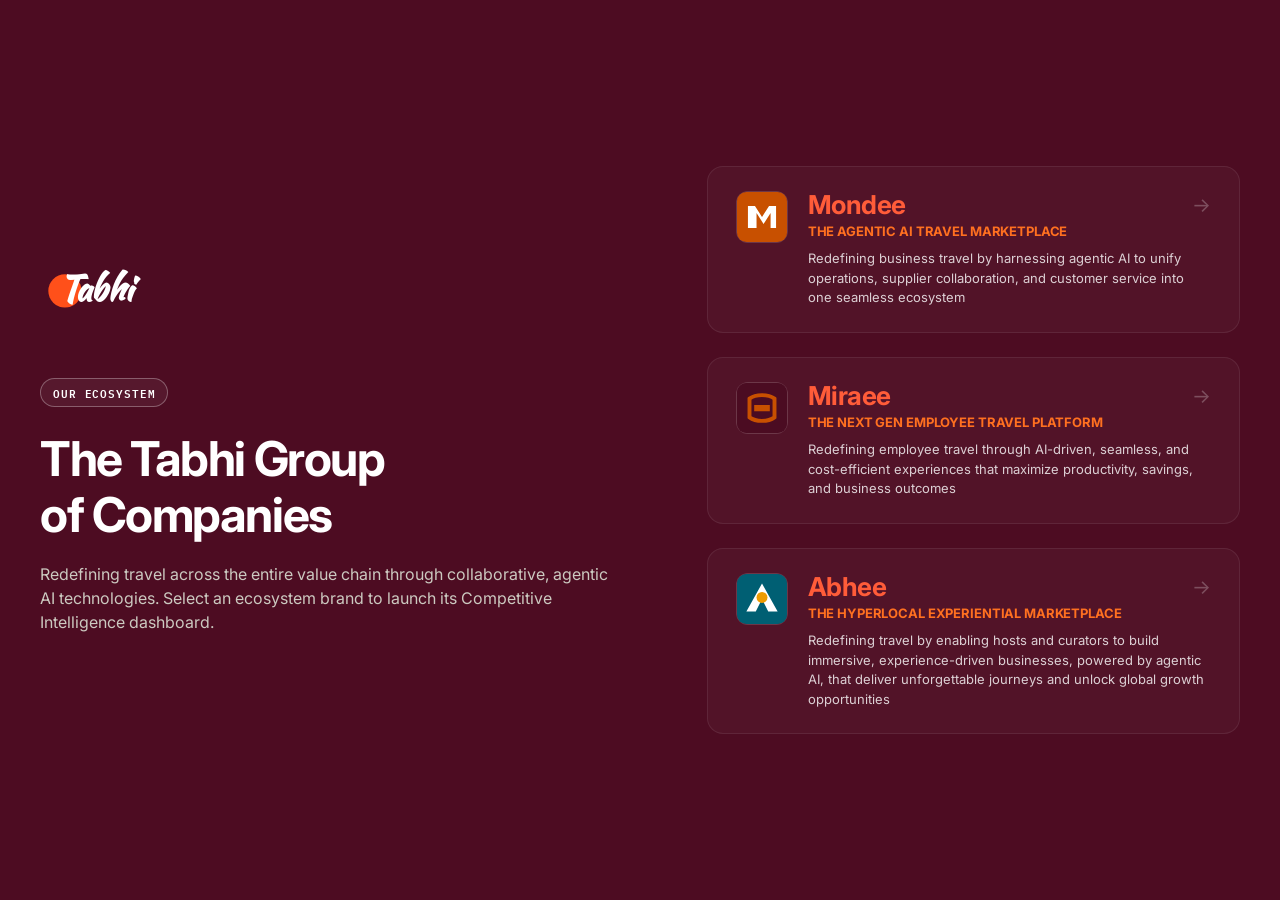
<file: News_Intelligence/Context/index_v3.html>
<!DOCTYPE html>
<html lang="en">
<head>
  <meta charset="UTF-8" />
  <meta name="viewport" content="width=device-width, initial-scale=1.0" />
  <title>Tabhi · Intelligence Command Center</title>
  <link rel="preconnect" href="https://fonts.googleapis.com" />
  <link rel="preconnect" href="https://fonts.gstatic.com" crossorigin />
  <link href="https://fonts.googleapis.com/css2?family=Caveat:wght@700&family=Kaushan+Script&family=IBM+Plex+Mono:wght@400;500;600&family=Inter:wght@300;400;500;600;700&display=swap" rel="stylesheet" />
  <style>
    /* ── RESET & BASE ─────────────────────────── */
    *, *::before, *::after { box-sizing: border-box; margin: 0; padding: 0; }

    :root {
      --bg:          #F5F4F1;
      --surface:     #FFFFFF;
      --surface2:    #F8F7F4;
      --surface3:    #EEECEA;
      --border:      #E2DFD8;
      --border2:     #CCC9C0;
      --orange:      #C85000;
      --orange-dim:  #FCEEE6;
      --orange-glow: rgba(200,80,0,0.08);
      --slate:       #6B6B72;
      --muted:       #9B9B9B;
      --text:        #1A1A1A;
      --text-dim:    #4A4A4A;
      --white:       #111111;
      --green:       #166534;
      --green-dim:   rgba(22,101,52,0.08);
      --amber:       #92400E;
      --red:         #991B1B;
      --mono:        'IBM Plex Mono', monospace;
      --sans:        'Inter', sans-serif;
      --wine:        #4D0C22;
      --wine-light:  #63132D;
    }

    html { font-size: 14px; scroll-behavior: smooth; }

    body {
      background: var(--bg);
      color: var(--text);
      font-family: var(--sans);
      min-height: 100vh;
      -webkit-font-smoothing: antialiased;
      overflow-x: hidden;
    }

    /* ── PORTAL VIEW (LANDING PAGE) ────────────── */
    #portal-view {
      background: var(--wine);
      min-height: 100vh;
      width: 100vw;
      display: flex;
      align-items: center;
      justify-content: center;
      position: absolute;
      top: 0;
      left: 0;
      z-index: 150;
      transition: opacity 0.4s ease, transform 0.4s ease;
      padding: 40px;
    }

    .portal-container {
      max-width: 1200px;
      width: 100%;
      display: grid;
      grid-template-columns: 1.1fr 1fr;
      gap: 80px;
      align-items: center;
    }

    .portal-left {
      color: #fff;
    }

    .tabhi-logo-portal {
      display: block;
      margin-bottom: 60px;
      height: 52px;
    }

    .tabhi-logo-portal svg {
      height: 100%;
      width: auto;
    }

    .portal-pill {
      display: inline-block;
      font-family: var(--mono);
      font-size: 11px;
      font-weight: 600;
      letter-spacing: 0.08em;
      border: 1px solid rgba(255,255,255,0.3);
      padding: 4px 12px;
      border-radius: 20px;
      margin-bottom: 24px;
      text-transform: uppercase;
      background: rgba(255,255,255,0.05);
    }

    .portal-left h1 {
      font-size: 48px;
      font-weight: 700;
      line-height: 1.15;
      margin-bottom: 20px;
      letter-spacing: -0.03em;
    }

    .portal-left h1 span {
      color: var(--orange);
    }

    .portal-left p {
      font-size: 16px;
      color: #CCC9C0;
      line-height: 1.5;
    }

    .portal-right {
      display: flex;
      flex-direction: column;
      gap: 24px;
    }

    .brand-portal-card {
      background: rgba(255, 255, 255, 0.03); /* transparent glassmorphism */
      border: 1px solid rgba(255, 255, 255, 0.08);
      border-radius: 16px;
      padding: 24px 28px;
      cursor: pointer;
      display: flex;
      gap: 20px;
      align-items: flex-start;
      position: relative;
      transition: all 0.3s cubic-bezier(0.25, 0.8, 0.25, 1);
      overflow: hidden;
      text-decoration: none;
    }

    .brand-portal-card::before {
      content: '';
      position: absolute;
      top: 0;
      left: 0;
      width: 4px;
      height: 100%;
      background: transparent;
      transition: background 0.3s ease;
    }

    .brand-portal-card:hover {
      background: rgba(255, 255, 255, 0.07);
      border-color: rgba(255, 87, 34, 0.4);
      transform: translateY(-4px);
      box-shadow: 0 16px 36px rgba(0, 0, 0, 0.3);
    }

    .brand-portal-card:hover::before {
      background: #FF5C39; /* left edge line indicator */
    }

    .brand-card-logo-wrap {
      width: 52px;
      height: 52px;
      background: rgba(255, 255, 255, 0.06);
      border: 1px solid rgba(255, 255, 255, 0.1);
      border-radius: 12px;
      display: flex;
      align-items: center;
      justify-content: center;
      flex-shrink: 0;
      transition: transform 0.3s ease, border-color 0.3s ease;
    }

    .brand-portal-card:hover .brand-card-logo-wrap {
      transform: scale(1.08);
      border-color: rgba(255, 87, 34, 0.3);
    }

    .brand-card-logo-wrap svg {
      width: 32px;
      height: 32px;
    }

    .brand-card-content {
      flex: 1;
    }

    .brand-card-header-row {
      display: flex;
      justify-content: space-between;
      align-items: flex-start;
    }

    .brand-card-title {
      font-family: var(--sans);
      font-size: 26px;
      font-weight: 700;
      color: #FF5C39; /* Coral orange-red */
      line-height: 1.1;
      margin-bottom: 4px;
      letter-spacing: -0.02em;
      transition: color 0.3s ease;
    }

    .brand-portal-card:hover .brand-card-title {
      color: #FF7D60;
    }

    .brand-card-subtitle {
      font-family: var(--sans);
      font-size: 13px;
      font-weight: 700;
      color: #FF7020; /* Vibrant orange */
      margin-bottom: 10px;
      letter-spacing: -0.01em;
      text-transform: uppercase;
    }

    .brand-card-desc {
      font-family: var(--sans);
      font-size: 13px;
      color: rgba(255, 255, 255, 0.8);
      line-height: 1.5;
      font-weight: 400;
    }

    .brand-card-arrow {
      font-size: 20px;
      color: rgba(255, 255, 255, 0.25);
      transition: transform 0.3s ease, color 0.3s ease;
      margin-top: 2px;
    }

    .brand-portal-card:hover .brand-card-arrow {
      transform: translateX(4px);
      color: #FF5C39;
    }

    /* ── DASHBOARD VIEW (HIDDEN INITIALLY) ────── */
    #dashboard-view {
      display: none;
      opacity: 0;
      transition: opacity 0.4s ease;
    }

    /* ── HEADER ───────────────────────────────── */
    header {
      background: var(--surface);
      border-bottom: 1px solid var(--border);
      padding: 0 32px;
      display: flex;
      align-items: center;
      justify-content: space-between;
      height: 64px;
    }

    .logo {
      display: flex;
      align-items: center;
      gap: 12px;
    }

    .logo-mark {
      width: 32px;
      height: 32px;
      display: flex;
      align-items: center;
      justify-content: center;
      cursor: pointer;
    }

    .logo-text-group {
      display: flex;
      align-items: center;
      gap: 12px;
    }

    .logo-main-title {
      font-family: var(--mono);
      font-size: 14px;
      font-weight: 700;
      color: var(--white);
      letter-spacing: 0.04em;
    }

    .logo-divider {
      width: 1px;
      height: 16px;
      background: var(--border);
    }

    .logo-active-brand {
      font-family: var(--mono);
      font-size: 13px;
      font-weight: 700;
      color: var(--orange);
      letter-spacing: 0.04em;
      text-transform: uppercase;
    }

    .back-btn {
      font-family: var(--mono);
      font-size: 10px;
      color: var(--slate);
      cursor: pointer;
      text-decoration: none;
      display: flex;
      align-items: center;
      gap: 4px;
      padding: 5px 10px;
      background: var(--surface2);
      border: 1px solid var(--border);
      border-radius: 4px;
      margin-left: 16px;
      transition: background 0.15s, border-color 0.15s, color 0.15s;
    }

    .back-btn:hover {
      background: var(--orange-glow);
      border-color: var(--orange);
      color: var(--orange);
    }

    .header-right {
      display: flex;
      align-items: center;
      gap: 20px;
    }

    .header-badge {
      font-family: var(--mono);
      font-size: 10px;
      color: var(--green);
      background: var(--green-dim);
      border: 1px solid rgba(34,197,94,0.2);
      border-radius: 20px;
      padding: 3px 10px;
      display: flex;
      align-items: center;
      gap: 5px;
      letter-spacing: 0.08em;
    }

    .header-badge::before {
      content: '';
      width: 5px;
      height: 5px;
      background: var(--green);
      border-radius: 50%;
      animation: pulse-green 2s ease-in-out infinite;
    }

    @keyframes pulse-green {
      0%, 100% { opacity: 1; }
      50% { opacity: 0.4; }
    }

    .header-time {
      font-family: var(--mono);
      font-size: 11px;
      color: var(--muted);
    }

    /* ── NAV TABS ─────────────────────────────── */
    .nav-tabs {
      background: var(--surface);
      border-bottom: 1px solid var(--border);
      padding: 0 32px;
      display: flex;
      gap: 0;
    }

    .nav-tab {
      font-family: var(--mono);
      font-size: 11px;
      letter-spacing: 0.08em;
      color: var(--muted);
      padding: 14px 20px;
      cursor: pointer;
      border-bottom: 2px solid transparent;
      transition: color 0.15s, border-color 0.15s;
      text-transform: uppercase;
      white-space: nowrap;
    }

    .nav-tab.active {
      color: var(--orange);
      border-bottom-color: var(--orange);
      font-weight: 600;
    }

    .nav-tab:hover:not(.active) { color: var(--text-dim); }

    /* ── PAGE LAYOUT ──────────────────────────── */
    .page {
      max-width: 1440px;
      margin: 0 auto;
      padding: 28px 32px 60px;
    }

    /* ── PAGE HERO ────────────────────────────── */
    .page-hero {
      display: flex;
      align-items: flex-end;
      justify-content: space-between;
      margin-bottom: 28px;
      padding-bottom: 22px;
      border-bottom: 1px solid var(--border);
    }

    .page-hero-left h1 {
      font-size: 22px;
      font-weight: 600;
      color: var(--white);
      letter-spacing: -0.02em;
      line-height: 1.2;
    }

    .page-hero-left p {
      font-size: 13px;
      color: var(--slate);
      margin-top: 4px;
    }

    .filter-row {
      display: flex;
      gap: 8px;
      align-items: center;
    }

    .filter-chip {
      font-family: var(--mono);
      font-size: 10px;
      color: var(--text-dim);
      background: var(--surface2);
      border: 1px solid var(--border);
      border-radius: 4px;
      padding: 5px 10px;
      cursor: pointer;
      letter-spacing: 0.06em;
      transition: border-color 0.15s, color 0.15s;
    }

    .filter-chip:hover, .filter-chip.active {
      border-color: var(--orange);
      color: var(--orange);
    }



    /* ── INSIGHT BANNER ── */
    .insight-banner {
      background: var(--orange-glow);
      border: 1px solid rgba(200,80,0,0.15);
      border-left: 3px solid var(--orange);
      border-radius: 6px;
      padding: 12px 14px;
      display: flex;
      gap: 8px;
      align-items: flex-start;
      margin-bottom: 12px;
    }

    .insight-icon {
      font-size: 13px;
      flex-shrink: 0;
      margin-top: 1px;
    }

    .insight-text {
      font-size: 11.5px;
      color: var(--text-dim);
      line-height: 1.45;
    }

    .insight-text strong {
      color: var(--orange);
      font-weight: 600;
    }

    /* ── EXECUTIVE INSIGHTS PANEL (NEW REDESIGN) ── */
    .exec-insights-panel {
      background: var(--surface);
      border: 1px solid var(--border);
      border-radius: 8px;
      padding: 20px 24px;
      margin-bottom: 28px;
      box-shadow: 0 4px 12px rgba(0,0,0,0.02);
    }

    .exec-insights-header {
      display: flex;
      align-items: center;
      gap: 8px;
      margin-bottom: 14px;
      padding-bottom: 10px;
      border-bottom: 1px solid var(--border);
    }

    .exec-insights-icon {
      font-size: 16px;
    }

    .exec-insights-title {
      font-size: 13px;
      font-weight: 600;
      font-family: var(--mono);
      text-transform: uppercase;
      letter-spacing: 0.06em;
      color: var(--orange);
    }

    .exec-insights-list {
      display: flex;
      flex-direction: column;
      gap: 10px;
    }

    .exec-insight-item {
      display: flex;
      align-items: flex-start;
      gap: 10px;
      font-size: 12.5px;
      color: var(--text-dim);
      line-height: 1.5;
    }

    .exec-insight-bullet {
      width: 6px;
      height: 6px;
      border-radius: 50%;
      background: var(--orange);
      flex-shrink: 0;
      margin-top: 6px;
    }

    /* ── SECTION HEADER ───────────────────────── */
    .section-header {
      display: flex;
      align-items: center;
      justify-content: space-between;
      margin-bottom: 16px;
      margin-top: 36px;
    }

    .section-header:first-of-type { margin-top: 0; }

    .section-title {
      display: flex;
      align-items: center;
      gap: 10px;
    }

    .section-name {
      font-size: 15px;
      font-weight: 600;
      color: var(--white);
    }

    .section-link {
      font-family: var(--mono);
      font-size: 10px;
      color: var(--slate);
      cursor: pointer;
      letter-spacing: 0.06em;
      transition: color 0.15s;
      text-decoration: none;
    }

    .section-link:hover { color: var(--orange); }

    /* ── THREE-COLUMN GRID ────────────────────── */
    .main-grid {
      display: grid;
      grid-template-columns: 1fr 1fr 380px;
      gap: 20px;
      align-items: start;
    }

    /* ── FLAT CARD ────────────────────────────── */
    .flat-card {
      background: var(--surface);
      border: 1px solid var(--border);
      border-radius: 8px;
      padding: 14px 16px;
      transition: border-color 0.15s;
      cursor: pointer;
      margin-bottom: 10px;
    }

    .flat-card:hover { border-color: var(--border2); }

    .flat-card-meta {
      display: flex;
      align-items: center;
      justify-content: space-between;
      margin-bottom: 6px;
    }

    .flat-card-company {
      display: flex;
      align-items: center;
      gap: 8px;
    }

    .company-logo {
      width: 24px;
      height: 24px;
      border-radius: 4px;
      display: flex;
      align-items: center;
      justify-content: center;
      flex-shrink: 0;
      overflow: hidden;
      background: var(--surface2);
      border: 1px solid var(--border);
      padding: 2px;
    }

    .company-logo svg {
      width: 100%;
      height: 100%;
      object-fit: contain;
    }

    .company-name {
      font-family: var(--mono);
      font-size: 10px;
      font-weight: 600;
      color: var(--text-dim);
      letter-spacing: 0.06em;
    }

    .news-time {
      font-family: var(--mono);
      font-size: 10px;
      color: var(--muted);
    }

    .flat-card-headline {
      font-size: 12px;
      font-weight: 500;
      color: var(--text);
      line-height: 1.45;
      margin-bottom: 6px;
    }

    .flat-card-footer {
      display: flex;
      align-items: center;
      justify-content: space-between;
      margin-top: 8px;
      padding-top: 8px;
      border-top: 1px solid rgba(0,0,0,0.03);
    }

    .news-tags {
      display: flex;
      gap: 6px;
      flex-wrap: wrap;
    }

    .tag {
      font-family: var(--mono);
      font-size: 9px;
      letter-spacing: 0.08em;
      padding: 2px 7px;
      border-radius: 3px;
      font-weight: 500;
    }

    .tag-orange { background: var(--orange-glow); color: var(--orange); border: 1px solid rgba(232,93,4,0.25); }
    .tag-slate  { background: var(--surface3); color: var(--slate); border: 1px solid var(--border); }
    .tag-green  { background: rgba(34,197,94,0.08); color: var(--green); border: 1px solid rgba(34,197,94,0.2); }
    .tag-amber  { background: rgba(245,158,11,0.08); color: var(--amber); border: 1px solid rgba(245,158,11,0.2); }
    .tag-red    { background: rgba(239,68,68,0.08); color: var(--red); border: 1px solid rgba(239,68,68,0.2); }

    .news-source {
      font-family: var(--mono);
      font-size: 9px;
      color: var(--muted);
    }

    /* ── GRID COLUMN WRAPPERS ─────────────────── */
    .grid-col-inner {
      background: var(--surface);
      border: 1px solid var(--border);
      border-radius: 10px;
      overflow: hidden;
    }

    .grid-col-heading {
      padding: 14px 16px;
      border-bottom: 1px solid var(--border);
      display: flex;
      align-items: center;
      justify-content: space-between;
    }

    .grid-col-heading-left {
      display: flex;
      align-items: center;
      gap: 8px;
    }

    .col-icon {
      width: 24px;
      height: 24px;
      border-radius: 5px;
      background: var(--orange-glow);
      border: 1px solid rgba(232,93,4,0.2);
      display: flex;
      align-items: center;
      justify-content: center;
      font-size: 12px;
    }

    .col-title {
      font-size: 13px;
      font-weight: 600;
      color: var(--white);
    }

    .col-subtitle {
      font-family: var(--mono);
      font-size: 10px;
      color: var(--muted);
    }

    .col-count-badge {
      font-family: var(--mono);
      font-size: 10px;
      color: var(--orange);
      background: var(--orange-glow);
      border: 1px solid rgba(232,93,4,0.2);
      border-radius: 3px;
      padding: 2px 7px;
    }

    .grid-col-body {
      padding: 12px;
      display: flex;
      flex-direction: column;
    }

    /* ── SCROLL MORE ──────────────────────────── */
    .scroll-more {
      text-align: center;
      padding: 10px;
      margin-top: 4px;
    }

    .scroll-more button {
      background: none;
      border: 1px solid var(--border);
      border-radius: 4px;
      color: var(--muted);
      font-family: var(--mono);
      font-size: 10px;
      letter-spacing: 0.08em;
      padding: 6px 16px;
      cursor: pointer;
      transition: border-color 0.15s, color 0.15s;
    }

    .scroll-more button:hover {
      border-color: var(--orange);
      color: var(--orange);
    }

    /* ── FOOTER ───────────────────────────────── */
    footer {
      border-top: 1px solid var(--border);
      padding: 16px 32px;
      display: flex;
      align-items: center;
      justify-content: space-between;
      background: var(--surface);
      margin-top: 60px;
    }

    .footer-left {
      font-family: var(--mono);
      font-size: 10px;
      color: var(--muted);
    }

    .footer-right {
      font-family: var(--mono);
      font-size: 10px;
      color: var(--muted);
      display: flex;
      gap: 20px;
    }

    .footer-right a { color: var(--muted); text-decoration: none; }
    .footer-right a:hover { color: var(--orange); }
  </style>
</head>
<body>

  <!-- ── PORTAL VIEW (TABHI LANDING PAGE) ────── -->
  <div id="portal-view">
    <div class="portal-container">
      <div class="portal-left">
        <div class="tabhi-logo-portal" id="tabhi-logo-portal-svg">
          <!-- populated by script to include official Tabhi logo -->
        </div>
        <span class="portal-pill">Our Ecosystem</span>
        <h1>The Tabhi Group<br>of Companies</h1>
        <p>Redefining travel across the entire value chain through collaborative, agentic AI technologies. Select an ecosystem brand to launch its Competitive Intelligence dashboard.</p>
      </div>

      <div class="portal-right">
        <!-- Mondee B2B -->
        <div class="brand-portal-card" onclick="loadBrand('mondee')">
          <div class="brand-card-logo-wrap" id="portal-card-mondee-logo">
            <!-- populated dynamically -->
          </div>
          <div class="brand-card-content">
            <div class="brand-card-header-row">
              <div>
                <h2 class="brand-card-title">Mondee</h2>
                <div class="brand-card-subtitle">The Agentic AI Travel Marketplace</div>
              </div>
              <span class="brand-card-arrow">→</span>
            </div>
            <p class="brand-card-desc">Redefining business travel by harnessing agentic AI to unify operations, supplier collaboration, and customer service into one seamless ecosystem</p>
          </div>
        </div>

        <!-- Miraee B2E -->
        <div class="brand-portal-card" onclick="loadBrand('miraee')">
          <div class="brand-card-logo-wrap" id="portal-card-miraee-logo">
            <!-- populated dynamically -->
          </div>
          <div class="brand-card-content">
            <div class="brand-card-header-row">
              <div>
                <h2 class="brand-card-title">Miraee</h2>
                <div class="brand-card-subtitle">The Next Gen Employee Travel Platform</div>
              </div>
              <span class="brand-card-arrow">→</span>
            </div>
            <p class="brand-card-desc">Redefining employee travel through AI-driven, seamless, and cost-efficient experiences that maximize productivity, savings, and business outcomes</p>
          </div>
        </div>

        <!-- Abhee B2C -->
        <div class="brand-portal-card" onclick="loadBrand('abhee')">
          <div class="brand-card-logo-wrap" id="portal-card-abhee-logo">
            <!-- populated dynamically -->
          </div>
          <div class="brand-card-content">
            <div class="brand-card-header-row">
              <div>
                <h2 class="brand-card-title">Abhee</h2>
                <div class="brand-card-subtitle">The Hyperlocal Experiential marketplace</div>
              </div>
              <span class="brand-card-arrow">→</span>
            </div>
            <p class="brand-card-desc">Redefining travel by enabling hosts and curators to build immersive, experience-driven businesses, powered by agentic AI, that deliver unforgettable journeys and unlock global growth opportunities</p>
          </div>
        </div>
      </div>
    </div>
  </div>


  <!-- ── DASHBOARD VIEW (ACTIVE STATE) ───────── -->
  <div id="dashboard-view">



    <!-- ── HEADER ── -->
    <header>
      <div class="logo">
        <div class="logo-mark" onclick="goHome()" id="header-brand-logo-mark">
          <!-- dynamic svg brand logo -->
        </div>
        <div class="logo-text-group">
          <div id="header-tabhi-logo" onclick="goHome()" style="cursor:pointer; height:28px; display:flex; align-items:center; overflow:visible;"></div>
          <div class="logo-divider"></div>
          <span class="logo-active-brand" id="active-brand-title">MONDEE (B2B)</span>
        </div>
        <a class="back-btn" onclick="goHome()">
          <span>←</span> Back to Ecosystem
        </a>
      </div>
      <div class="header-right">
        <div class="header-badge" id="header-badge-txt">B2B RADAR</div>
        <div class="header-time" id="clock">-</div>
      </div>
    </header>
    <!-- ── NAV TABS ── -->
    <nav class="nav-tabs">
      <div class="nav-tab active" data-tab="overview" onclick="switchTab('overview')">OVERVIEW</div>
      <div class="nav-tab" data-tab="growth-marketing" onclick="switchTab('growth-marketing')">GROWTH &amp; MARKETING</div>
      <div class="nav-tab" data-tab="product-strategy" onclick="switchTab('product-strategy')">PRODUCT &amp; STRATEGY</div>
    </nav>

    <!-- ── PAGE CONTENT ── -->
    <main class="page">
      
      <!-- ── PAGE HERO ── -->
      <div class="page-hero">
        <div class="page-hero-left">
          <h1 id="hero-title">B2B Distribution &amp; Agency Intelligence</h1>
          <p id="hero-description">GDS, wholesale consolidators, agency OTAs, and direct supplier portals competing with Mondee</p>
        </div>
        <div class="filter-row">
          <div class="filter-chip active">ALL</div>
          <div class="filter-chip">TODAY</div>
          <div class="filter-chip">7D</div>
          <div class="filter-chip">30D</div>
        </div>
      </div>



      <!-- ── EXECUTIVE INSIGHTS PANEL ── -->
      <div class="exec-insights-panel" id="exec-insights-container">
        <div class="exec-insights-header">
          <span class="exec-insights-icon">💡</span>
          <span class="exec-insights-title" id="exec-insights-title-txt">Executive Insights</span>
        </div>
        <div class="exec-insights-list" id="exec-insights-items-list">
          <!-- populated dynamically -->
        </div>
      </div>

      <!-- ── TAB 1: OVERVIEW VIEW ── -->
      <div id="view-overview" class="tab-view">
        <div class="main-grid" id="overview-grid">
          <!-- Col 1, Col 2, Col 3 rendered dynamically -->
        </div>

        <div class="video-section">
          <div class="section-header">
            <div class="section-title">
              <div class="col-icon">▶️</div>
              <span class="section-name" id="video-section-title">B2B &amp; GDS Strategy Presentation Briefs</span>
            </div>
            <a href="#" class="section-link" id="video-all-link">VIEW ALL BRIEFS →</a>
          </div>
          <div class="video-grid" id="video-grid-container">
            <!-- dynamic videos -->
          </div>
        </div>
      </div>

      <!-- ── TAB 2: GROWTH & MARKETING VIEW ── -->
      <div id="view-growth-marketing" class="tab-view" style="display:none;">
        <div class="main-grid" id="growth-grid">
          <!-- dynamic columns -->
        </div>
      </div>

      <!-- ── TAB 3: PRODUCT & STRATEGY VIEW ── -->
      <div id="view-product-strategy" class="tab-view" style="display:none;">
        <div class="main-grid" id="product-grid">
          <!-- dynamic columns -->
        </div>
      </div>

    </main>

    <!-- ── FOOTER ── -->
    <footer>
      <div class="footer-left" id="footer-left-txt">TABHI · Command Center · Portfolio Competitive Intelligence · Updated continuously</div>
      <div class="footer-right">
        <a href="#">Blueprint Spec</a>
        <a href="#">Excel Database</a>
        <a href="#" onclick="goHome()">Ecosystem Hub</a>
      </div>
    </footer>

  </div>


  <!-- ── DRAWER OVERLAY ─────────────────────────── -->
  <div id="drawer-overlay" onclick="closeDrawer()" style="
    display:none;position:fixed;inset:0;background:rgba(0,0,0,0.3);z-index:200;backdrop-filter:blur(2px);
  "></div>

  <div id="drawer" style="
    display:none;position:fixed;top:0;right:0;width:460px;height:100vh;
    background:var(--surface);border-left:1px solid var(--border);
    z-index:201;overflow-y:auto;box-shadow:-8px 0 32px rgba(0,0,0,0.12);
    transform:translateX(100%);transition:transform 0.25s cubic-bezier(.4,0,.2,1);
    font-family:var(--sans);
  ">
    <div style="padding:20px 24px;border-bottom:1px solid var(--border);display:flex;align-items:center;justify-content:space-between;position:sticky;top:0;background:var(--surface);z-index:1;">
      <div id="drawer-company-wrap" style="display:flex;align-items:center;gap:10px;">
        <div id="drawer-logo" class="company-logo" style="width:28px;height:28px;border-radius:6px;padding:2px;"></div>
        <div>
          <div id="drawer-company" style="font-family:var(--mono);font-size:11px;font-weight:600;letter-spacing:.06em;color:var(--text-dim);"></div>
          <div id="drawer-time" style="font-family:var(--mono);font-size:10px;color:var(--muted);margin-top:1px;"></div>
        </div>
      </div>
      <button onclick="closeDrawer()" style="background:var(--surface2);border:1px solid var(--border);border-radius:6px;padding:6px 10px;cursor:pointer;font-size:13px;color:var(--text-dim);">✕</button>
    </div>
    <div style="padding:22px 24px;">
      <div id="drawer-tags" style="display:flex;gap:6px;margin-bottom:14px;flex-wrap:wrap;"></div>
      <h2 id="drawer-headline" style="font-size:16px;font-weight:600;line-height:1.45;color:var(--white);margin-bottom:14px;"></h2>
      <p id="drawer-body" style="font-size:13px;color:var(--slate);line-height:1.65;margin-bottom:22px;"></p>
      <div style="border-top:1px solid var(--border);padding-top:16px;display:flex;gap:10px;">
        <a id="drawer-link" href="#" target="_blank" style="
          display:inline-flex;align-items:center;gap:6px;
          background:var(--orange);color:#fff;font-family:var(--mono);font-size:11px;font-weight:600;
          letter-spacing:.06em;padding:8px 16px;border-radius:5px;text-decoration:none;
          transition:opacity .15s;
        " onmouseover="this.style.opacity='.85'" onmouseout="this.style.opacity='1'">READ SOURCE →</a>
        <button onclick="closeDrawer()" style="
          background:none;border:1px solid var(--border);border-radius:5px;
          font-family:var(--mono);font-size:11px;color:var(--muted);padding:8px 14px;cursor:pointer;
          transition:border-color .15s;
        " onmouseover="this.style.borderColor='var(--border2)'" onmouseout="this.style.borderColor='var(--border)'">CLOSE</button>
      </div>
    </div>
  </div>

  <!-- ── VIDEO MODAL ────────────────────────────── -->
  <div id="video-overlay" onclick="closeVideo()" style="
    display:none;position:fixed;inset:0;background:rgba(0,0,0,0.85);z-index:300;
    align-items:center;justify-content:center;backdrop-filter:blur(4px);
  "></div>
  <div id="video-modal" style="
    display:none;position:fixed;top:50%;left:50%;transform:translate(-50%,-50%);
    width:720px;max-width:95vw;z-index:301;
  ">
    <div style="background:var(--surface2);border:1px solid var(--border);border-radius:12px;overflow:hidden;box-shadow:0 32px 80px rgba(0,0,0,0.4);">
      <div id="video-modal-thumb" style="aspect-ratio:16/9;display:flex;align-items:center;justify-content:center;font-size:80px;position:relative;">
        <div style="position:absolute;inset:0;background:rgba(0,0,0,0.35);"></div>
        <div style="position:relative;z-index:1;text-align:center;">
          <div style="font-size:72px;margin-bottom:8px;" id="video-modal-emoji"></div>
          <div style="font-family:var(--mono);font-size:11px;color:rgba(255,255,255,.6);letter-spacing:.08em;">PREVIEW BRIEF - NOT CONNECTED TO LIVE STREAMS</div>
        </div>
      </div>
      <div style="padding:18px 20px;">
        <div id="video-modal-badge" style="font-family:var(--mono);font-size:9px;font-weight:600;letter-spacing:.08em;padding:2px 8px;border-radius:3px;display:inline-block;margin-bottom:10px;"></div>
        <div id="video-modal-title" style="font-size:15px;font-weight:600;color:var(--white);line-height:1.4;margin-bottom:6px;"></div>
        <div id="video-modal-meta" style="font-family:var(--mono);font-size:11px;color:var(--muted);margin-bottom:14px;"></div>
        <div style="display:flex;gap:10px;align-items:center;">
          <a id="video-modal-link" href="#" target="_blank" style="
            background:var(--orange);color:#fff;font-family:var(--mono);font-size:11px;font-weight:600;
            letter-spacing:.06em;padding:8px 16px;border-radius:5px;text-decoration:none;display:inline-flex;align-items:center;gap:6px;
          ">▶ VIEW ON YOUTUBE</a>
          <button onclick="closeVideo()" style="
            background:none;border:1px solid var(--border);border-radius:5px;
            font-family:var(--mono);font-size:11px;color:var(--muted);padding:8px 14px;cursor:pointer;
          ">CLOSE ✕</button>
        </div>
      </div>
    </div>
  </div>

  <!-- ── ADD COMPANY MODAL ──────────────────────── -->
  <div id="add-overlay" onclick="closeAdd()" style="
    display:none;position:fixed;inset:0;background:rgba(0,0,0,0.5);z-index:300;
    align-items:center;justify-content:center;backdrop-filter:blur(3px);
  "></div>
  <div id="add-modal" style="
    display:none;position:fixed;top:50%;left:50%;transform:translate(-50%,-50%);
    width:420px;max-width:95vw;z-index:301;
  ">
    <div style="background:var(--surface);border:1px solid var(--border);border-radius:12px;overflow:hidden;box-shadow:0 24px 60px rgba(0,0,0,0.2);">
      <div style="padding:18px 20px;border-bottom:1px solid var(--border);display:flex;justify-content:space-between;align-items:center;">
        <div style="font-size:14px;font-weight:600;color:var(--white);" id="add-modal-title">Track a new company</div>
        <button onclick="closeAdd()" style="background:none;border:none;font-size:16px;cursor:pointer;color:var(--muted);">✕</button>
      </div>
      <div style="padding:20px;">
        <div style="margin-bottom:14px;">
          <label style="font-family:var(--mono);font-size:10px;color:var(--muted);letter-spacing:.08em;display:block;margin-bottom:6px;">COMPANY NAME</label>
          <input id="add-name" type="text" placeholder="e.g. Sabre, Layla..." style="
            width:100%;padding:9px 12px;border:1px solid var(--border);border-radius:6px;
            background:var(--surface2);color:var(--text);font-family:var(--sans);font-size:13px;
            outline:none;transition:border-color .15s;
          " onfocus="this.style.borderColor='var(--orange)'" onblur="this.style.borderColor='var(--border)'"/>
        </div>
        <div style="margin-bottom:14px;">
          <label style="font-family:var(--mono);font-size:10px;color:var(--muted);letter-spacing:.08em;display:block;margin-bottom:6px;">WEBSITE</label>
          <input id="add-url" type="text" placeholder="https://..." style="
            width:100%;padding:9px 12px;border:1px solid var(--border);border-radius:6px;
            background:var(--surface2);color:var(--text);font-family:var(--sans);font-size:13px;
            outline:none;transition:border-color .15s;
          " onfocus="this.style.borderColor='var(--orange)'" onblur="this.style.borderColor='var(--border)'"/>
        </div>
        <button onclick="handleAdd()" style="
          width:100%;background:var(--orange);color:#fff;border:none;border-radius:6px;
          font-family:var(--mono);font-size:11px;font-weight:600;letter-spacing:.08em;
          padding:10px;cursor:pointer;transition:opacity .15s;
        " onmouseover="this.style.opacity='.85'" onmouseout="this.style.opacity='1'">+ ADD TO WATCHLIST</button>
      </div>
    </div>
  </div>

  <!-- ── BRAND LOGOS & VECTOR GRAPHICS ── -->
  <script>
    // SVG vectors for each brand logo to make them premium and realistic
    const logoSVGs = {
      tabhi: `<svg viewBox="0 0 140 50" style="height:100%; width:auto; overflow:visible;"><circle cx="24" cy="24" r="16" fill="#FF501A" /><text x="18" y="34" font-family="'Kaushan Script', 'Caveat', 'Brush Script MT', cursive" font-size="34" font-weight="700" fill="#FFFFFF" letter-spacing="-0.02em">Tabhi</text></svg>`,
      tabhidark: `<svg viewBox="0 0 140 50" style="height:100%; width:auto; overflow:visible;"><circle cx="24" cy="24" r="16" fill="#FF501A" /><text x="18" y="34" font-family="'Kaushan Script', 'Caveat', 'Brush Script MT', cursive" font-size="34" font-weight="700" fill="#111111" letter-spacing="-0.02em">Tabhi</text></svg>`,
      mondee: `<svg viewBox="0 0 32 32" style="width:100%;height:100%;"><rect width="32" height="32" rx="6" fill="#C85000" /><path d="M7 23V9h4.5l4.5 7 4.5-7H25v14h-3.5V13.5l-4.5 7-4.5-7V23H7z" fill="#FFF" /></svg>`,
      miraee: `<svg viewBox="0 0 32 32" style="width:100%;height:100%;"><rect width="32" height="32" rx="6" fill="#4B0C22" /><path d="M8 22V10c4-3 12-3 16 0v12c-4 3-12 3-16 0z" fill="none" stroke="#C85000" stroke-width="2.5" /><path d="M11 14h10v4H11z" fill="#C85000" /></svg>`,
      abhee: `<svg viewBox="0 0 32 32" style="width:100%;height:100%;"><rect width="32" height="32" rx="6" fill="#005F73" /><path d="M16 6L6 24h6l4-8 4 8h6L16 6z" fill="#FFF" /><circle cx="16" cy="15" r="3.5" fill="#EE9B00" /></svg>`,
      sabre: `<svg viewBox="0 0 24 24" style="width:100%;height:100%;"><rect width="24" height="24" rx="4" fill="#D9381E" /><path d="M6 17c1.5-2.5 4-5 6-5s4.5 2.5 6 5M12 7c-2 0-3 1.5-3 3.5s1 3.5 3 3.5 3-1.5 3-3.5S14 7 12 7z" fill="none" stroke="#FFF" stroke-width="2" /></svg>`,
      amadeus: `<svg viewBox="0 0 24 24" style="width:100%;height:100%;"><rect width="24" height="24" rx="4" fill="#005F9E" /><circle cx="12" cy="12" r="7" fill="none" stroke="#FFF" stroke-width="1.8" /><ellipse cx="12" cy="12" rx="2.5" ry="7" fill="none" stroke="#FFF" stroke-width="1.2" /><line x1="5" y1="12" x2="19" y2="12" stroke="#FFF" stroke-width="1.2" /></svg>`,
      travelport: `<svg viewBox="0 0 24 24" style="width:100%;height:100%;"><rect width="24" height="24" rx="4" fill="#5C2D91" /><path d="M7 7h10v10H7z" fill="none" stroke="#FFF" stroke-width="2.5" /><circle cx="12" cy="12" r="3.5" fill="#FFF" /></svg>`,
      centrav: `<svg viewBox="0 0 24 24" style="width:100%;height:100%;"><rect width="24" height="24" rx="4" fill="#2E7D32" /><path d="M5 19L19 5M9 5h10v10" fill="none" stroke="#FFF" stroke-width="2.5" stroke-linecap="round" stroke-linejoin="round" /></svg>`,
      picasso: `<svg viewBox="0 0 24 24" style="width:100%;height:100%;"><rect width="24" height="24" rx="4" fill="#1565C0" /><circle cx="9" cy="9" r="4.5" fill="#FFF" /><circle cx="15" cy="15" r="4.5" fill="#FFF" style="opacity:0.8;" /><circle cx="12" cy="12" r="3" fill="#C85000" /></svg>`,
      expedia: `<svg viewBox="0 0 24 24" style="width:100%;height:100%;"><rect width="24" height="24" rx="4" fill="#1A1A1A" /><path d="M12 4a8 8 0 100 16 8 8 0 000-16zm-3.5 8h7M12 8.5v7" fill="none" stroke="#FFCC00" stroke-width="2.2" /></svg>`,
      booking: `<svg viewBox="0 0 24 24" style="width:100%;height:100%;"><rect width="24" height="24" rx="4" fill="#003580" /><path d="M7 8h5c2 0 3.5 1 3.5 2.5S14 13 12 13H7V8zm0 5h5c2 0 3.5 1 3.5 2.5S14 18 12 18H7v-5z" fill="#FFF" /></svg>`,
      navan: `<svg viewBox="0 0 24 24" style="width:100%;height:100%;"><rect width="24" height="24" rx="4" fill="#8B5CF6" /><path d="M8 7v10l8-10v10" fill="none" stroke="#FFF" stroke-width="2.5" stroke-linecap="round" stroke-linejoin="round" /></svg>`,
      travelperk: `<svg viewBox="0 0 24 24" style="width:100%;height:100%;"><rect width="24" height="24" rx="4" fill="#5C2D91" /><path d="M7 17V7h4.5c2 0 3.5.8 3.5 2.5S13.5 12 11.5 12H9v5H7z" fill="#FFF" /><circle cx="16" cy="14" r="3" fill="#FFA375" /></svg>`,
      amex: `<svg viewBox="0 0 24 24" style="width:100%;height:100%;"><rect width="24" height="24" rx="4" fill="#1A6BDB" /><path d="M7 17l5-10 5 10H7z" fill="none" stroke="#FFF" stroke-width="2" /><path d="M10 13h4" stroke="#FFF" stroke-width="2" /></svg>`,
      sap: `<svg viewBox="0 0 24 24" style="width:100%;height:100%;"><rect width="24" height="24" rx="4" fill="#0D7EBF" /><path d="M6 9h12v6H6z" fill="none" stroke="#FFF" stroke-width="2" /><circle cx="12" cy="12" r="2.5" fill="#FFF" /></svg>`,
      brex: `<svg viewBox="0 0 24 24" style="width:100%;height:100%;"><rect width="24" height="24" rx="4" fill="#F97316" /><path d="M6 9l6-4 6 4v6l-6 4-6-4V9z" fill="none" stroke="#FFF" stroke-width="2" /></svg>`,
      ramp: `<svg viewBox="0 0 24 24" style="width:100%;height:100%;"><rect width="24" height="24" rx="4" fill="#111" /><path d="M7 7h10l-5 10L7 7z" fill="#22C55E" /></svg>`,
      tripos: `<svg viewBox="0 0 24 24" style="width:100%;height:100%;"><rect width="24" height="24" rx="4" fill="#4F46E5" /><circle cx="12" cy="12" r="5" fill="none" stroke="#FFF" stroke-width="2" /><circle cx="12" cy="12" r="2.5" fill="#FFF" /></svg>`,
      flowtrip: `<svg viewBox="0 0 24 24" style="width:100%;height:100%;"><rect width="24" height="24" rx="4" fill="#EC4899" /><path d="M6 14c2-4 6-4 8-8M10 18c3-2 6-4 8-8" fill="none" stroke="#FFF" stroke-width="2.5" stroke-linecap="round" /></svg>`,
      voyagex: `<svg viewBox="0 0 24 24" style="width:100%;height:100%;"><rect width="24" height="24" rx="4" fill="#06B6D4" /><path d="M6 6h12M6 12h12M6 18h12" fill="none" stroke="#FFF" stroke-width="2.5" stroke-linecap="round" /><circle cx="12" cy="12" r="3" fill="#EE9B00" /></svg>`,
      hopper: `<svg viewBox="0 0 24 24" style="width:100%;height:100%;"><rect width="24" height="24" rx="4" fill="#059669" /><path d="M12 19c-3 0-5-2-5-4.5s2-4.5 5-4.5 5 2 5 4.5-2 4.5-5 4.5z" fill="none" stroke="#FFF" stroke-width="1.8" /><path d="M10 8V4c0-.5.5-.8.9-.5l2 2" fill="none" stroke="#FFF" stroke-width="1.8" /></svg>`,
      airbnb: `<svg viewBox="0 0 24 24" style="width:100%;height:100%;"><rect width="24" height="24" rx="4" fill="#FF5A5F" /><path d="M12 6c-2.5 0-4 1.5-4 4s1.5 4 4 6.5c2.5-2.5 4-4 4-6.5s-1.5-4-4-4zm0 6a2 2 0 100-4 2 2 0 000 4z" fill="none" stroke="#FFF" stroke-width="1.8" /></svg>`,
      vrbo: `<svg viewBox="0 0 24 24" style="width:100%;height:100%;"><rect width="24" height="24" rx="4" fill="#0F294A" /><path d="M7 9l5-4 5 4v6H7V9z" fill="none" stroke="#FFF" stroke-width="2" /><line x1="7" y1="12" x2="17" y2="12" stroke="#FFF" stroke-width="1.5" /></svg>`,
      tripadvisor: `<svg viewBox="0 0 24 24" style="width:100%;height:100%;"><rect width="24" height="24" rx="4" fill="#34E0A1" /><circle cx="9" cy="12" r="3.5" fill="none" stroke="#111" stroke-width="1.8" /><circle cx="15" cy="12" r="3.5" fill="none" stroke="#111" stroke-width="1.8" /><circle cx="9" cy="12" r="1.5" fill="#111" /><circle cx="15" cy="12" r="1.5" fill="#111" /></svg>`,
      layla: `<svg viewBox="0 0 24 24" style="width:100%;height:100%;"><rect width="24" height="24" rx="4" fill="#6366F1" /><circle cx="12" cy="12" r="6.5" fill="none" stroke="#FFF" stroke-width="2" /><path d="M12 9v6" stroke="#FFF" stroke-width="2" /></svg>`,
      clientbase: `<svg viewBox="0 0 24 24" style="width:100%;height:100%;"><rect width="24" height="24" rx="4" fill="#555" /><path d="M7 17V7h4.5c2 0 3.5.8 3.5 2.5S13.5 12 11.5 12H9" fill="none" stroke="#FFF" stroke-width="2" /></svg>`,
      viator: `<svg viewBox="0 0 24 24" style="width:100%;height:100%;"><rect width="24" height="24" rx="4" fill="#FF9900" /><path d="M7 7h10v10H7z" fill="none" stroke="#FFF" stroke-width="2.5" /><circle cx="12" cy="12" r="3" fill="#FFF" /></svg>`,
      priceline: `<svg viewBox="0 0 24 24" style="width:100%;height:100%;"><rect width="24" height="24" rx="4" fill="#0053C2" /><path d="M7 6h5c2.5 0 4 1.2 4 3s-1.5 3-4 3H7V6zm0 5.2h5c1.8 0 2.8-.8 2.8-1.8s-1-1.8-2.8-1.8H7v3.6z" fill="#FFF" /><circle cx="16.5" cy="15.5" r="2.5" fill="#FFF" /></svg>`,
      travelocity: `<svg viewBox="0 0 24 24" style="width:100%;height:100%;"><rect width="24" height="24" rx="4" fill="#002244" /><path d="M12 4l2.5 5.5h5.8l-4.7 4 1.8 5.7-5.4-3.5-5.4 3.5 1.8-5.7-4.7-4h5.8z" fill="#D9381E" /></svg>`,
      orbitz: `<svg viewBox="0 0 24 24" style="width:100%;height:100%;"><rect width="24" height="24" rx="4" fill="#00A3A6" /><circle cx="12" cy="12" r="6" fill="none" stroke="#FFF" stroke-width="2.5" /><circle cx="12" cy="12" r="2" fill="#FFF" /></svg>`,
      hilton: `<svg viewBox="0 0 24 24" style="width:100%;height:100%;"><rect width="24" height="24" rx="4" fill="#001830" /><path d="M7 6v12h2.5v-4.5h5V18H17V6h-2.5v4.5h-5V6z" fill="#D4AF37" /></svg>`,
      delta: `<svg viewBox="0 0 24 24" style="width:100%;height:100%;"><rect width="24" height="24" rx="4" fill="#E6192E" /><path d="M12 4L4 18h16zM12 7.5L16 16H8z" fill="#FFF" /></svg>`,
      marriott: `<svg viewBox="0 0 24 24" style="width:100%;height:100%;"><rect width="24" height="24" rx="4" fill="#B00020" /><path d="M6 7v10h2.5V11l3.5 4.5 3.5-4.5v6H18V7l-6 7.5z" fill="#FFF" /></svg>`,
      ccra: `<svg viewBox="0 0 24 24" style="width:100%;height:100%;"><rect width="24" height="24" rx="4" fill="#004D40" /><path d="M17 12c0 2.8-2.2 5-5 5s-5-2.2-5-5 2.2-5 5-5" fill="none" stroke="#FFF" stroke-width="2" /><path d="M12 9v6h3" fill="none" stroke="#FFA000" stroke-width="2" /></svg>`,
      travelworks: `<svg viewBox="0 0 24 24" style="width:100%;height:100%;"><rect width="24" height="24" rx="4" fill="#1A237E" /><path d="M5 6v12h5v-5h4v5h5V6h-5v5h-4V6z" fill="#81C784" /></svg>`,
      trawex: `<svg viewBox="0 0 24 24" style="width:100%;height:100%;"><rect width="24" height="24" rx="4" fill="#37474F" /><path d="M5 8h14v8H5z" fill="none" stroke="#FFF" stroke-width="2" /><circle cx="12" cy="12" r="2.5" fill="#80D8FF" /></svg>`,
      cruiseplanners: `<svg viewBox="0 0 24 24" style="width:100%;height:100%;"><rect width="24" height="24" rx="4" fill="#00796B" /><path d="M12 4v16M8 8l8 8M16 8l-8 8" stroke="#FFF" stroke-width="2" /></svg>`,
      gtt: `<svg viewBox="0 0 24 24" style="width:100%;height:100%;"><rect width="24" height="24" rx="4" fill="#0D47A1" /><path d="M7 6h10v3H7zm0 5h7v3H7zm0 5h10v3H7z" fill="#FFF" /></svg>`,
      downtowntravel: `<svg viewBox="0 0 24 24" style="width:100%;height:100%;"><rect width="24" height="24" rx="4" fill="#E65100" /><path d="M6 18V9h3v9zm4 0V6h3v12zm4 0v-7h3v7z" fill="#FFF" /></svg>`,
      skybird: `<svg viewBox="0 0 24 24" style="width:100%;height:100%;"><rect width="24" height="24" rx="4" fill="#039BE5" /><path d="M6 14s4-8 8-8 4 6 4 6-2 1-6 1-6 1-6 1z" fill="#FFF" /></svg>`,
      default: `<svg viewBox="0 0 24 24" style="width:100%;height:100%;"><rect width="24" height="24" rx="4" fill="#555" /><path d="M12 7c-2.7 0-5 2.3-5 5s2.3 5 5 5 5-2.3 5-5-2.3-5-5-5z" fill="none" stroke="#FFF" stroke-width="2" /></svg>`
    };

    function getLogoSVG(brandKey) {
      const key = brandKey.toLowerCase().replace(/[\s\.\-]+/g, '');
      if (logoSVGs[key]) return logoSVGs[key];
      // fallback searches
      if (key.includes('sabre')) return logoSVGs.sabre;
      if (key.includes('amadeus')) return logoSVGs.amadeus;
      if (key.includes('travelport')) return logoSVGs.travelport;
      if (key.includes('centrav')) return logoSVGs.centrav;
      if (key.includes('picasso')) return logoSVGs.picasso;
      if (key.includes('expedia')) return logoSVGs.expedia;
      if (key.includes('booking')) return logoSVGs.booking;
      if (key.includes('navan')) return logoSVGs.navan;
      if (key.includes('travelperk')) return logoSVGs.travelperk;
      if (key.includes('amex')) return logoSVGs.amex;
      if (key.includes('sap') || key.includes('concur')) return logoSVGs.sap;
      if (key.includes('brex')) return logoSVGs.brex;
      if (key.includes('ramp')) return logoSVGs.ramp;
      if (key.includes('tripos')) return logoSVGs.tripos;
      if (key.includes('flowtrip')) return logoSVGs.flowtrip;
      if (key.includes('voyagex')) return logoSVGs.voyagex;
      if (key.includes('hopper')) return logoSVGs.hopper;
      if (key.includes('airbnb')) return logoSVGs.airbnb;
      if (key.includes('vrbo')) return logoSVGs.vrbo;
      if (key.includes('tripadvisor')) return logoSVGs.tripadvisor;
      if (key.includes('layla')) return logoSVGs.layla;
      if (key.includes('clientbase')) return logoSVGs.clientbase;
      if (key.includes('viator')) return logoSVGs.viator;
      if (key.includes('priceline')) return logoSVGs.priceline;
      if (key.includes('travelocity')) return logoSVGs.travelocity;
      if (key.includes('orbitz')) return logoSVGs.orbitz;
      if (key.includes('hilton')) return logoSVGs.hilton;
      if (key.includes('delta')) return logoSVGs.delta;
      if (key.includes('marriott')) return logoSVGs.marriott;
      if (key.includes('ccra')) return logoSVGs.ccra;
      if (key.includes('travelworks')) return logoSVGs.travelworks;
      if (key.includes('trawex')) return logoSVGs.trawex;
      if (key.includes('cruiseplanners') || key.includes('cruise planners')) return logoSVGs.cruiseplanners;
      if (key.includes('gtt')) return logoSVGs.gtt;
      if (key.includes('downtowntravel') || key.includes('downtown travel')) return logoSVGs.downtowntravel;
      if (key.includes('skybird') || key.includes('sky bird')) return logoSVGs.skybird;
      if (key.includes('mondee')) return logoSVGs.mondee;
      if (key.includes('miraee')) return logoSVGs.miraee;
      if (key.includes('abhee')) return logoSVGs.abhee;
      return logoSVGs.default;
    }
  </script>

  <!-- ── MASTER DATASET ── -->
  <script>
    const brandData = {
      mondee: {
        title: "Mondee (B2B)",
        label: "MONDEE B2B LIVE ALERTS",
        headerBadge: "B2B RADAR",
        heroTitle: "B2B Distribution & Agency Intelligence",
        heroDesc: "GDS, wholesale consolidators, agency OTAs, and direct supplier portals competing with Mondee",
        footerLeft: "TABHI · Mondee B2B Intelligence Command Center · All sources public",
        stats: [
          { label: "B2B Signals Today", value: "42", change: "↑ 8", sub: "GDS & consolidator alerts" },
          { label: "GDS API Releases", value: "5", change: "", sub: "Tech updates live" },
          { label: "Consolidator Alerts", value: "3", change: "↑ 1", sub: "Commission changes" },
          { label: "Top B2B Theme", value: "NDC Distribution", change: "", sub: "Sabre & Amadeus pushing" }
        ],
        ticker: [
          { tag: "SABRE", text: "Sabre launches advanced NDC exchange platform for retail travel agencies", isHighlight: true },
          { tag: "AMADEUS", text: "Amadeus seals content distribution agreement with Delta Airlines", isHighlight: false },
          { tag: "CENTRAV", text: "Centrav updates B2B pricing model on private air fares", isHighlight: false },
          { tag: "EXPEDIA TAAP", text: "Expedia TAAP launches Summer Promo offering up to 12% commission", isHighlight: true }
        ],
        // Redesigned rich Tab-specific Executive Insights
        insights: {
          overview: [
            "<strong>Sabre's NDC Expansion:</strong> Expanded EU carrier integrations introduce direct API ticketing routes that create volume pressure on traditional wholesale consolidators.",
            "<strong>Expedia TAAP Pricing Move:</strong> Quietly boosted summer commission tiers to 12% on packages to directly pull retail travel agents off traditional distribution desks.",
            "<strong>Tech Disruption Pipeline:</strong> Major CRM suites like ClientBase are releasing direct Sabre NDC profile connectors, cementing workflow automation patterns."
          ],
          'growth-marketing': [
            "<strong>Agent Engagement Spike:</strong> Centrav B2B logins increased 15% MoM following its private long-haul fare rules updates, indicating high agent price-sensitivity.",
            "<strong>NDC Push Campaigns:</strong> Sabre is running heavy LinkedIn-led acquisition campaigns targeting small-to-mid-size retail agencies under the 'Own Your NDC' theme."
          ],
          'product-strategy': [
            "<strong>Cloud GDS Migration:</strong> Amadeus is shifting distribution queries to cloud-native platforms, recording a 40% query latency reduction to support real-time retail bundling.",
            "<strong>Specialty UX Integrations:</strong> Viator has integrated WhatsApp notifications directly into its operator portals to cut down booking verification times for destination bookings."
          ]
        },
        overviewCols: [
          {
            title: "GDS & Distribution",
            subtitle: "Sabre · Amadeus · Travelport",
            icon: "🌐",
            count: "4 NEW",
            banner: "<strong>Distribution Shift:</strong> Sabre expanded its NDC integration with major EU carriers, introducing surcharge bypass options.",
            cards: [
              { id: 0, company: "SABRE", logo: "Sa", logoClass: "logo-sab", time: "3h ago", title: "Sabre launches advanced NDC exchange platform for retail travel agencies - enables real-time corporate fare bundling", tags: ["NDC RELEASE", "DISTRIBUTION"], source: "Travel Weekly" },
              { id: 1, company: "AMADEUS", logo: "Am", logoClass: "logo-ama", time: "8h ago", title: "Amadeus seals content distribution agreement with Delta Airlines - targets direct NDC booking incentives for agents", tags: ["CONTENT DEAL", "SUPPLIER"], source: "Reuters" },
              { id: 2, company: "TRAVELPORT", logo: "Tp", logoClass: "logo-tvp", time: "Yesterday", title: "Travelport expands hotel content integration with Booking.com - adds 1.2M property listings directly to Travelport+", tags: ["API EXPANSION", "HOTEL CONTENT"], source: "Phocuswire" }
            ]
          },
          {
            title: "Consolidators & Agent OTAs",
            subtitle: "Centrav · Picasso · GTT · Expedia TAAP",
            icon: "🛫",
            count: "5 NEW",
            banner: "<strong>Watch:</strong> Expedia TAAP has quietly boosted its agent commission tier by 2% for summer packages.",
            cards: [
              { id: 3, company: "CENTRAV", logo: "Ce", logoClass: "logo-cen", time: "4h ago", title: "Centrav updates B2B pricing model on private air fares - adjusts agent service fees for international bookings", tags: ["PRICING CHG", "CONSOLIDATOR"], source: "Travel Market Report" },
              { id: 4, company: "PICASSO TRAVEL", logo: "Pi", logoClass: "logo-pic", time: "Yesterday", title: "Picasso Travel adds advanced group booking modules for corporate aggregators with split ticketing APIs", tags: ["FEATURE LAUNCH", "GROUP BOOKINGS"], source: "Internal Detection" },
              { id: 5, company: "EXPEDIA TAAP", logo: "Ex", logoClass: "logo-expedia", time: "2 days ago", title: "Expedia TAAP launches Summer Promo offering up to 12% commission on select hotel packages for travel agents", tags: ["AGENT PROMO", "OPPORTUNITY"], source: "Expedia Press" }
            ]
          },
          {
            title: "CRMs, Software & Suppliers",
            subtitle: "ClientBase · Marriott Excellence · Viator",
            icon: "🔧",
            count: "3 TRACKED",
            banner: "<strong>Trend:</strong> Travel CRMs are integrating generative AI itinerary builders directly into agent workflows, bypassing manual routing.",
            cards: [
              { id: 6, company: "CLIENTBASE", logo: "Cb", logoClass: "logo-default", time: "Yesterday", title: "ClientBase releases integration connector for Sabre NDC profiles - simplifies agent profile synchronization", tags: ["INTEGRATION", "CRM SOFTWARE"], source: "ClientBase Notes" },
              { id: 7, company: "MARRIOTT EXCELLENCE", logo: "Ma", logoClass: "logo-default", time: "3 days ago", title: "Marriott Hotel Excellence portal updates agent education benefits - offers exclusive direct discount codes", tags: ["SUPPLIER DIRECT", "BENEFITS"], source: "Marriott News" },
              { id: 8, company: "VIATOR FOR AGENTS", logo: "Vi", logoClass: "logo-default", time: "4 days ago", title: "Viator introduces real-time booking status notifications for travel agents via WhatsApp for tours", tags: ["UX TOOL", "SPECIALTY"], source: "Viator Blog" }
            ]
          }
        ],
        growthCols: [
          {
            title: "Growth & Traffic Metrics",
            subtitle: "Scorecard & proxy traffic trends",
            icon: "📈",
            count: "UPDATED",
            banner: "<strong>Traffic:</strong> Expedia TAAP consolidator search query volumes increased 24% MoM during June peak.",
            cards: [
              { id: 26, company: "CENTRAV", logo: "Ce", logoClass: "logo-cen", time: "Updated Weekly", title: "Agent login volume increases 15% MoM following private air fares update", tags: ["TRAFFIC VELOCITY", "GROWTH"], source: "MICC Analytics" },
              { id: 27, company: "EXPEDIA TAAP", logo: "Ex", logoClass: "logo-expedia", time: "Updated Weekly", title: "Agent acquisition spikes 22% QoQ driven by summer commission incentives", tags: ["ACQUISITION", "COMMISSION"], source: "MICC Analytics" }
            ]
          },
          {
            title: "Active B2B Campaigns",
            subtitle: "Cross-channel agent promotion themes",
            icon: "📢",
            count: "2 ACTIVE",
            banner: "<strong>Campaign:</strong> Sabre's 'Own Your NDC' social campaign is running heavily on LinkedIn targeting retail agencies.",
            cards: [
              { id: 28, company: "SABRE", logo: "Sa", logoClass: "logo-sab", time: "30d active", title: "Sabre 'Own Your NDC' multi-channel campaign targeting mid-size retail agencies", tags: ["NDC PROMO", "B2B CAMPAIGN"], source: "LinkedIn" },
              { id: 29, company: "EXPEDIA TAAP", logo: "Ex", logoClass: "logo-expedia", time: "12d active", title: "TAAP Summer Rewards campaign emphasizing hotel package booking payouts", tags: ["COMMISSION PUSH", "REWARDS"], source: "Meta Ad Library" }
            ]
          },
          {
            title: "Attribution Timeline",
            subtitle: "Strategic storylines & drivers",
            icon: "🧬",
            count: "ANALYZED",
            banner: "<strong>Insight:</strong> GDS NDC rollouts correlate directly with subsequent API connector updates by major CRMs.",
            cards: [
              { id: 30, company: "SABRE", logo: "Sa", logoClass: "logo-sab", time: "B2B Storyline", title: "Sabre NDC Ecosystem Expansion: GDS API Release → ClientBase Connector → Agency Launch", tags: ["STORYLINE", "DISTRIBUTION"], source: "MICC Analytics" }
            ]
          }
        ],
        productCols: [
          {
            title: "CXO Keynotes & Themes",
            subtitle: "Leadership B2B speak & strategies",
            icon: "🎙️",
            count: "UPDATED",
            banner: "<strong>Themes:</strong> 72% of GDS executive statements focus on NDC transition models and cloud-native API speeds.",
            cards: [
              { id: 31, company: "SABRE CEO", logo: "Sa", logoClass: "logo-sab", time: "Jun 15, 2026", title: "Keynote at Developer Conference: Migration to Modern B2B API Frameworks", tags: ["NDC FUTURE", "API SPEED"], source: "Sabre Blog" },
              { id: 32, company: "AMADEUS CEO", logo: "Am", logoClass: "logo-ama", time: "Jun 12, 2026", title: "BTN Interview: Unifying GDS air and hotel content into cloud-native APIs", tags: ["UNIFIED CONTENT", "CLOUD GDS"], source: "Travel Weekly" }
            ]
          },
          {
            title: "Features & Pricing Changes",
            subtitle: "B2B private fare & CRM rules",
            icon: "💰",
            count: "1 ALERT",
            banner: "<strong>Fee Hike:</strong> Centrav adjusted its long-haul private air fare booking fee, slightly decreasing agent markup margins.",
            cards: [
              { id: 33, company: "CENTRAV", logo: "Ce", logoClass: "logo-cen", time: "Q3 pricing change", title: "Private Air Fares Booking Fee Adjustments on International Routes", tags: ["MARGIN PRESSURE", "FEES"], source: "Centrav Docs" }
            ]
          },
          {
            title: "Tech Radar & Fit",
            subtitle: "B2B tech stack & relevance",
            icon: "🛰️",
            count: "2 TRACKED",
            banner: "<strong>Tech Trend:</strong> JSON-based GDS APIs are fully replacing legacy SOAP profiles, improving response times by 3x.",
            cards: [
              { id: 34, company: "JSON GDS APIs", logo: "Sa", logoClass: "logo-sab", time: "High Fit", title: "Sabre & Amadeus next-gen RESTful JSON APIs for agent search pipelines", tags: ["REST APIs", "XML BYPASS"], source: "MICC Tech Radar" }
            ]
          }
        ],
        videos: [
          { idx: 0, title: "Sabre NDC Developer Roadmap 2026: Enhancing B2B Workflows" },
          { idx: 1, title: "Amadeus Executive Keynote: The Shift to Cloud-Native GDS APIs" }
        ]
      },
      miraee: {
        title: "Miraee (B2E)",
        label: "MIRAEE B2E LIVE ALERTS",
        headerBadge: "B2E RADAR",
        heroTitle: "B2E Corporate Travel & Spend Intelligence",
        heroDesc: "TMCs, SaaS spend management systems, and corporate travel utilities competing with Miraee",
        footerLeft: "TABHI · Miraee B2E Intelligence Command Center · All sources public",
        stats: [
          { label: "B2E Signals Today", value: "29", change: "↑ 6", sub: "Corporate TMC & card alerts" },
          { label: "TMC API Releases", value: "3", change: "", sub: "Product updates live" },
          { label: "SaaS Expense Alerts", value: "4", change: "↑ 2", sub: "Spend rules modified" },
          { label: "Top B2E Theme", value: "AI Concierge", change: "", sub: "Autonomous booking focus" }
        ],
        ticker: [
          { tag: "NAVAN", text: "Navan releases 'AI Concierge' generally available for enterprise clients", isHighlight: true },
          { tag: "TRAVELPERK", text: "TravelPerk announces Slack integration to support auto-approval routing", isHighlight: false },
          { tag: "SAP CONCUR", text: "SAP Concur enterprise contract renewals see a quiet 14% base hike", isHighlight: true },
          { tag: "BREX", text: "Brex Spend Controls 2.0 launches with real-time AI expense checking", isHighlight: false }
        ],
        // Redesigned rich Tab-specific Executive Insights
        insights: {
          overview: [
            "<strong>Navan 'AI Concierge' Launch:</strong> Direct threat generally available, promising autonomous searching, approval routing, and policy checks in one end-to-end user loop.",
            "<strong>SAP Concur Price Pressure:</strong> Contract renewals show a quiet 14% hike, causing elevated negative community feedback and creating displacement opportunities.",
            "<strong>Emerging Multi-Agent Frameworks:</strong> Startups like VoyageX are securing capital (Sequoia Series A) on LangGraph-native travel flows, moving past basic chat bots."
          ],
          'growth-marketing': [
            "<strong>Direct AI Marketing Outlays:</strong> Navan's 'AI Travel Assistant' campaign is now active for 45 days across social platforms, indicating significant budget conviction.",
            "<strong>Growth Divergence:</strong> Navan (+28% MoM) and TravelPerk (+18% MoM) lead in digital velocity, while SAP Concur features stagnant/negative organic indicators."
          ],
          'product-strategy': [
            "<strong>Autonomous Corporate Delegation:</strong> Keynotes by TMC leaders emphasize zero-touch expense systems, mapping to corporate card blocking (e.g. Brex Spend Controls 2.0)."
          ]
        },
        overviewCols: [
          {
            title: "Corporate TMCs",
            subtitle: "Navan · TravelPerk · Amex GBT",
            icon: "👔",
            count: "3 NEW",
            banner: "<strong>Corporate Push:</strong> Navan is running a heavy 45-day campaign across YouTube and Meta emphasizing their 'AI Concierge'.",
            cards: [
              { id: 9, company: "NAVAN", logo: "Na", logoClass: "logo-navan", time: "2h ago", title: "Navan releases 'AI Concierge' generally available for enterprise clients - promises auto-booking within travel policies", tags: ["DIRECT THREAT", "AI LAUNCH"], source: "TechCrunch" },
              { id: 10, company: "TRAVELPERK", logo: "Tp", logoClass: "logo-default", time: "5h ago", title: "TravelPerk announces API integration with Slack to support auto-approval notifications for corporate travelers", tags: ["INTEGRATION", "SLACK-NATIVE"], source: "TravelPerk Blog" },
              { id: 11, company: "AMEX GBT", logo: "Am", logoClass: "logo-amex", time: "Yesterday", title: "Amex GBT records 18% growth in mid-market SMB customer bookings following Egencia platform integration", tags: ["ACQUISITION", "SMB FOCUS"], source: "Reuters" }
            ]
          },
          {
            title: "SaaS Spend & Cards",
            subtitle: "Brex · Ramp · SAP Concur",
            icon: "💳",
            count: "4 NEW",
            banner: "<strong>Pricing displacement:</strong> SAP Concur's recent 14% pricing hike on renewals has driven massive negative customer review volume on G2.",
            cards: [
              { id: 12, company: "SAP CONCUR", logo: "Sc", logoClass: "logo-sap", time: "6h ago", title: "SAP Concur enterprise contract renewals see a quiet 14% increase - first general price correction in 3 years", tags: ["PRICING HIKE", "OPPORTUNITY"], source: "Internal Detection" },
              { id: 13, company: "BREX", logo: "Br", logoClass: "logo-brex", time: "Yesterday", title: "Brex Spend Controls 2.0 launches with real-time AI expense checking - blocks out-of-policy card spend at point of sale", tags: ["FEATURE RELEASE", "CFO TOOL"], source: "Brex Blog" },
              { id: 14, company: "RAMP", logo: "Ra", logoClass: "logo-ramp", time: "2 days ago", title: "Ramp partners with travel consolidators to enable auto-reconciliation of flights booked outside standard channels", tags: ["PARTNERSHIP", "CARDS"], source: "Finextra" }
            ]
          },
          {
            title: "Emerging Corporate Tech",
            subtitle: "TripOS · FlowTrip · VoyageX",
            icon: "🛰️",
            count: "3 TRACKED",
            banner: "<strong>Tech Trend:</strong> Startups like VoyageX are adopting LangGraph multi-agent frameworks in production, claiming 85% planning accuracy.",
            cards: [
              { id: 15, company: "TRIPOS", logo: "To", logoClass: "logo-tripos", time: "Seed Stage", title: "TripOS raises $4.2M Seed from a16z - promises AI-native SMB travel management with 48h onboarding", tags: ["SEED FUND", "AI NATIVE"], source: "Crunchbase" },
              { id: 16, company: "FLOWTRIP", logo: "Ft", logoClass: "logo-flowtrip", time: "Pre-Seed", title: "FlowTrip debuts Slack-first travel & expense booking bundle for early stage startups with per-user pricing", tags: ["STARTUP", "SLACK UX"], source: "Hacker News" },
              { id: 17, company: "VOYAGEX", logo: "Vx", logoClass: "logo-voyagex", time: "Series A", title: "VoyageX secures $18M Series A from Sequoia - builds agentic multi-session planner built on LangGraph", tags: ["HIGH WATCH", "AGENTIC"], source: "TechCrunch" }
            ]
          }
        ],
        growthCols: [
          {
            title: "Growth & Traffic Metrics",
            subtitle: "Scorecard & proxy traffic trends",
            icon: "📈",
            count: "UPDATED",
            banner: "<strong>Analysis:</strong> Navan continues to lead growth velocity across product and marketing dimensions, while SAP Concur shows stagnant organic momentum.",
            cards: [
              { id: 35, company: "NAVAN", logo: "Na", logoClass: "logo-navan", time: "Daily", title: "Marketing: High ↑ | Product: Very High ↑ | Traffic: +28% MoM", tags: ["GROWTH VELOCITY", "TRAFFIC SPIKE"], source: "MICC Analytics" },
              { id: 36, company: "TRAVELPERK", logo: "Tp", logoClass: "logo-default", time: "Daily", title: "Marketing: Medium | Product: High ↑ | Traffic: +18% MoM", tags: ["SERIES D", "EXPANSION"], source: "MICC Analytics" }
            ]
          },
          {
            title: "Active Campaigns & Channels",
            subtitle: "Cross-channel recurring strategic themes",
            icon: "📢",
            count: "3 ACTIVE",
            banner: "<strong>Opportunity:</strong> 55% of competitor campaigns target SMB decision-makers, leaving the enterprise autonomous outcomes space open.",
            cards: [
              { id: 37, company: "NAVAN", logo: "Na", logoClass: "logo-navan", time: "45d active", title: '"AI Travel Assistant" campaign - Meta, LinkedIn, YouTube', tags: ["BRAND AWARENESS", "CFOs"], source: "Meta Ad Library" },
              { id: 38, company: "BREX", logo: "Br", logoClass: "logo-brex", time: "15d active", title: '"Spend Controls 2.0 Launch" campaign - Meta, Blogs', tags: ["PRODUCT LAUNCH", "FINANCE"], source: "Meta Ad Library" }
            ]
          },
          {
            title: "Attribution Timeline",
            subtitle: "Strategic storylines & drivers",
            icon: "🧬",
            count: "ANALYZED",
            banner: "<strong>Pattern:</strong> Funding rounds correlate directly with leadership hiring spikes in engineering and subsequent product expansion.",
            cards: [
              { id: 39, company: "NAVAN", logo: "Na", logoClass: "logo-navan", time: "B2E Storyline", title: "Navan's AI Product Acceleration: ML Hiring Spike → Head of AI Hired → AI Concierge Launch", tags: ["STORYLINE", "PRODUCT INNOV"], source: "MICC Analytics" }
            ]
          }
        ],
        productCols: [
          {
            title: "CXO Keynotes & Themes",
            subtitle: "Leadership B2E speak & strategies",
            icon: "🎙️",
            count: "UPDATED",
            banner: "<strong>Analysis:</strong> 65% of industry leaders discussed AI-powered personalization and zero-touch delegation during the last quarter.",
            cards: [
              { id: 40, company: "NAVAN CEO", logo: "Na", logoClass: "logo-navan", time: "BTN Summit", title: 'Keynote: Corporate travel is shifting from traditional management to autonomous, zero-touch delegation', tags: ["AI AGENTS", "DELEGATION"], source: "BTN Summit" }
            ]
          },
          {
            title: "Features & Pricing Changes",
            subtitle: "B2E contract rules & pricing edits",
            icon: "💰",
            count: "1 ALERT",
            banner: "<strong>Price Hike:</strong> SAP Concur quiet renewals price increase of 14% is causing negative customer discussions on G2 & Reddit.",
            cards: [
              { id: 41, company: "SAP CONCUR", logo: "Sc", logoClass: "logo-sap", time: "Contract Update", title: "Quiet 14% Enterprise Pricing Increase effective Q3 renewals", tags: ["PRICING HIKE", "OPPORTUNITY"], source: "Internal Detection" }
            ]
          },
          {
            title: "Tech Radar & Fit",
            subtitle: "B2E tech stack & relevance",
            icon: "🛰️",
            count: "3 TRACKED",
            banner: "<strong>Emerging:</strong> VoyageX is the first competitor to implement LangGraph multi-agent architecture in production.",
            cards: [
              { id: 42, company: "LANGGRAPH", logo: "Vx", logoClass: "logo-voyagex", time: "High Fit", title: "VoyageX Multi-Agent Travel Planner using LangGraph multi-agent framework", tags: ["OPEN SOURCE", "AGENTIC"], source: "Tech Crunch" }
            ]
          }
        ],
        videos: [
          { idx: 2, title: "Navan CEO Skift Forum: The Transition to Zero-Touch AI Corporate Travel" }
        ]
      },
      abhee: {
        title: "Abhee (B2C)",
        label: "ABHEE B2C LIVE ALERTS",
        headerBadge: "B2C RADAR",
        heroTitle: "B2C Leisure Travel & Consumer AI Intelligence",
        heroDesc: "Consumer OTAs, vacation home booking sites, and retail AI assistant utilities competing with Abhee",
        footerLeft: "TABHI · Abhee B2C Intelligence Command Center · All sources public",
        stats: [
          { label: "B2C Signals Today", value: "37", change: "↑ 11", sub: "Consumer OTA & AI signals" },
          { label: "OTA Campaigns", value: "6", change: "", sub: "Active promos live" },
          { label: "AI Booking Updates", value: "4", change: "↑ 1", sub: "Conversational bots live" },
          { label: "Top B2C Theme", value: "Conversational DM", change: "", sub: "Layla & TripAdvisor pushing" }
        ],
        ticker: [
          { tag: "EXPEDIA", text: "Expedia launches new AI trip planning assistant inside consumer app", isHighlight: true },
          { tag: "BOOKING.COM", text: "Booking.com records 12% rise in summer flight bookings via bundles", isHighlight: false },
          { tag: "HOPPER", text: "Hopper rolls out 'Fare Freeze' pricing tools for winter holiday flights", isHighlight: true },
          { tag: "AIRBNB", text: "Airbnb summer release introduces 'Icons' celebrity-hosted rentals", isHighlight: false }
        ],
        // Redesigned rich Tab-specific Executive Insights
        insights: {
          overview: [
            "<strong>Conversational B2C Assist:</strong> Expedia's native in-app trip planner release supports grouping hotels and dynamic flight advice via visual maps.",
            "<strong>Hopper 'Fare Freeze' Adoption:</strong> Gaining retail traction by letting users pay flexible deposits to lock flight rates, lowering initial cart abandonment.",
            "<strong>DM-Led Transactions:</strong> Layla AI chat agent integrates into Instagram DMs, allowing users to move from travel reel clips directly to final reservations."
          ],
          'growth-marketing': [
            "<strong>Social & Experience Growth:</strong> Airbnb summer Icons campaign drives 35% MoM social engagement spikes, capturing younger leisure booking segments.",
            "<strong>Retail Flight Bundles:</strong> Booking.com's summer flight transactions increased 12% MoM due to automated stay+flight price deductions."
          ],
          'product-strategy': [
            "<strong>Dynamic Supply Payouts:</strong> Vrbo adjusted host payment rules in prime coastal zones to secure vacation home listings and limit Airbnb expansion."
          ]
        },
        overviewCols: [
          {
            title: "Retail OTAs",
            subtitle: "Expedia · Booking.com · Priceline · Hopper",
            icon: "🛍️",
            count: "4 NEW",
            banner: "<strong>Retail Battle:</strong> Hopper has launched a heavy marketing campaign for its 'Price Freeze' option to lock in low holiday fares.",
            cards: [
              { id: 18, company: "EXPEDIA", logo: "Ex", logoClass: "logo-expedia", time: "3h ago", title: "Expedia launches new AI trip planning assistant inside its flagship consumer app - allows natural language hotel grouping", tags: ["PRODUCT RELEASE", "B2C PLANNER"], source: "Phocuswire" },
              { id: 19, company: "BOOKING.COM", logo: "Bo", logoClass: "logo-booking", time: "6h ago", title: "Booking.com records 12% rise in summer flight bookings following expansion of its bundled flights+stays pricing package", tags: ["GROWTH VELOCITY", "RETAIL"], source: "Booking Press" },
              { id: 20, company: "HOPPER", logo: "Hp", logoClass: "logo-hopper", time: "Yesterday", title: "Hopper rolls out 'Fare Freeze' pricing tools for winter holiday flights - guarantees fares for up to 14 days for a deposit", tags: ["FEATURE LAUNCH", "CUST ACQUISITION"], source: "Hopper Release" }
            ]
          },
          {
            title: "Vacation Rentals & Reviews",
            subtitle: "Airbnb · Vrbo · Tripadvisor",
            icon: "🏡",
            count: "3 NEW",
            banner: "<strong>Leisure Shift:</strong> Airbnb is shifting marketing resources away from cities toward curated rural 'Icons' experiences to drive engagement.",
            cards: [
              { id: 21, company: "AIRBNB", logo: "Ab", logoClass: "logo-airbnb", time: "5h ago", title: "Airbnb summer release introduces 'Icons' - high-fidelity celebrity-hosted rentals designed to drive social media virality", tags: ["BRAND CAMPAIGN", "EXPERIENCES"], source: "TechCrunch" },
              { id: 22, company: "VRBO", logo: "Vr", logoClass: "logo-expedia", time: "Yesterday", title: "Vrbo introduces custom host-payout models to combat Airbnb supply growth in coastal vacation markets", tags: ["PRICING DEFENSE", "SUPPLY"], source: "Phocuswire" },
              { id: 23, company: "TRIPADVISOR", logo: "Ta", logoClass: "logo-tripadv", time: "3 days ago", title: "Tripadvisor announces partnership with Viator to embed tour booking widgets inside its popular local reviews pages", tags: ["PARTNERSHIP", "TOURS"], source: "Reuters" }
            ]
          },
          {
            title: "Consumer AI Planners",
            subtitle: "Layla · Tripadvisor AI · Chat assistants",
            icon: "🤖",
            count: "3 TRACKED",
            banner: "<strong>Disruption:</strong> Direct-to-consumer AI agents like Layla are capturing younger demographic travel queries off social platforms.",
            cards: [
              { id: 24, company: "LAYLA", logo: "Ly", logoClass: "logo-layla", time: "Active", title: "Layla AI chat planner launches Instagram messaging integration - lets users plan and book full trips directly in DM chat", tags: ["DM CHAT", "SOCIAL SEARCH"], source: "Layla PR" },
              { id: 25, company: "TRIPADVISOR AI", logo: "Ta", logoClass: "logo-tripadv", time: "Active", title: "Tripadvisor rolls out generative AI travel planner to EU markets - reports 3.2M plans generated since US beta launch", tags: ["AI PLANNER", "RETAIL"], source: "Tripadvisor News" }
            ]
          }
        ],
        growthCols: [
          {
            title: "Growth & Traffic Metrics",
            subtitle: "Scorecard & proxy traffic trends",
            icon: "📈",
            count: "UPDATED",
            banner: "<strong>Metrics:</strong> Booking.com experienced a 12% rise in summer bookings via flight+stay bundling packages.",
            cards: [
              { id: 43, company: "BOOKING.COM", logo: "Bo", logoClass: "logo-booking", time: "Weekly Update", title: "Flight booking transaction velocity increases 12% MoM during summer peak", tags: ["TRAFFIC VELOCITY", "RETAIL GROWTH"], source: "MICC Analytics" },
              { id: 44, company: "AIRBNB", logo: "Ab", logoClass: "logo-airbnb", time: "Weekly Update", title: "Social media engagement spikes 35% MoM following 'Icons' experience release", tags: ["VIRAL REACH", "BRAND ENGAGEMENT"], source: "MICC Analytics" }
            ]
          },
          {
            title: "Active B2C Campaigns",
            subtitle: "Cross-channel consumer promotions",
            icon: "📢",
            count: "2 ACTIVE",
            banner: "<strong>Campaign:</strong> Airbnb's 'Icons' campaign leads B2C viral travel engagement on TikTok and Instagram.",
            cards: [
              { id: 45, company: "AIRBNB", logo: "Ab", logoClass: "logo-airbnb", time: "20d active", title: "Icons celebrity hosted rentals campaign - Instagram & TikTok native push", tags: ["VIRAL CONTENT", "EXPERIENCES"], source: "Meta Ad Library" },
              { id: 46, company: "HOPPER", logo: "Hp", logoClass: "logo-hopper", time: "15d active", title: "Fare Freeze consumer app promotion targeting winter holiday travel lock-ins", tags: ["FARE LOCK", "CONVERSION"], source: "Meta Ad Library" }
            ]
          },
          {
            title: "Attribution Timeline",
            subtitle: "Strategic storylines & drivers",
            icon: "🧬",
            count: "ANALYZED",
            banner: "<strong>Insight:</strong> Consumer travel app updates focus heavily on social-first sharing integrations.",
            cards: [
              { id: 47, company: "LAYLA", logo: "Ly", logoClass: "logo-layla", time: "B2C Storyline", title: "Layla Chat Booking expansion: Instagram DM Integration → Viral Travel Reels → OTA Booking", tags: ["STORYLINE", "SOCIAL SEARCH"], source: "MICC Analytics" }
            ]
          }
        ],
        productCols: [
          {
            title: "CXO Keynotes & Themes",
            subtitle: "Leadership B2C speak & strategies",
            icon: "🎙️",
            count: "UPDATED",
            banner: "<strong>Themes:</strong> 58% of retail travel executives highlight conversational chat booking and social search relevance.",
            cards: [
              { id: 48, company: "EXPEDIA CEO", logo: "Ex", logoClass: "logo-expedia", time: "Phocuswright", title: "Interview: LLMs are training on millions of booking routes to deliver automated B2C flight advice", tags: ["LLM TRAVEL", "CONVERSATIONAL"], source: "Phocuswire" }
            ]
          },
          {
            title: "Features & Pricing Changes",
            subtitle: "B2C flight freeze & host rates",
            icon: "💰",
            count: "1 ALERT",
            banner: "<strong>Pricing Shift:</strong> Vrbo updated host payout guidelines, slightly decreasing listing commissions to capture supply from Airbnb.",
            cards: [
              { id: 49, company: "VRBO", logo: "Vr", logoClass: "logo-expedia", time: "Host Rate update", title: "Host payment structures updated in coastal markets to incentivize rental supply", tags: ["HOST RATES", "SUPPLY PRESSURE"], source: "Phocuswire" }
            ]
          },
          {
            title: "Tech Radar & Fit",
            subtitle: "B2C tech stack & relevance",
            icon: "🛰️",
            count: "2 TRACKED",
            banner: "<strong>Tech Trend:</strong> WhatsApp conversational APIs are emerging as high-conversion booking tools in EU and LatAm.",
            cards: [
              { id: 50, company: "WHATSAPP APIs", logo: "Ly", logoClass: "logo-layla", time: "High Fit", title: "Layla chat and booking workflows utilizing Instagram DM and WhatsApp conversational APIs", tags: ["DM CHAT", "CONVERSATIONAL"], source: "MICC Tech Radar" }
            ]
          }
        ],
        videos: [
          { idx: 3, title: "Expedia CEO Interview: Generative AI and the Future of Leisure Travel Booking" }
        ]
      }
    };

    let activeBrand = 'mondee';
    let activeTab = 'overview';

    // ── TAG COLOR MAPPING
    const tagClassMap = {
      // Red tags (threats/alerts)
      'DIRECT THREAT': 'tag-red',
      'HIGH WATCH': 'tag-red',
      'PRICING HIKE': 'tag-red',
      'MARGIN PRESSURE': 'tag-red',
      'PRICING DEFENSE': 'tag-red',

      // Amber tags (opportunities/marketing/acquisition)
      'OPPORTUNITY': 'tag-amber',
      'ACQUISITION': 'tag-amber',
      'LEADERSHIP': 'tag-amber',
      'TRAVEL ADJACENT': 'tag-amber',
      'SMB': 'tag-amber',
      'SMB FOCUS': 'tag-amber',
      'COMMISSION': 'tag-amber',
      'COMMISSION PUSH': 'tag-amber',
      'REWARDS': 'tag-amber',
      'AGENT PROMO': 'tag-amber',
      'SUPPLY': 'tag-amber',
      'SUPPLY PRESSURE': 'tag-amber',
      'CUST ACQUISITION': 'tag-amber',
      'PRICING': 'tag-amber',

      // Green tags (growth/partnerships/open-source)
      'PARTNERSHIP': 'tag-green',
      'OPEN SOURCE': 'tag-green',
      'FREE TIER': 'tag-green',
      'GROWTH': 'tag-green',
      'TRAFFIC VELOCITY': 'tag-green',
      'TRAFFIC SPIKE': 'tag-green',
      'SEED FUND': 'tag-green',
      'RETAIL': 'tag-green',
      'RETAIL GROWTH': 'tag-green',
      'CONVERSION': 'tag-green',
      'BENEFITS': 'tag-green',
      'STARTUP MODEL': 'tag-green',

      // Orange tags (releases/features/ai/agents)
      'MODEL RELEASE': 'tag-orange',
      'API LAUNCH': 'tag-orange',
      'PRODUCT': 'tag-orange',
      'AGENTS': 'tag-orange',
      'AI PRODUCT': 'tag-orange',
      'FEATURE': 'tag-orange',
      'AGENTIC': 'tag-orange',
      'AI NATIVE': 'tag-orange',
      'PLATFORM': 'tag-orange',
      'NDC RELEASE': 'tag-orange',
      'API EXPANSION': 'tag-orange',
      'FEATURE LAUNCH': 'tag-orange',
      'INTEGRATION': 'tag-orange',
      'UX TOOL': 'tag-orange',
      'NDC PROMO': 'tag-orange',
      'B2B CAMPAIGN': 'tag-orange',
      'NDC FUTURE': 'tag-orange',
      'API SPEED': 'tag-orange',
      'UNIFIED CONTENT': 'tag-orange',
      'CLOUD GDS': 'tag-orange',
      'REST APIs': 'tag-orange',
      'XML BYPASS': 'tag-orange',
      'AI LAUNCH': 'tag-orange',
      'FEATURE RELEASE': 'tag-orange',
      'PRODUCT LAUNCH': 'tag-orange',
      'PRODUCT INNOV': 'tag-orange',
      'AI AGENTS': 'tag-orange',
      'PRODUCT RELEASE': 'tag-orange',
      'B2C PLANNER': 'tag-orange',
      'FARE LOCK': 'tag-orange',
      'AI PLANNER': 'tag-orange',
      'LLM TRAVEL': 'tag-orange',
      'VOICE TECH': 'tag-orange',

      // Slate tags (standard categories)
      'ENTERPRISE': 'tag-slate',
      'VOICE': 'tag-slate',
      'MULTIMODAL': 'tag-slate',
      'TEAM GROWTH': 'tag-slate',
      'CFO TOOL': 'tag-slate',
      'FINTECH': 'tag-slate',
      'STARTUP': 'tag-slate',
      'SLACK-NATIVE': 'tag-slate',
      'SLACK UX': 'tag-slate',
      'CFOs': 'tag-slate',
      'FINANCE': 'tag-slate',
      'DELEGATION': 'tag-slate',
      'CARDS': 'tag-slate',
      'FEES': 'tag-slate',
      'PRICING CHG': 'tag-slate',
      'CONSOLIDATOR': 'tag-slate',
      'GROUP BOOKINGS': 'tag-slate',
      'CRM SOFTWARE': 'tag-slate',
      'SUPPLIER DIRECT': 'tag-slate',
      'SPECIALTY': 'tag-slate',
      'STORYLINE': 'tag-slate',
      'DISTRIBUTION': 'tag-slate',
      'CONTENT DEAL': 'tag-slate',
      'SUPPLIER': 'tag-slate',
      'HOTEL CONTENT': 'tag-slate',
      'VIRAL CONTENT': 'tag-slate',
      'EXPERIENCES': 'tag-slate',
      'SOCIAL SEARCH': 'tag-slate',
      'CONVERSATIONAL': 'tag-slate',
      'DM CHAT': 'tag-slate',
      'BRAND CAMPAIGN': 'tag-slate',
      'TOURS': 'tag-slate',
      'BRAND AWARENESS': 'tag-slate',
      'PROPRIETARY': 'tag-slate',
    };

    // ── TOAST MESSAGES
    function showToast(msg) {
      let t = document.getElementById('micc-toast');
      if (!t) {
        t = document.createElement('div');
        t.id = 'micc-toast';
        t.style.cssText = `position:fixed;bottom:28px;left:50%;transform:translateX(-50%) translateY(20px);
          background:#1A1A1A;color:#fff;font-family:var(--mono);font-size:11px;letter-spacing:.06em;
          padding:10px 20px;border-radius:6px;z-index:500;opacity:0;
          transition:opacity .2s,transform .2s;pointer-events:none;white-space:nowrap;`;
        document.body.appendChild(t);
      }
      t.textContent = msg;
      t.style.opacity = '1';
      t.style.transform = 'translateX(-50%) translateY(0)';
      clearTimeout(t._timer);
      t._timer = setTimeout(() => {
        t.style.opacity = '0';
        t.style.transform = 'translateX(-50%) translateY(10px)';
      }, 2200);
    }

    // ── LIVE CLOCK
    function updateClock() {
      const el = document.getElementById('clock');
      if (el) {
        const now = new Date();
        el.textContent = now.toLocaleString('en-US', {
          month: 'short', day: 'numeric', year: 'numeric',
          hour: '2-digit', minute: '2-digit', second: '2-digit',
          hour12: false, timeZoneName: 'short'
        });
      }
    }
    setInterval(updateClock, 1000);
    // Initial clock render on DOMContentLoaded
    document.addEventListener('DOMContentLoaded', updateClock);

    // ── ESCAPE KEY LISTENER TO CLOSE OVERLAYS
    document.addEventListener('keydown', e => {
      if (e.key === 'Escape') {
        if (typeof closeDrawer === 'function') closeDrawer();
        if (typeof closeVideo === 'function') closeVideo();
        if (typeof closeAdd === 'function') closeAdd();
      }
    });
  </script>

  <!-- ── RENDER ENGINE ── -->
  <script>
    // Draw Tabhi logo vector in the portal view
    document.getElementById('tabhi-logo-portal-svg').innerHTML = getLogoSVG('tabhi');
    
    // Draw Tabhi dark logo in the dashboard header
    document.getElementById('header-tabhi-logo').innerHTML = getLogoSVG('tabhidark');

    // Draw Tabhi group sub-logos inside portal cards
    document.getElementById('portal-card-mondee-logo').innerHTML = getLogoSVG('mondee');
    document.getElementById('portal-card-miraee-logo').innerHTML = getLogoSVG('miraee');
    document.getElementById('portal-card-abhee-logo').innerHTML = getLogoSVG('abhee');

    function loadBrand(brandId) {
      activeBrand = brandId;
      const bData = brandData[brandId];
      
      // Update header logo & titles
      document.getElementById('header-brand-logo-mark').innerHTML = getLogoSVG(brandId);
      document.getElementById('active-brand-title').textContent = bData.title;
      document.getElementById('header-badge-txt').textContent = bData.headerBadge;
      document.getElementById('hero-title').textContent = bData.heroTitle;
      document.getElementById('hero-description').textContent = bData.heroDesc;
      document.getElementById('footer-left-txt').textContent = bData.footerLeft;

      // Render tab content
      renderOverviewTab(bData);
      renderGrowthTab(bData);
      renderProductTab(bData);

      // Render insights list for the default tab
      renderExecutiveInsights(bData, 'overview');

      // Transition Portal -> Dashboard
      const portal = document.getElementById('portal-view');
      const dashboard = document.getElementById('dashboard-view');
      
      portal.style.opacity = '0';
      setTimeout(() => {
        portal.style.display = 'none';
        dashboard.style.display = 'block';
        setTimeout(() => {
          dashboard.style.opacity = '1';
          switchTab('overview');
        }, 50);
      }, 400);

      showToast(`LAUNCHED ${bData.title.toUpperCase()} CI PLATFORM`);
    }



    function goHome() {
      const portal = document.getElementById('portal-view');
      const dashboard = document.getElementById('dashboard-view');
      
      dashboard.style.opacity = '0';
      setTimeout(() => {
        dashboard.style.display = 'none';
        portal.style.display = 'flex';
        setTimeout(() => {
          portal.style.opacity = '1';
        }, 50);
      }, 400);
    }

    function renderExecutiveInsights(bData, tabId) {
      const itemsList = document.getElementById('exec-insights-items-list');
      itemsList.innerHTML = '';
      
      // Get array of insights for this tab
      const tabInsights = bData.insights[tabId] || bData.insights['overview'] || [];
      
      if (tabInsights.length === 0) {
        itemsList.innerHTML = `<div class="exec-insight-item">No specific strategic patterns identified for this view.</div>`;
        return;
      }
      
      tabInsights.forEach(text => {
        const div = document.createElement('div');
        div.className = 'exec-insight-item';
        div.innerHTML = `
          <div class="exec-insight-bullet"></div>
          <div>${text}</div>
        `;
        itemsList.appendChild(div);
      });
      document.getElementById('exec-insights-title-txt').textContent = `${bData.title} Strategic Insights (${tabId.replace('-', ' ').toUpperCase()})`;
    }

    function renderCardsList(cardsArray) {
      if (!cardsArray || cardsArray.length === 0) return '';
      return cardsArray.map(card => {
        const tagsHtml = card.tags.map(t => `<span class="tag ${tagClassMap[t] || 'tag-slate'}">${t}</span>`).join('');
        // Dynamic logo retrieval
        const logoSVG = getLogoSVG(card.company);
        return `
          <div class="flat-card" onclick="openDrawer(${card.id})">
            <div class="flat-card-meta">
              <div class="flat-card-company">
                <div class="company-logo">${logoSVG}</div>
                <span class="company-name">${card.company}</span>
              </div>
              <span class="news-time">${card.time}</span>
            </div>
            <div class="flat-card-headline">${card.title}</div>
            <div class="flat-card-footer">
              <div class="news-tags">${tagsHtml}</div>
              <span class="news-source">${card.source}</span>
            </div>
          </div>
        `;
      }).join('');
    }

    function renderColumn(colData) {
      const bannerHtml = colData.banner ? `
        <div class="insight-banner">
          <div class="insight-icon">💡</div>
          <div class="insight-text">${colData.banner}</div>
        </div>
      ` : '';
      return `
        <div class="grid-col-inner">
          <div class="grid-col-heading">
            <div class="grid-col-heading-left">
              <div class="col-icon">${colData.icon}</div>
              <div>
                <div class="col-title">${colData.title}</div>
                <div class="col-subtitle">${colData.subtitle}</div>
              </div>
            </div>
            <div class="col-count-badge">${colData.count}</div>
          </div>
          <div class="grid-col-body">
            ${bannerHtml}
            ${renderCardsList(colData.cards)}
          </div>
        </div>
      `;
    }

    function renderOverviewTab(bData) {
      const grid = document.getElementById('overview-grid');
      grid.innerHTML = bData.overviewCols.map(renderColumn).join('');

      // Populate Videos
      document.getElementById('video-section-title').textContent = `${bData.title} Strategy Presentation Briefs`;
      const videoGrid = document.getElementById('video-grid-container');
      videoGrid.innerHTML = '';
      bData.videos.forEach(v => {
        const fullV = videoData[v.idx];
        const card = document.createElement('div');
        card.className = 'flat-card';
        card.style.cssText = 'cursor:pointer; display: flex; flex-direction: column; gap: 8px; justify-content: space-between; min-height: 180px;';
        card.setAttribute('onclick', `openVideo(${v.idx})`);
        
        const logoSVG = getLogoSVG(fullV.company);
        
        card.innerHTML = `
          <div class="flat-card-meta">
            <div class="flat-card-company">
              <div class="company-logo" style="width:18px;height:18px;">${logoSVG}</div>
              <span class="company-name">${fullV.company}</span>
            </div>
            <span class="news-time">${fullV.duration} min</span>
          </div>
          <div class="flat-card-headline" style="font-weight:600; font-size:12px; line-height:1.4; color:var(--white);">${fullV.title}</div>
          <div style="font-size:11px; color:var(--slate); line-height:1.45; flex-grow:1;">
            <strong>Brief:</strong> ${fullV.meta} · Focuses on content bundles and GDS integrations.
          </div>
          <div class="flat-card-footer" style="margin-top:auto; padding-top:4px; border-top:1px solid rgba(0,0,0,0.05);">
            <div class="news-tags"><span class="tag tag-orange">${fullV.badge}</span></div>
            <span style="font-family:var(--mono); font-size:10px; color:var(--orange); font-weight:600;">WATCH BRIEF →</span>
          </div>
        `;
        videoGrid.appendChild(card);
      });
    }

    function renderGrowthTab(bData) {
      const grid = document.getElementById('growth-grid');
      grid.innerHTML = bData.growthCols.map(renderColumn).join('');
    }

    function renderProductTab(bData) {
      const grid = document.getElementById('product-grid');
      grid.innerHTML = bData.productCols.map(renderColumn).join('');
    }
  </script>

  <script>
    // ── DRAWER SCRIPT FUNCTIONS
    const drawerData = [
      // 0: Sabre
      {'logo': 'Sa', 'company': 'SABRE', 'logoClass': 'logo-sab', 'time': '3h ago', 'headline': 'Sabre launches advanced NDC exchange platform for retail travel agencies - enables real-time corporate fare bundling', 'body': 'Sabre released its new NDC exchange platform today, aimed at allowing B2B travel agents to bundle customized corporate flight packages and apply customer-specific corporate pricing rules on the fly. This increases direct NDC adoption and competes with traditional consolidator platforms.', 'tag1': 'NDC RELEASE', 'tag2': 'DISTRIBUTION', 'source': 'Travel Weekly', 'url': '#'},
      // 1: Amadeus
      {'logo': 'Am', 'company': 'AMADEUS', 'logoClass': 'logo-ama', 'time': '8h ago', 'headline': 'Amadeus seals content distribution agreement with Delta Airlines - targets direct NDC booking incentives for agents', 'body': 'Amadeus has signed a direct distribution agreement with Delta Airlines to make Deltas NDC content available via the Amadeus Travel Platform. Travel agents will receive specific booking credits and bypassed surcharges when using the direct connection, boosting GDS integration.', 'tag1': 'CONTENT DEAL', 'tag2': 'SUPPLIER', 'source': 'Reuters', 'url': '#'},
      // 2: Travelport
      {'logo': 'Tp', 'company': 'TRAVELPORT', 'logoClass': 'logo-tvp', 'time': 'Yesterday', 'headline': 'Travelport expands hotel content integration with Booking.com - adds 1.2M property listings directly to Travelport+ GDS API', 'body': 'Travelport has expanded its hotel content agreement with Booking.com. This places over 1.2 million global hotel and vacation home properties directly inside the Travelport+ GDS terminal and API, allowing agents to book hotel inventory alongside wholesale air tickets.', 'tag1': 'API EXPANSION', 'tag2': 'HOTEL CONTENT', 'source': 'Phocuswire', 'url': '#'},
      // 3: Centrav
      {'logo': 'Ce', 'company': 'CENTRAV', 'logoClass': 'logo-cen', 'time': '4h ago', 'headline': 'Centrav updates B2B pricing model on private air fares - adjusts agent service fees for international bookings', 'body': 'Centrav has updated its agent booking fee matrix for international private and consolidator airfares. The new model introduces flat fee incentives on long-haul routes but slightly raises fees for short-haul transfers. Direct implications on travel agent margins.', 'tag1': 'PRICING CHG', 'tag2': 'CONSOLIDATOR', 'source': 'Travel Market Report', 'url': '#'},
      // 4: Picasso
      {'logo': 'Pi', 'company': 'PICASSO TRAVEL', 'logoClass': 'logo-pic', 'time': 'Yesterday', 'headline': 'Picasso Travel adds advanced group booking modules for corporate aggregators with split ticketing APIs', 'body': 'Picasso Travel has rolled out new API modules specifically for group flight bookings. The software allows split ticketing rules, mixed class consolidator rates, and auto-ticketing queues to streamline complex agency bookings.', 'tag1': 'FEATURE LAUNCH', 'tag2': 'GROUP BOOKINGS', 'source': 'Internal Detection', 'url': '#'},
      // 5: Expedia TAAP
      {'logo': 'Ex', 'company': 'EXPEDIA TAAP', 'logoClass': 'logo-expedia', 'time': '2 days ago', 'headline': 'Expedia TAAP launches Summer Promo offering up to 12% commission on select hotel packages for travel agents', 'body': 'Expedia Travel Agent Affinity Program (TAAP) is offering up to 12% cash commissions for package bookings completed between June and August. This represents a significant margin push to direct more travel agents to check Expedia instead of traditional consolidator grids.', 'tag1': 'AGENT PROMO', 'tag2': 'OPPORTUNITY', 'source': 'Expedia Press', 'url': '#'},
      // 6: ClientBase
      {'logo': 'Cb', 'company': 'CLIENTBASE', 'logoClass': 'logo-default', 'time': 'Yesterday', 'headline': 'ClientBase releases integration connector for Sabre NDC profiles - simplifies agent profile synchronization', 'body': 'ClientBase has shipped an automated connector that syncs customer and traveler profiles directly into Sabre NDC profiles. This removes manual double-entry, maintaining compliance rules and loyalty data during automated booking processes.', 'tag1': 'INTEGRATION', 'tag2': 'CRM SOFTWARE', 'source': 'ClientBase Notes', 'url': '#'},
      // 7: Marriott
      {'logo': 'Ma', 'company': 'MARRIOTT EXCELLENCE', 'logoClass': 'logo-default', 'time': '3 days ago', 'headline': 'Marriott Hotel Excellence portal updates agent education benefits - offers exclusive direct-booking discount codes', 'body': 'Marriotts agent education portal updated its program rules. Agents who complete the "Hotel Excellence" certification receive personal direct discount codes, incentivizing them to book direct on Marriott.com rather than GDS portals.', 'tag1': 'SUPPLIER DIRECT', 'tag2': 'BENEFITS', 'source': 'Marriott News', 'url': '#'},
      // 8: Viator B2B
      {'logo': 'Vi', 'company': 'VIATOR FOR AGENTS', 'logoClass': 'logo-default', 'time': '4 days ago', 'headline': 'Viator introduces real-time booking status notifications for travel agents via WhatsApp for tours and experiences', 'body': 'Viator has added automated WhatsApp status notifications for its travel agent booking portal. Agents receive instant notifications when local operators confirm bookings, simplifying customer service and coordination.', 'tag1': 'UX TOOL', 'tag2': 'SPECIALTY', 'source': 'Viator Blog', 'url': '#'},
      // 9: Navan
      {'logo': 'Na', 'company': 'NAVAN', 'logoClass': 'logo-navan', 'time': '2h ago', 'headline': 'Navan releases "AI Concierge" generally available for enterprise clients - promises auto-booking within travel policies', 'body': "Navan's AI Concierge is now generally available. The tool acts as a conversational AI travel manager for corporate clients, checking calendar details, analyzing enterprise policies, and auto-completing flight and hotel bookings in one workflow.", 'tag1': 'DIRECT THREAT', 'tag2': 'AI LAUNCH', 'source': 'TechCrunch', 'url': '#'},
      // 10: TravelPerk
      {'logo': 'Tp', 'company': 'TRAVELPERK', 'logoClass': 'logo-default', 'time': '5h ago', 'headline': 'TravelPerk announces API integration with Slack to support auto-approval notifications for corporate travelers', 'body': 'TravelPerk has rolled out an updated Slack app integration. Travel managers can approve employee flight requests directly in Slack, reducing booking delay latency and preventing fare increases during approval loops.', 'tag1': 'INTEGRATION', 'tag2': 'SLACK-NATIVE', 'source': 'TravelPerk Blog', 'url': '#'},
      // 11: Amex GBT
      {'logo': 'Am', 'company': 'AMEX GBT', 'logoClass': 'logo-amex', 'time': 'Yesterday', 'headline': 'Amex GBT records 18% growth in mid-market SMB customer bookings following Egencia platform integration', 'body': "Amex GBT reported a strong 18% increase in small-and-medium business (SMB) travel bookings. Executive comments attribute this to the full technical assimilation of Egencia's legacy customer base and tailored travel manager portals.", 'tag1': 'ACQUISITION', 'tag2': 'SMB FOCUS', 'source': 'Reuters', 'url': '#'},
      // 12: SAP Concur
      {'logo': 'Sc', 'company': 'SAP CONCUR', 'logoClass': 'logo-sap', 'time': '6h ago', 'headline': 'SAP Concur enterprise contract renewals see a quiet 14% increase - first general price correction in 3 years', 'body': 'SAP Concur has introduced a 14% base price increase on renewal agreements for its expense and travel modules, generating customer backlash on procurement forums. Represents a prime corporate displacement window.', 'tag1': 'PRICING HIKE', 'tag2': 'OPPORTUNITY', 'source': 'Internal Detection', 'url': '#'},
      // 13: Brex
      {'logo': 'Br', 'company': 'BREX', 'logoClass': 'logo-brex', 'time': 'Yesterday', 'headline': 'Brex Spend Controls 2.0 launches with real-time AI expense checking - blocks out-of-policy card spend at point of sale', 'body': 'Brex Spend Controls 2.0 introduces real-time AI expense blocking that intercepts out-of-policy transactions before they complete. The system uses predictive flagging to warn budget owners 72 hours before projected overruns.', 'tag1': 'FEATURE RELEASE', 'tag2': 'CFO TOOL', 'source': 'Brex Blog', 'url': '#'},
      // 14: Ramp
      {'logo': 'Ra', 'company': 'RAMP', 'logoClass': 'logo-ramp', 'time': '2 days ago', 'headline': 'Ramp partners with travel consolidators to enable auto-reconciliation of flights booked outside standard channels', 'body': 'Ramp has rolled out an automated integration that matches external corporate flights directly to corporate card statements, resolving out-of-channel expense tracking challenges for finance managers.', 'tag1': 'PARTNERSHIP', 'tag2': 'CARDS', 'source': 'Finextra', 'url': '#'},
      // 15: TripOS
      {'logo': 'To', 'company': 'TRIPOS', 'logoClass': 'logo-tripos', 'time': 'Seed Stage', 'headline': 'TripOS raises $4.2M Seed from a16z - promises AI-native SMB travel management with 48h onboarding', 'body': 'TripOS, an AI-first travel platform targeting small businesses, announced a $4.2M seed round led by a16z. The system aims to eliminate the complex onboarding times of traditional TMCs, allowing small companies to manage travel in under 48 hours.', 'tag1': 'SEED FUND', 'tag2': 'AI NATIVE', 'source': 'Crunchbase', 'url': '#'},
      // 16: FlowTrip
      {'logo': 'Ft', 'company': 'FLOWTRIP', 'logoClass': 'logo-flowtrip', 'time': 'Pre-Seed', 'headline': 'FlowTrip debuts Slack-first travel & expense booking bundle for early stage startups with per-user pricing', 'body': 'FlowTrip launched on Hacker News today, showing a Slack-native booking agent that handles flight and hotel booking directly via conversational chat. Pricing is a flat monthly fee per employee, targeting early stage startups.', 'tag1': 'STARTUP', 'tag2': 'SLACK UX', 'source': 'Hacker News', 'url': '#'},
      // 17: VoyageX
      {'logo': 'Vx', 'company': 'VOYAGEX', 'logoClass': 'logo-voyagex', 'time': 'Series A', 'headline': 'VoyageX secures $18M Series A from Sequoia - builds agentic multi-session planner built on LangGraph', 'body': 'VoyageX has raised $18M led by Sequoia. The platform uses a multi-agent framework to coordinate parallel travel subtasks, allowing conversational agents to hold context over days while aligning plans with Notion and Slack.', 'tag1': 'HIGH WATCH', 'tag2': 'AGENTIC', 'source': 'TechCrunch', 'url': '#'},
      // 18: Expedia B2C
      {'logo': 'Ex', 'company': 'EXPEDIA', 'logoClass': 'logo-expedia', 'time': '3h ago', 'headline': 'Expedia launches new AI trip planning assistant inside its flagship consumer app - allows natural language hotel grouping', 'body': 'Expedia updated its core consumer application to include a conversational AI trip builder. Travelers can ask the app to group hotels near specific attractions or build custom vacation itineraries in natural language.', 'tag1': 'PRODUCT RELEASE', 'tag2': 'B2C PLANNER', 'source': 'Phocuswire', 'url': '#'},
      // 19: Booking.com
      {'logo': 'Bo', 'company': 'BOOKING.COM', 'logoClass': 'logo-booking', 'time': '6h ago', 'headline': 'Booking.com records 12% rise in summer flight bookings following expansion of its bundled flights+stays pricing package', 'body': 'Booking Holdings announced a 12% increase in summer air bookings, attributing the growth to their updated bundling algorithm which discounts accommodations when combined with flights.', 'tag1': 'GROWTH VELOCITY', 'tag2': 'RETAIL', 'source': 'Booking Press', 'url': '#'},
      // 20: Hopper
      {'logo': 'Hp', 'company': 'HOPPER', 'logoClass': 'logo-hopper', 'time': 'Yesterday', 'headline': 'Hopper rolls out "Fare Freeze" pricing tools for winter holiday flights - guarantees fares for up to 14 days for a deposit', 'body': 'Hopper has launched its "Fare Freeze" feature globally for the winter holiday season. Consumer travelers can pay a small deposit to freeze flight pricing for up to 14 days, protecting them against last-minute tariff hikes.', 'tag1': 'FEATURE LAUNCH', 'tag2': 'CUST ACQUISITION', 'source': 'Hopper Release', 'url': '#'},
      // 21: Airbnb
      {'logo': 'Ab', 'company': 'AIRBNB', 'logoClass': 'logo-airbnb', 'time': '5h ago', 'headline': 'Airbnb summer release introduces "Icons" - high-fidelity celebrity-hosted rentals designed to drive social media virality', 'body': 'Airbnb unveiled its summer launch featuring celebrity-hosted stays under the "Icons" label. The brand aims to leverage these highly-publicized stays to drive massive consumer viral reach on TikTok and Instagram.', 'tag1': 'BRAND CAMPAIGN', 'tag2': 'EXPERIENCES', 'source': 'TechCrunch', 'url': '#'},
      // 22: Vrbo
      {'logo': 'Vr', 'company': 'VRBO', 'logoClass': 'logo-expedia', 'time': 'Yesterday', 'headline': 'Vrbo introduces custom host-payout models to combat Airbnb supply growth in coastal vacation markets', 'body': 'Vrbo has updated its host payment terms, offering higher immediate payout ratios for summer listings. This is a direct defensive move to secure rental supply against Airbnb in prime tourist markets.', 'tag1': 'PRICING DEFENSE', 'tag2': 'SUPPLY', 'source': 'Phocuswire', 'url': '#'},
      // 23: Tripadvisor B2C
      {'logo': 'Ta', 'company': 'TRIPADVISOR', 'logoClass': 'logo-tripadv', 'time': '3 days ago', 'headline': 'Tripadvisor announces partnership with Viator to embed tour booking widgets inside its popular local reviews pages', 'body': 'Tripadvisor is embedding booking modules from Viator directly into its destination reviews. Travelers can read a review and immediately reserve local tours, strengthening monetization of organic traffic.', 'tag1': 'PARTNERSHIP', 'tag2': 'TOURS', 'source': 'Reuters', 'url': '#'},
      // 24: Layla
      {'logo': 'Ly', 'company': 'LAYLA', 'logoClass': 'logo-layla', 'time': 'Active', 'headline': 'Layla AI chat planner launches Instagram messaging integration - lets users plan and book full trips directly in DM chat', 'body': 'Layla, a consumer travel AI startup, has integrated its conversational travel assistant directly into Instagram DMs. Users can chat with Layla, explore itineraries, and book hotel rooms without leaving the Instagram app.', 'tag1': 'DM CHAT', 'tag2': 'SOCIAL SEARCH', 'source': 'Layla PR', 'url': '#'},
      // 25: Tripadvisor AI B2C
      {'logo': 'Ta', 'company': 'TRIPADVISOR AI', 'logoClass': 'logo-tripadv', 'time': 'Active', 'headline': 'Tripadvisor rolls out generative AI travel planner to EU markets - reports 3.2M plans generated since US beta launch', 'body': 'Tripadvisor has expanded its generative AI travel planner to European markets. The company reports over 3.2 million vacation itineraries have been created since its initial launch in the United States.', 'tag1': 'AI PLANNER', 'tag2': 'RETAIL', 'source': 'Tripadvisor News', 'url': '#'},

      // 26: Centrav growth
      {'logo': 'Ce', 'company': 'CENTRAV', 'logoClass': 'logo-cen', 'time': 'Weekly Update', 'headline': 'Active B2B agent logins grow by 15% following fee modifications', 'body': 'Centrav accounts report a 15% increase in monthly logins by active travel agents. Internal indicators tie this directly to private air fare pricing rules.', 'tag1': 'TRAFFIC VELOCITY', 'tag2': 'GROWTH', 'source': 'MICC Analytics', 'url': '#'},
      // 27: Expedia TAAP growth
      {'logo': 'Ex', 'company': 'EXPEDIA TAAP', 'logoClass': 'logo-expedia', 'time': 'Weekly Update', 'headline': 'Expedia TAAP agent acquisition rate spikes 22% QoQ', 'body': 'Expedia TAAP is onboarding agents at an accelerated rate, driven by heavy summer commission payouts (up to 12%) and marketing campaigns.', 'tag1': 'ACQUISITION', 'tag2': 'COMMISSION', 'source': 'MICC Analytics', 'url': '#'},
      // 28: Sabre campaign
      {'logo': 'Sa', 'company': 'SABRE', 'logoClass': 'logo-sab', 'time': 'Active 30 Days', 'headline': 'Sabre "Own Your NDC" LinkedIn B2B campaign', 'body': 'Sabre is running an agency-level campaign on LinkedIn, positioning its NDC exchange platform as a margin protector for retail agencies.', 'tag1': 'NDC PROMO', 'tag2': 'B2B CAMPAIGN', 'source': 'LinkedIn', 'url': '#'},
      // 29: Expedia campaign B2B
      {'logo': 'Ex', 'company': 'EXPEDIA TAAP', 'logoClass': 'logo-expedia', 'time': 'Active 12 Days', 'headline': 'Expedia TAAP Summer Rewards campaign targeting travel agencies', 'body': 'Expedia TAAP is running social ads offering commissions up to 12% on hotel packages to drive retail agents to book via Expedia.', 'tag1': 'COMMISSION PUSH', 'tag2': 'REWARDS', 'source': 'Meta Ad Library', 'url': '#'},
      // 30: Sabre storyline B2B
      {'logo': 'Sa', 'company': 'SABRE', 'logoClass': 'logo-sab', 'time': 'B2B Storyline', 'headline': 'Sabre NDC distribution scaling sequence', 'body': 'Analysis shows clear sequencing: GDS API Release -> ClientBase sync connector launch -> direct retail agency campaigns.', 'tag1': 'STORYLINE', 'tag2': 'DISTRIBUTION', 'source': 'MICC Analytics', 'url': '#'},

      // 31: Sabre CXO
      {'logo': 'Sa', 'company': 'SABRE CEO', 'logoClass': 'logo-sab', 'time': 'Jun 15, 2026', 'headline': 'Developer Keynote: GDS NDC migration speeds and workflow tools', 'body': 'Sabre CEO emphasized cloud APIs, developer frameworks, and real-time NDC fare exchange modules at their annual summit.', 'tag1': 'NDC FUTURE', 'tag2': 'API SPEED', 'source': 'Sabre Blog', 'url': '#'},
      // 32: Amadeus CXO
      {'logo': 'Am', 'company': 'AMADEUS CEO', 'logoClass': 'logo-ama', 'time': 'Jun 12, 2026', 'headline': 'BTN Summit: Unifying air and hotel inventory in Cloud-Native GDS APIs', 'body': 'Amadeus CEO discussed integration of Booking.com hotel listings and Azure-native caching to drop API response speeds.', 'tag1': 'UNIFIED CONTENT', 'tag2': 'CLOUD GDS', 'source': 'Travel Weekly', 'url': '#'},
      // 33: Centrav pricing change
      {'logo': 'Ce', 'company': 'CENTRAV', 'logoClass': 'logo-cen', 'time': 'Q3 change', 'headline': 'Private Air Fares Booking Fee updates on international routes', 'body': 'Centrav has adjusted fees for long-haul routes, increasing commission potential but adjusting transaction costs.', 'tag1': 'MARGIN PRESSURE', 'tag2': 'FEES', 'source': 'Centrav Docs', 'url': '#'},
      // 34: JSON APIs tech B2B
      {'logo': 'Sa', 'company': 'JSON GDS APIs', 'logoClass': 'logo-sab', 'time': 'High Fit', 'headline': 'JSON RESTful API pipelines for real-time travel search', 'body': 'GDS platforms are moving from XML SOAP interfaces to JSON APIs to lower latency and sync better with CRM connectors.', 'tag1': 'REST APIs', 'tag2': 'XML BYPASS', 'source': 'MICC Tech Radar', 'url': '#'},

      // 35: Navan growth B2E
      {'logo': 'Na', 'company': 'NAVAN', 'logoClass': 'logo-navan', 'time': 'Daily Update', 'headline': 'Navan AI product releases and heavy marketing drive traffic spike', 'body': 'Navan has seen a 28% MoM traffic spike, driven by its 45-day AI Assistant campaign and the GA release of its AI Concierge tool.', 'tag1': 'GROWTH VELOCITY', 'tag2': 'TRAFFIC SPIKE', 'source': 'MICC Analytics', 'url': '#'},
      // 36: TravelPerk growth B2E
      {'logo': 'Tp', 'company': 'TRAVELPERK', 'logoClass': 'logo-default', 'time': 'Daily Update', 'headline': 'TravelPerk Series D funding and European expansions', 'body': 'TravelPerk is expanding its team and office footprint in Germany and France following its Series D round.', 'tag1': 'SERIES D', 'tag2': 'EXPANSION', 'source': 'MICC Analytics', 'url': '#'},
      // 37: Navan campaign B2E
      {'logo': 'Na', 'company': 'NAVAN', 'logoClass': 'logo-navan', 'time': 'Active 45 Days', 'headline': 'AI Travel Assistant campaign running across Meta & YouTube', 'body': 'Navan is actively promoting its conversational booking assistant to corporate CFOs and travel managers.', 'tag1': 'BRAND AWARENESS', 'tag2': 'CFOs', 'source': 'Meta Ad Library', 'url': '#'},
      // 38: Brex campaign B2E
      {'logo': 'Br', 'company': 'BREX', 'logoClass': 'logo-brex', 'time': 'Active 15 Days', 'headline': 'Spend Controls 2.0 launch ads targeting CFOs and finance teams', 'body': 'Brex is promoting real-time transaction blocking and early budget overrun warnings directly to enterprise CFOs.', 'tag1': 'PRODUCT LAUNCH', 'tag2': 'FINANCE', 'source': 'Meta Ad Library', 'url': '#'},
      // 39: Navan B2E timeline
      {'logo': 'Na', 'company': 'NAVAN', 'logoClass': 'logo-navan', 'time': 'B2E Storyline', 'headline': 'Navan AI product acceleration timeline', 'body': 'Navan has successfully executed a sequence: Hire AI product developers -> onboard ex-DeepMind leadership -> launch AI Concierge GA.', 'tag1': 'STORYLINE', 'tag2': 'PRODUCT INNOV', 'source': 'MICC Analytics', 'url': '#'},
      // 40: Navan CXO B2E
      {'logo': 'Na', 'company': 'NAVAN CEO', 'logoClass': 'logo-navan', 'time': 'BTN Summit', 'headline': 'Keynote: The shift from manual corporate travel to autonomous delegation', 'body': 'Navan CEO details plans to automate 90% of search-to-book workflows through conversational LLM managers.', 'tag1': 'AI AGENTS', 'tag2': 'DELEGATION', 'source': 'BTN Summit', 'url': '#'},
      // 41: Concur B2E pricing
      {'logo': 'Sc', 'company': 'SAP CONCUR', 'logoClass': 'logo-sap', 'time': 'Q3 renewal', 'headline': 'SAP Concur quiet renewals price increase of 14%', 'body': 'Concurs price increase represents a displacement opportunity as customer forums show negative reviews on contract updates.', 'tag1': 'PRICING HIKE', 'tag2': 'OPPORTUNITY', 'source': 'Internal Detection', 'url': '#'},
      // 42: LangGraph B2E tech
      {'logo': 'Vx', 'company': 'VOYAGEX', 'logoClass': 'logo-voyagex', 'time': 'High Fit', 'headline': 'Multi-Agent systems (LangGraph) for corporate booking pipelines', 'body': 'VoyageX has deployed LangGraph in production, aligning multi-agent flight, hotel, and calendar workflows.', 'tag1': 'OPEN SOURCE', 'tag2': 'AGENTIC', 'source': 'Tech Crunch', 'url': '#'},

      // 43: Booking B2C growth
      {'logo': 'Bo', 'company': 'BOOKING.COM', 'logoClass': 'logo-booking', 'time': 'Weekly Update', 'headline': 'Summer booking volume rises 12% driven by flight+stay bundles', 'body': 'Booking Holdings sees high transaction volume by automatically applying bundling discounts to accommodation packages.', 'tag1': 'TRAFFIC VELOCITY', 'tag2': 'RETAIL GROWTH', 'source': 'MICC Analytics', 'url': '#'},
      // 44: Airbnb B2C growth
      {'logo': 'Ab', 'company': 'AIRBNB', 'logoClass': 'logo-airbnb', 'time': 'Weekly Update', 'headline': 'Social media virality spikes 35% MoM via Icons experience campaigns', 'body': 'Airbnb experiences massive brand awareness and social traffic following celebrity-hosted Icons releases.', 'tag1': 'VIRAL REACH', 'tag2': 'BRAND ENGAGEMENT', 'source': 'MICC Analytics', 'url': '#'},
      // 45: Airbnb campaign B2C
      {'logo': 'Ab', 'company': 'AIRBNB', 'logoClass': 'logo-airbnb', 'time': 'Active 20 Days', 'headline': 'Icons celebrity-hosted experience campaign on TikTok & IG', 'body': 'Airbnb runs high-fidelity video campaigns featuring celebrity-hosted rooms to drive retail brand awareness.', 'tag1': 'VIRAL CONTENT', 'tag2': 'EXPERIENCES', 'source': 'Meta Ad Library', 'url': '#'},
      // 46: Hopper campaign B2C
      {'logo': 'Hp', 'company': 'HOPPER', 'logoClass': 'logo-hopper', 'time': 'Active 15 Days', 'headline': 'Fare Freeze app push targeting winter holiday flight bookings', 'body': 'Hopper runs direct-to-consumer ads offering to lock in winter flight prices for up to 14 days.', 'tag1': 'FARE LOCK', 'tag2': 'CONVERSION', 'source': 'Meta Ad Library', 'url': '#'},
      // 47: Layla timeline B2C
      {'logo': 'Ly', 'company': 'LAYLA', 'logoClass': 'logo-layla', 'time': 'B2C Storyline', 'headline': 'Layla conversational DM booking expansion timeline', 'body': 'Layla integrates directly into Instagram DMs, driving users from viral travel reels directly to instant chat reservations.', 'tag1': 'STORYLINE', 'tag2': 'SOCIAL SEARCH', 'source': 'MICC Analytics', 'url': '#'},
      // 48: Expedia B2C CXO
      {'logo': 'Ex', 'company': 'EXPEDIA CEO', 'logoClass': 'logo-expedia', 'time': 'Phocuswright', 'headline': 'Interview: Utilizing historical data to power generative search advice', 'body': 'Expedia CEO explains how LLM assistants are trained on millions of consumer bookings to advise travelers.', 'tag1': 'LLM TRAVEL', 'tag2': 'CONVERSATIONAL', 'source': 'Phocuswire', 'url': '#'},
      // 49: Vrbo B2C pricing
      {'logo': 'Vr', 'company': 'VRBO', 'logoClass': 'logo-expedia', 'time': 'Host Rate change', 'headline': 'Host payout rates updated in coastal zones to secure supply', 'body': 'Vrbo adjusts host payout commissions to capture local supply and defend market share against Airbnb.', 'tag1': 'HOST RATES', 'tag2': 'SUPPLY PRESSURE', 'source': 'Phocuswire', 'url': '#'},
      // 50: WhatsApp B2C tech
      {'logo': 'Ly', 'company': 'WHATSAPP APIs', 'logoClass': 'logo-layla', 'time': 'High Fit', 'headline': 'WhatsApp Conversational APIs for high-conversion retail booking', 'body': 'D2C travel startups are launching WhatsApp chatbots to capture leisure travelers directly on messaging portals.', 'tag1': 'DM CHAT', 'tag2': 'CONVERSATIONAL', 'source': 'MICC Tech Radar', 'url': '#'}
    ];

    function openDrawer(idx) {
      const d = drawerData[idx];
      const logo = document.getElementById('drawer-logo');
      logo.innerHTML = getLogoSVG(d.company);
      document.getElementById('drawer-company').textContent = d.company;
      document.getElementById('drawer-time').textContent = d.time;
      document.getElementById('drawer-headline').textContent = d.headline;
      document.getElementById('drawer-body').textContent = d.body;
      document.getElementById('drawer-link').href = d.url;
      document.getElementById('drawer-link').textContent = 'READ ON ' + d.source.toUpperCase() + ' →';
      
      const tagsEl = document.getElementById('drawer-tags');
      tagsEl.innerHTML = '';
      [d.tag1, d.tag2].forEach(t => {
        if (t) {
          const span = document.createElement('span');
          span.className = 'tag ' + (tagClassMap[t] || 'tag-slate');
          span.textContent = t;
          tagsEl.appendChild(span);
        }
      });
      const drawer = document.getElementById('drawer');
      const overlay = document.getElementById('drawer-overlay');
      drawer.style.display = 'block';
      overlay.style.display = 'block';
      requestAnimationFrame(() => drawer.style.transform = 'translateX(0)');
    }

    function closeDrawer() {
      const drawer = document.getElementById('drawer');
      drawer.style.transform = 'translateX(100%)';
      setTimeout(() => {
        drawer.style.display = 'none';
        document.getElementById('drawer-overlay').style.display = 'none';
      }, 260);
    }

    // ── VIDEO MODAL
    const videoData = [
      {'emoji': '✈️', 'bg': 'linear-gradient(135deg,#120024,#2b1055,#c85000)', 'badge': 'TECHNICAL SPEC', 'badgeBg': '#C85000', 'logo': 'Sa', 'company': 'SABRE', 'logoClass': 'logo-sab', 'date': 'Jun 15, 2026', 'title': 'Sabre NDC Developer Roadmap 2026: Enhancing B2B Workflows & API Latency', 'meta': 'Sabre Developer Conference', 'duration': '15:20', 'url': '#'},
      {'emoji': '🌐', 'bg': 'linear-gradient(135deg,#0d1117,#1a2332,#005f9e)', 'badge': 'KEYNOTE', 'badgeBg': '#005F9E', 'logo': 'Am', 'company': 'AMADEUS', 'logoClass': 'logo-ama', 'date': 'Jun 12, 2026', 'title': 'Amadeus Executive Keynote: The Shift to Cloud-Native GDS APIs & Real-time Caching', 'meta': 'Amadeus Summit · Madrid', 'duration': '28:44', 'url': '#'},
      {'emoji': '🤖', 'bg': 'linear-gradient(135deg,#1a0a2e,#2d1b69,#7c3aed)', 'badge': 'KEYNOTE', 'badgeBg': '#8B5CF6', 'logo': 'Na', 'company': 'NAVAN', 'logoClass': 'logo-navan', 'date': 'Jun 10, 2026', 'title': 'Navan CEO Skift Forum: The Transition to Zero-Touch AI Corporate Travel Management', 'meta': 'Skift Corporate Forum · NYC', 'duration': '42:18', 'url': '#'},
      {'emoji': '🛍️', 'bg': 'linear-gradient(135deg,#1a0f00,#4a2800,#000000)', 'badge': 'INTERVIEW', 'badgeBg': '#000000', 'logo': 'Ex', 'company': 'EXPEDIA', 'logoClass': 'logo-expedia', 'date': 'Jun 18, 2026', 'title': 'Expedia CEO Interview: Generative AI and the Future of Leisure Travel Booking Engines', 'meta': 'Phocuswright Conference · Miami', 'duration': '30:15', 'url': '#'}
    ];

    function openVideo(idx) {
      const v = videoData[idx];
      const thumb = document.getElementById('video-modal-thumb');
      thumb.style.background = v.bg;
      document.getElementById('video-modal-emoji').textContent = v.emoji;
      const badge = document.getElementById('video-modal-badge');
      badge.textContent = v.badge;
      badge.style.background = v.badgeBg; badge.style.color = '#fff';
      document.getElementById('video-modal-title').textContent = v.title;
      document.getElementById('video-modal-meta').textContent = v.meta + ' · ' + v.date;
      document.getElementById('video-modal-link').href = v.url;
      const modal = document.getElementById('video-modal');
      const overlay = document.getElementById('video-overlay');
      modal.style.display = 'block';
      overlay.style.display = 'block';
    }

    function closeVideo() {
      document.getElementById('video-modal').style.display = 'none';
      document.getElementById('video-overlay').style.display = 'none';
    }

    // ── ADD COMPANY MODAL
    function openAdd() {
      document.getElementById('add-modal-title').textContent = `Track a new company for ${activeBrand.toUpperCase()}`;
      document.getElementById('add-modal').style.display = 'block';
      document.getElementById('add-overlay').style.display = 'block';
      setTimeout(() => document.getElementById('add-name').focus(), 50);
    }
    function closeAdd() {
      document.getElementById('add-modal').style.display = 'none';
      document.getElementById('add-overlay').style.display = 'none';
    }
    function handleAdd() {
      const name = document.getElementById('add-name').value.trim();
      if (!name) { document.getElementById('add-name').style.borderColor='var(--red)'; return; }
      closeAdd();
      showToast(`${name.toUpperCase()} ADDED TO ${activeBrand.toUpperCase()} WATCHLIST`);
      document.getElementById('add-name').value = '';
      document.getElementById('add-url').value = '';
    }

    // ── SHOW MORE
    function showMore(btn, section) {
      btn.closest('.scroll-more').style.display = 'none';
      showToast('SHOWING ALL ' + section.toUpperCase() + ' ITEMS');
    }

    // ── SWITCH TAB ENGINE
    function switchTab(tabId) {
      activeTab = tabId;
      document.querySelectorAll('.nav-tab').forEach(t => {
        if (t.getAttribute('data-tab') === tabId) {
          t.classList.add('active');
        } else {
          t.classList.remove('active');
        }
      });
      document.querySelectorAll('.tab-view').forEach(v => {
        if (v.id === 'view-' + tabId) {
          v.style.display = 'block';
        } else {
          v.style.display = 'none';
        }
      });
      
      // Update insights to match selected tab
      const bData = brandData[activeBrand];
      renderExecutiveInsights(bData, tabId);
      
      window.scrollTo({top:0,behavior:'smooth'});
    }
  </script>

</body>
</html>
</file>
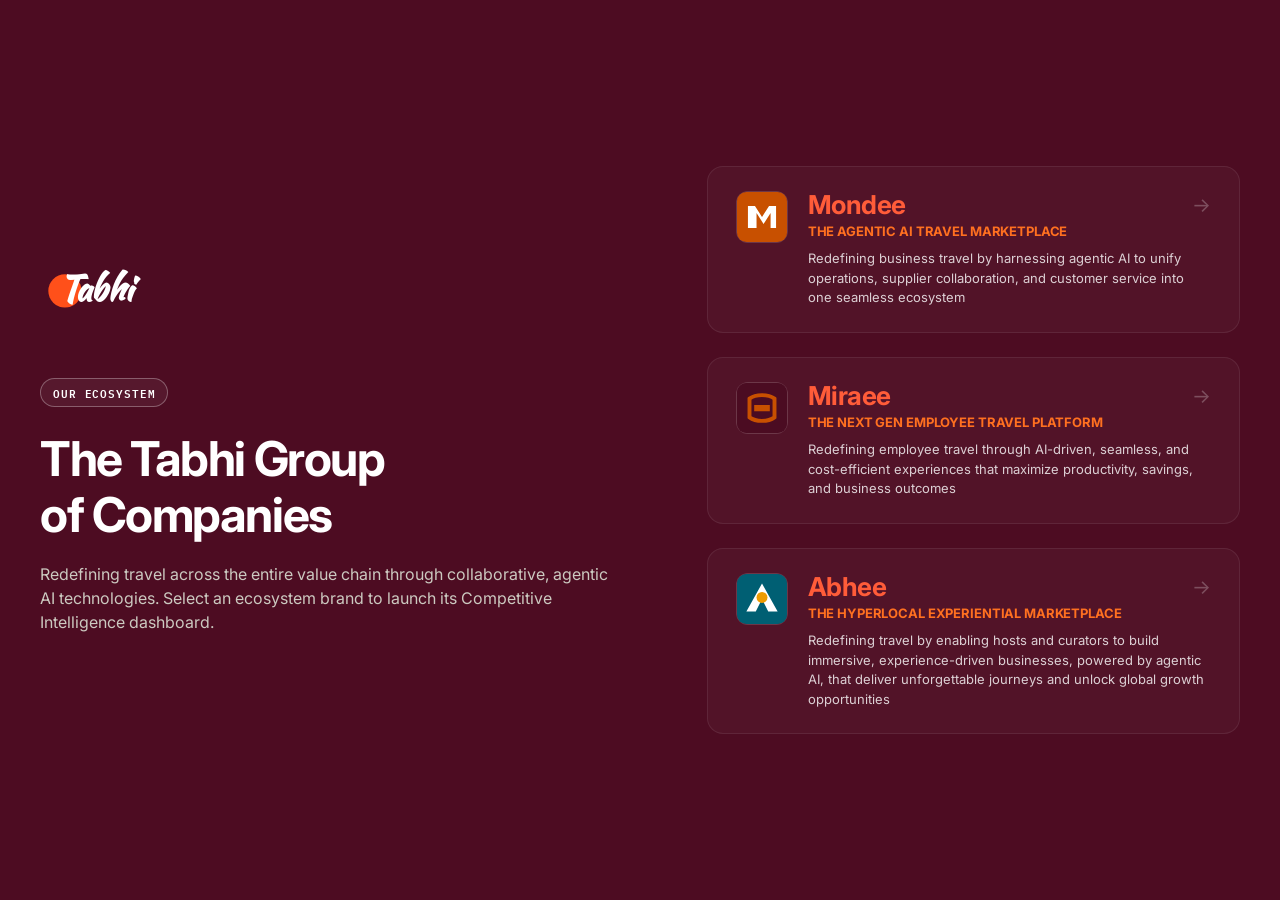
<file: News_Intelligence/Context/index_v4.html>
<!DOCTYPE html>
<html lang="en">
<head>
  <meta charset="UTF-8" />
  <meta name="viewport" content="width=device-width, initial-scale=1.0" />
  <title>Tabhi · Intelligence Command Center</title>
  <link rel="preconnect" href="https://fonts.googleapis.com" />
  <link rel="preconnect" href="https://fonts.gstatic.com" crossorigin />
  <link href="https://fonts.googleapis.com/css2?family=Caveat:wght@700&family=Kaushan+Script&family=IBM+Plex+Mono:wght@400;500;600&family=Inter:wght@300;400;500;600;700&display=swap" rel="stylesheet" />
  <style>
    /* ── RESET & BASE ─────────────────────────── */
    *, *::before, *::after { box-sizing: border-box; margin: 0; padding: 0; }

    :root {
      --bg:          #F5F4F1;
      --surface:     #FFFFFF;
      --surface2:    #F8F7F4;
      --surface3:    #EEECEA;
      --border:      #E2DFD8;
      --border2:     #CCC9C0;
      --orange:      #C85000;
      --orange-dim:  #FCEEE6;
      --orange-glow: rgba(200,80,0,0.08);
      --slate:       #6B6B72;
      --muted:       #9B9B9B;
      --text:        #1A1A1A;
      --text-dim:    #4A4A4A;
      --white:       #111111;
      --green:       #166534;
      --green-dim:   rgba(22,101,52,0.08);
      --amber:       #92400E;
      --red:         #991B1B;
      --mono:        'IBM Plex Mono', monospace;
      --sans:        'Inter', sans-serif;
      --wine:        #4D0C22;
      --wine-light:  #63132D;
    }

    html { font-size: 14px; scroll-behavior: smooth; }

    body {
      background: var(--bg);
      color: var(--text);
      font-family: var(--sans);
      min-height: 100vh;
      -webkit-font-smoothing: antialiased;
      overflow-x: hidden;
    }

    /* ── PORTAL VIEW (LANDING PAGE) ────────────── */
    #portal-view {
      background: var(--wine);
      min-height: 100vh;
      width: 100vw;
      display: flex;
      align-items: center;
      justify-content: center;
      position: absolute;
      top: 0;
      left: 0;
      z-index: 150;
      transition: opacity 0.4s ease, transform 0.4s ease;
      padding: 40px;
    }

    .portal-container {
      max-width: 1200px;
      width: 100%;
      display: grid;
      grid-template-columns: 1.1fr 1fr;
      gap: 80px;
      align-items: center;
    }

    .portal-left {
      color: #fff;
    }

    .tabhi-logo-portal {
      display: block;
      margin-bottom: 60px;
      height: 52px;
    }

    .tabhi-logo-portal svg {
      height: 100%;
      width: auto;
    }

    .portal-pill {
      display: inline-block;
      font-family: var(--mono);
      font-size: 11px;
      font-weight: 600;
      letter-spacing: 0.08em;
      border: 1px solid rgba(255,255,255,0.3);
      padding: 4px 12px;
      border-radius: 20px;
      margin-bottom: 24px;
      text-transform: uppercase;
      background: rgba(255,255,255,0.05);
    }

    .portal-left h1 {
      font-size: 48px;
      font-weight: 700;
      line-height: 1.15;
      margin-bottom: 20px;
      letter-spacing: -0.03em;
    }

    .portal-left h1 span {
      color: var(--orange);
    }

    .portal-left p {
      font-size: 16px;
      color: #CCC9C0;
      line-height: 1.5;
    }

    .portal-right {
      display: flex;
      flex-direction: column;
      gap: 24px;
    }

    .brand-portal-card {
      background: rgba(255, 255, 255, 0.03); /* transparent glassmorphism */
      border: 1px solid rgba(255, 255, 255, 0.08);
      border-radius: 16px;
      padding: 24px 28px;
      cursor: pointer;
      display: flex;
      gap: 20px;
      align-items: flex-start;
      position: relative;
      transition: all 0.3s cubic-bezier(0.25, 0.8, 0.25, 1);
      overflow: hidden;
      text-decoration: none;
    }

    .brand-portal-card::before {
      content: '';
      position: absolute;
      top: 0;
      left: 0;
      width: 4px;
      height: 100%;
      background: transparent;
      transition: background 0.3s ease;
    }

    .brand-portal-card:hover {
      background: rgba(255, 255, 255, 0.07);
      border-color: rgba(255, 87, 34, 0.4);
      transform: translateY(-4px);
      box-shadow: 0 16px 36px rgba(0, 0, 0, 0.3);
    }

    .brand-portal-card:hover::before {
      background: #FF5C39; /* left edge line indicator */
    }

    .brand-card-logo-wrap {
      width: 52px;
      height: 52px;
      background: rgba(255, 255, 255, 0.06);
      border: 1px solid rgba(255, 255, 255, 0.1);
      border-radius: 12px;
      display: flex;
      align-items: center;
      justify-content: center;
      flex-shrink: 0;
      transition: transform 0.3s ease, border-color 0.3s ease;
    }

    .brand-portal-card:hover .brand-card-logo-wrap {
      transform: scale(1.08);
      border-color: rgba(255, 87, 34, 0.3);
    }

    .brand-card-logo-wrap svg {
      width: 32px;
      height: 32px;
    }

    .brand-card-content {
      flex: 1;
    }

    .brand-card-header-row {
      display: flex;
      justify-content: space-between;
      align-items: flex-start;
    }

    .brand-card-title {
      font-family: var(--sans);
      font-size: 26px;
      font-weight: 700;
      color: #FF5C39; /* Coral orange-red */
      line-height: 1.1;
      margin-bottom: 4px;
      letter-spacing: -0.02em;
      transition: color 0.3s ease;
    }

    .brand-portal-card:hover .brand-card-title {
      color: #FF7D60;
    }

    .brand-card-subtitle {
      font-family: var(--sans);
      font-size: 13px;
      font-weight: 700;
      color: #FF7020; /* Vibrant orange */
      margin-bottom: 10px;
      letter-spacing: -0.01em;
      text-transform: uppercase;
    }

    .brand-card-desc {
      font-family: var(--sans);
      font-size: 13px;
      color: rgba(255, 255, 255, 0.8);
      line-height: 1.5;
      font-weight: 400;
    }

    .brand-card-arrow {
      font-size: 20px;
      color: rgba(255, 255, 255, 0.25);
      transition: transform 0.3s ease, color 0.3s ease;
      margin-top: 2px;
    }

    .brand-portal-card:hover .brand-card-arrow {
      transform: translateX(4px);
      color: #FF5C39;
    }

    /* ── DASHBOARD VIEW (HIDDEN INITIALLY) ────── */
    #dashboard-view {
      display: none;
      opacity: 0;
      transition: opacity 0.4s ease;
    }

    /* ── HEADER ───────────────────────────────── */
    header {
      background: var(--surface);
      border-bottom: 1px solid var(--border);
      padding: 0 32px;
      display: flex;
      align-items: center;
      justify-content: space-between;
      height: 64px;
    }

    .logo {
      display: flex;
      align-items: center;
      gap: 12px;
    }

    .logo-mark {
      width: 32px;
      height: 32px;
      display: flex;
      align-items: center;
      justify-content: center;
      cursor: pointer;
    }

    .logo-text-group {
      display: flex;
      align-items: center;
      gap: 12px;
    }

    .logo-main-title {
      font-family: var(--mono);
      font-size: 14px;
      font-weight: 700;
      color: var(--white);
      letter-spacing: 0.04em;
    }

    .logo-divider {
      width: 1px;
      height: 16px;
      background: var(--border);
    }

    .logo-active-brand {
      font-family: var(--mono);
      font-size: 13px;
      font-weight: 700;
      color: var(--orange);
      letter-spacing: 0.04em;
      text-transform: uppercase;
    }

    .back-btn {
      font-family: var(--mono);
      font-size: 10px;
      color: var(--slate);
      cursor: pointer;
      text-decoration: none;
      display: flex;
      align-items: center;
      gap: 4px;
      padding: 5px 10px;
      background: var(--surface2);
      border: 1px solid var(--border);
      border-radius: 4px;
      margin-left: 16px;
      transition: background 0.15s, border-color 0.15s, color 0.15s;
    }

    .back-btn:hover {
      background: var(--orange-glow);
      border-color: var(--orange);
      color: var(--orange);
    }

    .header-right {
      display: flex;
      align-items: center;
      gap: 20px;
    }

    .header-badge {
      font-family: var(--mono);
      font-size: 10px;
      color: var(--green);
      background: var(--green-dim);
      border: 1px solid rgba(34,197,94,0.2);
      border-radius: 20px;
      padding: 3px 10px;
      display: flex;
      align-items: center;
      gap: 5px;
      letter-spacing: 0.08em;
    }

    .header-badge::before {
      content: '';
      width: 5px;
      height: 5px;
      background: var(--green);
      border-radius: 50%;
      animation: pulse-green 2s ease-in-out infinite;
    }

    @keyframes pulse-green {
      0%, 100% { opacity: 1; }
      50% { opacity: 0.4; }
    }

    .header-time {
      font-family: var(--mono);
      font-size: 11px;
      color: var(--muted);
    }

    /* ── NAV TABS ─────────────────────────────── */
    .nav-tabs {
      background: var(--surface);
      border-bottom: 1px solid var(--border);
      padding: 0 32px;
      display: flex;
      gap: 0;
    }

    .nav-tab {
      font-family: var(--mono);
      font-size: 11px;
      letter-spacing: 0.08em;
      color: var(--muted);
      padding: 14px 20px;
      cursor: pointer;
      border-bottom: 2px solid transparent;
      transition: color 0.15s, border-color 0.15s;
      text-transform: uppercase;
      white-space: nowrap;
    }

    .nav-tab.active {
      color: var(--orange);
      border-bottom-color: var(--orange);
      font-weight: 600;
    }

    .nav-tab:hover:not(.active) { color: var(--text-dim); }

    /* ── PAGE LAYOUT ──────────────────────────── */
    .page {
      max-width: 1440px;
      margin: 0 auto;
      padding: 28px 32px 60px;
    }

    /* ── PAGE HERO ────────────────────────────── */
    .page-hero {
      display: flex;
      align-items: flex-end;
      justify-content: space-between;
      margin-bottom: 28px;
      padding-bottom: 22px;
      border-bottom: 1px solid var(--border);
    }

    .page-hero-left h1 {
      font-size: 22px;
      font-weight: 600;
      color: var(--white);
      letter-spacing: -0.02em;
      line-height: 1.2;
    }

    .page-hero-left p {
      font-size: 13px;
      color: var(--slate);
      margin-top: 4px;
    }

    .filter-row {
      display: flex;
      gap: 8px;
      align-items: center;
    }

    .filter-chip {
      font-family: var(--mono);
      font-size: 10px;
      color: var(--text-dim);
      background: var(--surface2);
      border: 1px solid var(--border);
      border-radius: 4px;
      padding: 5px 10px;
      cursor: pointer;
      letter-spacing: 0.06em;
      transition: border-color 0.15s, color 0.15s;
    }

    .filter-chip:hover, .filter-chip.active {
      border-color: var(--orange);
      color: var(--orange);
    }



    /* ── INSIGHT BANNER ── */
    .insight-banner {
      background: var(--orange-glow);
      border: 1px solid rgba(200,80,0,0.15);
      border-left: 3px solid var(--orange);
      border-radius: 6px;
      padding: 12px 14px;
      display: flex;
      gap: 8px;
      align-items: flex-start;
      margin-bottom: 12px;
    }

    .insight-icon {
      font-size: 13px;
      flex-shrink: 0;
      margin-top: 1px;
    }

    .insight-text {
      font-size: 11.5px;
      color: var(--text-dim);
      line-height: 1.45;
    }

    .insight-text strong {
      color: var(--orange);
      font-weight: 600;
    }

    /* ── TICKER BAR ───────────────────────────── */
    .ticker-wrap {
      background: var(--surface);
      border-bottom: 1px solid var(--border);
      overflow: hidden;
      height: 36px;
      display: flex;
      align-items: center;
    }

    .ticker-label {
      background: var(--orange);
      color: #fff;
      font-family: var(--mono);
      font-size: 10px;
      font-weight: 600;
      letter-spacing: 0.12em;
      padding: 0 14px;
      height: 100%;
      display: flex;
      align-items: center;
      flex-shrink: 0;
      white-space: nowrap;
      z-index: 1;
    }

    .ticker-track {
      display: flex;
      white-space: nowrap;
      animation: ticker-scroll 60s linear infinite;
      will-change: transform;
    }

    .ticker-track:hover { animation-play-state: paused; }

    .ticker-item {
      font-family: var(--mono);
      font-size: 11px;
      color: #555;
      padding: 0 32px 0 0;
      display: inline-flex;
      align-items: center;
      gap: 10px;
    }

    .ticker-item .t-dot {
      width: 5px;
      height: 5px;
      border-radius: 50%;
      background: var(--orange);
      flex-shrink: 0;
    }

    .ticker-item .t-co {
      color: var(--orange);
      font-weight: 600;
    }

    @keyframes ticker-scroll {
      0%   { transform: translateX(0); }
      100% { transform: translateX(-50%); }
    }

    /* ── STATS STRIP ──────────────────────────── */
    .stats-strip {
      display: grid;
      grid-template-columns: repeat(4, 1fr);
      gap: 1px;
      background: var(--border);
      border: 1px solid var(--border);
      border-radius: 8px;
      overflow: hidden;
      margin-bottom: 28px;
    }

    .stat-cell {
      background: var(--surface);
      padding: 16px 20px;
      display: flex;
      flex-direction: column;
      gap: 4px;
    }

    .stat-label {
      font-family: var(--mono);
      font-size: 9px;
      letter-spacing: 0.12em;
      color: var(--muted);
      text-transform: uppercase;
    }

    .stat-value {
      font-size: 22px;
      font-weight: 700;
      color: var(--white);
      letter-spacing: -0.02em;
      line-height: 1;
    }

    .stat-value span {
      font-size: 12px;
      font-weight: 400;
      color: var(--green);
      margin-left: 6px;
    }

    .stat-sub {
      font-size: 11px;
      color: var(--slate);
    }

    /* ── SECTION HEADER ───────────────────────── */
    .section-header {
      display: flex;
      align-items: center;
      justify-content: space-between;
      margin-bottom: 16px;
      margin-top: 36px;
    }

    .section-header:first-of-type { margin-top: 0; }

    .section-title {
      display: flex;
      align-items: center;
      gap: 10px;
    }

    .section-name {
      font-size: 15px;
      font-weight: 600;
      color: var(--white);
    }

    .section-link {
      font-family: var(--mono);
      font-size: 10px;
      color: var(--slate);
      cursor: pointer;
      letter-spacing: 0.06em;
      transition: color 0.15s;
      text-decoration: none;
    }

    .section-link:hover { color: var(--orange); }

    /* ── THREE-COLUMN GRID ────────────────────── */
    .main-grid {
      display: grid;
      grid-template-columns: 1fr 1fr 380px;
      gap: 20px;
      align-items: start;
    }

    /* ── FLAT CARD ────────────────────────────── */
    .flat-card {
      background: var(--surface);
      border: 1px solid var(--border);
      border-radius: 8px;
      padding: 14px 16px;
      transition: border-color 0.15s;
      cursor: pointer;
      margin-bottom: 10px;
    }

    .flat-card:hover { border-color: var(--border2); }

    .flat-card-meta {
      display: flex;
      align-items: center;
      justify-content: space-between;
      margin-bottom: 6px;
    }

    .flat-card-company {
      display: flex;
      align-items: center;
      gap: 8px;
    }

    .company-logo {
      width: 24px;
      height: 24px;
      border-radius: 4px;
      display: flex;
      align-items: center;
      justify-content: center;
      flex-shrink: 0;
      overflow: hidden;
      background: var(--surface2);
      border: 1px solid var(--border);
      padding: 2px;
    }

    .company-logo svg {
      width: 100%;
      height: 100%;
      object-fit: contain;
    }

    .company-name {
      font-family: var(--mono);
      font-size: 10px;
      font-weight: 600;
      color: var(--text-dim);
      letter-spacing: 0.06em;
    }

    .news-time {
      font-family: var(--mono);
      font-size: 10px;
      color: var(--muted);
    }

    .flat-card-headline {
      font-size: 12px;
      font-weight: 500;
      color: var(--text);
      line-height: 1.45;
      margin-bottom: 6px;
    }

    .flat-card-footer {
      display: flex;
      align-items: center;
      justify-content: space-between;
      margin-top: 8px;
      padding-top: 8px;
      border-top: 1px solid rgba(0,0,0,0.03);
    }

    .news-tags {
      display: flex;
      gap: 6px;
      flex-wrap: wrap;
    }

    .tag {
      font-family: var(--mono);
      font-size: 9px;
      letter-spacing: 0.08em;
      padding: 2px 7px;
      border-radius: 3px;
      font-weight: 500;
    }

    .tag-orange { background: var(--orange-glow); color: var(--orange); border: 1px solid rgba(232,93,4,0.25); }
    .tag-slate  { background: var(--surface3); color: var(--slate); border: 1px solid var(--border); }
    .tag-green  { background: rgba(34,197,94,0.08); color: var(--green); border: 1px solid rgba(34,197,94,0.2); }
    .tag-amber  { background: rgba(245,158,11,0.08); color: var(--amber); border: 1px solid rgba(245,158,11,0.2); }
    .tag-red    { background: rgba(239,68,68,0.08); color: var(--red); border: 1px solid rgba(239,68,68,0.2); }

    .news-source {
      font-family: var(--mono);
      font-size: 9px;
      color: var(--muted);
    }

    /* ── GRID COLUMN WRAPPERS ─────────────────── */
    .grid-col-inner {
      background: var(--surface);
      border: 1px solid var(--border);
      border-radius: 10px;
      overflow: hidden;
    }

    .grid-col-heading {
      padding: 14px 16px;
      border-bottom: 1px solid var(--border);
      display: flex;
      align-items: center;
      justify-content: space-between;
    }

    .grid-col-heading-left {
      display: flex;
      align-items: center;
      gap: 8px;
    }

    .col-icon {
      width: 24px;
      height: 24px;
      border-radius: 5px;
      background: var(--orange-glow);
      border: 1px solid rgba(232,93,4,0.2);
      display: flex;
      align-items: center;
      justify-content: center;
      font-size: 12px;
    }

    .col-title {
      font-size: 13px;
      font-weight: 600;
      color: var(--white);
    }

    .col-subtitle {
      font-family: var(--mono);
      font-size: 10px;
      color: var(--muted);
    }

    .col-count-badge {
      font-family: var(--mono);
      font-size: 10px;
      color: var(--orange);
      background: var(--orange-glow);
      border: 1px solid rgba(232,93,4,0.2);
      border-radius: 3px;
      padding: 2px 7px;
    }

    .grid-col-body {
      padding: 12px;
      display: flex;
      flex-direction: column;
    }

    /* ── SCROLL MORE ──────────────────────────── */
    .scroll-more {
      text-align: center;
      padding: 10px;
      margin-top: 4px;
    }

    .scroll-more button {
      background: none;
      border: 1px solid var(--border);
      border-radius: 4px;
      color: var(--muted);
      font-family: var(--mono);
      font-size: 10px;
      letter-spacing: 0.08em;
      padding: 6px 16px;
      cursor: pointer;
      transition: border-color 0.15s, color 0.15s;
    }

    .scroll-more button:hover {
      border-color: var(--orange);
      color: var(--orange);
    }

    /* ── FOOTER ───────────────────────────────── */
    footer {
      border-top: 1px solid var(--border);
      padding: 16px 32px;
      display: flex;
      align-items: center;
      justify-content: space-between;
      background: var(--surface);
      margin-top: 60px;
    }

    .footer-left {
      font-family: var(--mono);
      font-size: 10px;
      color: var(--muted);
    }

    .footer-right {
      font-family: var(--mono);
      font-size: 10px;
      color: var(--muted);
      display: flex;
      gap: 20px;
    }

    .footer-right a { color: var(--muted); text-decoration: none; }
    .footer-right a:hover { color: var(--orange); }
  </style>
</head>
<body>

  <!-- ── PORTAL VIEW (TABHI LANDING PAGE) ────── -->
  <div id="portal-view">
    <div class="portal-container">
      <div class="portal-left">
        <div class="tabhi-logo-portal" id="tabhi-logo-portal-svg">
          <!-- populated by script to include official Tabhi logo -->
        </div>
        <span class="portal-pill">Our Ecosystem</span>
        <h1>The Tabhi Group<br>of Companies</h1>
        <p>Redefining travel across the entire value chain through collaborative, agentic AI technologies. Select an ecosystem brand to launch its Competitive Intelligence dashboard.</p>
      </div>

      <div class="portal-right">
        <!-- Mondee B2B -->
        <div class="brand-portal-card" onclick="loadBrand('mondee')">
          <div class="brand-card-logo-wrap" id="portal-card-mondee-logo">
            <!-- populated dynamically -->
          </div>
          <div class="brand-card-content">
            <div class="brand-card-header-row">
              <div>
                <h2 class="brand-card-title">Mondee</h2>
                <div class="brand-card-subtitle">The Agentic AI Travel Marketplace</div>
              </div>
              <span class="brand-card-arrow">→</span>
            </div>
            <p class="brand-card-desc">Redefining business travel by harnessing agentic AI to unify operations, supplier collaboration, and customer service into one seamless ecosystem</p>
          </div>
        </div>

        <!-- Miraee B2E -->
        <div class="brand-portal-card" onclick="loadBrand('miraee')">
          <div class="brand-card-logo-wrap" id="portal-card-miraee-logo">
            <!-- populated dynamically -->
          </div>
          <div class="brand-card-content">
            <div class="brand-card-header-row">
              <div>
                <h2 class="brand-card-title">Miraee</h2>
                <div class="brand-card-subtitle">The Next Gen Employee Travel Platform</div>
              </div>
              <span class="brand-card-arrow">→</span>
            </div>
            <p class="brand-card-desc">Redefining employee travel through AI-driven, seamless, and cost-efficient experiences that maximize productivity, savings, and business outcomes</p>
          </div>
        </div>

        <!-- Abhee B2C -->
        <div class="brand-portal-card" onclick="loadBrand('abhee')">
          <div class="brand-card-logo-wrap" id="portal-card-abhee-logo">
            <!-- populated dynamically -->
          </div>
          <div class="brand-card-content">
            <div class="brand-card-header-row">
              <div>
                <h2 class="brand-card-title">Abhee</h2>
                <div class="brand-card-subtitle">The Hyperlocal Experiential marketplace</div>
              </div>
              <span class="brand-card-arrow">→</span>
            </div>
            <p class="brand-card-desc">Redefining travel by enabling hosts and curators to build immersive, experience-driven businesses, powered by agentic AI, that deliver unforgettable journeys and unlock global growth opportunities</p>
          </div>
        </div>
      </div>
    </div>
  </div>


  <!-- ── DASHBOARD VIEW (ACTIVE STATE) ───────── -->
  <div id="dashboard-view">


    <!-- ── HEADER ── -->
    <header>
      <div class="logo">
        <div class="logo-mark" onclick="goHome()" id="header-brand-logo-mark">
          <!-- dynamic svg brand logo -->
        </div>
        <div class="logo-text-group">
          <div id="header-tabhi-logo" onclick="goHome()" style="cursor:pointer; height:28px; display:flex; align-items:center; overflow:visible;"></div>
          <div class="logo-divider"></div>
          <span class="logo-active-brand" id="active-brand-title">MONDEE (B2B)</span>
        </div>
        <a class="back-btn" onclick="goHome()">
          <span>←</span> Back to Ecosystem
        </a>
      </div>
      <div class="header-right">
        <div class="header-badge" id="header-badge-txt">B2B RADAR</div>
        <div class="header-time" id="clock">-</div>
      </div>
    </header>
    <!-- ── NAV TABS ── -->
    <nav class="nav-tabs">
      <div class="nav-tab active" data-tab="overview" onclick="switchTab('overview')">OVERVIEW</div>
      <div class="nav-tab" data-tab="growth-marketing" onclick="switchTab('growth-marketing')">GROWTH &amp; MARKETING</div>
      <div class="nav-tab" data-tab="product-strategy" onclick="switchTab('product-strategy')">PRODUCT &amp; STRATEGY</div>
    </nav>

    <!-- ── PAGE CONTENT ── -->
    <main class="page">
      
      <!-- ── PAGE HERO ── -->
      <div class="page-hero">
        <div class="page-hero-left">
          <h1 id="hero-title">B2B Distribution &amp; Agency Intelligence</h1>
          <p id="hero-description">GDS, wholesale consolidators, agency OTAs, and direct supplier portals competing with Mondee</p>
        </div>
        <div class="filter-row">
          <div class="filter-chip active">ALL</div>
          <div class="filter-chip">TODAY</div>
          <div class="filter-chip">7D</div>
          <div class="filter-chip">30D</div>
        </div>
      </div>

      <!-- ── TAB 1: OVERVIEW VIEW ── -->
      <div id="view-overview" class="tab-view">

        <div class="main-grid" id="overview-grid">
          <!-- Col 1, Col 2, Col 3 rendered dynamically -->
        </div>

        <div class="video-section">
          <div class="section-header">
            <div class="section-title">
              <div class="col-icon">▶️</div>
              <span class="section-name" id="video-section-title">B2B &amp; GDS Strategy Presentation Briefs</span>
            </div>
            <a href="#" class="section-link" id="video-all-link">VIEW ALL BRIEFS →</a>
          </div>
          <div class="video-grid" id="video-grid-container">
            <!-- dynamic videos -->
          </div>
        </div>
      </div>

      <!-- ── TAB 2: GROWTH & MARKETING VIEW ── -->
      <div id="view-growth-marketing" class="tab-view" style="display:none;">

        <div class="main-grid" id="growth-grid">
          <!-- dynamic columns -->
        </div>
      </div>

      <!-- ── TAB 3: PRODUCT & STRATEGY VIEW ── -->
      <div id="view-product-strategy" class="tab-view" style="display:none;">

        <div class="main-grid" id="product-grid">
          <!-- dynamic columns -->
        </div>
      </div>

    </main>

    <!-- ── FOOTER ── -->
    <footer>
      <div class="footer-left" id="footer-left-txt">TABHI · Command Center · Portfolio Competitive Intelligence · Updated continuously</div>
      <div class="footer-right">
        <a href="#">Blueprint Spec</a>
        <a href="#">Excel Database</a>
        <a href="#" onclick="goHome()">Ecosystem Hub</a>
      </div>
    </footer>

  </div>


  <!-- ── DRAWER OVERLAY ─────────────────────────── -->
  <div id="drawer-overlay" onclick="closeDrawer()" style="
    display:none;position:fixed;inset:0;background:rgba(0,0,0,0.3);z-index:200;backdrop-filter:blur(2px);
  "></div>

  <div id="drawer" style="
    display:none;position:fixed;top:0;right:0;width:460px;height:100vh;
    background:var(--surface);border-left:1px solid var(--border);
    z-index:201;overflow-y:auto;box-shadow:-8px 0 32px rgba(0,0,0,0.12);
    transform:translateX(100%);transition:transform 0.25s cubic-bezier(.4,0,.2,1);
    font-family:var(--sans);
  ">
    <div style="padding:20px 24px;border-bottom:1px solid var(--border);display:flex;align-items:center;justify-content:space-between;position:sticky;top:0;background:var(--surface);z-index:1;">
      <div id="drawer-company-wrap" style="display:flex;align-items:center;gap:10px;">
        <div id="drawer-logo" class="company-logo" style="width:28px;height:28px;border-radius:6px;padding:2px;"></div>
        <div>
          <div id="drawer-company" style="font-family:var(--mono);font-size:11px;font-weight:600;letter-spacing:.06em;color:var(--text-dim);"></div>
          <div id="drawer-time" style="font-family:var(--mono);font-size:10px;color:var(--muted);margin-top:1px;"></div>
        </div>
      </div>
      <button onclick="closeDrawer()" style="background:var(--surface2);border:1px solid var(--border);border-radius:6px;padding:6px 10px;cursor:pointer;font-size:13px;color:var(--text-dim);">✕</button>
    </div>
    <div style="padding:22px 24px;">
      <div id="drawer-tags" style="display:flex;gap:6px;margin-bottom:14px;flex-wrap:wrap;"></div>
      <h2 id="drawer-headline" style="font-size:16px;font-weight:600;line-height:1.45;color:var(--white);margin-bottom:14px;"></h2>
      <p id="drawer-body" style="font-size:13px;color:var(--slate);line-height:1.65;margin-bottom:22px;"></p>
      <div style="border-top:1px solid var(--border);padding-top:16px;display:flex;gap:10px;">
        <a id="drawer-link" href="#" target="_blank" style="
          display:inline-flex;align-items:center;gap:6px;
          background:var(--orange);color:#fff;font-family:var(--mono);font-size:11px;font-weight:600;
          letter-spacing:.06em;padding:8px 16px;border-radius:5px;text-decoration:none;
          transition:opacity .15s;
        " onmouseover="this.style.opacity='.85'" onmouseout="this.style.opacity='1'">READ SOURCE →</a>
        <button onclick="closeDrawer()" style="
          background:none;border:1px solid var(--border);border-radius:5px;
          font-family:var(--mono);font-size:11px;color:var(--muted);padding:8px 14px;cursor:pointer;
          transition:border-color .15s;
        " onmouseover="this.style.borderColor='var(--border2)'" onmouseout="this.style.borderColor='var(--border)'">CLOSE</button>
      </div>
    </div>
  </div>

  <!-- ── VIDEO MODAL ────────────────────────────── -->
  <div id="video-overlay" onclick="closeVideo()" style="
    display:none;position:fixed;inset:0;background:rgba(0,0,0,0.85);z-index:300;
    align-items:center;justify-content:center;backdrop-filter:blur(4px);
  "></div>
  <div id="video-modal" style="
    display:none;position:fixed;top:50%;left:50%;transform:translate(-50%,-50%);
    width:720px;max-width:95vw;z-index:301;
  ">
    <div style="background:var(--surface2);border:1px solid var(--border);border-radius:12px;overflow:hidden;box-shadow:0 32px 80px rgba(0,0,0,0.4);">
      <div id="video-modal-thumb" style="aspect-ratio:16/9;display:flex;align-items:center;justify-content:center;font-size:80px;position:relative;">
        <div style="position:absolute;inset:0;background:rgba(0,0,0,0.35);"></div>
        <div style="position:relative;z-index:1;text-align:center;">
          <div style="font-size:72px;margin-bottom:8px;" id="video-modal-emoji"></div>
          <div style="font-family:var(--mono);font-size:11px;color:rgba(255,255,255,.6);letter-spacing:.08em;">PREVIEW BRIEF - NOT CONNECTED TO LIVE STREAMS</div>
        </div>
      </div>
      <div style="padding:18px 20px;">
        <div id="video-modal-badge" style="font-family:var(--mono);font-size:9px;font-weight:600;letter-spacing:.08em;padding:2px 8px;border-radius:3px;display:inline-block;margin-bottom:10px;"></div>
        <div id="video-modal-title" style="font-size:15px;font-weight:600;color:var(--white);line-height:1.4;margin-bottom:6px;"></div>
        <div id="video-modal-meta" style="font-family:var(--mono);font-size:11px;color:var(--muted);margin-bottom:14px;"></div>
        <div style="display:flex;gap:10px;align-items:center;">
          <a id="video-modal-link" href="#" target="_blank" style="
            background:var(--orange);color:#fff;font-family:var(--mono);font-size:11px;font-weight:600;
            letter-spacing:.06em;padding:8px 16px;border-radius:5px;text-decoration:none;display:inline-flex;align-items:center;gap:6px;
          ">▶ VIEW ON YOUTUBE</a>
          <button onclick="closeVideo()" style="
            background:none;border:1px solid var(--border);border-radius:5px;
            font-family:var(--mono);font-size:11px;color:var(--muted);padding:8px 14px;cursor:pointer;
          ">CLOSE ✕</button>
        </div>
      </div>
    </div>
  </div>

  <!-- ── ADD COMPANY MODAL ──────────────────────── -->
  <div id="add-overlay" onclick="closeAdd()" style="
    display:none;position:fixed;inset:0;background:rgba(0,0,0,0.5);z-index:300;
    align-items:center;justify-content:center;backdrop-filter:blur(3px);
  "></div>
  <div id="add-modal" style="
    display:none;position:fixed;top:50%;left:50%;transform:translate(-50%,-50%);
    width:420px;max-width:95vw;z-index:301;
  ">
    <div style="background:var(--surface);border:1px solid var(--border);border-radius:12px;overflow:hidden;box-shadow:0 24px 60px rgba(0,0,0,0.2);">
      <div style="padding:18px 20px;border-bottom:1px solid var(--border);display:flex;justify-content:space-between;align-items:center;">
        <div style="font-size:14px;font-weight:600;color:var(--white);" id="add-modal-title">Track a new company</div>
        <button onclick="closeAdd()" style="background:none;border:none;font-size:16px;cursor:pointer;color:var(--muted);">✕</button>
      </div>
      <div style="padding:20px;">
        <div style="margin-bottom:14px;">
          <label style="font-family:var(--mono);font-size:10px;color:var(--muted);letter-spacing:.08em;display:block;margin-bottom:6px;">COMPANY NAME</label>
          <input id="add-name" type="text" placeholder="e.g. Sabre, Layla..." style="
            width:100%;padding:9px 12px;border:1px solid var(--border);border-radius:6px;
            background:var(--surface2);color:var(--text);font-family:var(--sans);font-size:13px;
            outline:none;transition:border-color .15s;
          " onfocus="this.style.borderColor='var(--orange)'" onblur="this.style.borderColor='var(--border)'"/>
        </div>
        <div style="margin-bottom:14px;">
          <label style="font-family:var(--mono);font-size:10px;color:var(--muted);letter-spacing:.08em;display:block;margin-bottom:6px;">WEBSITE</label>
          <input id="add-url" type="text" placeholder="https://..." style="
            width:100%;padding:9px 12px;border:1px solid var(--border);border-radius:6px;
            background:var(--surface2);color:var(--text);font-family:var(--sans);font-size:13px;
            outline:none;transition:border-color .15s;
          " onfocus="this.style.borderColor='var(--orange)'" onblur="this.style.borderColor='var(--border)'"/>
        </div>
        <button onclick="handleAdd()" style="
          width:100%;background:var(--orange);color:#fff;border:none;border-radius:6px;
          font-family:var(--mono);font-size:11px;font-weight:600;letter-spacing:.08em;
          padding:10px;cursor:pointer;transition:opacity .15s;
        " onmouseover="this.style.opacity='.85'" onmouseout="this.style.opacity='1'">+ ADD TO WATCHLIST</button>
      </div>
    </div>
  </div>

  <!-- ── BRAND LOGOS & VECTOR GRAPHICS ── -->
  <script>
    // SVG vectors for each brand logo to make them premium and realistic
    const logoSVGs = {
      tabhi: `<svg viewBox="0 0 140 50" style="height:100%; width:auto; overflow:visible;"><circle cx="24" cy="24" r="16" fill="#FF501A" /><text x="18" y="34" font-family="'Kaushan Script', 'Caveat', 'Brush Script MT', cursive" font-size="34" font-weight="700" fill="#FFFFFF" letter-spacing="-0.02em">Tabhi</text></svg>`,
      tabhidark: `<svg viewBox="0 0 140 50" style="height:100%; width:auto; overflow:visible;"><circle cx="24" cy="24" r="16" fill="#FF501A" /><text x="18" y="34" font-family="'Kaushan Script', 'Caveat', 'Brush Script MT', cursive" font-size="34" font-weight="700" fill="#111111" letter-spacing="-0.02em">Tabhi</text></svg>`,
      mondee: `<svg viewBox="0 0 32 32" style="width:100%;height:100%;"><rect width="32" height="32" rx="6" fill="#C85000" /><path d="M7 23V9h4.5l4.5 7 4.5-7H25v14h-3.5V13.5l-4.5 7-4.5-7V23H7z" fill="#FFF" /></svg>`,
      miraee: `<svg viewBox="0 0 32 32" style="width:100%;height:100%;"><rect width="32" height="32" rx="6" fill="#4B0C22" /><path d="M8 22V10c4-3 12-3 16 0v12c-4 3-12 3-16 0z" fill="none" stroke="#C85000" stroke-width="2.5" /><path d="M11 14h10v4H11z" fill="#C85000" /></svg>`,
      abhee: `<svg viewBox="0 0 32 32" style="width:100%;height:100%;"><rect width="32" height="32" rx="6" fill="#005F73" /><path d="M16 6L6 24h6l4-8 4 8h6L16 6z" fill="#FFF" /><circle cx="16" cy="15" r="3.5" fill="#EE9B00" /></svg>`,
      sabre: `<svg viewBox="0 0 24 24" style="width:100%;height:100%;"><rect width="24" height="24" rx="4" fill="#D9381E" /><path d="M6 17c1.5-2.5 4-5 6-5s4.5 2.5 6 5M12 7c-2 0-3 1.5-3 3.5s1 3.5 3 3.5 3-1.5 3-3.5S14 7 12 7z" fill="none" stroke="#FFF" stroke-width="2" /></svg>`,
      amadeus: `<svg viewBox="0 0 24 24" style="width:100%;height:100%;"><rect width="24" height="24" rx="4" fill="#005F9E" /><circle cx="12" cy="12" r="7" fill="none" stroke="#FFF" stroke-width="1.8" /><ellipse cx="12" cy="12" rx="2.5" ry="7" fill="none" stroke="#FFF" stroke-width="1.2" /><line x1="5" y1="12" x2="19" y2="12" stroke="#FFF" stroke-width="1.2" /></svg>`,
      travelport: `<svg viewBox="0 0 24 24" style="width:100%;height:100%;"><rect width="24" height="24" rx="4" fill="#5C2D91" /><path d="M7 7h10v10H7z" fill="none" stroke="#FFF" stroke-width="2.5" /><circle cx="12" cy="12" r="3.5" fill="#FFF" /></svg>`,
      centrav: `<svg viewBox="0 0 24 24" style="width:100%;height:100%;"><rect width="24" height="24" rx="4" fill="#2E7D32" /><path d="M5 19L19 5M9 5h10v10" fill="none" stroke="#FFF" stroke-width="2.5" stroke-linecap="round" stroke-linejoin="round" /></svg>`,
      picasso: `<svg viewBox="0 0 24 24" style="width:100%;height:100%;"><rect width="24" height="24" rx="4" fill="#1565C0" /><circle cx="9" cy="9" r="4.5" fill="#FFF" /><circle cx="15" cy="15" r="4.5" fill="#FFF" style="opacity:0.8;" /><circle cx="12" cy="12" r="3" fill="#C85000" /></svg>`,
      expedia: `<svg viewBox="0 0 24 24" style="width:100%;height:100%;"><rect width="24" height="24" rx="4" fill="#1A1A1A" /><path d="M12 4a8 8 0 100 16 8 8 0 000-16zm-3.5 8h7M12 8.5v7" fill="none" stroke="#FFCC00" stroke-width="2.2" /></svg>`,
      booking: `<svg viewBox="0 0 24 24" style="width:100%;height:100%;"><rect width="24" height="24" rx="4" fill="#003580" /><path d="M7 8h5c2 0 3.5 1 3.5 2.5S14 13 12 13H7V8zm0 5h5c2 0 3.5 1 3.5 2.5S14 18 12 18H7v-5z" fill="#FFF" /></svg>`,
      navan: `<svg viewBox="0 0 24 24" style="width:100%;height:100%;"><rect width="24" height="24" rx="4" fill="#8B5CF6" /><path d="M8 7v10l8-10v10" fill="none" stroke="#FFF" stroke-width="2.5" stroke-linecap="round" stroke-linejoin="round" /></svg>`,
      travelperk: `<svg viewBox="0 0 24 24" style="width:100%;height:100%;"><rect width="24" height="24" rx="4" fill="#5C2D91" /><path d="M7 17V7h4.5c2 0 3.5.8 3.5 2.5S13.5 12 11.5 12H9v5H7z" fill="#FFF" /><circle cx="16" cy="14" r="3" fill="#FFA375" /></svg>`,
      amex: `<svg viewBox="0 0 24 24" style="width:100%;height:100%;"><rect width="24" height="24" rx="4" fill="#1A6BDB" /><path d="M7 17l5-10 5 10H7z" fill="none" stroke="#FFF" stroke-width="2" /><path d="M10 13h4" stroke="#FFF" stroke-width="2" /></svg>`,
      sap: `<svg viewBox="0 0 24 24" style="width:100%;height:100%;"><rect width="24" height="24" rx="4" fill="#0D7EBF" /><path d="M6 9h12v6H6z" fill="none" stroke="#FFF" stroke-width="2" /><circle cx="12" cy="12" r="2.5" fill="#FFF" /></svg>`,
      brex: `<svg viewBox="0 0 24 24" style="width:100%;height:100%;"><rect width="24" height="24" rx="4" fill="#F97316" /><path d="M6 9l6-4 6 4v6l-6 4-6-4V9z" fill="none" stroke="#FFF" stroke-width="2" /></svg>`,
      ramp: `<svg viewBox="0 0 24 24" style="width:100%;height:100%;"><rect width="24" height="24" rx="4" fill="#111" /><path d="M7 7h10l-5 10L7 7z" fill="#22C55E" /></svg>`,
      tripos: `<svg viewBox="0 0 24 24" style="width:100%;height:100%;"><rect width="24" height="24" rx="4" fill="#4F46E5" /><circle cx="12" cy="12" r="5" fill="none" stroke="#FFF" stroke-width="2" /><circle cx="12" cy="12" r="2.5" fill="#FFF" /></svg>`,
      flowtrip: `<svg viewBox="0 0 24 24" style="width:100%;height:100%;"><rect width="24" height="24" rx="4" fill="#EC4899" /><path d="M6 14c2-4 6-4 8-8M10 18c3-2 6-4 8-8" fill="none" stroke="#FFF" stroke-width="2.5" stroke-linecap="round" /></svg>`,
      voyagex: `<svg viewBox="0 0 24 24" style="width:100%;height:100%;"><rect width="24" height="24" rx="4" fill="#06B6D4" /><path d="M6 6h12M6 12h12M6 18h12" fill="none" stroke="#FFF" stroke-width="2.5" stroke-linecap="round" /><circle cx="12" cy="12" r="3" fill="#EE9B00" /></svg>`,
      hopper: `<svg viewBox="0 0 24 24" style="width:100%;height:100%;"><rect width="24" height="24" rx="4" fill="#059669" /><path d="M12 19c-3 0-5-2-5-4.5s2-4.5 5-4.5 5 2 5 4.5-2 4.5-5 4.5z" fill="none" stroke="#FFF" stroke-width="1.8" /><path d="M10 8V4c0-.5.5-.8.9-.5l2 2" fill="none" stroke="#FFF" stroke-width="1.8" /></svg>`,
      airbnb: `<svg viewBox="0 0 24 24" style="width:100%;height:100%;"><rect width="24" height="24" rx="4" fill="#FF5A5F" /><path d="M12 6c-2.5 0-4 1.5-4 4s1.5 4 4 6.5c2.5-2.5 4-4 4-6.5s-1.5-4-4-4zm0 6a2 2 0 100-4 2 2 0 000 4z" fill="none" stroke="#FFF" stroke-width="1.8" /></svg>`,
      vrbo: `<svg viewBox="0 0 24 24" style="width:100%;height:100%;"><rect width="24" height="24" rx="4" fill="#0F294A" /><path d="M7 9l5-4 5 4v6H7V9z" fill="none" stroke="#FFF" stroke-width="2" /><line x1="7" y1="12" x2="17" y2="12" stroke="#FFF" stroke-width="1.5" /></svg>`,
      tripadvisor: `<svg viewBox="0 0 24 24" style="width:100%;height:100%;"><rect width="24" height="24" rx="4" fill="#34E0A1" /><circle cx="9" cy="12" r="3.5" fill="none" stroke="#111" stroke-width="1.8" /><circle cx="15" cy="12" r="3.5" fill="none" stroke="#111" stroke-width="1.8" /><circle cx="9" cy="12" r="1.5" fill="#111" /><circle cx="15" cy="12" r="1.5" fill="#111" /></svg>`,
      layla: `<svg viewBox="0 0 24 24" style="width:100%;height:100%;"><rect width="24" height="24" rx="4" fill="#6366F1" /><circle cx="12" cy="12" r="6.5" fill="none" stroke="#FFF" stroke-width="2" /><path d="M12 9v6" stroke="#FFF" stroke-width="2" /></svg>`,
      clientbase: `<svg viewBox="0 0 24 24" style="width:100%;height:100%;"><rect width="24" height="24" rx="4" fill="#555" /><path d="M7 17V7h4.5c2 0 3.5.8 3.5 2.5S13.5 12 11.5 12H9" fill="none" stroke="#FFF" stroke-width="2" /></svg>`,
      viator: `<svg viewBox="0 0 24 24" style="width:100%;height:100%;"><rect width="24" height="24" rx="4" fill="#FF9900" /><path d="M7 7h10v10H7z" fill="none" stroke="#FFF" stroke-width="2.5" /><circle cx="12" cy="12" r="3" fill="#FFF" /></svg>`,
      priceline: `<svg viewBox="0 0 24 24" style="width:100%;height:100%;"><rect width="24" height="24" rx="4" fill="#0053C2" /><path d="M7 6h5c2.5 0 4 1.2 4 3s-1.5 3-4 3H7V6zm0 5.2h5c1.8 0 2.8-.8 2.8-1.8s-1-1.8-2.8-1.8H7v3.6z" fill="#FFF" /><circle cx="16.5" cy="15.5" r="2.5" fill="#FFF" /></svg>`,
      travelocity: `<svg viewBox="0 0 24 24" style="width:100%;height:100%;"><rect width="24" height="24" rx="4" fill="#002244" /><path d="M12 4l2.5 5.5h5.8l-4.7 4 1.8 5.7-5.4-3.5-5.4 3.5 1.8-5.7-4.7-4h5.8z" fill="#D9381E" /></svg>`,
      orbitz: `<svg viewBox="0 0 24 24" style="width:100%;height:100%;"><rect width="24" height="24" rx="4" fill="#00A3A6" /><circle cx="12" cy="12" r="6" fill="none" stroke="#FFF" stroke-width="2.5" /><circle cx="12" cy="12" r="2" fill="#FFF" /></svg>`,
      hilton: `<svg viewBox="0 0 24 24" style="width:100%;height:100%;"><rect width="24" height="24" rx="4" fill="#001830" /><path d="M7 6v12h2.5v-4.5h5V18H17V6h-2.5v4.5h-5V6z" fill="#D4AF37" /></svg>`,
      delta: `<svg viewBox="0 0 24 24" style="width:100%;height:100%;"><rect width="24" height="24" rx="4" fill="#E6192E" /><path d="M12 4L4 18h16zM12 7.5L16 16H8z" fill="#FFF" /></svg>`,
      marriott: `<svg viewBox="0 0 24 24" style="width:100%;height:100%;"><rect width="24" height="24" rx="4" fill="#B00020" /><path d="M6 7v10h2.5V11l3.5 4.5 3.5-4.5v6H18V7l-6 7.5z" fill="#FFF" /></svg>`,
      ccra: `<svg viewBox="0 0 24 24" style="width:100%;height:100%;"><rect width="24" height="24" rx="4" fill="#004D40" /><path d="M17 12c0 2.8-2.2 5-5 5s-5-2.2-5-5 2.2-5 5-5" fill="none" stroke="#FFF" stroke-width="2" /><path d="M12 9v6h3" fill="none" stroke="#FFA000" stroke-width="2" /></svg>`,
      travelworks: `<svg viewBox="0 0 24 24" style="width:100%;height:100%;"><rect width="24" height="24" rx="4" fill="#1A237E" /><path d="M5 6v12h5v-5h4v5h5V6h-5v5h-4V6z" fill="#81C784" /></svg>`,
      trawex: `<svg viewBox="0 0 24 24" style="width:100%;height:100%;"><rect width="24" height="24" rx="4" fill="#37474F" /><path d="M5 8h14v8H5z" fill="none" stroke="#FFF" stroke-width="2" /><circle cx="12" cy="12" r="2.5" fill="#80D8FF" /></svg>`,
      cruiseplanners: `<svg viewBox="0 0 24 24" style="width:100%;height:100%;"><rect width="24" height="24" rx="4" fill="#00796B" /><path d="M12 4v16M8 8l8 8M16 8l-8 8" stroke="#FFF" stroke-width="2" /></svg>`,
      gtt: `<svg viewBox="0 0 24 24" style="width:100%;height:100%;"><rect width="24" height="24" rx="4" fill="#0D47A1" /><path d="M7 6h10v3H7zm0 5h7v3H7zm0 5h10v3H7z" fill="#FFF" /></svg>`,
      downtowntravel: `<svg viewBox="0 0 24 24" style="width:100%;height:100%;"><rect width="24" height="24" rx="4" fill="#E65100" /><path d="M6 18V9h3v9zm4 0V6h3v12zm4 0v-7h3v7z" fill="#FFF" /></svg>`,
      skybird: `<svg viewBox="0 0 24 24" style="width:100%;height:100%;"><rect width="24" height="24" rx="4" fill="#039BE5" /><path d="M6 14s4-8 8-8 4 6 4 6-2 1-6 1-6 1-6 1z" fill="#FFF" /></svg>`,
      default: `<svg viewBox="0 0 24 24" style="width:100%;height:100%;"><rect width="24" height="24" rx="4" fill="#555" /><path d="M12 7c-2.7 0-5 2.3-5 5s2.3 5 5 5 5-2.3 5-5-2.3-5-5-5z" fill="none" stroke="#FFF" stroke-width="2" /></svg>`
    };

    function getLogoSVG(brandKey) {
      const key = brandKey.toLowerCase().replace(/[\s\.\-]+/g, '');
      if (logoSVGs[key]) return logoSVGs[key];
      // fallback searches
      if (key.includes('sabre')) return logoSVGs.sabre;
      if (key.includes('amadeus')) return logoSVGs.amadeus;
      if (key.includes('travelport')) return logoSVGs.travelport;
      if (key.includes('centrav')) return logoSVGs.centrav;
      if (key.includes('picasso')) return logoSVGs.picasso;
      if (key.includes('expedia')) return logoSVGs.expedia;
      if (key.includes('booking')) return logoSVGs.booking;
      if (key.includes('navan')) return logoSVGs.navan;
      if (key.includes('travelperk')) return logoSVGs.travelperk;
      if (key.includes('amex')) return logoSVGs.amex;
      if (key.includes('sap') || key.includes('concur')) return logoSVGs.sap;
      if (key.includes('brex')) return logoSVGs.brex;
      if (key.includes('ramp')) return logoSVGs.ramp;
      if (key.includes('tripos')) return logoSVGs.tripos;
      if (key.includes('flowtrip')) return logoSVGs.flowtrip;
      if (key.includes('voyagex')) return logoSVGs.voyagex;
      if (key.includes('hopper')) return logoSVGs.hopper;
      if (key.includes('airbnb')) return logoSVGs.airbnb;
      if (key.includes('vrbo')) return logoSVGs.vrbo;
      if (key.includes('tripadvisor')) return logoSVGs.tripadvisor;
      if (key.includes('layla')) return logoSVGs.layla;
      if (key.includes('clientbase')) return logoSVGs.clientbase;
      if (key.includes('viator')) return logoSVGs.viator;
      if (key.includes('priceline')) return logoSVGs.priceline;
      if (key.includes('travelocity')) return logoSVGs.travelocity;
      if (key.includes('orbitz')) return logoSVGs.orbitz;
      if (key.includes('hilton')) return logoSVGs.hilton;
      if (key.includes('delta')) return logoSVGs.delta;
      if (key.includes('marriott')) return logoSVGs.marriott;
      if (key.includes('ccra')) return logoSVGs.ccra;
      if (key.includes('travelworks')) return logoSVGs.travelworks;
      if (key.includes('trawex')) return logoSVGs.trawex;
      if (key.includes('cruiseplanners') || key.includes('cruise planners')) return logoSVGs.cruiseplanners;
      if (key.includes('gtt')) return logoSVGs.gtt;
      if (key.includes('downtowntravel') || key.includes('downtown travel')) return logoSVGs.downtowntravel;
      if (key.includes('skybird') || key.includes('sky bird')) return logoSVGs.skybird;
      if (key.includes('mondee')) return logoSVGs.mondee;
      if (key.includes('miraee')) return logoSVGs.miraee;
      if (key.includes('abhee')) return logoSVGs.abhee;
      return logoSVGs.default;
    }
  </script>

  <!-- ── MASTER DATASET ── -->
  <script>
    const brandData = {
      mondee: {
        title: "Mondee (B2B)",
        label: "MONDEE B2B LIVE ALERTS",
        headerBadge: "B2B RADAR",
        heroTitle: "B2B Distribution & Agency Intelligence",
        heroDesc: "GDS, wholesale consolidators, agency OTAs, and direct supplier portals competing with Mondee",
        footerLeft: "TABHI · Mondee B2B Intelligence Command Center · All sources public",
        stats: {
          'overview': [
            { label: "B2B Signals Today", value: "42", change: "↑ 8", sub: "GDS & consolidator alerts" },
            { label: "GDS API Releases", value: "5", change: "", sub: "Tech updates live" },
            { label: "Consolidator Alerts", value: "3", change: "↑ 1", sub: "Commission changes" },
            { label: "Top B2B Theme", value: "NDC Distribution", change: "", sub: "Sabre & Amadeus pushing" }
          ],
          'growth-marketing': [
            { label: "Active B2B Campaigns", value: "3", change: "", sub: "Sabre & Expedia TAAP" },
            { label: "Top B2B Channel", value: "LinkedIn", change: "", sub: "Agency targeted ads" },
            { label: "Relative Traffic Growth", value: "22%", change: "↑ TAAP", sub: "Agent portal sessions" },
            { label: "Dominant Persona", value: "Travel Agents", change: "", sub: "B2B agency owners" }
          ],
          'product-strategy': [
            { label: "Strategic Theme", value: "NDC Transition", change: "", sub: "GDS modern API push" },
            { label: "Pricing Alerts", value: "1", change: "Centrav", sub: "International booking fees" },
            { label: "Emerging Tech Stack", value: "REST JSON APIs", change: "", sub: "SOAP XML replacement" },
            { label: "Avg Feature Velocity", value: "1.2 / mo", change: "", sub: "Core B2B competitors" }
          ]
        },
        ticker: [
          { tag: "SABRE", text: "Sabre launches advanced NDC exchange platform for retail travel agencies", isHighlight: true },
          { tag: "AMADEUS", text: "Amadeus seals content distribution agreement with Delta Airlines", isHighlight: false },
          { tag: "CENTRAV", text: "Centrav updates B2B pricing model on private air fares", isHighlight: false },
          { tag: "EXPEDIA TAAP", text: "Expedia TAAP launches Summer Promo offering up to 12% commission", isHighlight: true }
        ],
        // Redesigned rich Tab-specific Executive Insights
        insights: {
          overview: [
            "<strong>Sabre's NDC Expansion:</strong> Expanded EU carrier integrations introduce direct API ticketing routes that create volume pressure on traditional wholesale consolidators.",
            "<strong>Expedia TAAP Pricing Move:</strong> Quietly boosted summer commission tiers to 12% on packages to directly pull retail travel agents off traditional distribution desks.",
            "<strong>Tech Disruption Pipeline:</strong> Major CRM suites like ClientBase are releasing direct Sabre NDC profile connectors, cementing workflow automation patterns."
          ],
          'growth-marketing': [
            "<strong>Agent Engagement Spike:</strong> Centrav B2B logins increased 15% MoM following its private long-haul fare rules updates, indicating high agent price-sensitivity.",
            "<strong>NDC Push Campaigns:</strong> Sabre is running heavy LinkedIn-led acquisition campaigns targeting small-to-mid-size retail agencies under the 'Own Your NDC' theme."
          ],
          'product-strategy': [
            "<strong>Cloud GDS Migration:</strong> Amadeus is shifting distribution queries to cloud-native platforms, recording a 40% query latency reduction to support real-time retail bundling.",
            "<strong>Specialty UX Integrations:</strong> Viator has integrated WhatsApp notifications directly into its operator portals to cut down booking verification times for destination bookings."
          ]
        },
        overviewCols: [
          {
            title: "Industry Leaders",
            subtitle: "Sabre · Amadeus · Travelport",
            icon: "🌐",
            count: "4 NEW",
            banner: "<strong>Distribution Shift:</strong> Sabre expanded its NDC integration with major EU carriers, introducing surcharge bypass options.",
            cards: [
              { id: 0, company: "SABRE", logo: "Sa", logoClass: "logo-sab", time: "3h ago", title: "Sabre launches advanced NDC exchange platform for retail travel agencies - enables real-time corporate fare bundling", tags: ["NDC RELEASE", "DISTRIBUTION"], source: "Travel Weekly" },
              { id: 1, company: "AMADEUS", logo: "Am", logoClass: "logo-ama", time: "8h ago", title: "Amadeus seals content distribution agreement with Delta Airlines - targets direct NDC booking incentives for agents", tags: ["CONTENT DEAL", "SUPPLIER"], source: "Reuters" },
              { id: 2, company: "TRAVELPORT", logo: "Tp", logoClass: "logo-tvp", time: "Yesterday", title: "Travelport expands hotel content integration with Booking.com - adds 1.2M property listings directly to Travelport+", tags: ["API EXPANSION", "HOTEL CONTENT"], source: "Phocuswire" }
            ]
          },
          {
            title: "Competitors",
            subtitle: "Centrav · Picasso · GTT · Expedia TAAP",
            icon: "🛫",
            count: "5 NEW",
            banner: "<strong>Watch:</strong> Expedia TAAP has quietly boosted its agent commission tier by 2% for summer packages.",
            cards: [
              { id: 3, company: "CENTRAV", logo: "Ce", logoClass: "logo-cen", time: "4h ago", title: "Centrav updates B2B pricing model on private air fares - adjusts agent service fees for international bookings", tags: ["PRICING CHG", "CONSOLIDATOR"], source: "Travel Market Report" },
              { id: 4, company: "PICASSO TRAVEL", logo: "Pi", logoClass: "logo-pic", time: "Yesterday", title: "Picasso Travel adds advanced group booking modules for corporate aggregators with split ticketing APIs", tags: ["FEATURE LAUNCH", "GROUP BOOKINGS"], source: "Internal Detection" },
              { id: 5, company: "EXPEDIA TAAP", logo: "Ex", logoClass: "logo-expedia", time: "2 days ago", title: "Expedia TAAP launches Summer Promo offering up to 12% commission on select hotel packages for travel agents", tags: ["AGENT PROMO", "OPPORTUNITY"], source: "Expedia Press" }
            ]
          },
          {
            title: "New Entrants",
            subtitle: "ClientBase · Marriott Excellence · Viator",
            icon: "🔧",
            count: "3 TRACKED",
            banner: "<strong>Trend:</strong> Travel CRMs are integrating generative AI itinerary builders directly into agent workflows, bypassing manual routing.",
            cards: [
              { id: 6, company: "CLIENTBASE", logo: "Cb", logoClass: "logo-default", time: "Yesterday", title: "ClientBase releases integration connector for Sabre NDC profiles - simplifies agent profile synchronization", tags: ["INTEGRATION", "CRM SOFTWARE"], source: "ClientBase Notes" },
              { id: 7, company: "MARRIOTT EXCELLENCE", logo: "Ma", logoClass: "logo-default", time: "3 days ago", title: "Marriott Hotel Excellence portal updates agent education benefits - offers exclusive direct discount codes", tags: ["SUPPLIER DIRECT", "BENEFITS"], source: "Marriott News" },
              { id: 8, company: "VIATOR FOR AGENTS", logo: "Vi", logoClass: "logo-default", time: "4 days ago", title: "Viator introduces real-time booking status notifications for travel agents via WhatsApp for tours", tags: ["UX TOOL", "SPECIALTY"], source: "Viator Blog" }
            ]
          }
        ],
        growthCols: [
          {
            title: "Growth & Traffic Metrics",
            subtitle: "Scorecard & proxy traffic trends",
            icon: "📈",
            count: "UPDATED",
            banner: "<strong>Traffic:</strong> Expedia TAAP consolidator search query volumes increased 24% MoM during June peak.",
            cards: [
              { id: 26, company: "CENTRAV", logo: "Ce", logoClass: "logo-cen", time: "Updated Weekly", title: "Agent login volume increases 15% MoM following private air fares update", tags: ["TRAFFIC VELOCITY", "GROWTH"], source: "MICC Analytics" },
              { id: 27, company: "EXPEDIA TAAP", logo: "Ex", logoClass: "logo-expedia", time: "Updated Weekly", title: "Agent acquisition spikes 22% QoQ driven by summer commission incentives", tags: ["ACQUISITION", "COMMISSION"], source: "MICC Analytics" }
            ]
          },
          {
            title: "Active Campaigns & Channels",
            subtitle: "Cross-channel agent promotion themes",
            icon: "📢",
            count: "2 ACTIVE",
            banner: "<strong>Campaign:</strong> Sabre's 'Own Your NDC' social campaign is running heavily on LinkedIn targeting retail agencies.",
            cards: [
              { id: 28, company: "SABRE", logo: "Sa", logoClass: "logo-sab", time: "30d active", title: "Sabre 'Own Your NDC' multi-channel campaign targeting mid-size retail agencies", tags: ["NDC PROMO", "B2B CAMPAIGN"], source: "LinkedIn" },
              { id: 29, company: "EXPEDIA TAAP", logo: "Ex", logoClass: "logo-expedia", time: "12d active", title: "TAAP Summer Rewards campaign emphasizing hotel package booking payouts", tags: ["COMMISSION PUSH", "REWARDS"], source: "Meta Ad Library" }
            ]
          },
          {
            title: "Attribution Timeline",
            subtitle: "Strategic storylines & drivers",
            icon: "🧬",
            count: "ANALYZED",
            banner: "<strong>Insight:</strong> GDS NDC rollouts correlate directly with subsequent API connector updates by major CRMs.",
            cards: [
              { id: 30, company: "SABRE", logo: "Sa", logoClass: "logo-sab", time: "B2B Storyline", title: "Sabre NDC Ecosystem Expansion: GDS API Release → ClientBase Connector → Agency Launch", tags: ["STORYLINE", "DISTRIBUTION"], source: "MICC Analytics" }
            ]
          }
        ],
        productCols: [
          {
            title: "CXO Keynotes & Themes",
            subtitle: "Leadership B2B speak & strategies",
            icon: "🎙️",
            count: "UPDATED",
            banner: "<strong>Themes:</strong> 72% of GDS executive statements focus on NDC transition models and cloud-native API speeds.",
            cards: [
              { id: 31, company: "SABRE CEO", logo: "Sa", logoClass: "logo-sab", time: "Jun 15, 2026", title: "Keynote at Developer Conference: Migration to Modern B2B API Frameworks", tags: ["NDC FUTURE", "API SPEED"], source: "Sabre Blog" },
              { id: 32, company: "AMADEUS CEO", logo: "Am", logoClass: "logo-ama", time: "Jun 12, 2026", title: "BTN Interview: Unifying GDS air and hotel content into cloud-native APIs", tags: ["UNIFIED CONTENT", "CLOUD GDS"], source: "Travel Weekly" }
            ]
          },
          {
            title: "Features & Pricing Changes",
            subtitle: "B2B private fare & CRM rules",
            icon: "💰",
            count: "1 ALERT",
            banner: "<strong>Fee Hike:</strong> Centrav adjusted its long-haul private air fare booking fee, slightly decreasing agent markup margins.",
            cards: [
              { id: 33, company: "CENTRAV", logo: "Ce", logoClass: "logo-cen", time: "Q3 pricing change", title: "Private Air Fares Booking Fee Adjustments on International Routes", tags: ["MARGIN PRESSURE", "FEES"], source: "Centrav Docs" }
            ]
          },
          {
            title: "Tech Radar & Fit",
            subtitle: "B2B tech stack & relevance",
            icon: "🛰️",
            count: "2 TRACKED",
            banner: "<strong>Tech Trend:</strong> JSON-based GDS APIs are fully replacing legacy SOAP profiles, improving response times by 3x.",
            cards: [
              { id: 34, company: "JSON GDS APIs", logo: "Sa", logoClass: "logo-sab", time: "High Fit", title: "Sabre & Amadeus next-gen RESTful JSON APIs for agent search pipelines", tags: ["REST APIs", "XML BYPASS"], source: "MICC Tech Radar" }
            ]
          }
        ],
        videos: [
          { idx: 0, title: "Sabre NDC Developer Roadmap 2026: Enhancing B2B Workflows" },
          { idx: 1, title: "Amadeus Executive Keynote: The Shift to Cloud-Native GDS APIs" }
        ]
      },
      miraee: {
        title: "Miraee (B2E)",
        label: "MIRAEE B2E LIVE ALERTS",
        headerBadge: "B2E RADAR",
        heroTitle: "B2E Corporate Travel & Spend Intelligence",
        heroDesc: "TMCs, SaaS spend management systems, and corporate travel utilities competing with Miraee",
        footerLeft: "TABHI · Miraee B2E Intelligence Command Center · All sources public",
        stats: {
          'overview': [
            { label: "Signals today", value: "34", change: "↑ 12", sub: "Across all sources" },
            { label: "Active campaigns", value: "7", change: "", sub: "Competitor campaigns live" },
            { label: "New entrants", value: "3", change: "↑ 1", sub: "Flagged this week" },
            { label: "Top theme", value: "AI Agents", change: "", sub: "4 of 5 majors this month" }
          ],
          'growth-marketing': [
            { label: "Active Campaigns", value: "5", change: "", sub: "Across Meta & LinkedIn" },
            { label: "Top Channel", value: "LinkedIn", change: "", sub: "65% of campaign posts" },
            { label: "Relative Traffic Growth", value: "35%", change: "↑ Navan", sub: "SEO proxy indicators" },
            { label: "Dominant Persona", value: "SMB Decision-Makers", change: "", sub: "55% targeting share" }
          ],
          'product-strategy': [
            { label: "Strategic Theme", value: "Autonomous AI", change: "", sub: "65% of CXO speak share" },
            { label: "Pricing Alerts", value: "1", change: "Concur 14%", sub: "Quiet renewals hike" },
            { label: "Emerging Tech Stack", value: "LangGraph", change: "", sub: "VoyageX integration" },
            { label: "Avg Feature Velocity", value: "1.6 / mo", change: "", sub: "Core travel competitors" }
          ]
        },
        ticker: [
          { tag: "NAVAN", text: "Navan releases 'AI Concierge' generally available for enterprise clients", isHighlight: true },
          { tag: "TRAVELPERK", text: "TravelPerk announces Slack integration to support auto-approval routing", isHighlight: false },
          { tag: "SAP CONCUR", text: "SAP Concur enterprise contract renewals see a quiet 14% base hike", isHighlight: true },
          { tag: "BREX", text: "Brex Spend Controls 2.0 launches with real-time AI expense checking", isHighlight: false }
        ],
        // Redesigned rich Tab-specific Executive Insights
        insights: {
          overview: [
            "<strong>Navan 'AI Concierge' Launch:</strong> Direct threat generally available, promising autonomous searching, approval routing, and policy checks in one end-to-end user loop.",
            "<strong>SAP Concur Price Pressure:</strong> Contract renewals show a quiet 14% hike, causing elevated negative community feedback and creating displacement opportunities.",
            "<strong>Emerging Multi-Agent Frameworks:</strong> Startups like VoyageX are securing capital (Sequoia Series A) on LangGraph-native travel flows, moving past basic chat bots."
          ],
          'growth-marketing': [
            "<strong>Direct AI Marketing Outlays:</strong> Navan's 'AI Travel Assistant' campaign is now active for 45 days across social platforms, indicating significant budget conviction.",
            "<strong>Growth Divergence:</strong> Navan (+28% MoM) and TravelPerk (+18% MoM) lead in digital velocity, while SAP Concur features stagnant/negative organic indicators."
          ],
          'product-strategy': [
            "<strong>Autonomous Corporate Delegation:</strong> Keynotes by TMC leaders emphasize zero-touch expense systems, mapping to corporate card blocking (e.g. Brex Spend Controls 2.0)."
          ]
        },
        overviewCols: [
          {
            title: "Industry Leaders",
            subtitle: "Anthropic · OpenAI · Google · Meta · Microsoft",
            icon: "🌐",
            count: "3 NEW",
            banner: "<strong>Corporate Push:</strong> Navan is running a heavy 45-day campaign across YouTube and Meta emphasizing their 'AI Concierge'.",
            cards: [
              { id: 9, company: "NAVAN", logo: "Na", logoClass: "logo-navan", time: "2h ago", title: "Navan releases 'AI Concierge' generally available for enterprise clients - promises auto-booking within travel policies", tags: ["DIRECT THREAT", "AI LAUNCH"], source: "TechCrunch" },
              { id: 10, company: "TRAVELPERK", logo: "Tp", logoClass: "logo-default", time: "5h ago", title: "TravelPerk announces API integration with Slack to support auto-approval notifications for corporate travelers", tags: ["INTEGRATION", "SLACK-NATIVE"], source: "TravelPerk Blog" },
              { id: 11, company: "AMEX GBT", logo: "Am", logoClass: "logo-amex", time: "Yesterday", title: "Amex GBT records 18% growth in mid-market SMB customer bookings following Egencia platform integration", tags: ["ACQUISITION", "SMB FOCUS"], source: "Reuters" }
            ]
          },
          {
            title: "Competitors",
            subtitle: "Navan · Brex · Amex GBT · SAP Concur",
            icon: "🛫",
            count: "4 NEW",
            banner: "<strong>Pricing displacement:</strong> SAP Concur's recent 14% pricing hike on renewals has driven massive negative customer review volume on G2.",
            cards: [
              { id: 12, company: "SAP CONCUR", logo: "Sc", logoClass: "logo-sap", time: "6h ago", title: "SAP Concur enterprise contract renewals see a quiet 14% increase - first general price correction in 3 years", tags: ["PRICING HIKE", "OPPORTUNITY"], source: "Internal Detection" },
              { id: 13, company: "BREX", logo: "Br", logoClass: "logo-brex", time: "Yesterday", title: "Brex Spend Controls 2.0 launches with real-time AI expense checking - blocks out-of-policy card spend at point of sale", tags: ["FEATURE RELEASE", "CFO TOOL"], source: "Brex Blog" },
              { id: 14, company: "RAMP", logo: "Ra", logoClass: "logo-ramp", time: "2 days ago", title: "Ramp partners with travel consolidators to enable auto-reconciliation of flights booked outside standard channels", tags: ["PARTNERSHIP", "CARDS"], source: "Finextra" }
            ]
          },
          {
            title: "New Entrants",
            subtitle: "TripOS · FlowTrip · VoyageX",
            icon: "🔧",
            count: "3 TRACKED",
            banner: "<strong>Tech Trend:</strong> Startups like VoyageX are adopting LangGraph multi-agent frameworks in production, claiming 85% planning accuracy.",
            cards: [
              { id: 15, company: "TRIPOS", logo: "To", logoClass: "logo-tripos", time: "Seed Stage", title: "TripOS raises $4.2M Seed from a16z - promises AI-native SMB travel management with 48h onboarding", tags: ["SEED FUND", "AI NATIVE"], source: "Crunchbase" },
              { id: 16, company: "FLOWTRIP", logo: "Ft", logoClass: "logo-flowtrip", time: "Pre-Seed", title: "FlowTrip debuts Slack-first travel & expense booking bundle for early stage startups with per-user pricing", tags: ["STARTUP", "SLACK UX"], source: "Hacker News" },
              { id: 17, company: "VOYAGEX", logo: "Vx", logoClass: "logo-voyagex", time: "Series A", title: "VoyageX secures $18M Series A from Sequoia - builds agentic multi-session planner built on LangGraph", tags: ["HIGH WATCH", "AGENTIC"], source: "TechCrunch" }
            ]
          }
        ],
        growthCols: [
          {
            title: "Growth & Traffic Metrics",
            subtitle: "Scorecard & proxy traffic trends",
            icon: "📈",
            count: "UPDATED",
            banner: "<strong>Analysis:</strong> Navan continues to lead growth velocity across product and marketing dimensions, while SAP Concur shows stagnant organic momentum.",
            cards: [
              { id: 35, company: "NAVAN", logo: "Na", logoClass: "logo-navan", time: "Daily", title: "Marketing: High ↑ | Product: Very High ↑ | Traffic: +28% MoM", tags: ["GROWTH VELOCITY", "TRAFFIC SPIKE"], source: "MICC Analytics" },
              { id: 36, company: "TRAVELPERK", logo: "Tp", logoClass: "logo-default", time: "Daily", title: "Marketing: Medium | Product: High ↑ | Traffic: +18% MoM", tags: ["SERIES D", "EXPANSION"], source: "MICC Analytics" }
            ]
          },
          {
            title: "Active Campaigns & Channels",
            subtitle: "Cross-channel recurring strategic themes",
            icon: "📢",
            count: "3 ACTIVE",
            banner: "<strong>Opportunity:</strong> 55% of competitor campaigns target SMB decision-makers, leaving the enterprise autonomous outcomes space open.",
            cards: [
              { id: 37, company: "NAVAN", logo: "Na", logoClass: "logo-navan", time: "45d active", title: '"AI Travel Assistant" campaign - Meta, LinkedIn, YouTube', tags: ["BRAND AWARENESS", "CFOs"], source: "Meta Ad Library" },
              { id: 38, company: "BREX", logo: "Br", logoClass: "logo-brex", time: "15d active", title: '"Spend Controls 2.0 Launch" campaign - Meta, Blogs', tags: ["PRODUCT LAUNCH", "FINANCE"], source: "Meta Ad Library" }
            ]
          },
          {
            title: "Attribution Timeline",
            subtitle: "Strategic storylines & drivers",
            icon: "🧬",
            count: "ANALYZED",
            banner: "<strong>Pattern:</strong> Funding rounds correlate directly with leadership hiring spikes in engineering and subsequent product expansion.",
            cards: [
              { id: 39, company: "NAVAN", logo: "Na", logoClass: "logo-navan", time: "B2E Storyline", title: "Navan's AI Product Acceleration: ML Hiring Spike → Head of AI Hired → AI Concierge Launch", tags: ["STORYLINE", "PRODUCT INNOV"], source: "MICC Analytics" }
            ]
          }
        ],
        productCols: [
          {
            title: "CXO Keynotes & Themes",
            subtitle: "Leadership B2E speak & strategies",
            icon: "🎙️",
            count: "UPDATED",
            banner: "<strong>Analysis:</strong> 65% of industry leaders discussed AI-powered personalization and zero-touch delegation during the last quarter.",
            cards: [
              { id: 40, company: "NAVAN CEO", logo: "Na", logoClass: "logo-navan", time: "BTN Summit", title: 'Keynote: Corporate travel is shifting from traditional management to autonomous, zero-touch delegation', tags: ["AI AGENTS", "DELEGATION"], source: "BTN Summit" }
            ]
          },
          {
            title: "Features & Pricing Changes",
            subtitle: "B2E contract rules & pricing edits",
            icon: "💰",
            count: "1 ALERT",
            banner: "<strong>Price Hike:</strong> SAP Concur quiet renewals price increase of 14% is causing negative customer discussions on G2 & Reddit.",
            cards: [
              { id: 41, company: "SAP CONCUR", logo: "Sc", logoClass: "logo-sap", time: "Contract Update", title: "Quiet 14% Enterprise Pricing Increase effective Q3 renewals", tags: ["PRICING HIKE", "OPPORTUNITY"], source: "Internal Detection" }
            ]
          },
          {
            title: "Tech Radar & Fit",
            subtitle: "B2E tech stack & relevance",
            icon: "🛰️",
            count: "3 TRACKED",
            banner: "<strong>Emerging:</strong> VoyageX is the first competitor to implement LangGraph multi-agent architecture in production.",
            cards: [
              { id: 42, company: "LANGGRAPH", logo: "Vx", logoClass: "logo-voyagex", time: "High Fit", title: "VoyageX Multi-Agent Travel Planner using LangGraph multi-agent framework", tags: ["OPEN SOURCE", "AGENTIC"], source: "Tech Crunch" }
            ]
          }
        ],
        videos: [
          { idx: 2, title: "Navan CEO Skift Forum: The Transition to Zero-Touch AI Corporate Travel" }
        ]
      },
      abhee: {
        title: "Abhee (B2C)",
        label: "ABHEE B2C LIVE ALERTS",
        headerBadge: "B2C RADAR",
        heroTitle: "B2C Leisure Travel & Consumer AI Intelligence",
        heroDesc: "Consumer OTAs, vacation home booking sites, and retail AI assistant utilities competing with Abhee",
        footerLeft: "TABHI · Abhee B2C Intelligence Command Center · All sources public",
        stats: {
          'overview': [
            { label: "B2C Signals Today", value: "37", change: "↑ 11", sub: "Consumer OTA & AI signals" },
            { label: "OTA Campaigns", value: "6", change: "", sub: "Active promos live" },
            { label: "AI Booking Updates", value: "4", change: "↑ 1", sub: "Conversational bots live" },
            { label: "Top B2C Theme", value: "Conversational DM", change: "", sub: "Layla & TripAdvisor pushing" }
          ],
          'growth-marketing': [
            { label: "Active B2C Campaigns", value: "4", change: "", sub: "Airbnb & Hopper live" },
            { label: "Top B2C Channel", value: "TikTok / IG", change: "", sub: "Viral experiential video" },
            { label: "Relative Traffic Growth", value: "35%", change: "↑ Airbnb", sub: "Consumer app downloads" },
            { label: "Dominant Persona", value: "Leisure Travelers", change: "", sub: "Gen Z & Millennial focus" }
          ],
          'product-strategy': [
            { label: "Strategic Theme", value: "Conversational AI", change: "", sub: "In-app travel planners" },
            { label: "Pricing Alerts", value: "1", change: "Vrbo", sub: "Host rates updated" },
            { label: "Emerging Tech Stack", value: "WhatsApp APIs", change: "", sub: "Social DM booking bots" },
            { label: "Avg Feature Velocity", value: "1.8 / mo", change: "", sub: "Core B2C competitors" }
          ]
        },
        ticker: [
          { tag: "EXPEDIA", text: "Expedia launches new AI trip planning assistant inside consumer app", isHighlight: true },
          { tag: "BOOKING.COM", text: "Booking.com records 12% rise in summer flight bookings via bundles", isHighlight: false },
          { tag: "HOPPER", text: "Hopper rolls out 'Fare Freeze' pricing tools for winter holiday flights", isHighlight: true },
          { tag: "AIRBNB", text: "Airbnb summer release introduces 'Icons' celebrity-hosted rentals", isHighlight: false }
        ],
        // Redesigned rich Tab-specific Executive Insights
        insights: {
          overview: [
            "<strong>Conversational B2C Assist:</strong> Expedia's native in-app trip planner release supports grouping hotels and dynamic flight advice via visual maps.",
            "<strong>Hopper 'Fare Freeze' Adoption:</strong> Gaining retail traction by letting users pay flexible deposits to lock flight rates, lowering initial cart abandonment.",
            "<strong>DM-Led Transactions:</strong> Layla AI chat agent integrates into Instagram DMs, allowing users to move from travel reel clips directly to final reservations."
          ],
          'growth-marketing': [
            "<strong>Social & Experience Growth:</strong> Airbnb summer Icons campaign drives 35% MoM social engagement spikes, capturing younger leisure booking segments.",
            "<strong>Retail Flight Bundles:</strong> Booking.com's summer flight transactions increased 12% MoM due to automated stay+flight price deductions."
          ],
          'product-strategy': [
            "<strong>Dynamic Supply Payouts:</strong> Vrbo adjusted host payment rules in prime coastal zones to secure vacation home listings and limit Airbnb expansion."
          ]
        },
        overviewCols: [
          {
            title: "Industry Leaders",
            subtitle: "Expedia · Booking.com · Priceline · Hopper",
            icon: "🛍️",
            count: "4 NEW",
            banner: "<strong>Retail Battle:</strong> Hopper has launched a heavy marketing campaign for its 'Price Freeze' option to lock in low holiday fares.",
            cards: [
              { id: 18, company: "EXPEDIA", logo: "Ex", logoClass: "logo-expedia", time: "3h ago", title: "Expedia launches new AI trip planning assistant inside its flagship consumer app - allows natural language hotel grouping", tags: ["PRODUCT RELEASE", "B2C PLANNER"], source: "Phocuswire" },
              { id: 19, company: "BOOKING.COM", logo: "Bo", logoClass: "logo-booking", time: "6h ago", title: "Booking.com records 12% rise in summer flight bookings following expansion of its bundled flights+stays pricing package", tags: ["GROWTH VELOCITY", "RETAIL"], source: "Booking Press" },
              { id: 20, company: "HOPPER", logo: "Hp", logoClass: "logo-hopper", time: "Yesterday", title: "Hopper rolls out 'Fare Freeze' pricing tools for winter holiday flights - guarantees fares for up to 14 days for a deposit", tags: ["FEATURE LAUNCH", "CUST ACQUISITION"], source: "Hopper Release" }
            ]
          },
          {
            title: "Competitors",
            subtitle: "Airbnb · Vrbo · Tripadvisor",
            icon: "🏡",
            count: "3 NEW",
            banner: "<strong>Leisure Shift:</strong> Airbnb is shifting marketing resources away from cities toward curated rural 'Icons' experiences to drive engagement.",
            cards: [
              { id: 21, company: "AIRBNB", logo: "Ab", logoClass: "logo-airbnb", time: "5h ago", title: "Airbnb summer release introduces 'Icons' - high-fidelity celebrity-hosted rentals designed to drive social media virality", tags: ["BRAND CAMPAIGN", "EXPERIENCES"], source: "TechCrunch" },
              { id: 22, company: "VRBO", logo: "Vr", logoClass: "logo-expedia", time: "Yesterday", title: "Vrbo introduces custom host-payout models to combat Airbnb supply growth in coastal vacation markets", tags: ["PRICING DEFENSE", "SUPPLY"], source: "Phocuswire" },
              { id: 23, company: "TRIPADVISOR", logo: "Ta", logoClass: "logo-tripadv", time: "3 days ago", title: "Tripadvisor announces partnership with Viator to embed tour booking widgets inside its popular local reviews pages", tags: ["PARTNERSHIP", "TOURS"], source: "Reuters" }
            ]
          },
          {
            title: "New Entrants",
            subtitle: "Layla · Tripadvisor AI · Chat assistants",
            icon: "🤖",
            count: "3 TRACKED",
            banner: "<strong>Disruption:</strong> Direct-to-consumer AI agents like Layla are capturing younger demographic travel queries off social platforms.",
            cards: [
              { id: 24, company: "LAYLA", logo: "Ly", logoClass: "logo-layla", time: "Active", title: "Layla AI chat planner launches Instagram messaging integration - lets users plan and book full trips directly in DM chat", tags: ["DM CHAT", "SOCIAL SEARCH"], source: "Layla PR" },
              { id: 25, company: "TRIPADVISOR AI", logo: "Ta", logoClass: "logo-tripadv", time: "Active", title: "Tripadvisor rolls out generative AI travel planner to EU markets - reports 3.2M plans generated since US beta launch", tags: ["AI PLANNER", "RETAIL"], source: "Tripadvisor News" }
            ]
          }
        ],
        growthCols: [
          {
            title: "Growth & Traffic Metrics",
            subtitle: "Scorecard & proxy traffic trends",
            icon: "📈",
            count: "UPDATED",
            banner: "<strong>Metrics:</strong> Booking.com experienced a 12% rise in summer bookings via flight+stay bundling packages.",
            cards: [
              { id: 43, company: "BOOKING.COM", logo: "Bo", logoClass: "logo-booking", time: "Weekly Update", title: "Flight booking transaction velocity increases 12% MoM during summer peak", tags: ["TRAFFIC VELOCITY", "RETAIL GROWTH"], source: "MICC Analytics" },
              { id: 44, company: "AIRBNB", logo: "Ab", logoClass: "logo-airbnb", time: "Weekly Update", title: "Social media engagement spikes 35% MoM following 'Icons' experience release", tags: ["VIRAL REACH", "BRAND ENGAGEMENT"], source: "MICC Analytics" }
            ]
          },
          {
            title: "Active Campaigns & Channels",
            subtitle: "Cross-channel consumer promotions",
            icon: "📢",
            count: "2 ACTIVE",
            banner: "<strong>Campaign:</strong> Airbnb's 'Icons' campaign leads B2C viral travel engagement on TikTok and Instagram.",
            cards: [
              { id: 45, company: "AIRBNB", logo: "Ab", logoClass: "logo-airbnb", time: "20d active", title: "Icons celebrity hosted rentals campaign - Instagram & TikTok native push", tags: ["VIRAL CONTENT", "EXPERIENCES"], source: "Meta Ad Library" },
              { id: 46, company: "HOPPER", logo: "Hp", logoClass: "logo-hopper", time: "15d active", title: "Fare Freeze consumer app promotion targeting winter holiday travel lock-ins", tags: ["FARE LOCK", "CONVERSION"], source: "Meta Ad Library" }
            ]
          },
          {
            title: "Attribution Timeline",
            subtitle: "Strategic storylines & drivers",
            icon: "🧬",
            count: "ANALYZED",
            banner: "<strong>Insight:</strong> Consumer travel app updates focus heavily on social-first sharing integrations.",
            cards: [
              { id: 47, company: "LAYLA", logo: "Ly", logoClass: "logo-layla", time: "B2C Storyline", title: "Layla Chat Booking expansion: Instagram DM Integration → Viral Travel Reels → OTA Booking", tags: ["STORYLINE", "SOCIAL SEARCH"], source: "MICC Analytics" }
            ]
          }
        ],
        productCols: [
          {
            title: "CXO Keynotes & Themes",
            subtitle: "Leadership B2C speak & strategies",
            icon: "🎙️",
            count: "UPDATED",
            banner: "<strong>Themes:</strong> 58% of retail travel executives highlight conversational chat booking and social search relevance.",
            cards: [
              { id: 48, company: "EXPEDIA CEO", logo: "Ex", logoClass: "logo-expedia", time: "Phocuswright", title: "Interview: LLMs are training on millions of booking routes to deliver automated B2C flight advice", tags: ["LLM TRAVEL", "CONVERSATIONAL"], source: "Phocuswire" }
            ]
          },
          {
            title: "Features & Pricing Changes",
            subtitle: "B2C flight freeze & host rates",
            icon: "💰",
            count: "1 ALERT",
            banner: "<strong>Pricing Shift:</strong> Vrbo updated host payout guidelines, slightly decreasing listing commissions to capture supply from Airbnb.",
            cards: [
              { id: 49, company: "VRBO", logo: "Vr", logoClass: "logo-expedia", time: "Host Rate update", title: "Host payment structures updated in coastal markets to incentivize rental supply", tags: ["HOST RATES", "SUPPLY PRESSURE"], source: "Phocuswire" }
            ]
          },
          {
            title: "Tech Radar & Fit",
            subtitle: "B2C tech stack & relevance",
            icon: "🛰️",
            count: "2 TRACKED",
            banner: "<strong>Tech Trend:</strong> WhatsApp conversational APIs are emerging as high-conversion booking tools in EU and LatAm.",
            cards: [
              { id: 50, company: "WHATSAPP APIs", logo: "Ly", logoClass: "logo-layla", time: "High Fit", title: "Layla chat and booking workflows utilizing Instagram DM and WhatsApp conversational APIs", tags: ["DM CHAT", "CONVERSATIONAL"], source: "MICC Tech Radar" }
            ]
          }
        ],
        videos: [
          { idx: 3, title: "Expedia CEO Interview: Generative AI and the Future of Leisure Travel Booking" }
        ]
      }
    };

    let activeBrand = 'mondee';
    let activeTab = 'overview';

    // ── TAG COLOR MAPPING
    const tagClassMap = {
      // Red tags (threats/alerts)
      'DIRECT THREAT': 'tag-red',
      'HIGH WATCH': 'tag-red',
      'PRICING HIKE': 'tag-red',
      'MARGIN PRESSURE': 'tag-red',
      'PRICING DEFENSE': 'tag-red',

      // Amber tags (opportunities/marketing/acquisition)
      'OPPORTUNITY': 'tag-amber',
      'ACQUISITION': 'tag-amber',
      'LEADERSHIP': 'tag-amber',
      'TRAVEL ADJACENT': 'tag-amber',
      'SMB': 'tag-amber',
      'SMB FOCUS': 'tag-amber',
      'COMMISSION': 'tag-amber',
      'COMMISSION PUSH': 'tag-amber',
      'REWARDS': 'tag-amber',
      'AGENT PROMO': 'tag-amber',
      'SUPPLY': 'tag-amber',
      'SUPPLY PRESSURE': 'tag-amber',
      'CUST ACQUISITION': 'tag-amber',
      'PRICING': 'tag-amber',

      // Green tags (growth/partnerships/open-source)
      'PARTNERSHIP': 'tag-green',
      'OPEN SOURCE': 'tag-green',
      'FREE TIER': 'tag-green',
      'GROWTH': 'tag-green',
      'TRAFFIC VELOCITY': 'tag-green',
      'TRAFFIC SPIKE': 'tag-green',
      'SEED FUND': 'tag-green',
      'RETAIL': 'tag-green',
      'RETAIL GROWTH': 'tag-green',
      'CONVERSION': 'tag-green',
      'BENEFITS': 'tag-green',
      'STARTUP MODEL': 'tag-green',

      // Orange tags (releases/features/ai/agents)
      'MODEL RELEASE': 'tag-orange',
      'API LAUNCH': 'tag-orange',
      'PRODUCT': 'tag-orange',
      'AGENTS': 'tag-orange',
      'AI PRODUCT': 'tag-orange',
      'FEATURE': 'tag-orange',
      'AGENTIC': 'tag-orange',
      'AI NATIVE': 'tag-orange',
      'PLATFORM': 'tag-orange',
      'NDC RELEASE': 'tag-orange',
      'API EXPANSION': 'tag-orange',
      'FEATURE LAUNCH': 'tag-orange',
      'INTEGRATION': 'tag-orange',
      'UX TOOL': 'tag-orange',
      'NDC PROMO': 'tag-orange',
      'B2B CAMPAIGN': 'tag-orange',
      'NDC FUTURE': 'tag-orange',
      'API SPEED': 'tag-orange',
      'UNIFIED CONTENT': 'tag-orange',
      'CLOUD GDS': 'tag-orange',
      'REST APIs': 'tag-orange',
      'XML BYPASS': 'tag-orange',
      'AI LAUNCH': 'tag-orange',
      'FEATURE RELEASE': 'tag-orange',
      'PRODUCT LAUNCH': 'tag-orange',
      'PRODUCT INNOV': 'tag-orange',
      'AI AGENTS': 'tag-orange',
      'PRODUCT RELEASE': 'tag-orange',
      'B2C PLANNER': 'tag-orange',
      'FARE LOCK': 'tag-orange',
      'AI PLANNER': 'tag-orange',
      'LLM TRAVEL': 'tag-orange',
      'VOICE TECH': 'tag-orange',

      // Slate tags (standard categories)
      'ENTERPRISE': 'tag-slate',
      'VOICE': 'tag-slate',
      'MULTIMODAL': 'tag-slate',
      'TEAM GROWTH': 'tag-slate',
      'CFO TOOL': 'tag-slate',
      'FINTECH': 'tag-slate',
      'STARTUP': 'tag-slate',
      'SLACK-NATIVE': 'tag-slate',
      'SLACK UX': 'tag-slate',
      'CFOs': 'tag-slate',
      'FINANCE': 'tag-slate',
      'DELEGATION': 'tag-slate',
      'CARDS': 'tag-slate',
      'FEES': 'tag-slate',
      'PRICING CHG': 'tag-slate',
      'CONSOLIDATOR': 'tag-slate',
      'GROUP BOOKINGS': 'tag-slate',
      'CRM SOFTWARE': 'tag-slate',
      'SUPPLIER DIRECT': 'tag-slate',
      'SPECIALTY': 'tag-slate',
      'STORYLINE': 'tag-slate',
      'DISTRIBUTION': 'tag-slate',
      'CONTENT DEAL': 'tag-slate',
      'SUPPLIER': 'tag-slate',
      'HOTEL CONTENT': 'tag-slate',
      'VIRAL CONTENT': 'tag-slate',
      'EXPERIENCES': 'tag-slate',
      'SOCIAL SEARCH': 'tag-slate',
      'CONVERSATIONAL': 'tag-slate',
      'DM CHAT': 'tag-slate',
      'BRAND CAMPAIGN': 'tag-slate',
      'TOURS': 'tag-slate',
      'BRAND AWARENESS': 'tag-slate',
      'PROPRIETARY': 'tag-slate',
    };

    // ── TOAST MESSAGES
    function showToast(msg) {
      let t = document.getElementById('micc-toast');
      if (!t) {
        t = document.createElement('div');
        t.id = 'micc-toast';
        t.style.cssText = `position:fixed;bottom:28px;left:50%;transform:translateX(-50%) translateY(20px);
          background:#1A1A1A;color:#fff;font-family:var(--mono);font-size:11px;letter-spacing:.06em;
          padding:10px 20px;border-radius:6px;z-index:500;opacity:0;
          transition:opacity .2s,transform .2s;pointer-events:none;white-space:nowrap;`;
        document.body.appendChild(t);
      }
      t.textContent = msg;
      t.style.opacity = '1';
      t.style.transform = 'translateX(-50%) translateY(0)';
      clearTimeout(t._timer);
      t._timer = setTimeout(() => {
        t.style.opacity = '0';
        t.style.transform = 'translateX(-50%) translateY(10px)';
      }, 2200);
    }

    // ── LIVE CLOCK
    function updateClock() {
      const el = document.getElementById('clock');
      if (el) {
        const now = new Date();
        el.textContent = now.toLocaleString('en-US', {
          month: 'short', day: 'numeric', year: 'numeric',
          hour: '2-digit', minute: '2-digit', second: '2-digit',
          hour12: false, timeZoneName: 'short'
        });
      }
    }
    setInterval(updateClock, 1000);
    // Initial clock render on DOMContentLoaded
    document.addEventListener('DOMContentLoaded', updateClock);

    // ── ESCAPE KEY LISTENER TO CLOSE OVERLAYS
    document.addEventListener('keydown', e => {
      if (e.key === 'Escape') {
        if (typeof closeDrawer === 'function') closeDrawer();
        if (typeof closeVideo === 'function') closeVideo();
        if (typeof closeAdd === 'function') closeAdd();
      }
    });
  </script>

  <!-- ── RENDER ENGINE ── -->
  <script>
    // Draw Tabhi logo vector in the portal view
    document.getElementById('tabhi-logo-portal-svg').innerHTML = getLogoSVG('tabhi');
    
    // Draw Tabhi dark logo in the dashboard header
    document.getElementById('header-tabhi-logo').innerHTML = getLogoSVG('tabhidark');

    // Draw Tabhi group sub-logos inside portal cards
    document.getElementById('portal-card-mondee-logo').innerHTML = getLogoSVG('mondee');
    document.getElementById('portal-card-miraee-logo').innerHTML = getLogoSVG('miraee');
    document.getElementById('portal-card-abhee-logo').innerHTML = getLogoSVG('abhee');

    function loadBrand(brandId) {
      activeBrand = brandId;
      const bData = brandData[brandId];
      
      // Update header logo & titles
      document.getElementById('header-brand-logo-mark').innerHTML = getLogoSVG(brandId);
      document.getElementById('active-brand-title').textContent = bData.title;
      document.getElementById('header-badge-txt').textContent = bData.headerBadge;
      document.getElementById('hero-title').textContent = bData.heroTitle;
      document.getElementById('hero-description').textContent = bData.heroDesc;
      document.getElementById('footer-left-txt').textContent = bData.footerLeft;

      // Render tab content
      renderOverviewTab(bData);
      renderGrowthTab(bData);
      renderProductTab(bData);

      // Transition Portal -> Dashboard
      const portal = document.getElementById('portal-view');
      const dashboard = document.getElementById('dashboard-view');
      
      portal.style.opacity = '0';
      setTimeout(() => {
        portal.style.display = 'none';
        dashboard.style.display = 'block';
        setTimeout(() => {
          dashboard.style.opacity = '1';
          switchTab('overview');
        }, 50);
      }, 400);

      showToast(`LAUNCHED ${bData.title.toUpperCase()} CI PLATFORM`);
    }



    function goHome() {
      const portal = document.getElementById('portal-view');
      const dashboard = document.getElementById('dashboard-view');
      
      dashboard.style.opacity = '0';
      setTimeout(() => {
        dashboard.style.display = 'none';
        portal.style.display = 'flex';
        setTimeout(() => {
          portal.style.opacity = '1';
        }, 50);
      }, 400);
    }

    function renderTicker(bData) {
      const track = document.getElementById('ticker');
      if (!track || !bData.ticker) return;
      track.innerHTML = '';
      const tickerItems = [...bData.ticker, ...bData.ticker];
      tickerItems.forEach(item => {
        const el = document.createElement('span');
        el.className = 'ticker-item';
        el.innerHTML = `<span class="t-dot"></span><span class="t-co">${item.tag || item.co}</span>${item.text}`;
        track.appendChild(el);
      });
    }

    function renderStats(bData, tabId) {
      let statsArray = [];
      let containerId = '';
      
      if (tabId === 'overview') {
        statsArray = bData.stats.overview;
        containerId = 'overview-stats';
      } else if (tabId === 'growth-marketing') {
        statsArray = bData.stats['growth-marketing'];
        containerId = 'growth-stats';
      } else if (tabId === 'product-strategy') {
        statsArray = bData.stats['product-strategy'];
        containerId = 'product-stats';
      }
      
      const container = document.getElementById(containerId);
      if (!container || !statsArray) return;
      
      container.innerHTML = statsArray.map(stat => {
        const changeHtml = stat.change ? `<span>${stat.change}</span>` : '';
        const styleVal = (stat.value && stat.value.length > 12) ? 'style="font-size:15px;padding-top:3px;"' : '';
        return `
          <div class="stat-cell">
            <div class="stat-label">${stat.label}</div>
            <div class="stat-value" ${styleVal}>${stat.value} ${changeHtml}</div>
            <div class="stat-sub">${stat.sub}</div>
          </div>
        `;
      }).join('');
    }

    function renderCardsList(cardsArray) {
      if (!cardsArray || cardsArray.length === 0) return '';
      return cardsArray.map(card => {
        const tagsHtml = card.tags.map(t => `<span class="tag ${tagClassMap[t] || 'tag-slate'}">${t}</span>`).join('');
        // Dynamic logo retrieval
        const logoSVG = getLogoSVG(card.company);
        return `
          <div class="flat-card" onclick="openDrawer(${card.id})">
            <div class="flat-card-meta">
              <div class="flat-card-company">
                <div class="company-logo">${logoSVG}</div>
                <span class="company-name">${card.company}</span>
              </div>
              <span class="news-time">${card.time}</span>
            </div>
            <div class="flat-card-headline">${card.title}</div>
            <div class="flat-card-footer">
              <div class="news-tags">${tagsHtml}</div>
              <span class="news-source">${card.source}</span>
            </div>
          </div>
        `;
      }).join('');
    }

    function renderColumn(colData) {
      const bannerHtml = colData.banner ? `
        <div class="insight-banner">
          <div class="insight-icon">💡</div>
          <div class="insight-text">${colData.banner}</div>
        </div>
      ` : '';
      return `
        <div class="grid-col-inner">
          <div class="grid-col-heading">
            <div class="grid-col-heading-left">
              <div class="col-icon">${colData.icon}</div>
              <div>
                <div class="col-title">${colData.title}</div>
                <div class="col-subtitle">${colData.subtitle}</div>
              </div>
            </div>
            <div class="col-count-badge">${colData.count}</div>
          </div>
          <div class="grid-col-body">
            ${bannerHtml}
            ${renderCardsList(colData.cards)}
          </div>
        </div>
      `;
    }

    function renderOverviewTab(bData) {
      const grid = document.getElementById('overview-grid');
      grid.innerHTML = bData.overviewCols.map(renderColumn).join('');

      // Populate Videos
      document.getElementById('video-section-title').textContent = `${bData.title} Strategy Presentation Briefs`;
      const videoGrid = document.getElementById('video-grid-container');
      videoGrid.innerHTML = '';
      bData.videos.forEach(v => {
        const fullV = videoData[v.idx];
        const card = document.createElement('div');
        card.className = 'flat-card';
        card.style.cssText = 'cursor:pointer; display: flex; flex-direction: column; gap: 8px; justify-content: space-between; min-height: 180px;';
        card.setAttribute('onclick', `openVideo(${v.idx})`);
        
        const logoSVG = getLogoSVG(fullV.company);
        
        card.innerHTML = `
          <div class="flat-card-meta">
            <div class="flat-card-company">
              <div class="company-logo" style="width:18px;height:18px;">${logoSVG}</div>
              <span class="company-name">${fullV.company}</span>
            </div>
            <span class="news-time">${fullV.duration} min</span>
          </div>
          <div class="flat-card-headline" style="font-weight:600; font-size:12px; line-height:1.4; color:var(--white);">${fullV.title}</div>
          <div style="font-size:11px; color:var(--slate); line-height:1.45; flex-grow:1;">
            <strong>Brief:</strong> ${fullV.meta} · Focuses on content bundles and GDS integrations.
          </div>
          <div class="flat-card-footer" style="margin-top:auto; padding-top:4px; border-top:1px solid rgba(0,0,0,0.05);">
            <div class="news-tags"><span class="tag tag-orange">${fullV.badge}</span></div>
            <span style="font-family:var(--mono); font-size:10px; color:var(--orange); font-weight:600;">WATCH BRIEF →</span>
          </div>
        `;
        videoGrid.appendChild(card);
      });
    }

    function renderGrowthTab(bData) {
      const grid = document.getElementById('growth-grid');
      grid.innerHTML = bData.growthCols.map(renderColumn).join('');
    }

    function renderProductTab(bData) {
      const grid = document.getElementById('product-grid');
      grid.innerHTML = bData.productCols.map(renderColumn).join('');
    }
  </script>

  <script>
    // ── DRAWER SCRIPT FUNCTIONS
    const drawerData = [
      // 0: Sabre
      {'logo': 'Sa', 'company': 'SABRE', 'logoClass': 'logo-sab', 'time': '3h ago', 'headline': 'Sabre launches advanced NDC exchange platform for retail travel agencies - enables real-time corporate fare bundling', 'body': 'Sabre released its new NDC exchange platform today, aimed at allowing B2B travel agents to bundle customized corporate flight packages and apply customer-specific corporate pricing rules on the fly. This increases direct NDC adoption and competes with traditional consolidator platforms.', 'tag1': 'NDC RELEASE', 'tag2': 'DISTRIBUTION', 'source': 'Travel Weekly', 'url': '#'},
      // 1: Amadeus
      {'logo': 'Am', 'company': 'AMADEUS', 'logoClass': 'logo-ama', 'time': '8h ago', 'headline': 'Amadeus seals content distribution agreement with Delta Airlines - targets direct NDC booking incentives for agents', 'body': 'Amadeus has signed a direct distribution agreement with Delta Airlines to make Deltas NDC content available via the Amadeus Travel Platform. Travel agents will receive specific booking credits and bypassed surcharges when using the direct connection, boosting GDS integration.', 'tag1': 'CONTENT DEAL', 'tag2': 'SUPPLIER', 'source': 'Reuters', 'url': '#'},
      // 2: Travelport
      {'logo': 'Tp', 'company': 'TRAVELPORT', 'logoClass': 'logo-tvp', 'time': 'Yesterday', 'headline': 'Travelport expands hotel content integration with Booking.com - adds 1.2M property listings directly to Travelport+ GDS API', 'body': 'Travelport has expanded its hotel content agreement with Booking.com. This places over 1.2 million global hotel and vacation home properties directly inside the Travelport+ GDS terminal and API, allowing agents to book hotel inventory alongside wholesale air tickets.', 'tag1': 'API EXPANSION', 'tag2': 'HOTEL CONTENT', 'source': 'Phocuswire', 'url': '#'},
      // 3: Centrav
      {'logo': 'Ce', 'company': 'CENTRAV', 'logoClass': 'logo-cen', 'time': '4h ago', 'headline': 'Centrav updates B2B pricing model on private air fares - adjusts agent service fees for international bookings', 'body': 'Centrav has updated its agent booking fee matrix for international private and consolidator airfares. The new model introduces flat fee incentives on long-haul routes but slightly raises fees for short-haul transfers. Direct implications on travel agent margins.', 'tag1': 'PRICING CHG', 'tag2': 'CONSOLIDATOR', 'source': 'Travel Market Report', 'url': '#'},
      // 4: Picasso
      {'logo': 'Pi', 'company': 'PICASSO TRAVEL', 'logoClass': 'logo-pic', 'time': 'Yesterday', 'headline': 'Picasso Travel adds advanced group booking modules for corporate aggregators with split ticketing APIs', 'body': 'Picasso Travel has rolled out new API modules specifically for group flight bookings. The software allows split ticketing rules, mixed class consolidator rates, and auto-ticketing queues to streamline complex agency bookings.', 'tag1': 'FEATURE LAUNCH', 'tag2': 'GROUP BOOKINGS', 'source': 'Internal Detection', 'url': '#'},
      // 5: Expedia TAAP
      {'logo': 'Ex', 'company': 'EXPEDIA TAAP', 'logoClass': 'logo-expedia', 'time': '2 days ago', 'headline': 'Expedia TAAP launches Summer Promo offering up to 12% commission on select hotel packages for travel agents', 'body': 'Expedia Travel Agent Affinity Program (TAAP) is offering up to 12% cash commissions for package bookings completed between June and August. This represents a significant margin push to direct more travel agents to check Expedia instead of traditional consolidator grids.', 'tag1': 'AGENT PROMO', 'tag2': 'OPPORTUNITY', 'source': 'Expedia Press', 'url': '#'},
      // 6: ClientBase
      {'logo': 'Cb', 'company': 'CLIENTBASE', 'logoClass': 'logo-default', 'time': 'Yesterday', 'headline': 'ClientBase releases integration connector for Sabre NDC profiles - simplifies agent profile synchronization', 'body': 'ClientBase has shipped an automated connector that syncs customer and traveler profiles directly into Sabre NDC profiles. This removes manual double-entry, maintaining compliance rules and loyalty data during automated booking processes.', 'tag1': 'INTEGRATION', 'tag2': 'CRM SOFTWARE', 'source': 'ClientBase Notes', 'url': '#'},
      // 7: Marriott
      {'logo': 'Ma', 'company': 'MARRIOTT EXCELLENCE', 'logoClass': 'logo-default', 'time': '3 days ago', 'headline': 'Marriott Hotel Excellence portal updates agent education benefits - offers exclusive direct-booking discount codes', 'body': 'Marriotts agent education portal updated its program rules. Agents who complete the "Hotel Excellence" certification receive personal direct discount codes, incentivizing them to book direct on Marriott.com rather than GDS portals.', 'tag1': 'SUPPLIER DIRECT', 'tag2': 'BENEFITS', 'source': 'Marriott News', 'url': '#'},
      // 8: Viator B2B
      {'logo': 'Vi', 'company': 'VIATOR FOR AGENTS', 'logoClass': 'logo-default', 'time': '4 days ago', 'headline': 'Viator introduces real-time booking status notifications for travel agents via WhatsApp for tours and experiences', 'body': 'Viator has added automated WhatsApp status notifications for its travel agent booking portal. Agents receive instant notifications when local operators confirm bookings, simplifying customer service and coordination.', 'tag1': 'UX TOOL', 'tag2': 'SPECIALTY', 'source': 'Viator Blog', 'url': '#'},
      // 9: Navan
      {'logo': 'Na', 'company': 'NAVAN', 'logoClass': 'logo-navan', 'time': '2h ago', 'headline': 'Navan releases "AI Concierge" generally available for enterprise clients - promises auto-booking within travel policies', 'body': "Navan's AI Concierge is now generally available. The tool acts as a conversational AI travel manager for corporate clients, checking calendar details, analyzing enterprise policies, and auto-completing flight and hotel bookings in one workflow.", 'tag1': 'DIRECT THREAT', 'tag2': 'AI LAUNCH', 'source': 'TechCrunch', 'url': '#'},
      // 10: TravelPerk
      {'logo': 'Tp', 'company': 'TRAVELPERK', 'logoClass': 'logo-default', 'time': '5h ago', 'headline': 'TravelPerk announces API integration with Slack to support auto-approval notifications for corporate travelers', 'body': 'TravelPerk has rolled out an updated Slack app integration. Travel managers can approve employee flight requests directly in Slack, reducing booking delay latency and preventing fare increases during approval loops.', 'tag1': 'INTEGRATION', 'tag2': 'SLACK-NATIVE', 'source': 'TravelPerk Blog', 'url': '#'},
      // 11: Amex GBT
      {'logo': 'Am', 'company': 'AMEX GBT', 'logoClass': 'logo-amex', 'time': 'Yesterday', 'headline': 'Amex GBT records 18% growth in mid-market SMB customer bookings following Egencia platform integration', 'body': "Amex GBT reported a strong 18% increase in small-and-medium business (SMB) travel bookings. Executive comments attribute this to the full technical assimilation of Egencia's legacy customer base and tailored travel manager portals.", 'tag1': 'ACQUISITION', 'tag2': 'SMB FOCUS', 'source': 'Reuters', 'url': '#'},
      // 12: SAP Concur
      {'logo': 'Sc', 'company': 'SAP CONCUR', 'logoClass': 'logo-sap', 'time': '6h ago', 'headline': 'SAP Concur enterprise contract renewals see a quiet 14% increase - first general price correction in 3 years', 'body': 'SAP Concur has introduced a 14% base price increase on renewal agreements for its expense and travel modules, generating customer backlash on procurement forums. Represents a prime corporate displacement window.', 'tag1': 'PRICING HIKE', 'tag2': 'OPPORTUNITY', 'source': 'Internal Detection', 'url': '#'},
      // 13: Brex
      {'logo': 'Br', 'company': 'BREX', 'logoClass': 'logo-brex', 'time': 'Yesterday', 'headline': 'Brex Spend Controls 2.0 launches with real-time AI expense checking - blocks out-of-policy card spend at point of sale', 'body': 'Brex Spend Controls 2.0 introduces real-time AI expense blocking that intercepts out-of-policy transactions before they complete. The system uses predictive flagging to warn budget owners 72 hours before projected overruns.', 'tag1': 'FEATURE RELEASE', 'tag2': 'CFO TOOL', 'source': 'Brex Blog', 'url': '#'},
      // 14: Ramp
      {'logo': 'Ra', 'company': 'RAMP', 'logoClass': 'logo-ramp', 'time': '2 days ago', 'headline': 'Ramp partners with travel consolidators to enable auto-reconciliation of flights booked outside standard channels', 'body': 'Ramp has rolled out an automated integration that matches external corporate flights directly to corporate card statements, resolving out-of-channel expense tracking challenges for finance managers.', 'tag1': 'PARTNERSHIP', 'tag2': 'CARDS', 'source': 'Finextra', 'url': '#'},
      // 15: TripOS
      {'logo': 'To', 'company': 'TRIPOS', 'logoClass': 'logo-tripos', 'time': 'Seed Stage', 'headline': 'TripOS raises $4.2M Seed from a16z - promises AI-native SMB travel management with 48h onboarding', 'body': 'TripOS, an AI-first travel platform targeting small businesses, announced a $4.2M seed round led by a16z. The system aims to eliminate the complex onboarding times of traditional TMCs, allowing small companies to manage travel in under 48 hours.', 'tag1': 'SEED FUND', 'tag2': 'AI NATIVE', 'source': 'Crunchbase', 'url': '#'},
      // 16: FlowTrip
      {'logo': 'Ft', 'company': 'FLOWTRIP', 'logoClass': 'logo-flowtrip', 'time': 'Pre-Seed', 'headline': 'FlowTrip debuts Slack-first travel & expense booking bundle for early stage startups with per-user pricing', 'body': 'FlowTrip launched on Hacker News today, showing a Slack-native booking agent that handles flight and hotel booking directly via conversational chat. Pricing is a flat monthly fee per employee, targeting early stage startups.', 'tag1': 'STARTUP', 'tag2': 'SLACK UX', 'source': 'Hacker News', 'url': '#'},
      // 17: VoyageX
      {'logo': 'Vx', 'company': 'VOYAGEX', 'logoClass': 'logo-voyagex', 'time': 'Series A', 'headline': 'VoyageX secures $18M Series A from Sequoia - builds agentic multi-session planner built on LangGraph', 'body': 'VoyageX has raised $18M led by Sequoia. The platform uses a multi-agent framework to coordinate parallel travel subtasks, allowing conversational agents to hold context over days while aligning plans with Notion and Slack.', 'tag1': 'HIGH WATCH', 'tag2': 'AGENTIC', 'source': 'TechCrunch', 'url': '#'},
      // 18: Expedia B2C
      {'logo': 'Ex', 'company': 'EXPEDIA', 'logoClass': 'logo-expedia', 'time': '3h ago', 'headline': 'Expedia launches new AI trip planning assistant inside its flagship consumer app - allows natural language hotel grouping', 'body': 'Expedia updated its core consumer application to include a conversational AI trip builder. Travelers can ask the app to group hotels near specific attractions or build custom vacation itineraries in natural language.', 'tag1': 'PRODUCT RELEASE', 'tag2': 'B2C PLANNER', 'source': 'Phocuswire', 'url': '#'},
      // 19: Booking.com
      {'logo': 'Bo', 'company': 'BOOKING.COM', 'logoClass': 'logo-booking', 'time': '6h ago', 'headline': 'Booking.com records 12% rise in summer flight bookings following expansion of its bundled flights+stays pricing package', 'body': 'Booking Holdings announced a 12% increase in summer air bookings, attributing the growth to their updated bundling algorithm which discounts accommodations when combined with flights.', 'tag1': 'GROWTH VELOCITY', 'tag2': 'RETAIL', 'source': 'Booking Press', 'url': '#'},
      // 20: Hopper
      {'logo': 'Hp', 'company': 'HOPPER', 'logoClass': 'logo-hopper', 'time': 'Yesterday', 'headline': 'Hopper rolls out "Fare Freeze" pricing tools for winter holiday flights - guarantees fares for up to 14 days for a deposit', 'body': 'Hopper has launched its "Fare Freeze" feature globally for the winter holiday season. Consumer travelers can pay a small deposit to freeze flight pricing for up to 14 days, protecting them against last-minute tariff hikes.', 'tag1': 'FEATURE LAUNCH', 'tag2': 'CUST ACQUISITION', 'source': 'Hopper Release', 'url': '#'},
      // 21: Airbnb
      {'logo': 'Ab', 'company': 'AIRBNB', 'logoClass': 'logo-airbnb', 'time': '5h ago', 'headline': 'Airbnb summer release introduces "Icons" - high-fidelity celebrity-hosted rentals designed to drive social media virality', 'body': 'Airbnb unveiled its summer launch featuring celebrity-hosted stays under the "Icons" label. The brand aims to leverage these highly-publicized stays to drive massive consumer viral reach on TikTok and Instagram.', 'tag1': 'BRAND CAMPAIGN', 'tag2': 'EXPERIENCES', 'source': 'TechCrunch', 'url': '#'},
      // 22: Vrbo
      {'logo': 'Vr', 'company': 'VRBO', 'logoClass': 'logo-expedia', 'time': 'Yesterday', 'headline': 'Vrbo introduces custom host-payout models to combat Airbnb supply growth in coastal vacation markets', 'body': 'Vrbo has updated its host payment terms, offering higher immediate payout ratios for summer listings. This is a direct defensive move to secure rental supply against Airbnb in prime tourist markets.', 'tag1': 'PRICING DEFENSE', 'tag2': 'SUPPLY', 'source': 'Phocuswire', 'url': '#'},
      // 23: Tripadvisor B2C
      {'logo': 'Ta', 'company': 'TRIPADVISOR', 'logoClass': 'logo-tripadv', 'time': '3 days ago', 'headline': 'Tripadvisor announces partnership with Viator to embed tour booking widgets inside its popular local reviews pages', 'body': 'Tripadvisor is embedding booking modules from Viator directly into its destination reviews. Travelers can read a review and immediately reserve local tours, strengthening monetization of organic traffic.', 'tag1': 'PARTNERSHIP', 'tag2': 'TOURS', 'source': 'Reuters', 'url': '#'},
      // 24: Layla
      {'logo': 'Ly', 'company': 'LAYLA', 'logoClass': 'logo-layla', 'time': 'Active', 'headline': 'Layla AI chat planner launches Instagram messaging integration - lets users plan and book full trips directly in DM chat', 'body': 'Layla, a consumer travel AI startup, has integrated its conversational travel assistant directly into Instagram DMs. Users can chat with Layla, explore itineraries, and book hotel rooms without leaving the Instagram app.', 'tag1': 'DM CHAT', 'tag2': 'SOCIAL SEARCH', 'source': 'Layla PR', 'url': '#'},
      // 25: Tripadvisor AI B2C
      {'logo': 'Ta', 'company': 'TRIPADVISOR AI', 'logoClass': 'logo-tripadv', 'time': 'Active', 'headline': 'Tripadvisor rolls out generative AI travel planner to EU markets - reports 3.2M plans generated since US beta launch', 'body': 'Tripadvisor has expanded its generative AI travel planner to European markets. The company reports over 3.2 million vacation itineraries have been created since its initial launch in the United States.', 'tag1': 'AI PLANNER', 'tag2': 'RETAIL', 'source': 'Tripadvisor News', 'url': '#'},

      // 26: Centrav growth
      {'logo': 'Ce', 'company': 'CENTRAV', 'logoClass': 'logo-cen', 'time': 'Weekly Update', 'headline': 'Active B2B agent logins grow by 15% following fee modifications', 'body': 'Centrav accounts report a 15% increase in monthly logins by active travel agents. Internal indicators tie this directly to private air fare pricing rules.', 'tag1': 'TRAFFIC VELOCITY', 'tag2': 'GROWTH', 'source': 'MICC Analytics', 'url': '#'},
      // 27: Expedia TAAP growth
      {'logo': 'Ex', 'company': 'EXPEDIA TAAP', 'logoClass': 'logo-expedia', 'time': 'Weekly Update', 'headline': 'Expedia TAAP agent acquisition rate spikes 22% QoQ', 'body': 'Expedia TAAP is onboarding agents at an accelerated rate, driven by heavy summer commission payouts (up to 12%) and marketing campaigns.', 'tag1': 'ACQUISITION', 'tag2': 'COMMISSION', 'source': 'MICC Analytics', 'url': '#'},
      // 28: Sabre campaign
      {'logo': 'Sa', 'company': 'SABRE', 'logoClass': 'logo-sab', 'time': 'Active 30 Days', 'headline': 'Sabre "Own Your NDC" LinkedIn B2B campaign', 'body': 'Sabre is running an agency-level campaign on LinkedIn, positioning its NDC exchange platform as a margin protector for retail agencies.', 'tag1': 'NDC PROMO', 'tag2': 'B2B CAMPAIGN', 'source': 'LinkedIn', 'url': '#'},
      // 29: Expedia campaign B2B
      {'logo': 'Ex', 'company': 'EXPEDIA TAAP', 'logoClass': 'logo-expedia', 'time': 'Active 12 Days', 'headline': 'Expedia TAAP Summer Rewards campaign targeting travel agencies', 'body': 'Expedia TAAP is running social ads offering commissions up to 12% on hotel packages to drive retail agents to book via Expedia.', 'tag1': 'COMMISSION PUSH', 'tag2': 'REWARDS', 'source': 'Meta Ad Library', 'url': '#'},
      // 30: Sabre storyline B2B
      {'logo': 'Sa', 'company': 'SABRE', 'logoClass': 'logo-sab', 'time': 'B2B Storyline', 'headline': 'Sabre NDC distribution scaling sequence', 'body': 'Analysis shows clear sequencing: GDS API Release -> ClientBase sync connector launch -> direct retail agency campaigns.', 'tag1': 'STORYLINE', 'tag2': 'DISTRIBUTION', 'source': 'MICC Analytics', 'url': '#'},

      // 31: Sabre CXO
      {'logo': 'Sa', 'company': 'SABRE CEO', 'logoClass': 'logo-sab', 'time': 'Jun 15, 2026', 'headline': 'Developer Keynote: GDS NDC migration speeds and workflow tools', 'body': 'Sabre CEO emphasized cloud APIs, developer frameworks, and real-time NDC fare exchange modules at their annual summit.', 'tag1': 'NDC FUTURE', 'tag2': 'API SPEED', 'source': 'Sabre Blog', 'url': '#'},
      // 32: Amadeus CXO
      {'logo': 'Am', 'company': 'AMADEUS CEO', 'logoClass': 'logo-ama', 'time': 'Jun 12, 2026', 'headline': 'BTN Summit: Unifying air and hotel inventory in Cloud-Native GDS APIs', 'body': 'Amadeus CEO discussed integration of Booking.com hotel listings and Azure-native caching to drop API response speeds.', 'tag1': 'UNIFIED CONTENT', 'tag2': 'CLOUD GDS', 'source': 'Travel Weekly', 'url': '#'},
      // 33: Centrav pricing change
      {'logo': 'Ce', 'company': 'CENTRAV', 'logoClass': 'logo-cen', 'time': 'Q3 change', 'headline': 'Private Air Fares Booking Fee updates on international routes', 'body': 'Centrav has adjusted fees for long-haul routes, increasing commission potential but adjusting transaction costs.', 'tag1': 'MARGIN PRESSURE', 'tag2': 'FEES', 'source': 'Centrav Docs', 'url': '#'},
      // 34: JSON APIs tech B2B
      {'logo': 'Sa', 'company': 'JSON GDS APIs', 'logoClass': 'logo-sab', 'time': 'High Fit', 'headline': 'JSON RESTful API pipelines for real-time travel search', 'body': 'GDS platforms are moving from XML SOAP interfaces to JSON APIs to lower latency and sync better with CRM connectors.', 'tag1': 'REST APIs', 'tag2': 'XML BYPASS', 'source': 'MICC Tech Radar', 'url': '#'},

      // 35: Navan growth B2E
      {'logo': 'Na', 'company': 'NAVAN', 'logoClass': 'logo-navan', 'time': 'Daily Update', 'headline': 'Navan AI product releases and heavy marketing drive traffic spike', 'body': 'Navan has seen a 28% MoM traffic spike, driven by its 45-day AI Assistant campaign and the GA release of its AI Concierge tool.', 'tag1': 'GROWTH VELOCITY', 'tag2': 'TRAFFIC SPIKE', 'source': 'MICC Analytics', 'url': '#'},
      // 36: TravelPerk growth B2E
      {'logo': 'Tp', 'company': 'TRAVELPERK', 'logoClass': 'logo-default', 'time': 'Daily Update', 'headline': 'TravelPerk Series D funding and European expansions', 'body': 'TravelPerk is expanding its team and office footprint in Germany and France following its Series D round.', 'tag1': 'SERIES D', 'tag2': 'EXPANSION', 'source': 'MICC Analytics', 'url': '#'},
      // 37: Navan campaign B2E
      {'logo': 'Na', 'company': 'NAVAN', 'logoClass': 'logo-navan', 'time': 'Active 45 Days', 'headline': 'AI Travel Assistant campaign running across Meta & YouTube', 'body': 'Navan is actively promoting its conversational booking assistant to corporate CFOs and travel managers.', 'tag1': 'BRAND AWARENESS', 'tag2': 'CFOs', 'source': 'Meta Ad Library', 'url': '#'},
      // 38: Brex campaign B2E
      {'logo': 'Br', 'company': 'BREX', 'logoClass': 'logo-brex', 'time': 'Active 15 Days', 'headline': 'Spend Controls 2.0 launch ads targeting CFOs and finance teams', 'body': 'Brex is promoting real-time transaction blocking and early budget overrun warnings directly to enterprise CFOs.', 'tag1': 'PRODUCT LAUNCH', 'tag2': 'FINANCE', 'source': 'Meta Ad Library', 'url': '#'},
      // 39: Navan B2E timeline
      {'logo': 'Na', 'company': 'NAVAN', 'logoClass': 'logo-navan', 'time': 'B2E Storyline', 'headline': 'Navan AI product acceleration timeline', 'body': 'Navan has successfully executed a sequence: Hire AI product developers -> onboard ex-DeepMind leadership -> launch AI Concierge GA.', 'tag1': 'STORYLINE', 'tag2': 'PRODUCT INNOV', 'source': 'MICC Analytics', 'url': '#'},
      // 40: Navan CXO B2E
      {'logo': 'Na', 'company': 'NAVAN CEO', 'logoClass': 'logo-navan', 'time': 'BTN Summit', 'headline': 'Keynote: The shift from manual corporate travel to autonomous delegation', 'body': 'Navan CEO details plans to automate 90% of search-to-book workflows through conversational LLM managers.', 'tag1': 'AI AGENTS', 'tag2': 'DELEGATION', 'source': 'BTN Summit', 'url': '#'},
      // 41: Concur B2E pricing
      {'logo': 'Sc', 'company': 'SAP CONCUR', 'logoClass': 'logo-sap', 'time': 'Q3 renewal', 'headline': 'SAP Concur quiet renewals price increase of 14%', 'body': 'Concurs price increase represents a displacement opportunity as customer forums show negative reviews on contract updates.', 'tag1': 'PRICING HIKE', 'tag2': 'OPPORTUNITY', 'source': 'Internal Detection', 'url': '#'},
      // 42: LangGraph B2E tech
      {'logo': 'Vx', 'company': 'VOYAGEX', 'logoClass': 'logo-voyagex', 'time': 'High Fit', 'headline': 'Multi-Agent systems (LangGraph) for corporate booking pipelines', 'body': 'VoyageX has deployed LangGraph in production, aligning multi-agent flight, hotel, and calendar workflows.', 'tag1': 'OPEN SOURCE', 'tag2': 'AGENTIC', 'source': 'Tech Crunch', 'url': '#'},

      // 43: Booking B2C growth
      {'logo': 'Bo', 'company': 'BOOKING.COM', 'logoClass': 'logo-booking', 'time': 'Weekly Update', 'headline': 'Summer booking volume rises 12% driven by flight+stay bundles', 'body': 'Booking Holdings sees high transaction volume by automatically applying bundling discounts to accommodation packages.', 'tag1': 'TRAFFIC VELOCITY', 'tag2': 'RETAIL GROWTH', 'source': 'MICC Analytics', 'url': '#'},
      // 44: Airbnb B2C growth
      {'logo': 'Ab', 'company': 'AIRBNB', 'logoClass': 'logo-airbnb', 'time': 'Weekly Update', 'headline': 'Social media virality spikes 35% MoM via Icons experience campaigns', 'body': 'Airbnb experiences massive brand awareness and social traffic following celebrity-hosted Icons releases.', 'tag1': 'VIRAL REACH', 'tag2': 'BRAND ENGAGEMENT', 'source': 'MICC Analytics', 'url': '#'},
      // 45: Airbnb campaign B2C
      {'logo': 'Ab', 'company': 'AIRBNB', 'logoClass': 'logo-airbnb', 'time': 'Active 20 Days', 'headline': 'Icons celebrity-hosted experience campaign on TikTok & IG', 'body': 'Airbnb runs high-fidelity video campaigns featuring celebrity-hosted rooms to drive retail brand awareness.', 'tag1': 'VIRAL CONTENT', 'tag2': 'EXPERIENCES', 'source': 'Meta Ad Library', 'url': '#'},
      // 46: Hopper campaign B2C
      {'logo': 'Hp', 'company': 'HOPPER', 'logoClass': 'logo-hopper', 'time': 'Active 15 Days', 'headline': 'Fare Freeze app push targeting winter holiday flight bookings', 'body': 'Hopper runs direct-to-consumer ads offering to lock in winter flight prices for up to 14 days.', 'tag1': 'FARE LOCK', 'tag2': 'CONVERSION', 'source': 'Meta Ad Library', 'url': '#'},
      // 47: Layla timeline B2C
      {'logo': 'Ly', 'company': 'LAYLA', 'logoClass': 'logo-layla', 'time': 'B2C Storyline', 'headline': 'Layla conversational DM booking expansion timeline', 'body': 'Layla integrates directly into Instagram DMs, driving users from viral travel reels directly to instant chat reservations.', 'tag1': 'STORYLINE', 'tag2': 'SOCIAL SEARCH', 'source': 'MICC Analytics', 'url': '#'},
      // 48: Expedia B2C CXO
      {'logo': 'Ex', 'company': 'EXPEDIA CEO', 'logoClass': 'logo-expedia', 'time': 'Phocuswright', 'headline': 'Interview: Utilizing historical data to power generative search advice', 'body': 'Expedia CEO explains how LLM assistants are trained on millions of consumer bookings to advise travelers.', 'tag1': 'LLM TRAVEL', 'tag2': 'CONVERSATIONAL', 'source': 'Phocuswire', 'url': '#'},
      // 49: Vrbo B2C pricing
      {'logo': 'Vr', 'company': 'VRBO', 'logoClass': 'logo-expedia', 'time': 'Host Rate change', 'headline': 'Host payout rates updated in coastal zones to secure supply', 'body': 'Vrbo adjusts host payout commissions to capture local supply and defend market share against Airbnb.', 'tag1': 'HOST RATES', 'tag2': 'SUPPLY PRESSURE', 'source': 'Phocuswire', 'url': '#'},
      // 50: WhatsApp B2C tech
      {'logo': 'Ly', 'company': 'WHATSAPP APIs', 'logoClass': 'logo-layla', 'time': 'High Fit', 'headline': 'WhatsApp Conversational APIs for high-conversion retail booking', 'body': 'D2C travel startups are launching WhatsApp chatbots to capture leisure travelers directly on messaging portals.', 'tag1': 'DM CHAT', 'tag2': 'CONVERSATIONAL', 'source': 'MICC Tech Radar', 'url': '#'}
    ];

    function openDrawer(idx) {
      const d = drawerData[idx];
      const logo = document.getElementById('drawer-logo');
      logo.innerHTML = getLogoSVG(d.company);
      document.getElementById('drawer-company').textContent = d.company;
      document.getElementById('drawer-time').textContent = d.time;
      document.getElementById('drawer-headline').textContent = d.headline;
      document.getElementById('drawer-body').textContent = d.body;
      document.getElementById('drawer-link').href = d.url;
      document.getElementById('drawer-link').textContent = 'READ ON ' + d.source.toUpperCase() + ' →';
      
      const tagsEl = document.getElementById('drawer-tags');
      tagsEl.innerHTML = '';
      [d.tag1, d.tag2].forEach(t => {
        if (t) {
          const span = document.createElement('span');
          span.className = 'tag ' + (tagClassMap[t] || 'tag-slate');
          span.textContent = t;
          tagsEl.appendChild(span);
        }
      });
      const drawer = document.getElementById('drawer');
      const overlay = document.getElementById('drawer-overlay');
      drawer.style.display = 'block';
      overlay.style.display = 'block';
      requestAnimationFrame(() => drawer.style.transform = 'translateX(0)');
    }

    function closeDrawer() {
      const drawer = document.getElementById('drawer');
      drawer.style.transform = 'translateX(100%)';
      setTimeout(() => {
        drawer.style.display = 'none';
        document.getElementById('drawer-overlay').style.display = 'none';
      }, 260);
    }

    // ── VIDEO MODAL
    const videoData = [
      {'emoji': '✈️', 'bg': 'linear-gradient(135deg,#120024,#2b1055,#c85000)', 'badge': 'TECHNICAL SPEC', 'badgeBg': '#C85000', 'logo': 'Sa', 'company': 'SABRE', 'logoClass': 'logo-sab', 'date': 'Jun 15, 2026', 'title': 'Sabre NDC Developer Roadmap 2026: Enhancing B2B Workflows & API Latency', 'meta': 'Sabre Developer Conference', 'duration': '15:20', 'url': '#'},
      {'emoji': '🌐', 'bg': 'linear-gradient(135deg,#0d1117,#1a2332,#005f9e)', 'badge': 'KEYNOTE', 'badgeBg': '#005F9E', 'logo': 'Am', 'company': 'AMADEUS', 'logoClass': 'logo-ama', 'date': 'Jun 12, 2026', 'title': 'Amadeus Executive Keynote: The Shift to Cloud-Native GDS APIs & Real-time Caching', 'meta': 'Amadeus Summit · Madrid', 'duration': '28:44', 'url': '#'},
      {'emoji': '🤖', 'bg': 'linear-gradient(135deg,#1a0a2e,#2d1b69,#7c3aed)', 'badge': 'KEYNOTE', 'badgeBg': '#8B5CF6', 'logo': 'Na', 'company': 'NAVAN', 'logoClass': 'logo-navan', 'date': 'Jun 10, 2026', 'title': 'Navan CEO Skift Forum: The Transition to Zero-Touch AI Corporate Travel Management', 'meta': 'Skift Corporate Forum · NYC', 'duration': '42:18', 'url': '#'},
      {'emoji': '🛍️', 'bg': 'linear-gradient(135deg,#1a0f00,#4a2800,#000000)', 'badge': 'INTERVIEW', 'badgeBg': '#000000', 'logo': 'Ex', 'company': 'EXPEDIA', 'logoClass': 'logo-expedia', 'date': 'Jun 18, 2026', 'title': 'Expedia CEO Interview: Generative AI and the Future of Leisure Travel Booking Engines', 'meta': 'Phocuswright Conference · Miami', 'duration': '30:15', 'url': '#'}
    ];

    function openVideo(idx) {
      const v = videoData[idx];
      const thumb = document.getElementById('video-modal-thumb');
      thumb.style.background = v.bg;
      document.getElementById('video-modal-emoji').textContent = v.emoji;
      const badge = document.getElementById('video-modal-badge');
      badge.textContent = v.badge;
      badge.style.background = v.badgeBg; badge.style.color = '#fff';
      document.getElementById('video-modal-title').textContent = v.title;
      document.getElementById('video-modal-meta').textContent = v.meta + ' · ' + v.date;
      document.getElementById('video-modal-link').href = v.url;
      const modal = document.getElementById('video-modal');
      const overlay = document.getElementById('video-overlay');
      modal.style.display = 'block';
      overlay.style.display = 'block';
    }

    function closeVideo() {
      document.getElementById('video-modal').style.display = 'none';
      document.getElementById('video-overlay').style.display = 'none';
    }

    // ── ADD COMPANY MODAL
    function openAdd() {
      document.getElementById('add-modal-title').textContent = `Track a new company for ${activeBrand.toUpperCase()}`;
      document.getElementById('add-modal').style.display = 'block';
      document.getElementById('add-overlay').style.display = 'block';
      setTimeout(() => document.getElementById('add-name').focus(), 50);
    }
    function closeAdd() {
      document.getElementById('add-modal').style.display = 'none';
      document.getElementById('add-overlay').style.display = 'none';
    }
    function handleAdd() {
      const name = document.getElementById('add-name').value.trim();
      if (!name) { document.getElementById('add-name').style.borderColor='var(--red)'; return; }
      closeAdd();
      showToast(`${name.toUpperCase()} ADDED TO ${activeBrand.toUpperCase()} WATCHLIST`);
      document.getElementById('add-name').value = '';
      document.getElementById('add-url').value = '';
    }

    // ── SHOW MORE
    function showMore(btn, section) {
      btn.closest('.scroll-more').style.display = 'none';
      showToast('SHOWING ALL ' + section.toUpperCase() + ' ITEMS');
    }

    function switchTab(tabId) {
      activeTab = tabId;
      document.querySelectorAll('.nav-tab').forEach(t => {
        if (t.getAttribute('data-tab') === tabId) {
          t.classList.add('active');
        } else {
          t.classList.remove('active');
        }
      });
      document.querySelectorAll('.tab-view').forEach(v => {
        if (v.id === 'view-' + tabId) {
          v.style.display = 'block';
        } else {
          v.style.display = 'none';
        }
      });
      
      window.scrollTo({top:0,behavior:'smooth'});
    }
  </script>

</body>
</html>
</file>
